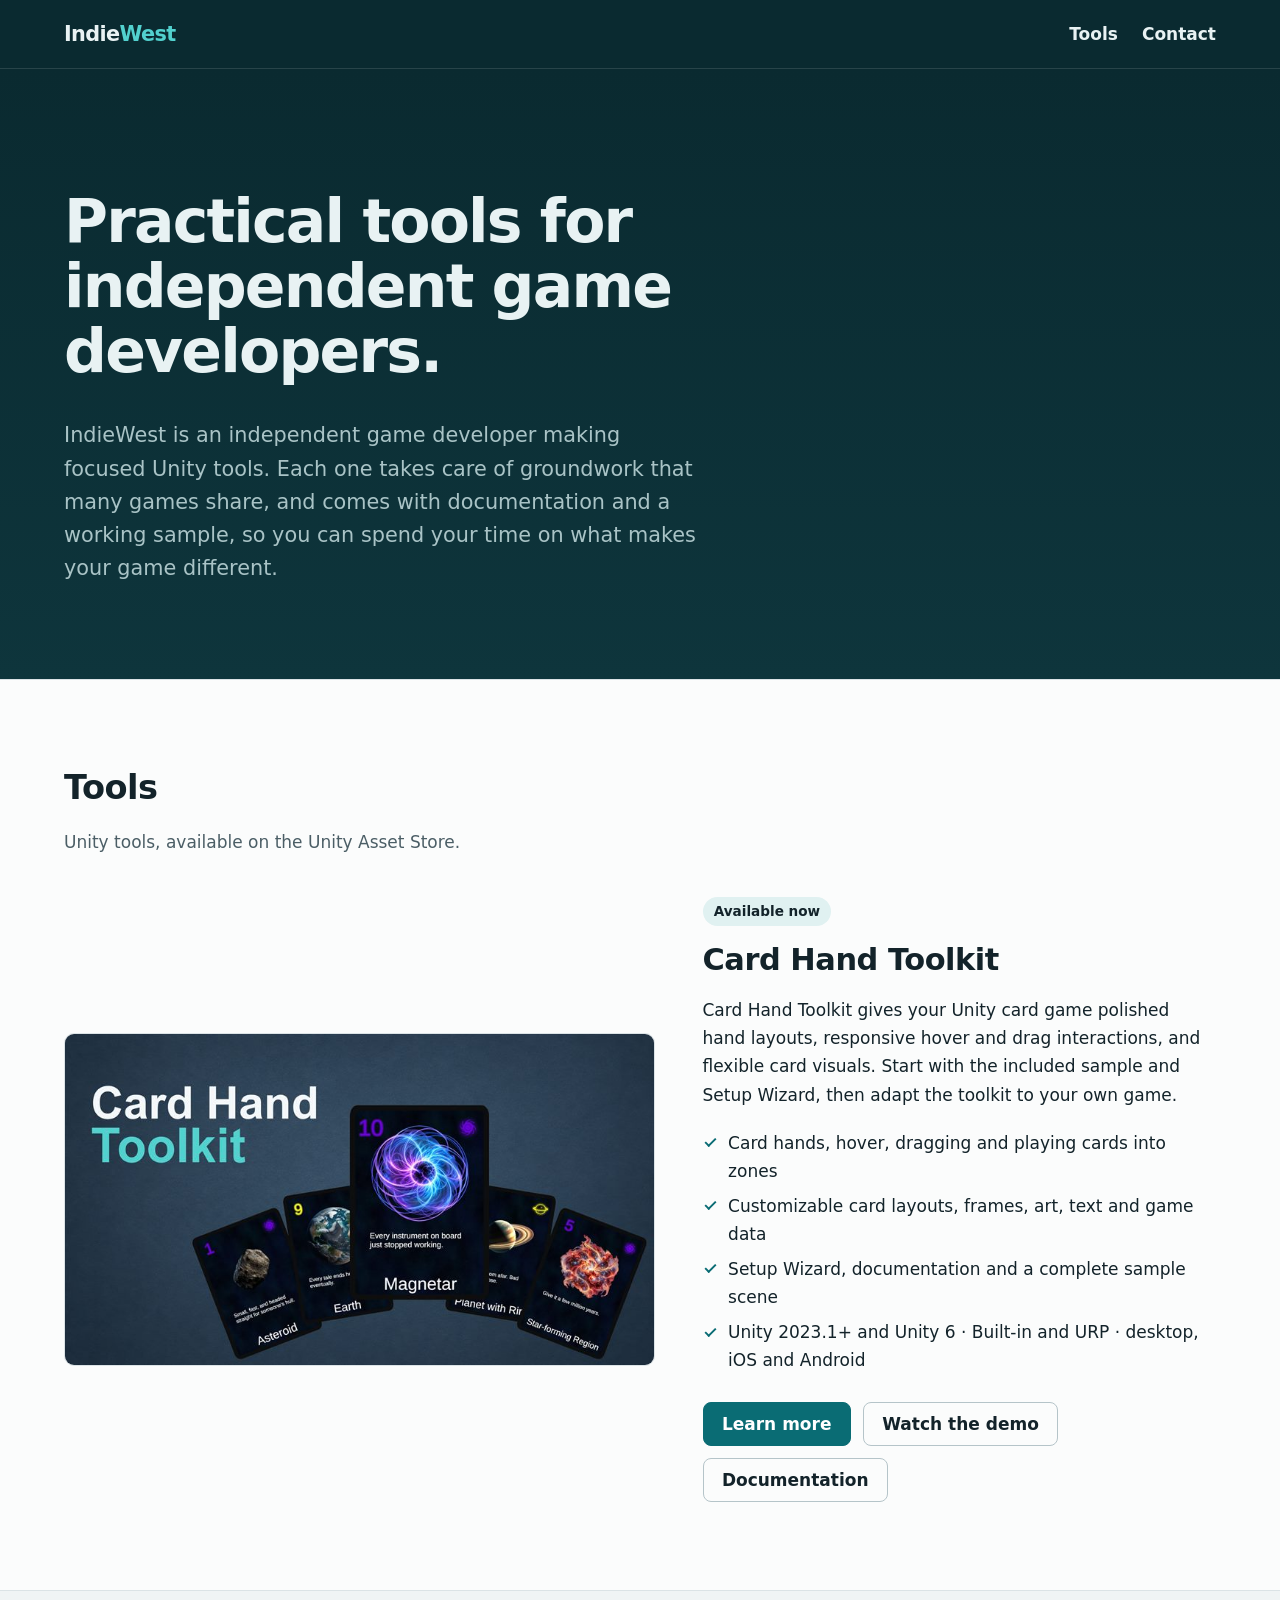
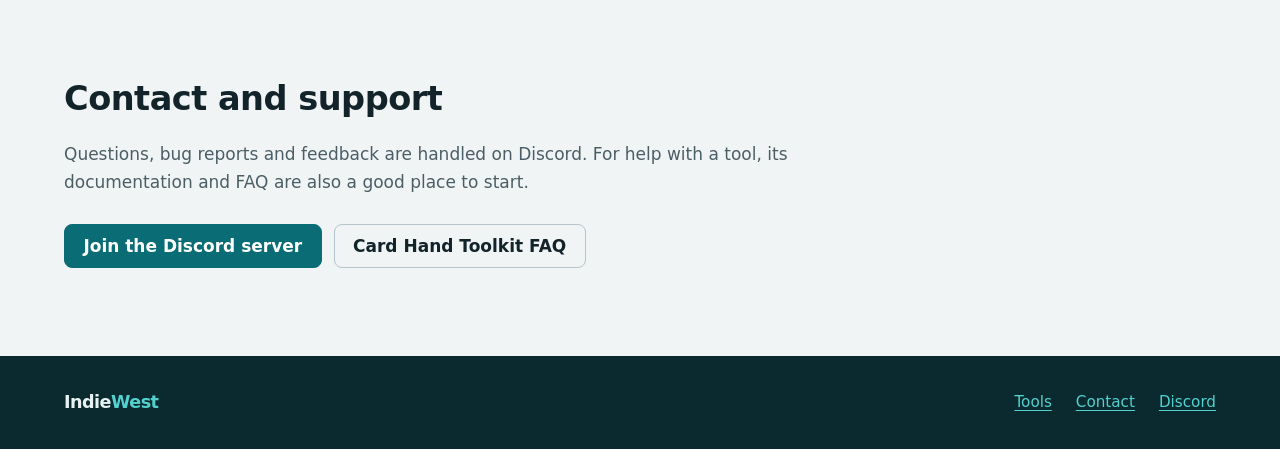
<file: index.html>
<!doctype html>
<html lang="en">
<head>
  <meta charset="utf-8">
  <meta name="viewport" content="width=device-width, initial-scale=1">
  <title>IndieWest · Practical tools for independent game developers</title>
  <meta name="description" content="IndieWest makes practical Unity tools for independent game developers, starting with Card Hand Toolkit for card games.">
  <meta name="color-scheme" content="light dark">
  <link rel="canonical" href="https://david3214.github.io/IndieWest/">
  <meta property="og:type" content="website">
  <meta property="og:site_name" content="IndieWest">
  <meta property="og:title" content="IndieWest · Practical tools for independent game developers">
  <meta property="og:description" content="Practical Unity tools for independent game developers, starting with Card Hand Toolkit.">
  <meta property="og:url" content="https://david3214.github.io/IndieWest/">
  <meta property="og:image" content="https://david3214.github.io/IndieWest/assets/img/card-hand-toolkit/cover-1600.jpg">
  <meta name="twitter:card" content="summary_large_image">
  <link rel="icon" href="assets/favicon-32.png" sizes="32x32">
  <link rel="icon" href="assets/favicon.svg" type="image/svg+xml">
  <link rel="apple-touch-icon" href="assets/apple-touch-icon.png">
  <link rel="stylesheet" href="assets/site.css">
  <script data-goatcounter="https://david3214.goatcounter.com/count" async src="//gc.zgo.at/count.js"></script>
</head>
<body>
  <a class="skip-link" href="#content">Skip to content</a>

  <header class="site-header">
    <div class="container header-inner">
      <a class="wordmark" href="index.html" aria-current="page">Indie<span>West</span></a>
      <nav class="site-nav" aria-label="Main">
        <ul>
          <li><a href="#tools">Tools</a></li>
          <!-- When the first game is listed, add: <li><a href="#games">Games</a></li> -->
          <li><a href="#contact">Contact</a></li>
        </ul>
      </nav>
    </div>
  </header>

  <main id="content" tabindex="-1">
    <section class="hero band" aria-labelledby="intro-title">
      <div class="container">
        <h1 id="intro-title">Practical tools for independent game developers.</h1>
        <p class="lead">IndieWest is an independent game developer making focused Unity tools. Each one takes care of groundwork that many games share, and comes with documentation and a working sample, so you can spend your time on what makes your game different.</p>
      </div>
    </section>

    <section id="tools" class="section" aria-labelledby="tools-title">
      <div class="container">
        <h2 id="tools-title" class="section-title">Tools</h2>
        <p class="section-intro">Unity tools, available on the Unity Asset Store.</p>

        <div class="catalog">
          <!-- One <article class="product-card"> per product. Copy this block to add another. -->
          <article class="product-card" aria-labelledby="cht-title">
            <a class="frame" href="tools/card-hand-toolkit/index.html" tabindex="-1" aria-hidden="true">
              <img src="assets/img/card-hand-toolkit/cover-1600.jpg"
                   srcset="assets/img/card-hand-toolkit/cover-800.jpg 800w, assets/img/card-hand-toolkit/cover-1600.jpg 1600w"
                   sizes="(min-width: 72rem) 38rem, (min-width: 56rem) 52vw, 100vw"
                   width="1600" height="900" alt="">
            </a>
            <div>
              <p class="badge">Available now</p>
              <h3 id="cht-title"><a href="tools/card-hand-toolkit/index.html">Card Hand Toolkit</a></h3>
              <p>Card Hand Toolkit gives your Unity card game polished hand layouts, responsive hover and drag interactions, and flexible card visuals. Start with the included sample and Setup Wizard, then adapt the toolkit to your own game.</p>
              <ul class="check-list">
                <li>Card hands, hover, dragging and playing cards into zones</li>
                <li>Customizable card layouts, frames, art, text and game data</li>
                <li>Setup Wizard, documentation and a complete sample scene</li>
                <li>Unity 2023.1+ and Unity 6 · Built-in and URP · desktop, iOS and Android</li>
              </ul>
              <ul class="button-row">
                <!-- Add once the listing is live: <li><a class="button button-primary" href="ASSET_STORE_URL">View on the Asset Store</a></li> -->
                <li><a class="button button-primary" href="tools/card-hand-toolkit/index.html">Learn more</a></li>
                <li><a class="button" href="https://youtu.be/r8N_8kI9sw8">Watch the demo</a></li>
                <li><a class="button" href="tools/card-hand-toolkit/docs/index.html">Documentation</a></li>
              </ul>
            </div>
          </article>
        </div>
      </div>
    </section>

    <!--
      Games section: when the first game is ready, add it here and a "Games" link in the header.
      <section id="games" class="section" aria-labelledby="games-title">
        <div class="container">
          <h2 id="games-title" class="section-title">Games</h2>
          <div class="catalog"> ...product-card blocks linking to games/<slug>/... </div>
        </div>
      </section>
    -->

    <section id="contact" class="section section-tint" aria-labelledby="contact-title">
      <div class="container">
        <h2 id="contact-title" class="section-title">Contact and support</h2>
        <p class="section-intro">Questions, bug reports and feedback are handled on Discord. For help with a tool, its documentation and FAQ are also a good place to start.</p>
        <ul class="button-row">
          <li><a class="button button-primary" href="https://discord.gg/rC7wVukEpu">Join the Discord server</a></li>
          <li><a class="button" href="tools/card-hand-toolkit/docs/faq.html">Card Hand Toolkit FAQ</a></li>
        </ul>
      </div>
    </section>
  </main>

  <footer class="site-footer">
    <div class="container footer-inner">
      <a class="wordmark wordmark-small" href="index.html">Indie<span>West</span></a>
      <ul class="footer-links">
        <li><a href="#tools">Tools</a></li>
        <li><a href="#contact">Contact</a></li>
        <li><a href="https://discord.gg/rC7wVukEpu">Discord</a></li>
      </ul>
    </div>
  </footer>
</body>
</html>
</file>
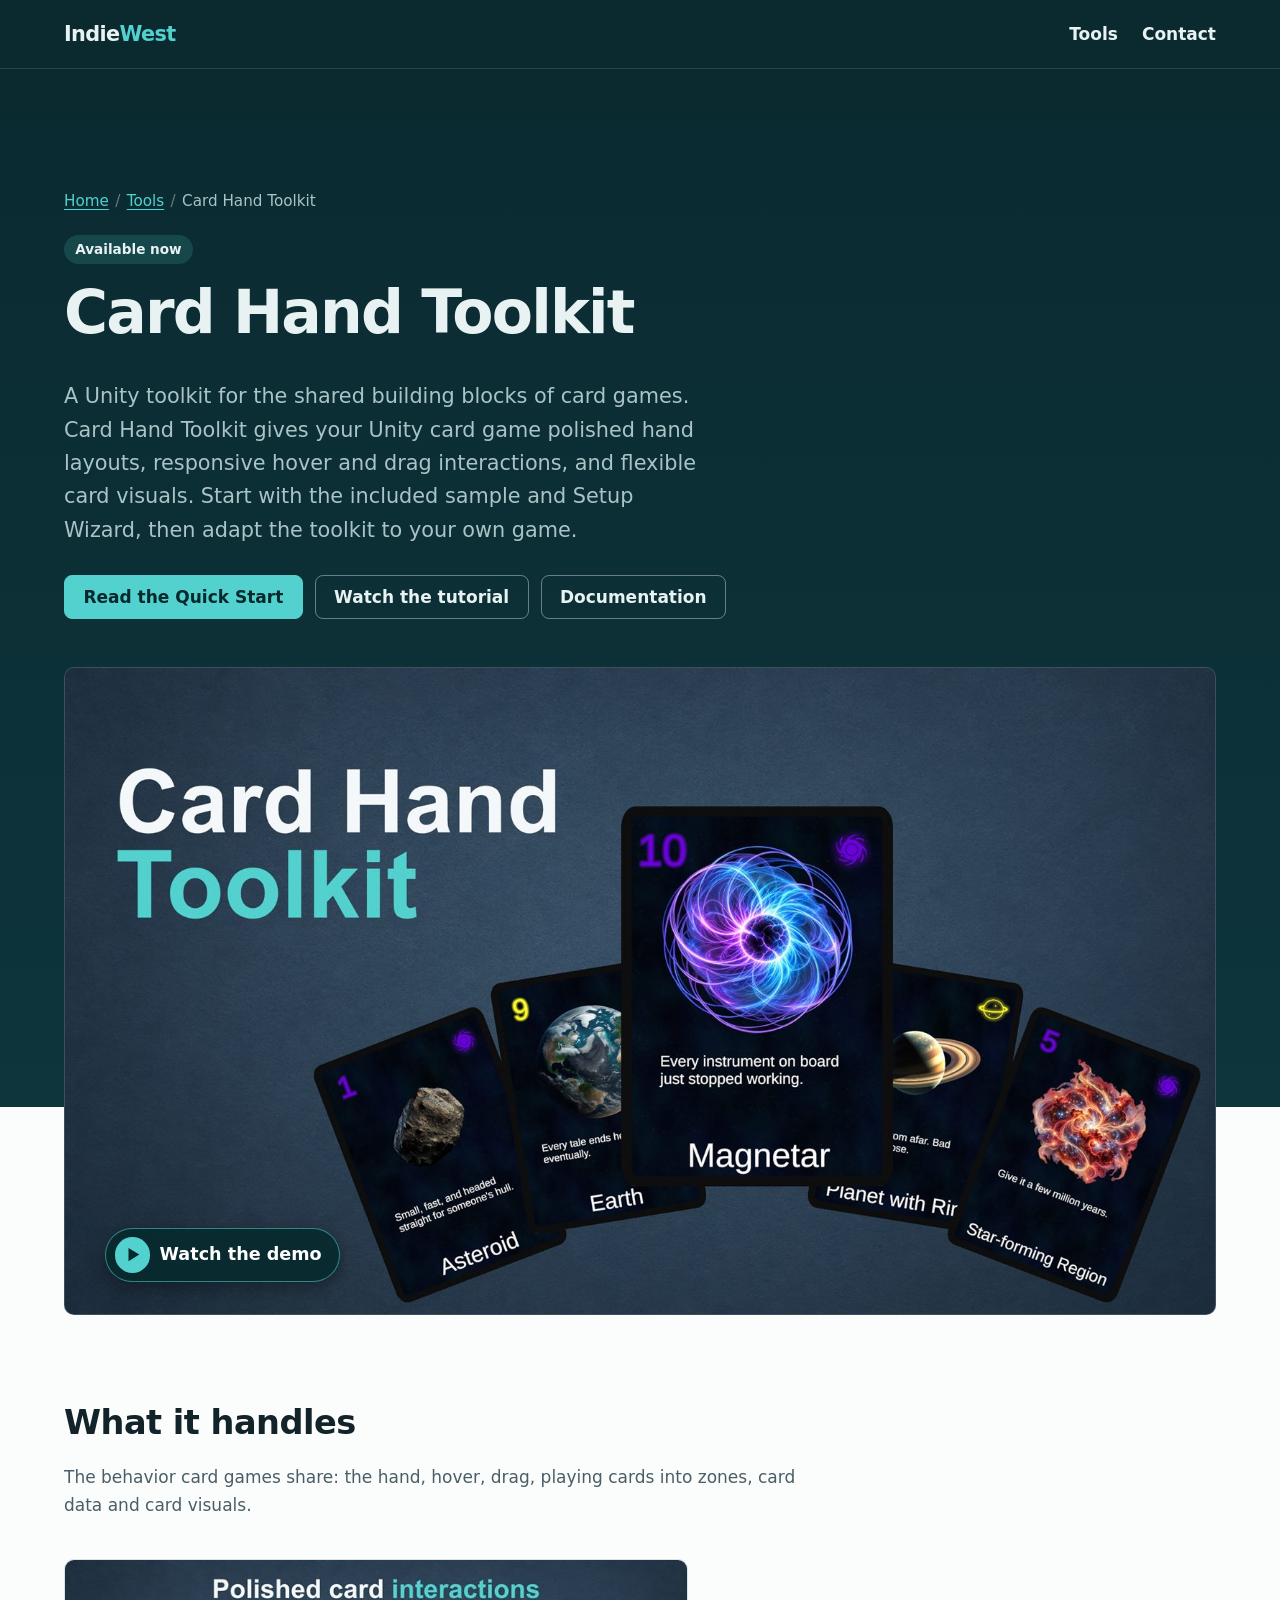
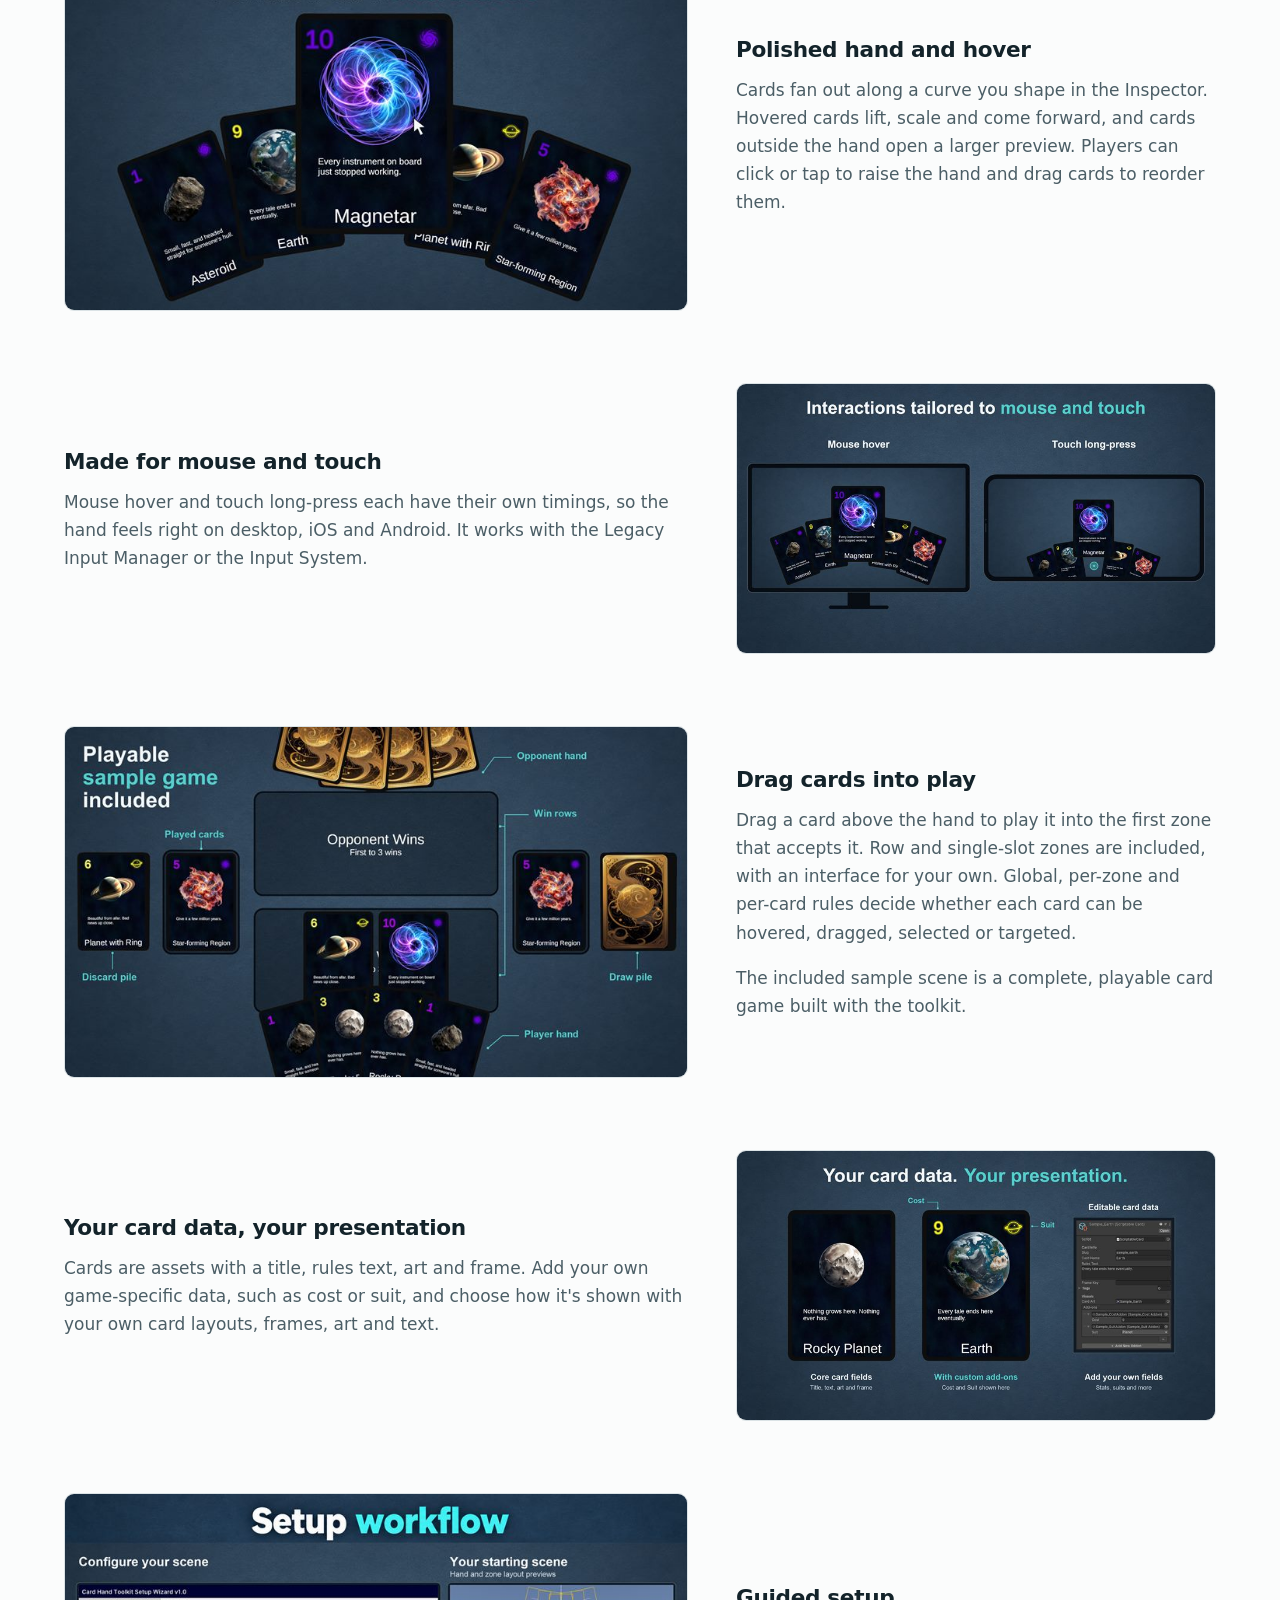
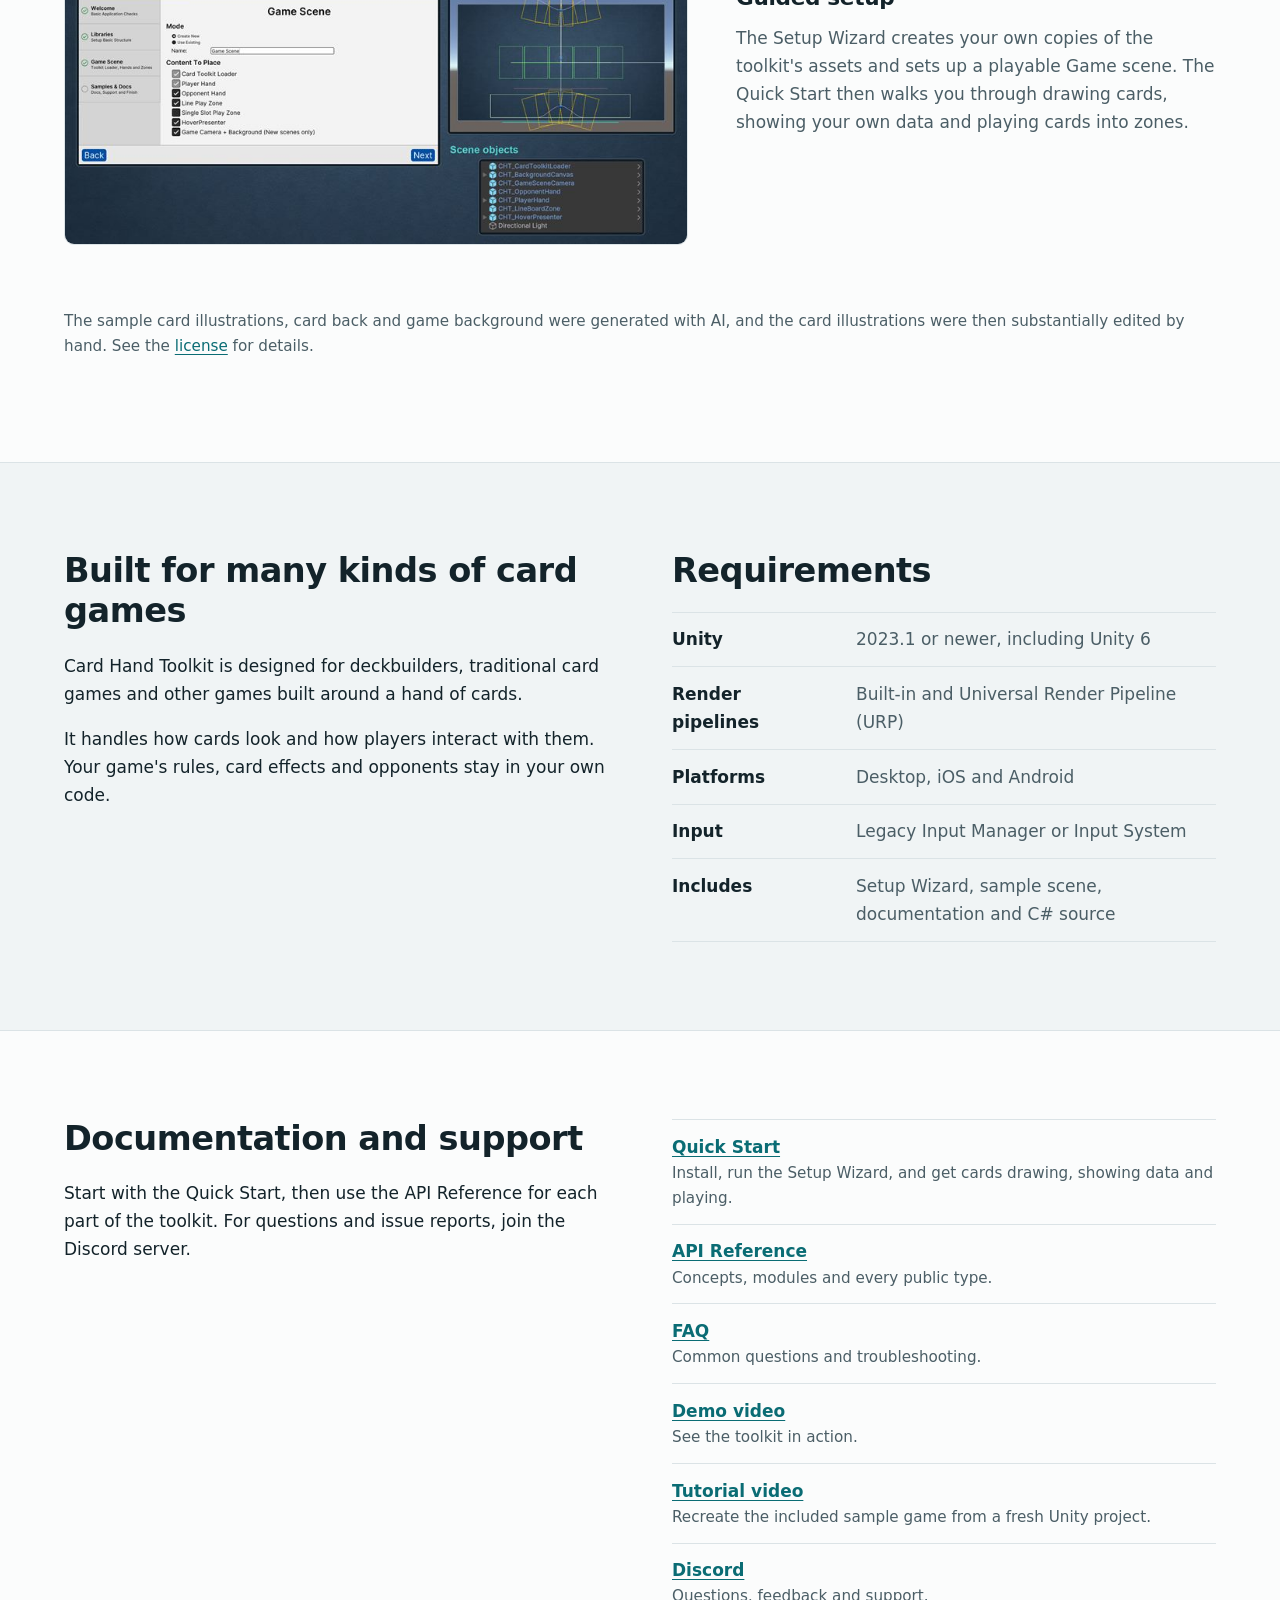
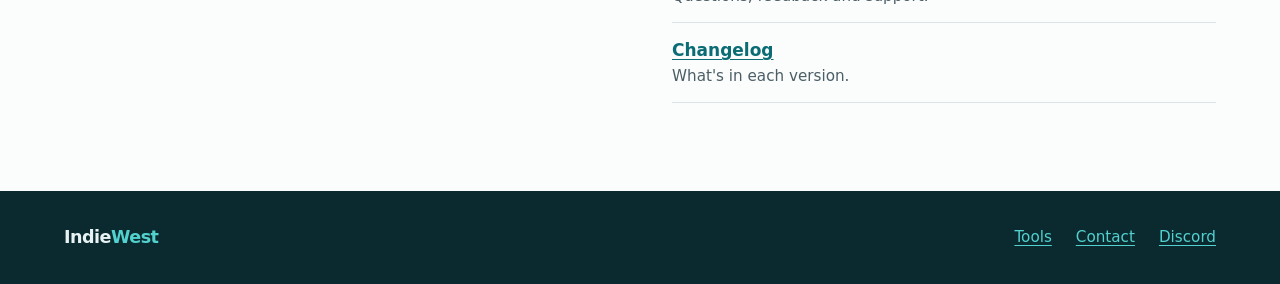
<file: tools/card-hand-toolkit/index.html>
<!doctype html>
<html lang="en">
<head>
  <meta charset="utf-8">
  <meta name="viewport" content="width=device-width, initial-scale=1">
  <title>Card Hand Toolkit for Unity · IndieWest</title>
  <meta name="description" content="Card Hand Toolkit gives your Unity card game polished hand layouts, responsive hover and drag interactions, and flexible card visuals.">
  <meta name="color-scheme" content="light dark">
  <link rel="canonical" href="https://david3214.github.io/IndieWest/tools/card-hand-toolkit/">
  <meta property="og:type" content="product">
  <meta property="og:site_name" content="IndieWest">
  <meta property="og:title" content="Card Hand Toolkit for Unity">
  <meta property="og:description" content="Polished hand layouts, responsive hover and drag interactions, and flexible card visuals for Unity card games.">
  <meta property="og:url" content="https://david3214.github.io/IndieWest/tools/card-hand-toolkit/">
  <meta property="og:image" content="https://david3214.github.io/IndieWest/assets/img/card-hand-toolkit/cover-1600.jpg">
  <meta name="twitter:card" content="summary_large_image">
  <link rel="icon" href="../../assets/favicon-32.png" sizes="32x32">
  <link rel="icon" href="../../assets/favicon.svg" type="image/svg+xml">
  <link rel="apple-touch-icon" href="../../assets/apple-touch-icon.png">
  <link rel="stylesheet" href="../../assets/site.css">
  <script src="../../assets/video.js" defer></script>
  <script data-goatcounter="https://david3214.goatcounter.com/count" async src="//gc.zgo.at/count.js"></script>
</head>
<body>
  <a class="skip-link" href="#content">Skip to content</a>

  <header class="site-header">
    <div class="container header-inner">
      <a class="wordmark" href="../../index.html">Indie<span>West</span></a>
      <nav class="site-nav" aria-label="Main">
        <ul>
          <li><a href="../../index.html#tools">Tools</a></li>
          <li><a href="../../index.html#contact">Contact</a></li>
        </ul>
      </nav>
    </div>
  </header>

  <main id="content" tabindex="-1">
    <section class="hero product-hero band" aria-labelledby="product-title">
      <div class="container">
        <nav class="breadcrumb" aria-label="Breadcrumb">
          <ol>
            <li><a href="../../index.html">Home</a></li>
            <li><a href="../../index.html#tools">Tools</a></li>
            <li aria-current="page">Card Hand Toolkit</li>
          </ol>
        </nav>
        <p class="badge">Available now</p>
        <h1 id="product-title">Card Hand Toolkit</h1>
        <p class="lead">A Unity toolkit for the shared building blocks of card games. Card Hand Toolkit gives your Unity card game polished hand layouts, responsive hover and drag interactions, and flexible card visuals. Start with the included sample and Setup Wizard, then adapt the toolkit to your own game.</p>
        <ul class="button-row">
          <!-- Add once the listing is live: <li><a class="button button-primary" href="ASSET_STORE_URL">View on the Asset Store</a></li> -->
          <li><a class="button button-primary" href="docs/quickstart.html">Read the Quick Start</a></li>
          <li><a class="button" href="https://youtu.be/L_v_jIwN_XA">Watch the tutorial</a></li>
          <li><a class="button" href="docs/index.html">Documentation</a></li>
        </ul>
        <!-- Demo video: a poster that links to YouTube. assets/video.js swaps in the player when it's clicked. -->
        <div id="demo" class="frame video">
          <a class="video-poster" href="https://youtu.be/r8N_8kI9sw8" data-youtube-id="r8N_8kI9sw8" data-title="Card Hand Toolkit demo video">
            <img src="../../assets/img/card-hand-toolkit/cover-1600.jpg"
                 srcset="../../assets/img/card-hand-toolkit/cover-800.jpg 800w, ../../assets/img/card-hand-toolkit/cover-1600.jpg 1600w"
                 sizes="(min-width: 72rem) 72rem, 100vw"
                 width="1600" height="900"
                 alt="">
            <span class="video-play">
              <svg viewBox="0 0 24 24" width="24" height="24" aria-hidden="true" focusable="false"><path d="M8 5.5v13l10.5-6.5z" fill="currentColor"/></svg>
              Watch the demo
            </span>
          </a>
        </div>
      </div>
    </section>

    <section class="section" aria-labelledby="features-title">
      <div class="container">
        <h2 id="features-title" class="section-title">What it handles</h2>
        <p class="section-intro">The behavior card games share: the hand, hover, drag, playing cards into zones, card data and card visuals.</p>

        <div class="feature-list">
          <article class="feature">
            <figure class="frame">
              <img src="../../assets/img/card-hand-toolkit/hand-hover-1600.jpg"
                   srcset="../../assets/img/card-hand-toolkit/hand-hover-800.jpg 800w, ../../assets/img/card-hand-toolkit/hand-hover-1600.jpg 1600w"
                   sizes="(min-width: 72rem) 40rem, (min-width: 56rem) 56vw, 100vw"
                   width="1600" height="900" loading="lazy" decoding="async"
                   alt="Captioned &quot;Polished card interactions&quot;: the mouse pointer hovers the centre card of a fanned hand, which lifts and grows above its neighbours.">
            </figure>
            <div>
              <h3>Polished hand and hover</h3>
              <p>Cards fan out along a curve you shape in the Inspector. Hovered cards lift, scale and come forward, and cards outside the hand open a larger preview. Players can click or tap to raise the hand and drag cards to reorder them.</p>
            </div>
          </article>

          <article class="feature">
            <figure class="frame">
              <img src="../../assets/img/card-hand-toolkit/mouse-touch-1600.jpg"
                   srcset="../../assets/img/card-hand-toolkit/mouse-touch-800.jpg 800w, ../../assets/img/card-hand-toolkit/mouse-touch-1600.jpg 1600w"
                   sizes="(min-width: 72rem) 40rem, (min-width: 56rem) 56vw, 100vw"
                   width="1600" height="900" loading="lazy" decoding="async"
                   alt="Captioned &quot;Interactions tailored to mouse and touch&quot;: the same hand on a desktop monitor with mouse hover, and on a phone with a touch long-press preview.">
            </figure>
            <div>
              <h3>Made for mouse and touch</h3>
              <p>Mouse hover and touch long-press each have their own timings, so the hand feels right on desktop, iOS and Android. It works with the Legacy Input Manager or the Input System.</p>
            </div>
          </article>

          <article class="feature">
            <figure class="frame">
              <img src="../../assets/img/card-hand-toolkit/sample-game-1600.jpg"
                   srcset="../../assets/img/card-hand-toolkit/sample-game-800.jpg 800w, ../../assets/img/card-hand-toolkit/sample-game-1600.jpg 1600w"
                   sizes="(min-width: 72rem) 40rem, (min-width: 56rem) 56vw, 100vw"
                   width="1600" height="900" loading="lazy" decoding="async"
                   alt="Captioned &quot;Playable sample game included&quot;: the sample scene, with labels for the opponent hand, played cards, win rows, player hand, discard pile and draw pile.">
            </figure>
            <div>
              <h3>Drag cards into play</h3>
              <p>Drag a card above the hand to play it into the first zone that accepts it. Row and single-slot zones are included, with an interface for your own. Global, per-zone and per-card rules decide whether each card can be hovered, dragged, selected or targeted.</p>
              <p>The included sample scene is a complete, playable card game built with the toolkit.</p>
            </div>
          </article>

          <article class="feature">
            <figure class="frame">
              <img src="../../assets/img/card-hand-toolkit/customization-1600.jpg"
                   srcset="../../assets/img/card-hand-toolkit/customization-800.jpg 800w, ../../assets/img/card-hand-toolkit/customization-1600.jpg 1600w"
                   sizes="(min-width: 72rem) 40rem, (min-width: 56rem) 56vw, 100vw"
                   width="1600" height="900" loading="lazy" decoding="async"
                   alt="Captioned &quot;Your card data. Your presentation.&quot;: a card with the core fields, the same layout showing custom Cost and Suit add-ons, and the Unity Inspector where that data is edited.">
            </figure>
            <div>
              <h3>Your card data, your presentation</h3>
              <p>Cards are assets with a title, rules text, art and frame. Add your own game-specific data, such as cost or suit, and choose how it's shown with your own card layouts, frames, art and text.</p>
            </div>
          </article>

          <article class="feature">
            <figure class="frame">
              <img src="../../assets/img/card-hand-toolkit/setup-workflow-1600.jpg"
                   srcset="../../assets/img/card-hand-toolkit/setup-workflow-800.jpg 800w, ../../assets/img/card-hand-toolkit/setup-workflow-1600.jpg 1600w"
                   sizes="(min-width: 72rem) 40rem, (min-width: 56rem) 56vw, 100vw"
                   width="1600" height="900" loading="lazy" decoding="async"
                   alt="Captioned &quot;Setup workflow&quot;: the Card Hand Toolkit Setup Wizard choosing what to place in a new Game scene, next to the resulting scene layout and its objects in the Hierarchy.">
            </figure>
            <div>
              <h3>Guided setup</h3>
              <p>The Setup Wizard creates your own copies of the toolkit's assets and sets up a playable Game scene. The Quick Start then walks you through drawing cards, showing your own data and playing cards into zones.</p>
            </div>
          </article>
        </div>

        <p class="note">The sample card illustrations, card back and game background were generated with AI, and the card illustrations were then substantially edited by hand. See the <a href="docs/license.html">license</a> for details.</p>
      </div>
    </section>

    <section class="section section-tint" aria-labelledby="fit-title">
      <div class="container split">
        <div>
          <h2 id="fit-title" class="section-title">Built for many kinds of card games</h2>
          <p>Card Hand Toolkit is designed for deckbuilders, traditional card games and other games built around a hand of cards.</p>
          <p>It handles how cards look and how players interact with them. Your game's rules, card effects and opponents stay in your own code.</p>
        </div>
        <div>
          <h2 class="section-title" id="requirements-title">Requirements</h2>
          <dl class="spec" aria-labelledby="requirements-title">
            <div><dt>Unity</dt><dd>2023.1 or newer, including Unity 6</dd></div>
            <div><dt>Render pipelines</dt><dd>Built-in and Universal Render Pipeline (URP)</dd></div>
            <div><dt>Platforms</dt><dd>Desktop, iOS and Android</dd></div>
            <div><dt>Input</dt><dd>Legacy Input Manager or Input System</dd></div>
            <div><dt>Includes</dt><dd>Setup Wizard, sample scene, documentation and C# source</dd></div>
          </dl>
        </div>
      </div>
    </section>

    <section class="section" aria-labelledby="docs-title">
      <div class="container split">
        <div>
          <h2 id="docs-title" class="section-title">Documentation and support</h2>
          <p>Start with the Quick Start, then use the API Reference for each part of the toolkit. For questions and issue reports, join the Discord server.</p>
        </div>
        <ul class="link-list">
          <li><a href="docs/quickstart.html">Quick Start</a><span>Install, run the Setup Wizard, and get cards drawing, showing data and playing.</span></li>
          <li><a href="docs/api.html">API Reference</a><span>Concepts, modules and every public type.</span></li>
          <li><a href="docs/faq.html">FAQ</a><span>Common questions and troubleshooting.</span></li>
          <li><a href="https://youtu.be/r8N_8kI9sw8">Demo video</a><span>See the toolkit in action.</span></li>
          <li><a href="https://youtu.be/L_v_jIwN_XA">Tutorial video</a><span>Recreate the included sample game from a fresh Unity project.</span></li>
          <li><a href="https://discord.gg/rC7wVukEpu">Discord</a><span>Questions, feedback and support.</span></li>
          <li><a href="docs/changelog.html">Changelog</a><span>What's in each version.</span></li>
        </ul>
      </div>
    </section>
  </main>

  <footer class="site-footer">
    <div class="container footer-inner">
      <a class="wordmark wordmark-small" href="../../index.html">Indie<span>West</span></a>
      <ul class="footer-links">
        <li><a href="../../index.html#tools">Tools</a></li>
        <li><a href="../../index.html#contact">Contact</a></li>
        <li><a href="https://discord.gg/rC7wVukEpu">Discord</a></li>
      </ul>
    </div>
  </footer>
</body>
</html>
</file>
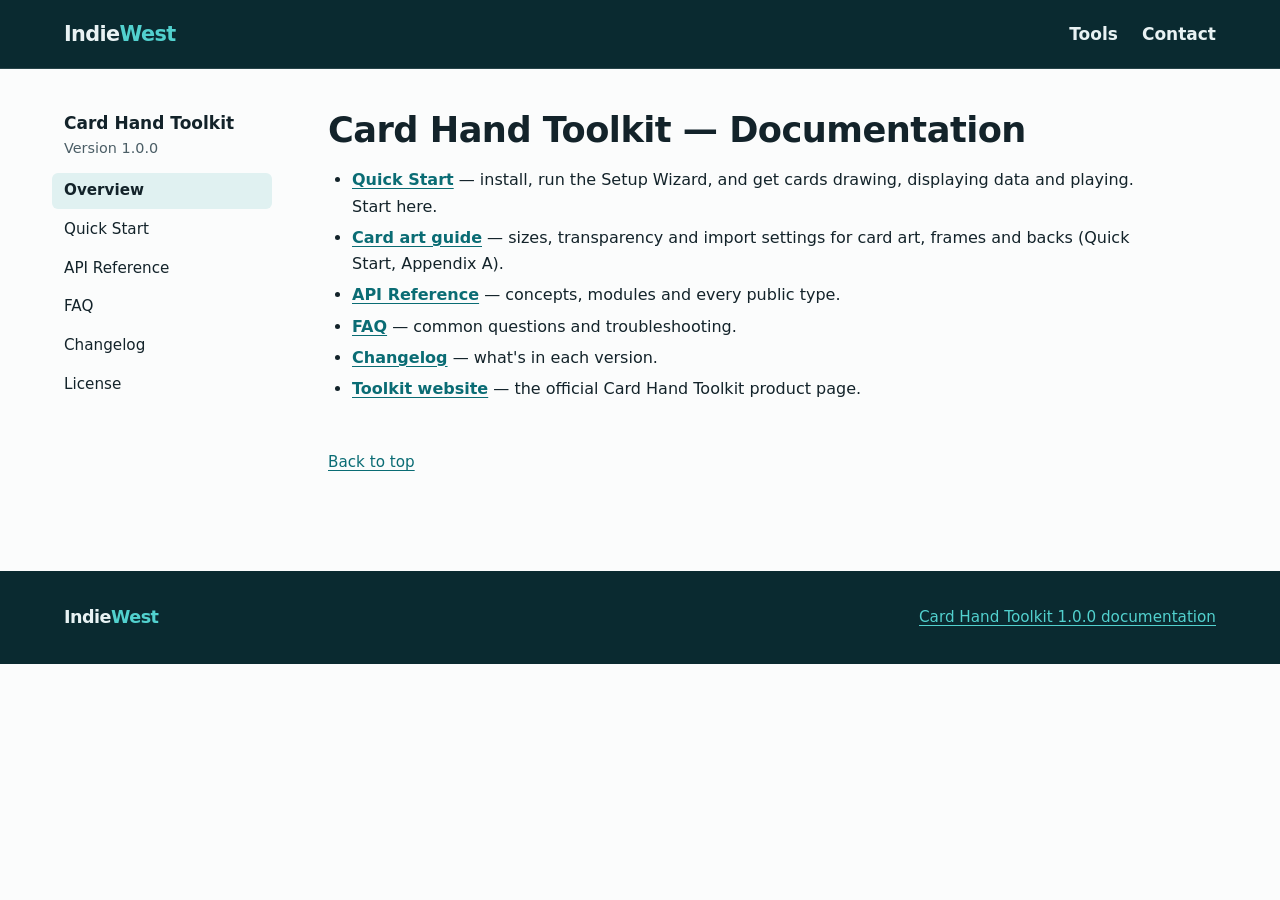
<file: tools/card-hand-toolkit/docs/index.html>
<!doctype html>
<html lang="en">
<head>
  <meta charset="utf-8">
  <meta name="viewport" content="width=device-width, initial-scale=1">
  <!-- Generated by scripts/docs.mjs from docs-src/card-hand-toolkit/README.md. Do not edit: change the Markdown in the Unity project, then import and build. -->
  <title>Overview · Card Hand Toolkit 1.0.0 documentation · IndieWest</title>
  <meta name="description" content="Overview for Card Hand Toolkit 1.0.0, a Unity toolkit by IndieWest.">
  <meta name="color-scheme" content="light dark">
  <link rel="icon" href="../../../assets/favicon-32.png" sizes="32x32">
  <link rel="icon" href="../../../assets/favicon.svg" type="image/svg+xml">
  <link rel="apple-touch-icon" href="../../../assets/apple-touch-icon.png">
  <link rel="stylesheet" href="../../../assets/site.css">
  <script data-goatcounter="https://david3214.goatcounter.com/count" async src="//gc.zgo.at/count.js"></script>
</head>
<body>
  <a class="skip-link" href="#content">Skip to content</a>

  <header class="site-header">
    <div class="container header-inner">
      <a class="wordmark" href="../../../index.html">Indie<span>West</span></a>
      <nav class="site-nav" aria-label="Main">
        <ul>
          <li><a href="../../../index.html#tools">Tools</a></li>
          <li><a href="../../../index.html#contact">Contact</a></li>
        </ul>
      </nav>
    </div>
  </header>

  <div class="container docs-layout">
    <aside class="docs-sidebar">
      <p class="docs-product"><a href="../index.html">Card Hand Toolkit</a> <span class="docs-version">Version 1.0.0</span></p>
      <nav class="docs-nav" aria-label="Documentation">
        <ul>
          <li><a href="index.html" aria-current="page">Overview</a></li>
          <li><a href="quickstart.html">Quick Start</a></li>
          <li><a href="api.html">API Reference</a></li>
          <li><a href="faq.html">FAQ</a></li>
          <li><a href="changelog.html">Changelog</a></li>
          <li><a href="license.html">License</a></li>
        </ul>
      </nav>
    </aside>

    <main id="content" class="prose" tabindex="-1">
<div class="heading"><h1 id="card-hand-toolkit--documentation">Card Hand Toolkit — Documentation</h1><a class="heading-anchor" href="#card-hand-toolkit--documentation" aria-label="Link to section: Card Hand Toolkit — Documentation">#</a></div>
<ul>
<li><strong><a href="quickstart.html">Quick Start</a></strong> — install, run the Setup Wizard, and get cards drawing, displaying data and playing. Start here.</li>
<li><strong><a href="quickstart.html#quick-start-art">Card art guide</a></strong> — sizes, transparency and import settings for card art, frames and backs (Quick Start, Appendix A).</li>
<li><strong><a href="api.html">API Reference</a></strong> — concepts, modules and every public type.</li>
<li><strong><a href="faq.html">FAQ</a></strong> — common questions and troubleshooting.</li>
<li><strong><a href="changelog.html">Changelog</a></strong> — what&#39;s in each version.</li>
<li><strong><a href="../index.html">Toolkit website</a></strong> — the official Card Hand Toolkit product page.</li>
</ul>
      <p class="back-to-top"><a href="#content">Back to top</a></p>
    </main>
  </div>

  <footer class="site-footer">
    <div class="container footer-inner">
      <a class="wordmark wordmark-small" href="../../../index.html">Indie<span>West</span></a>
      <p><a href="index.html">Card Hand Toolkit 1.0.0 documentation</a></p>
    </div>
  </footer>
</body>
</html>
</file>
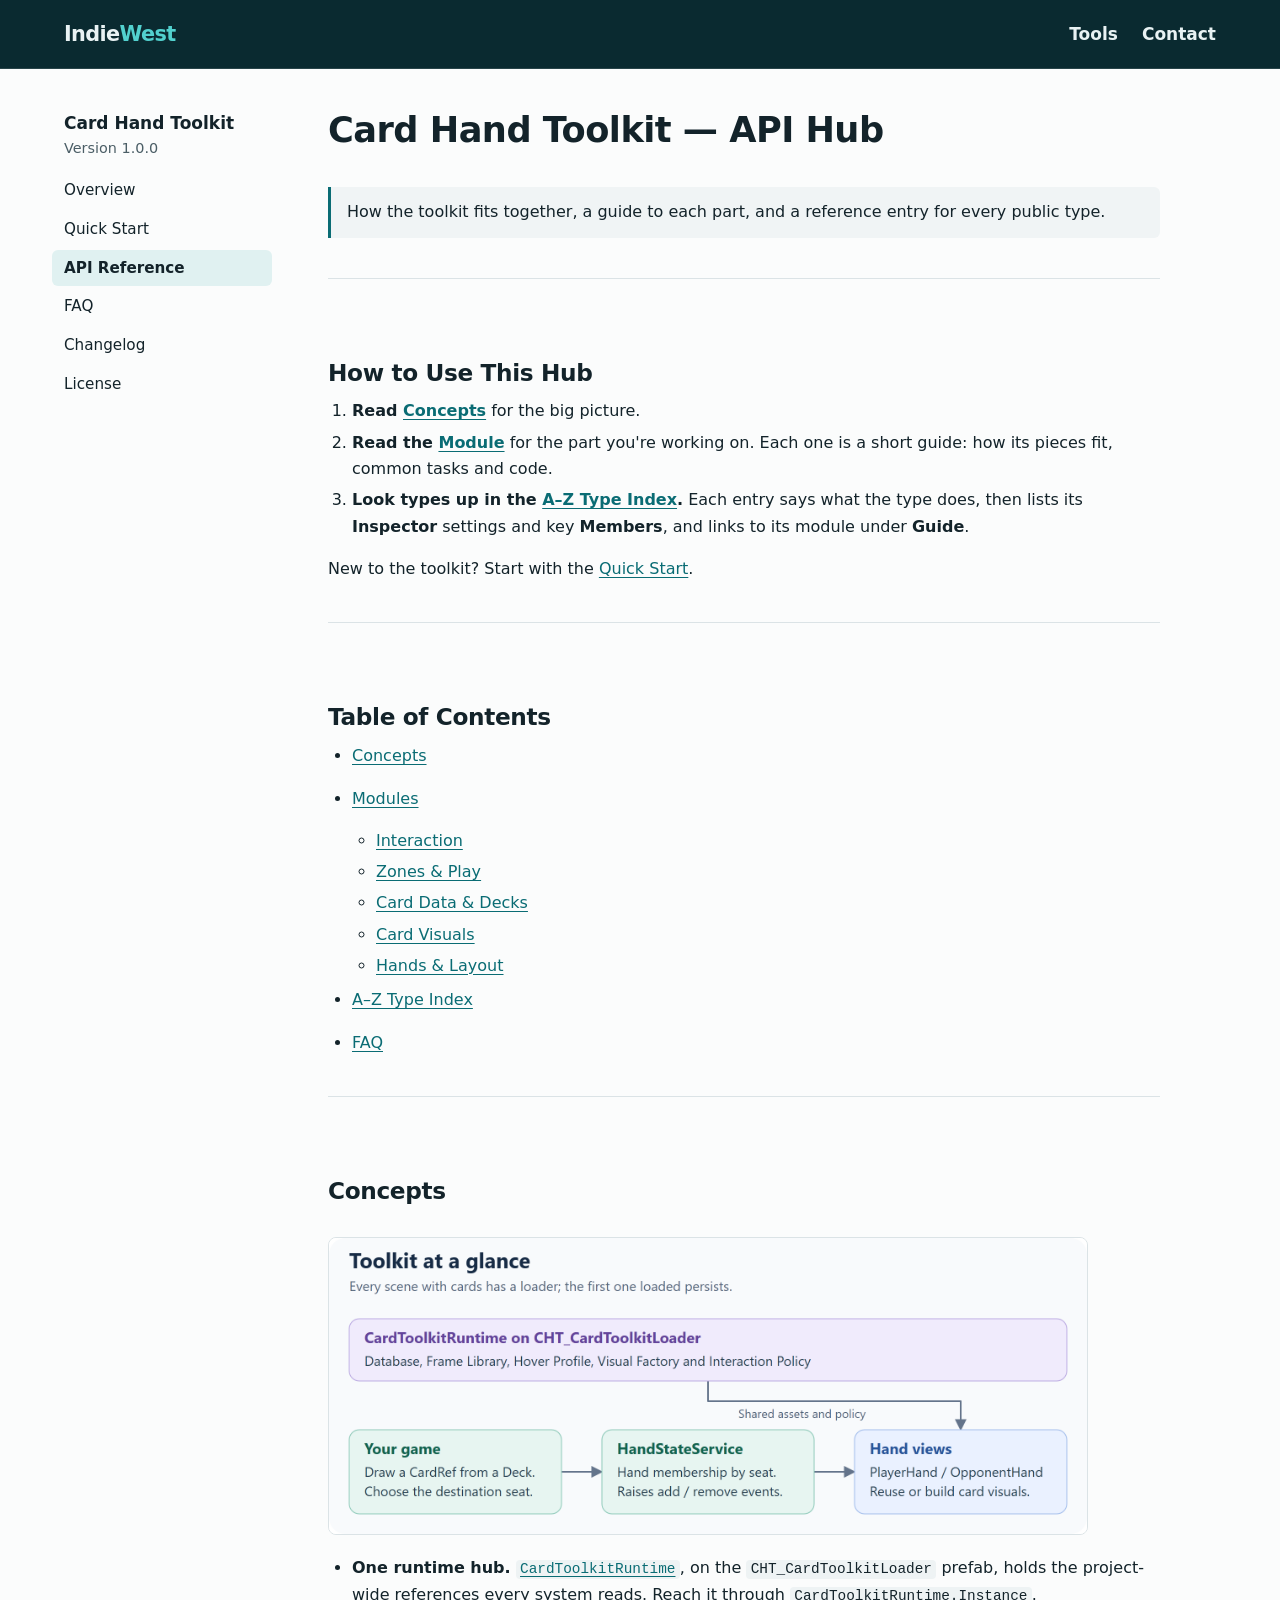
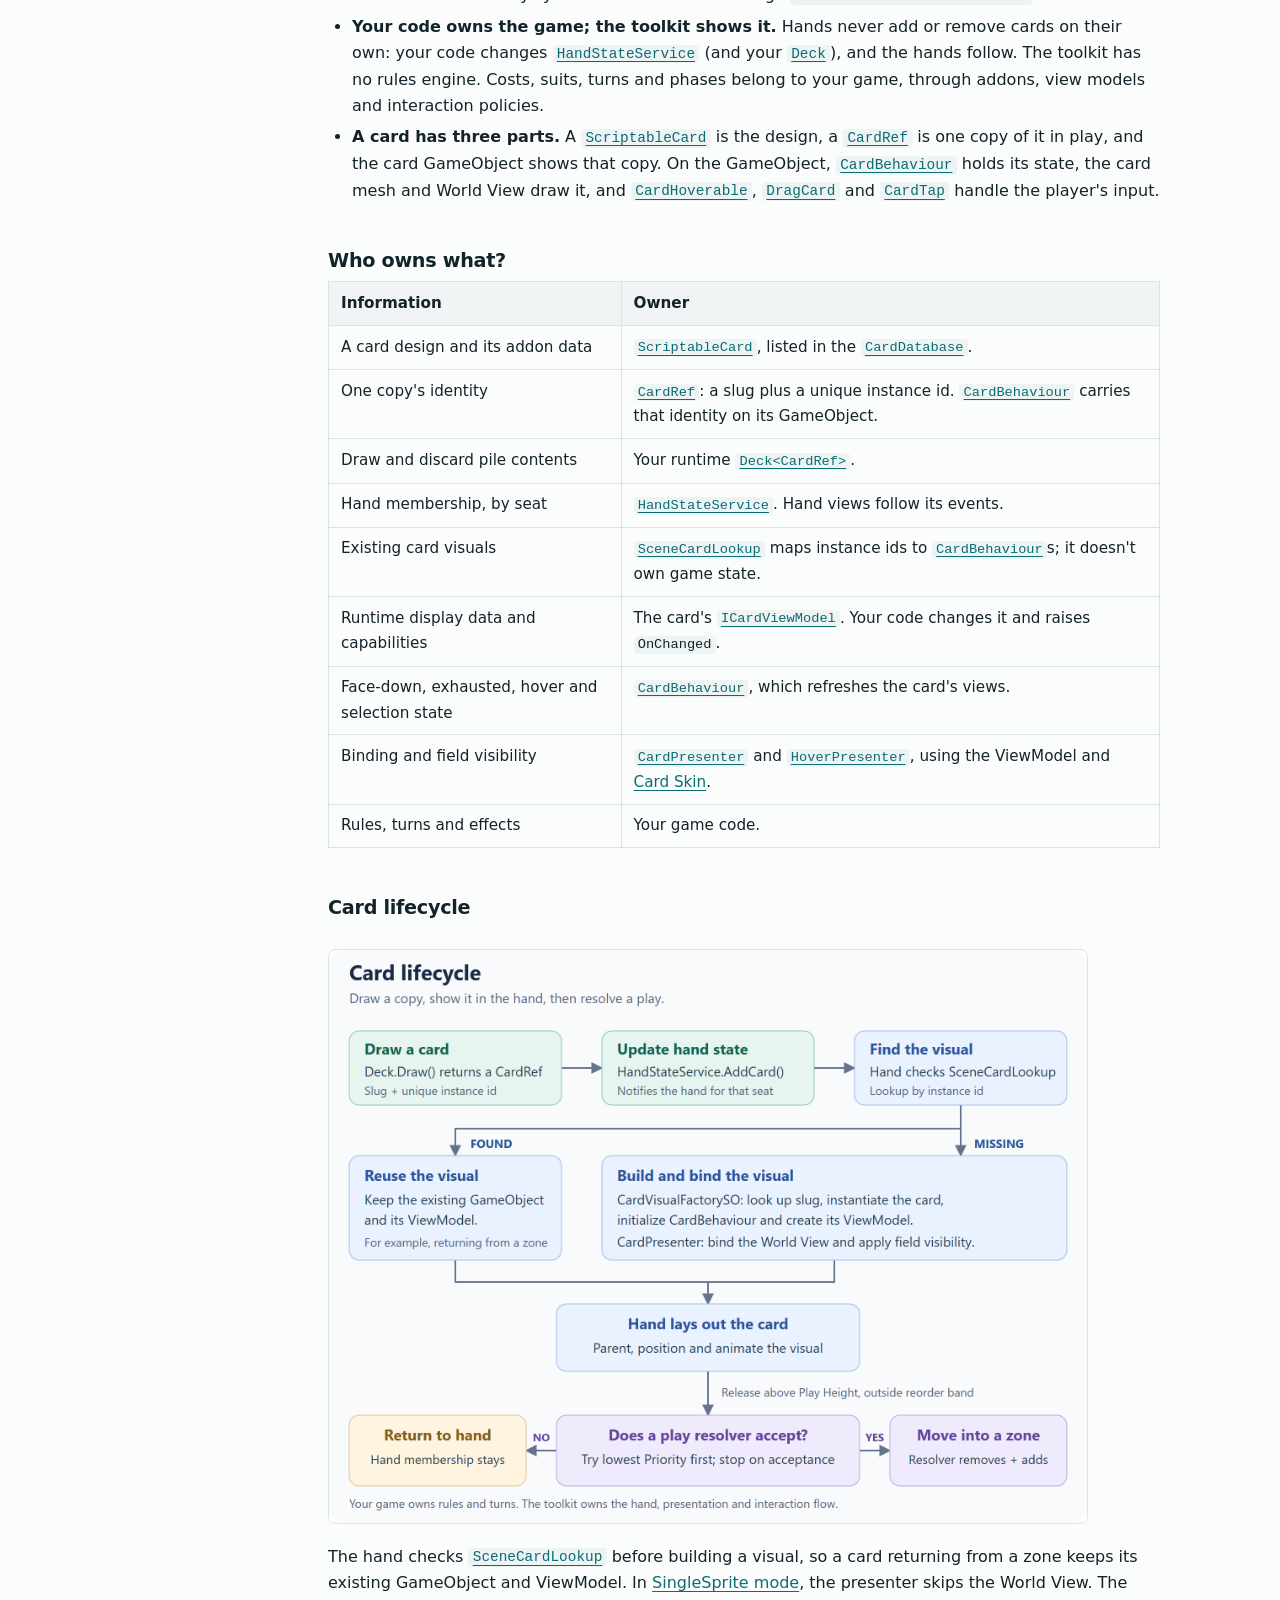
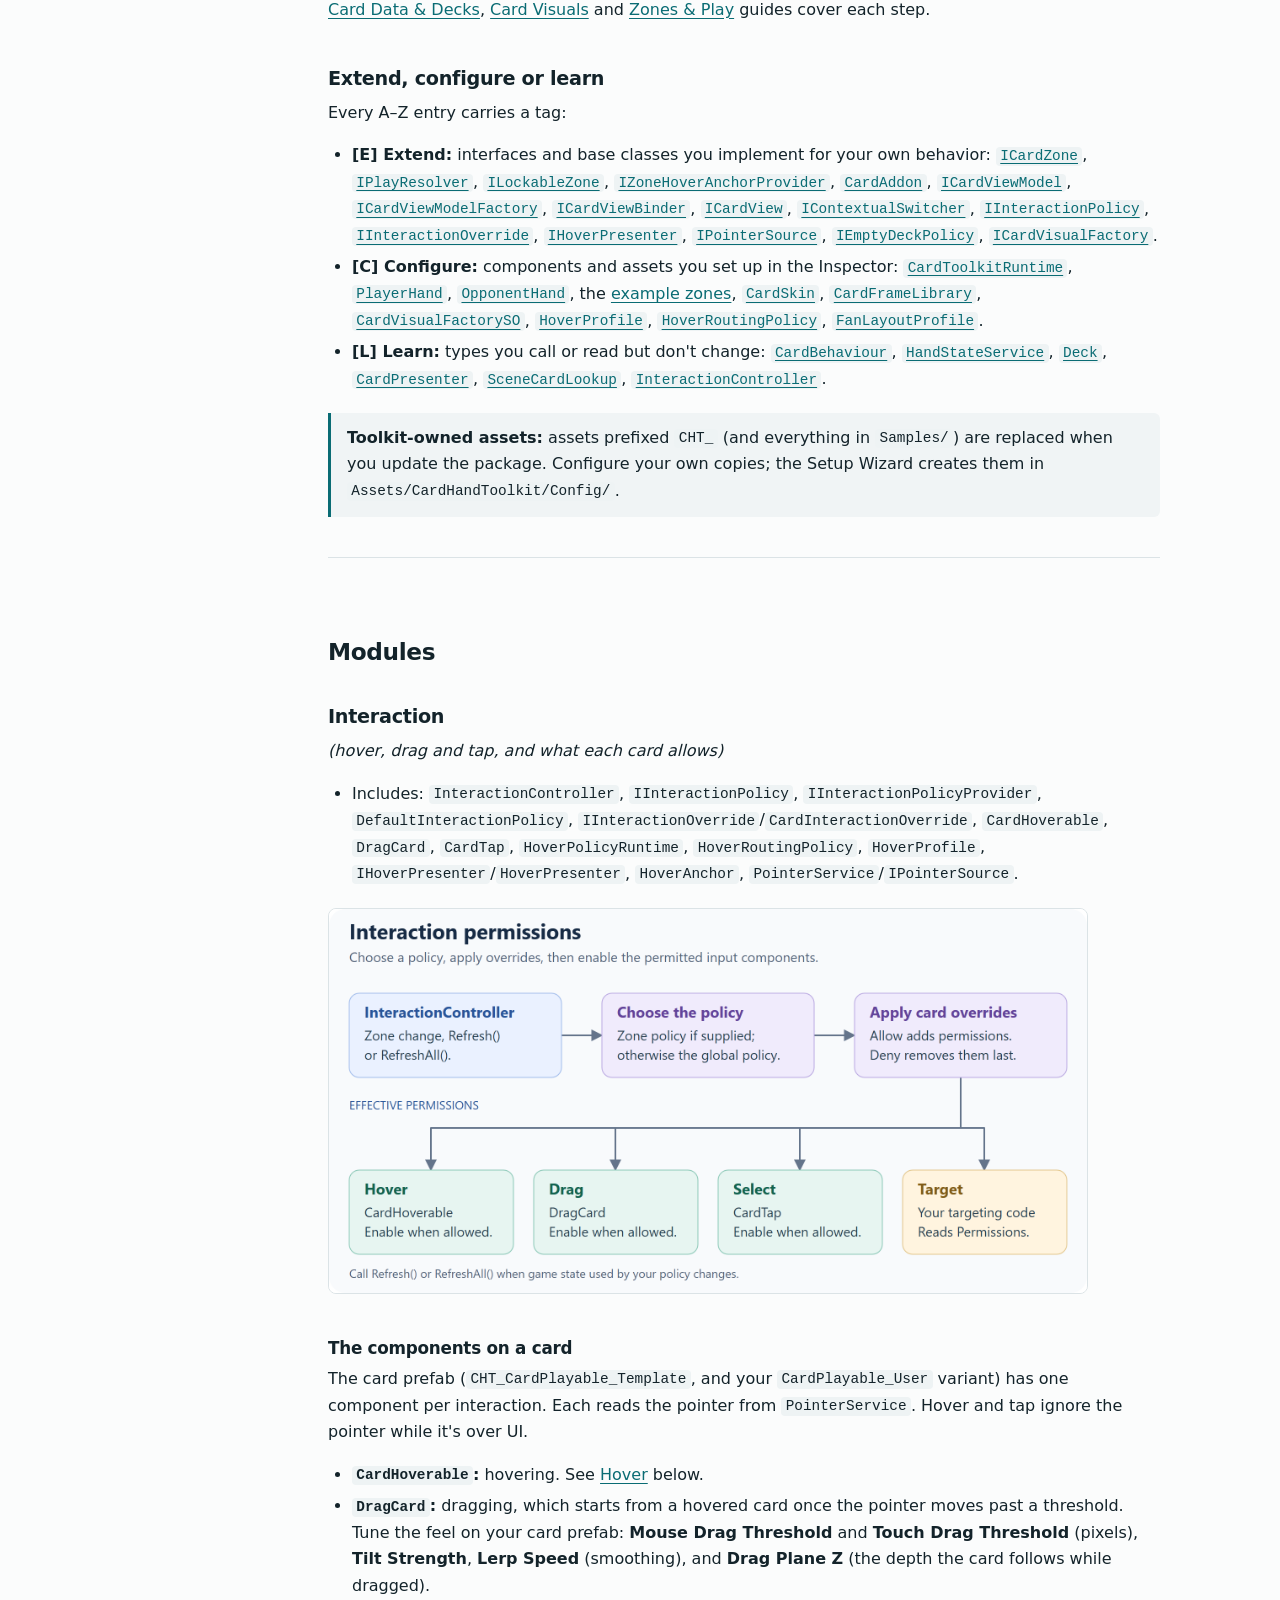
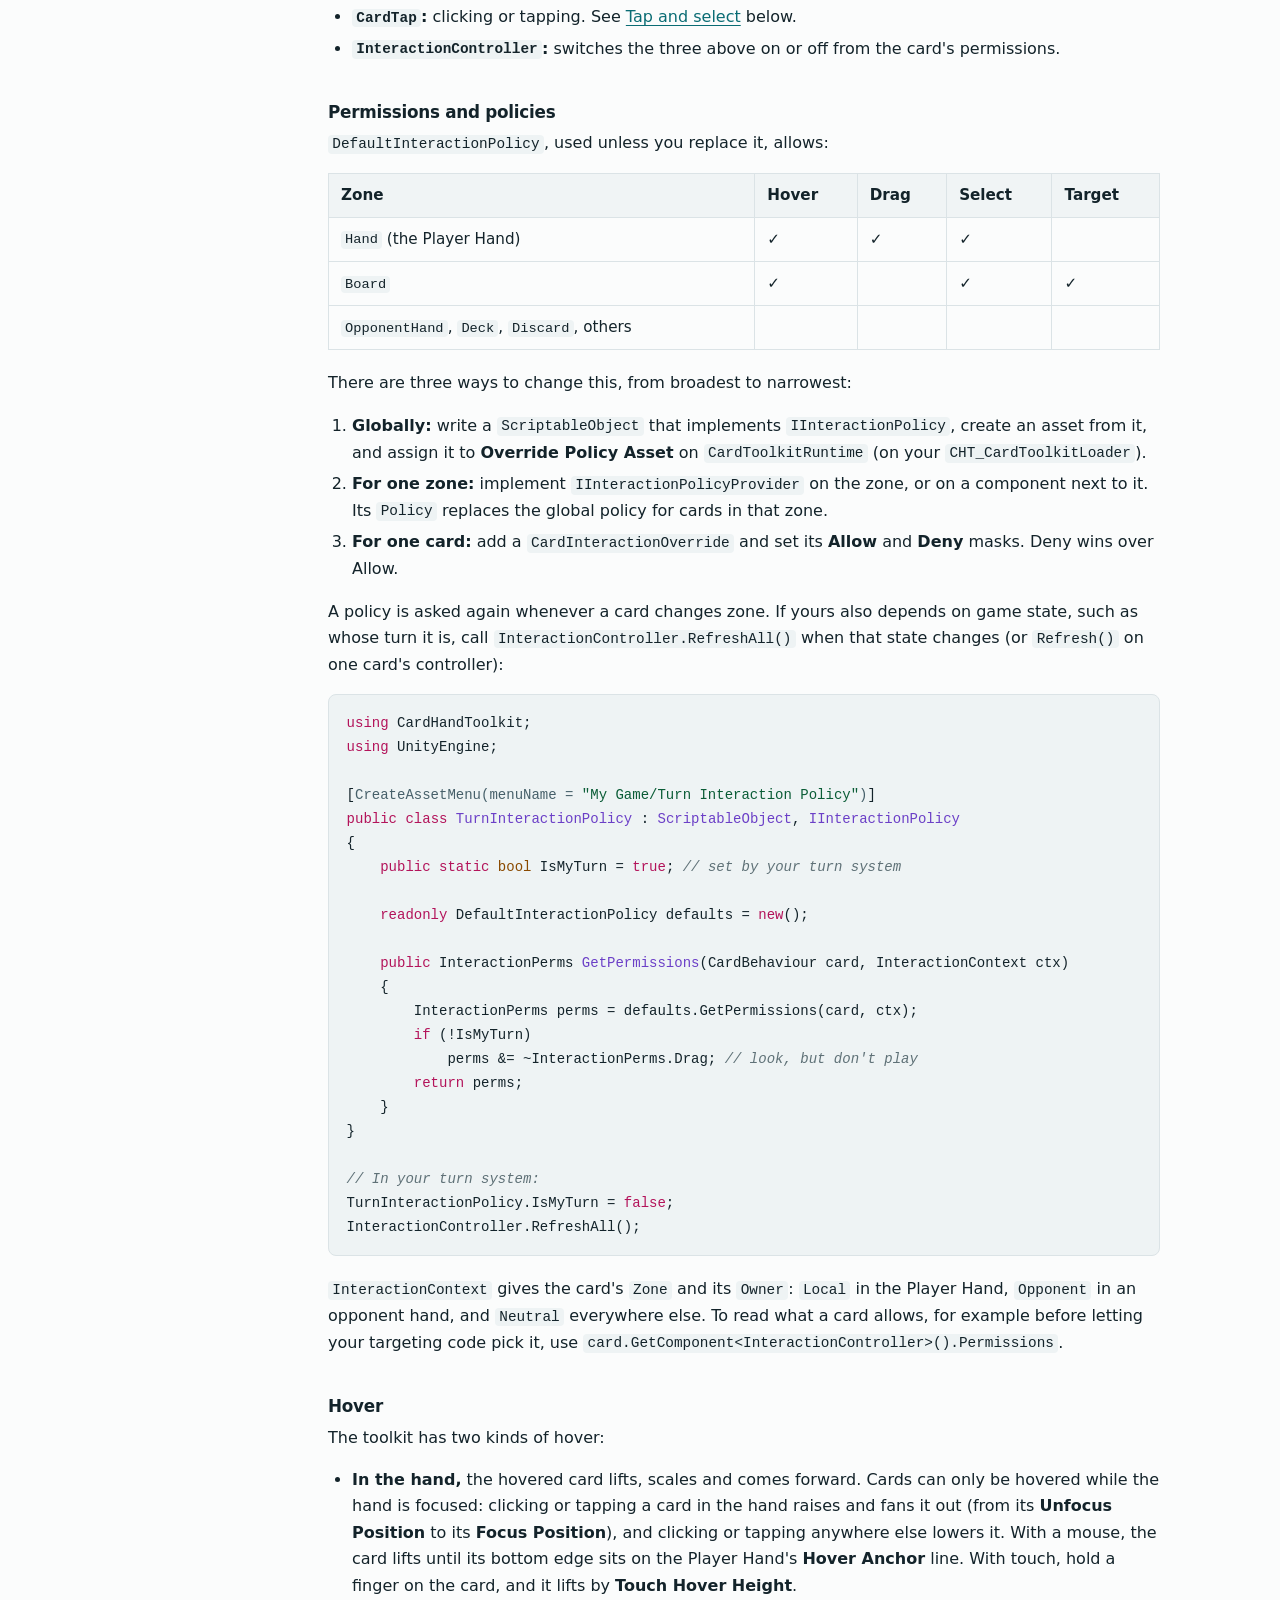
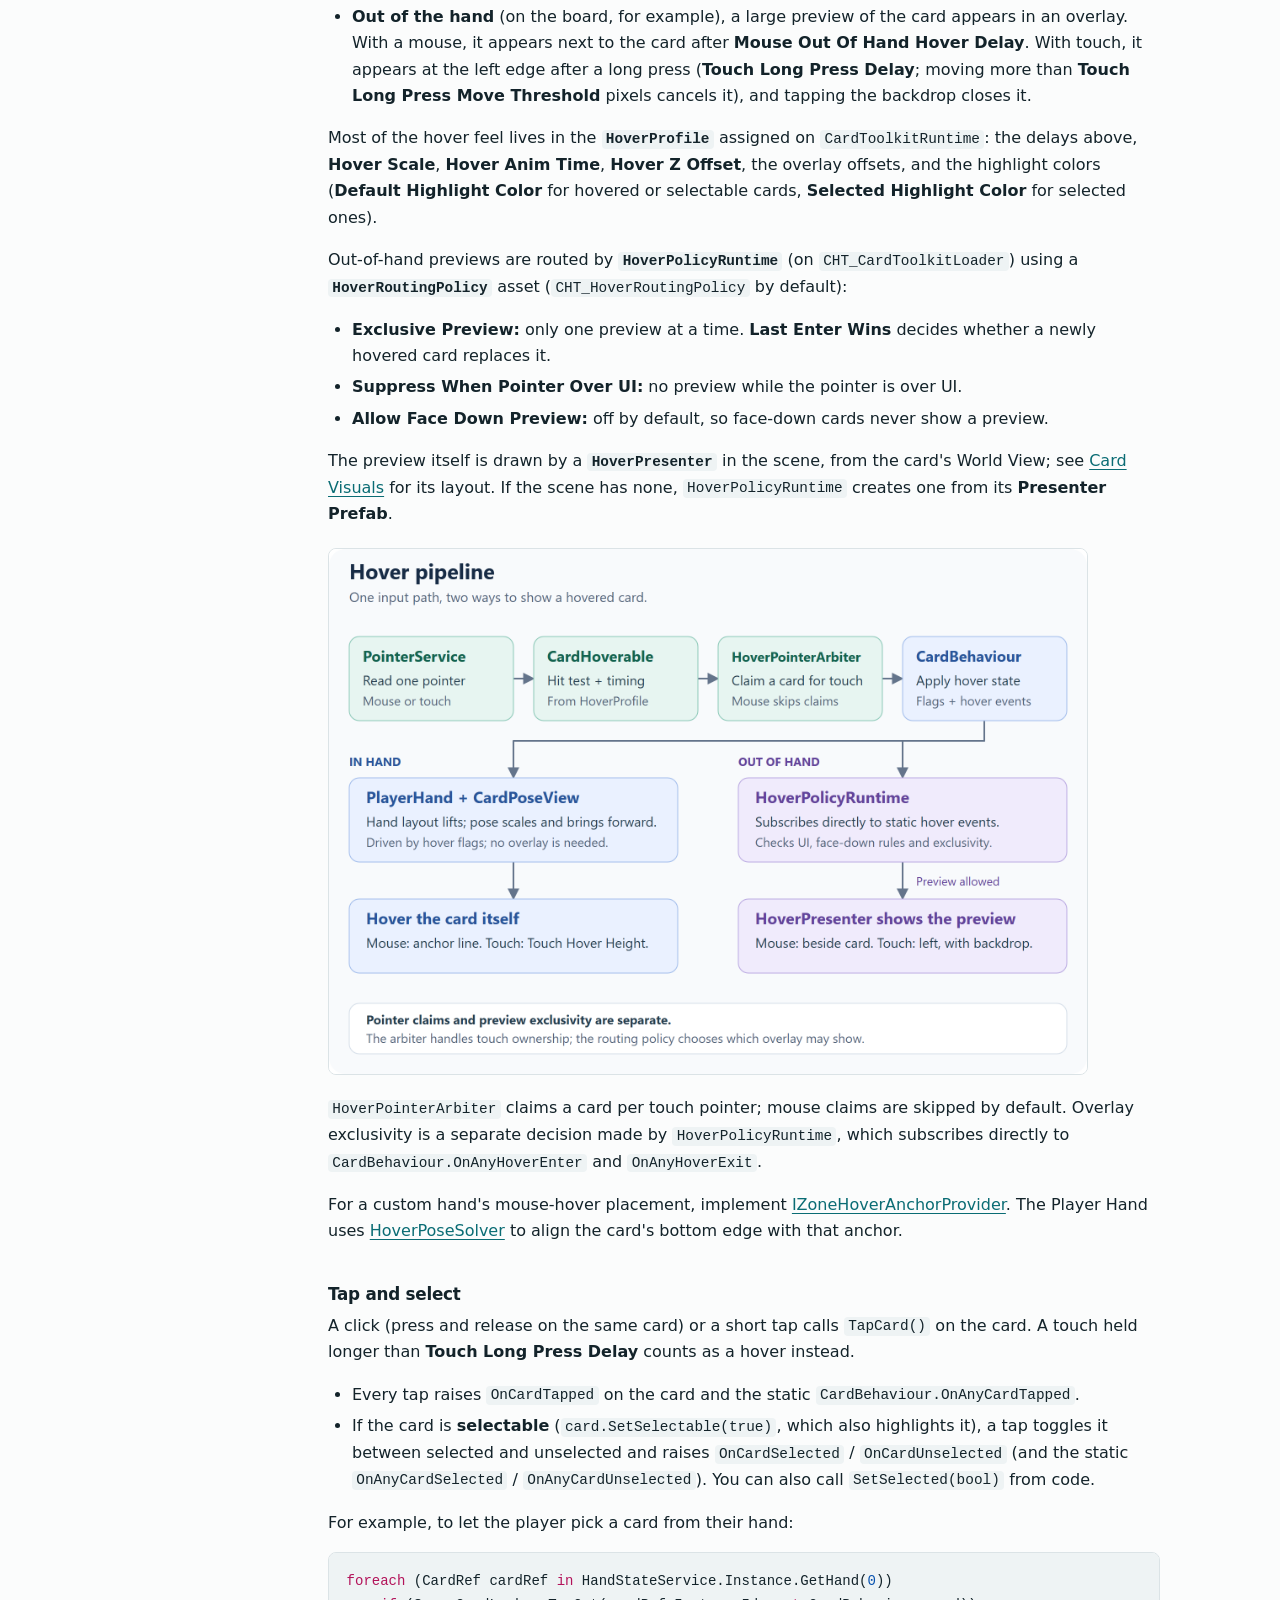
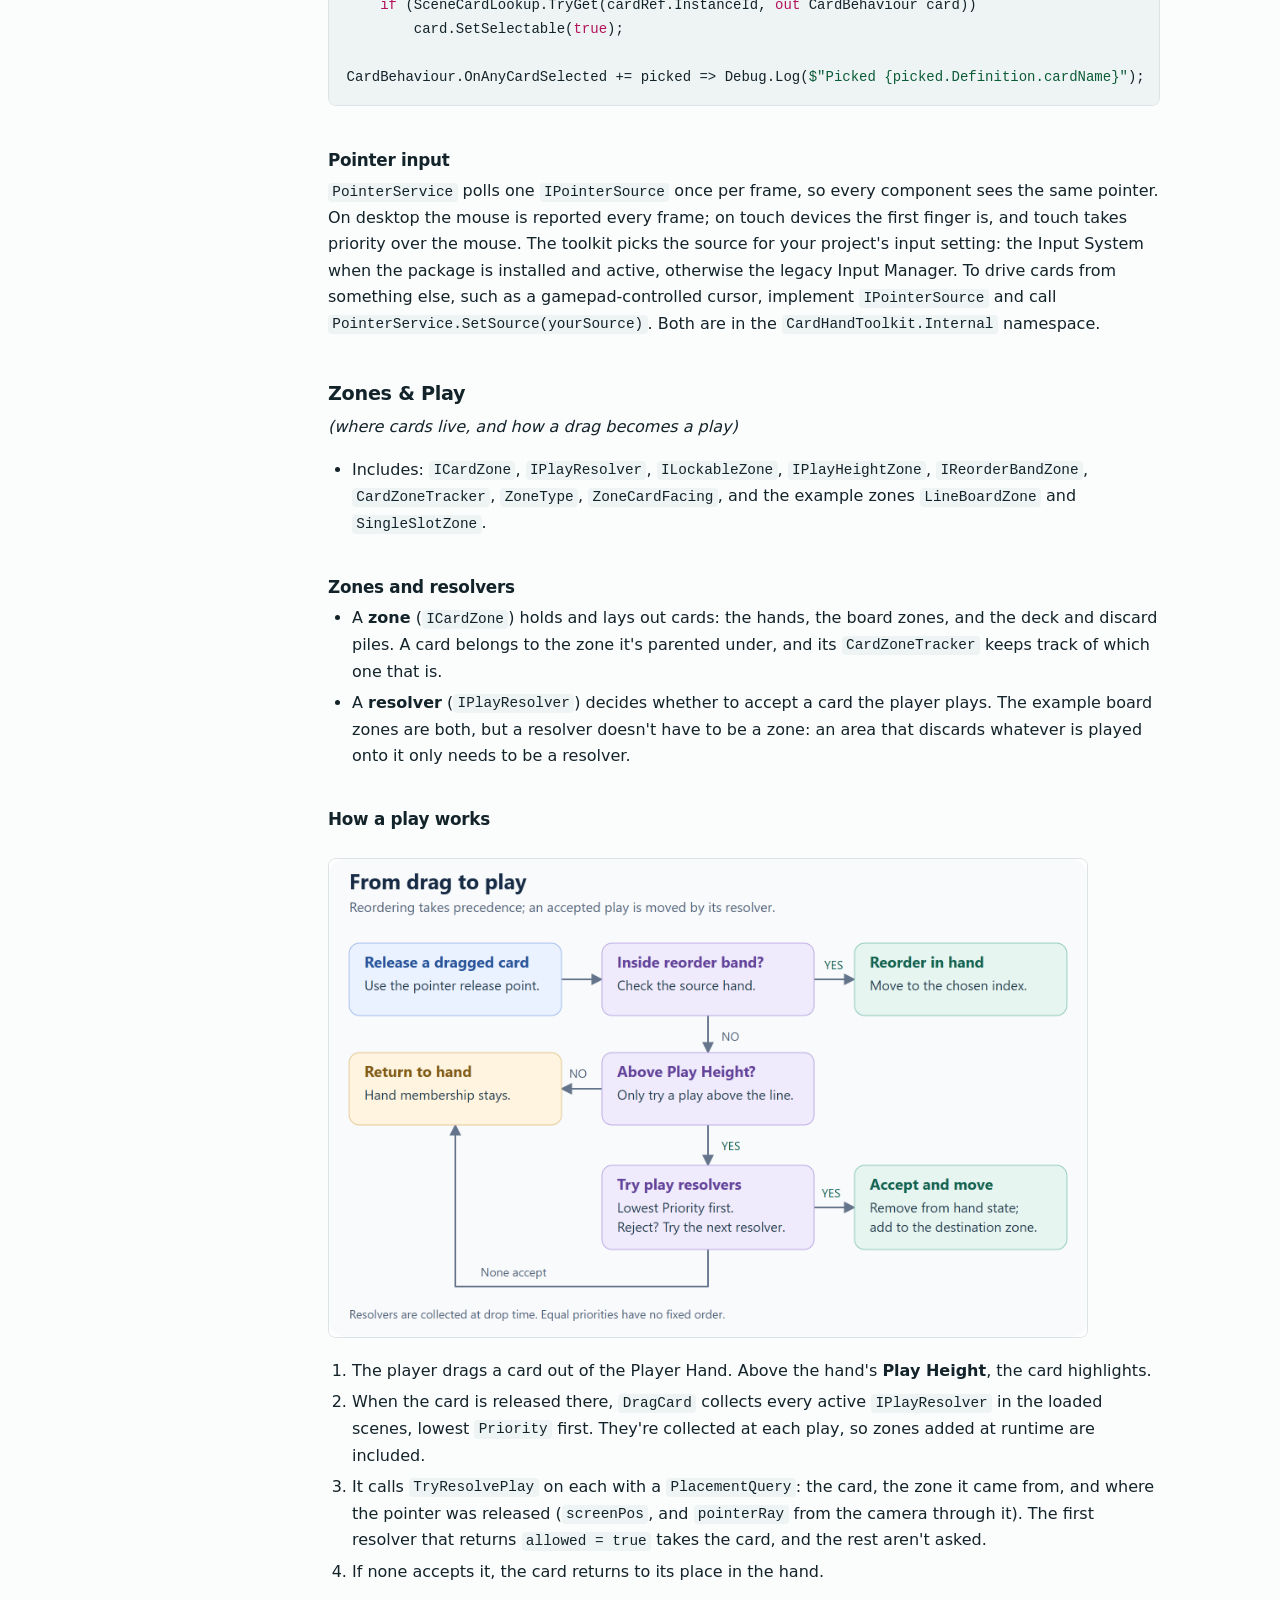
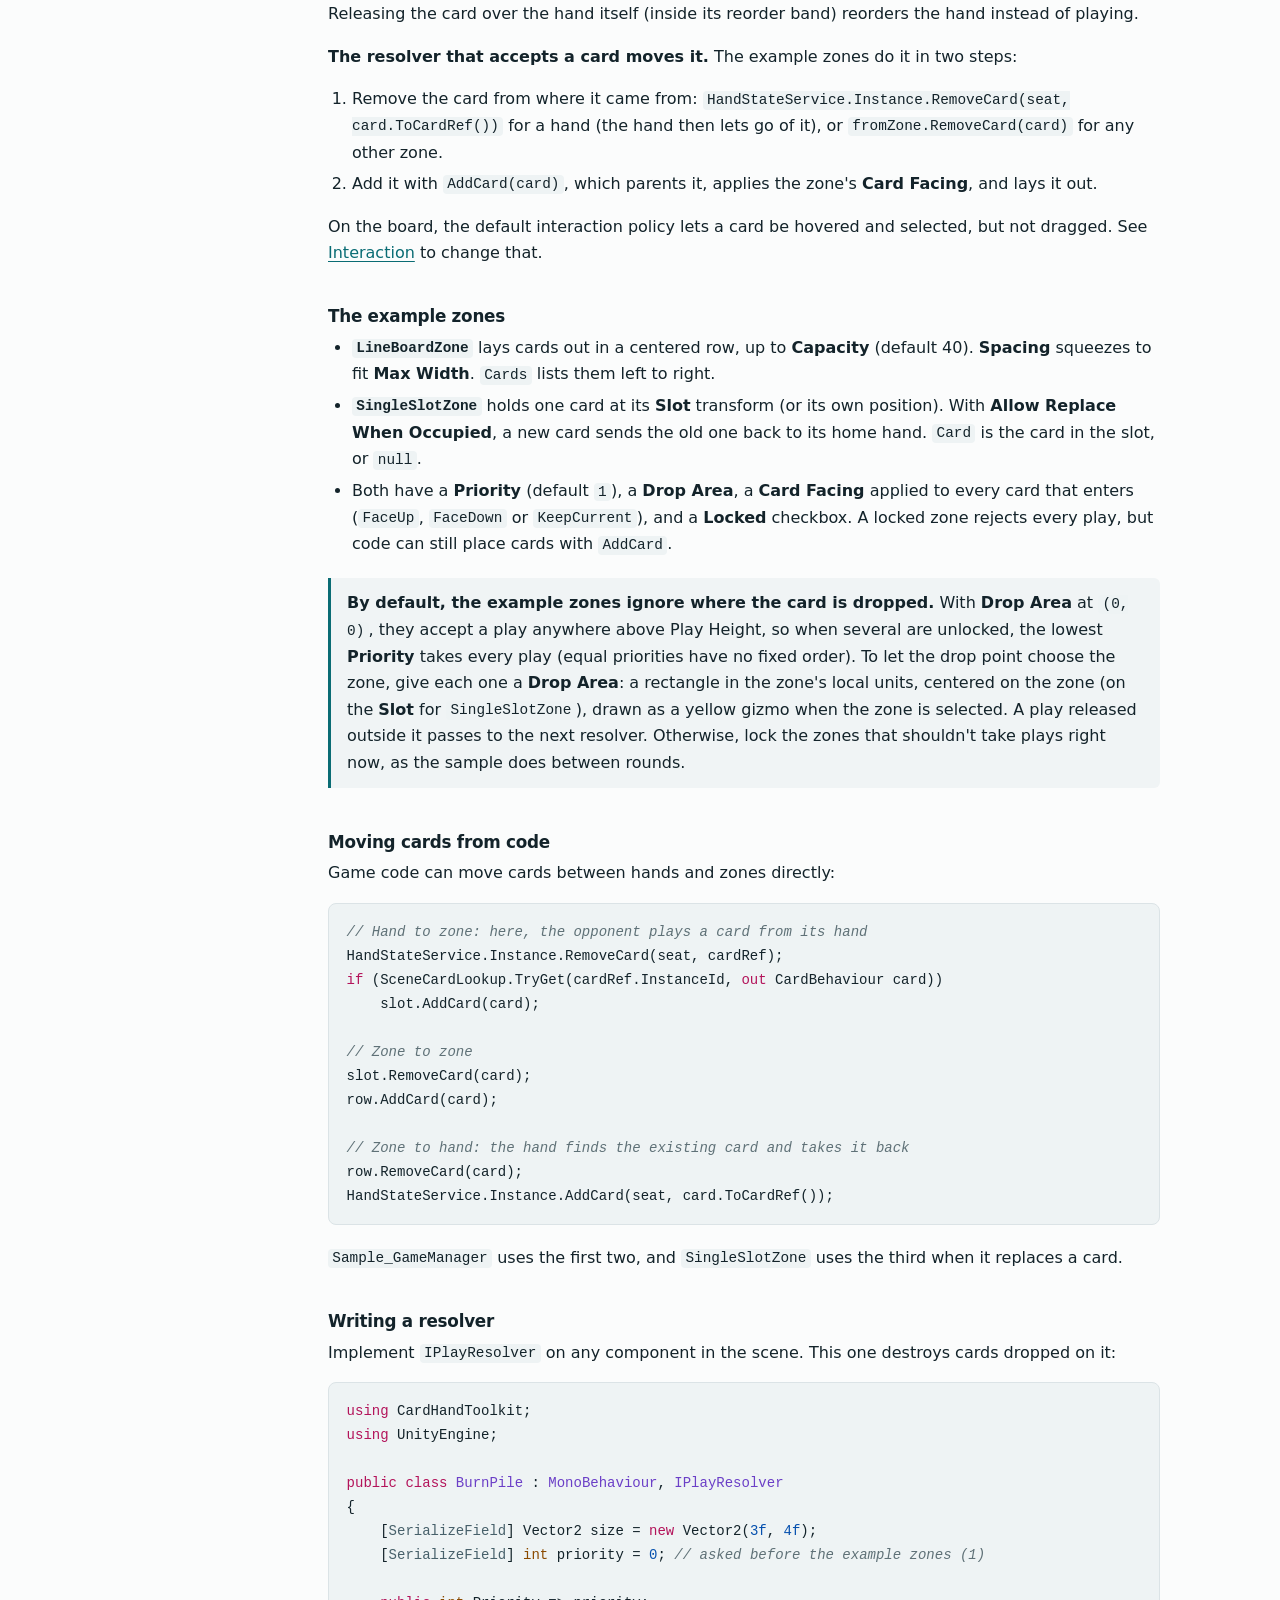
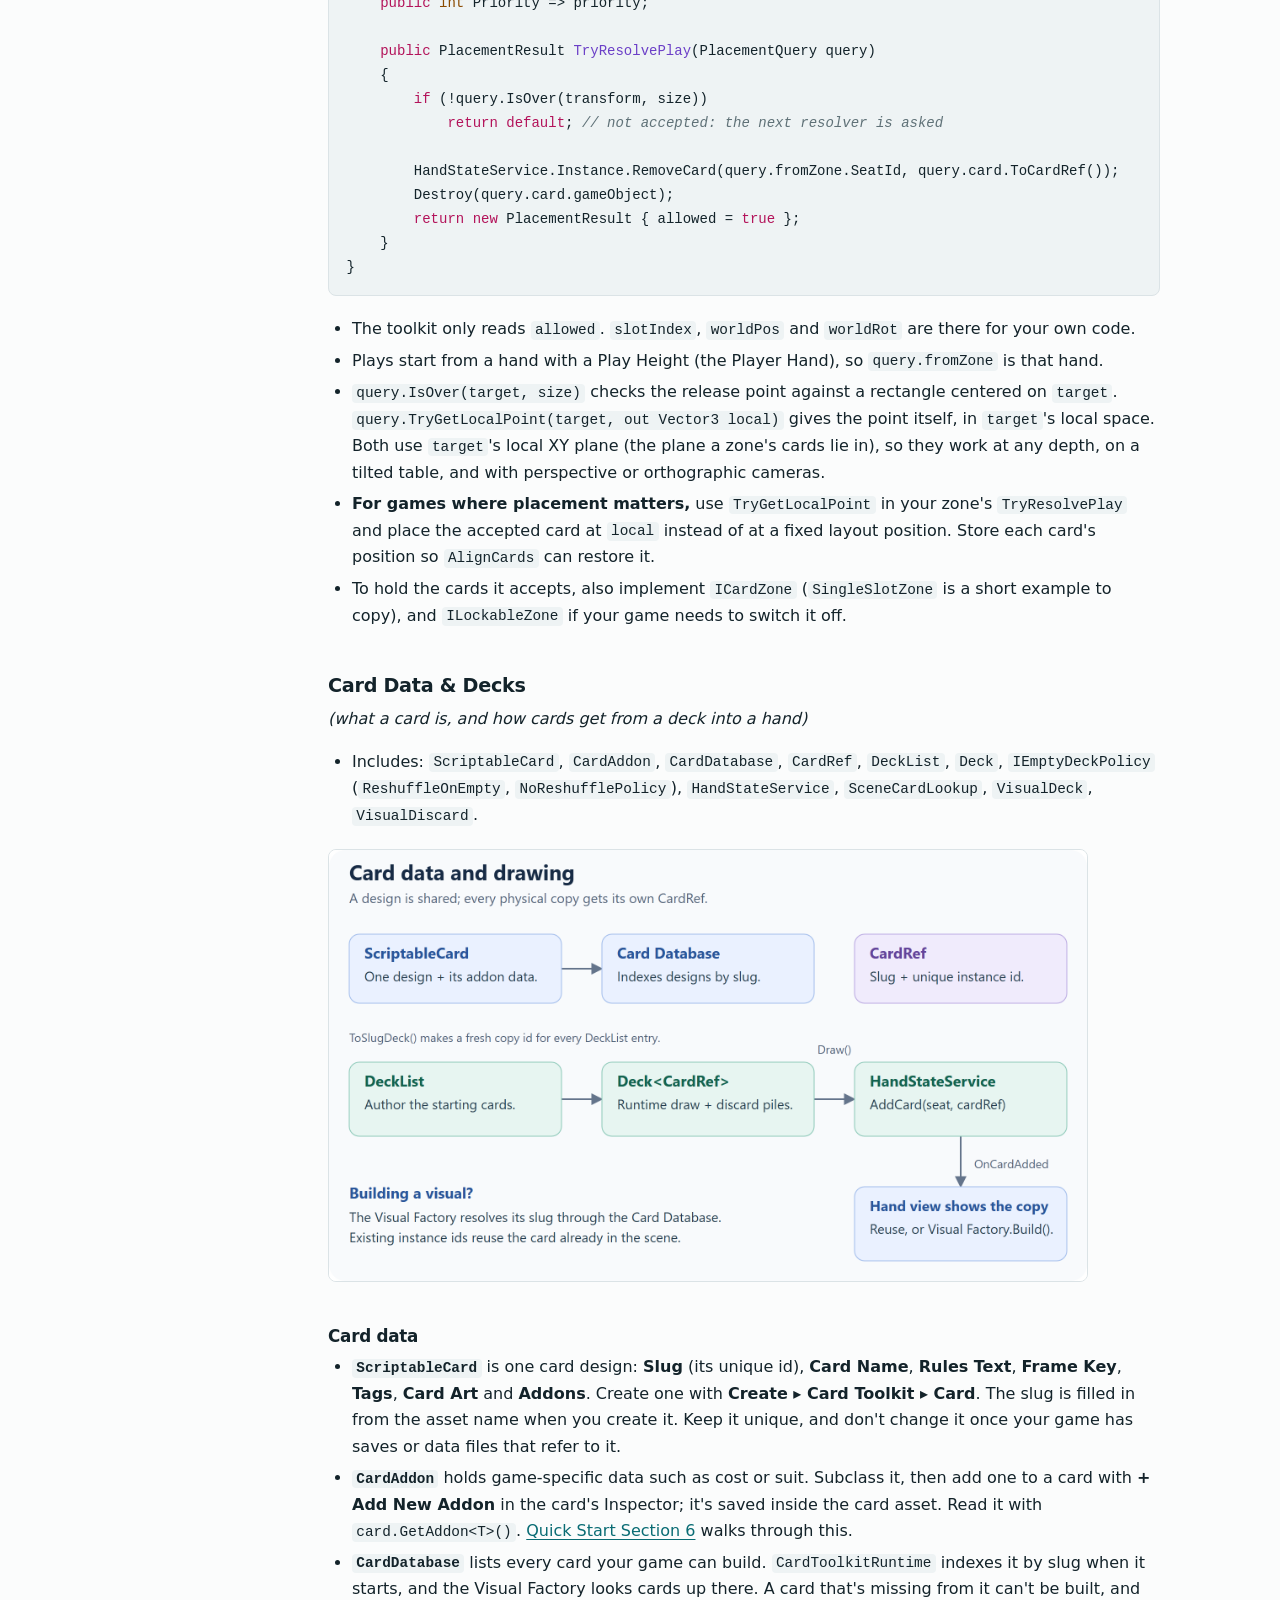
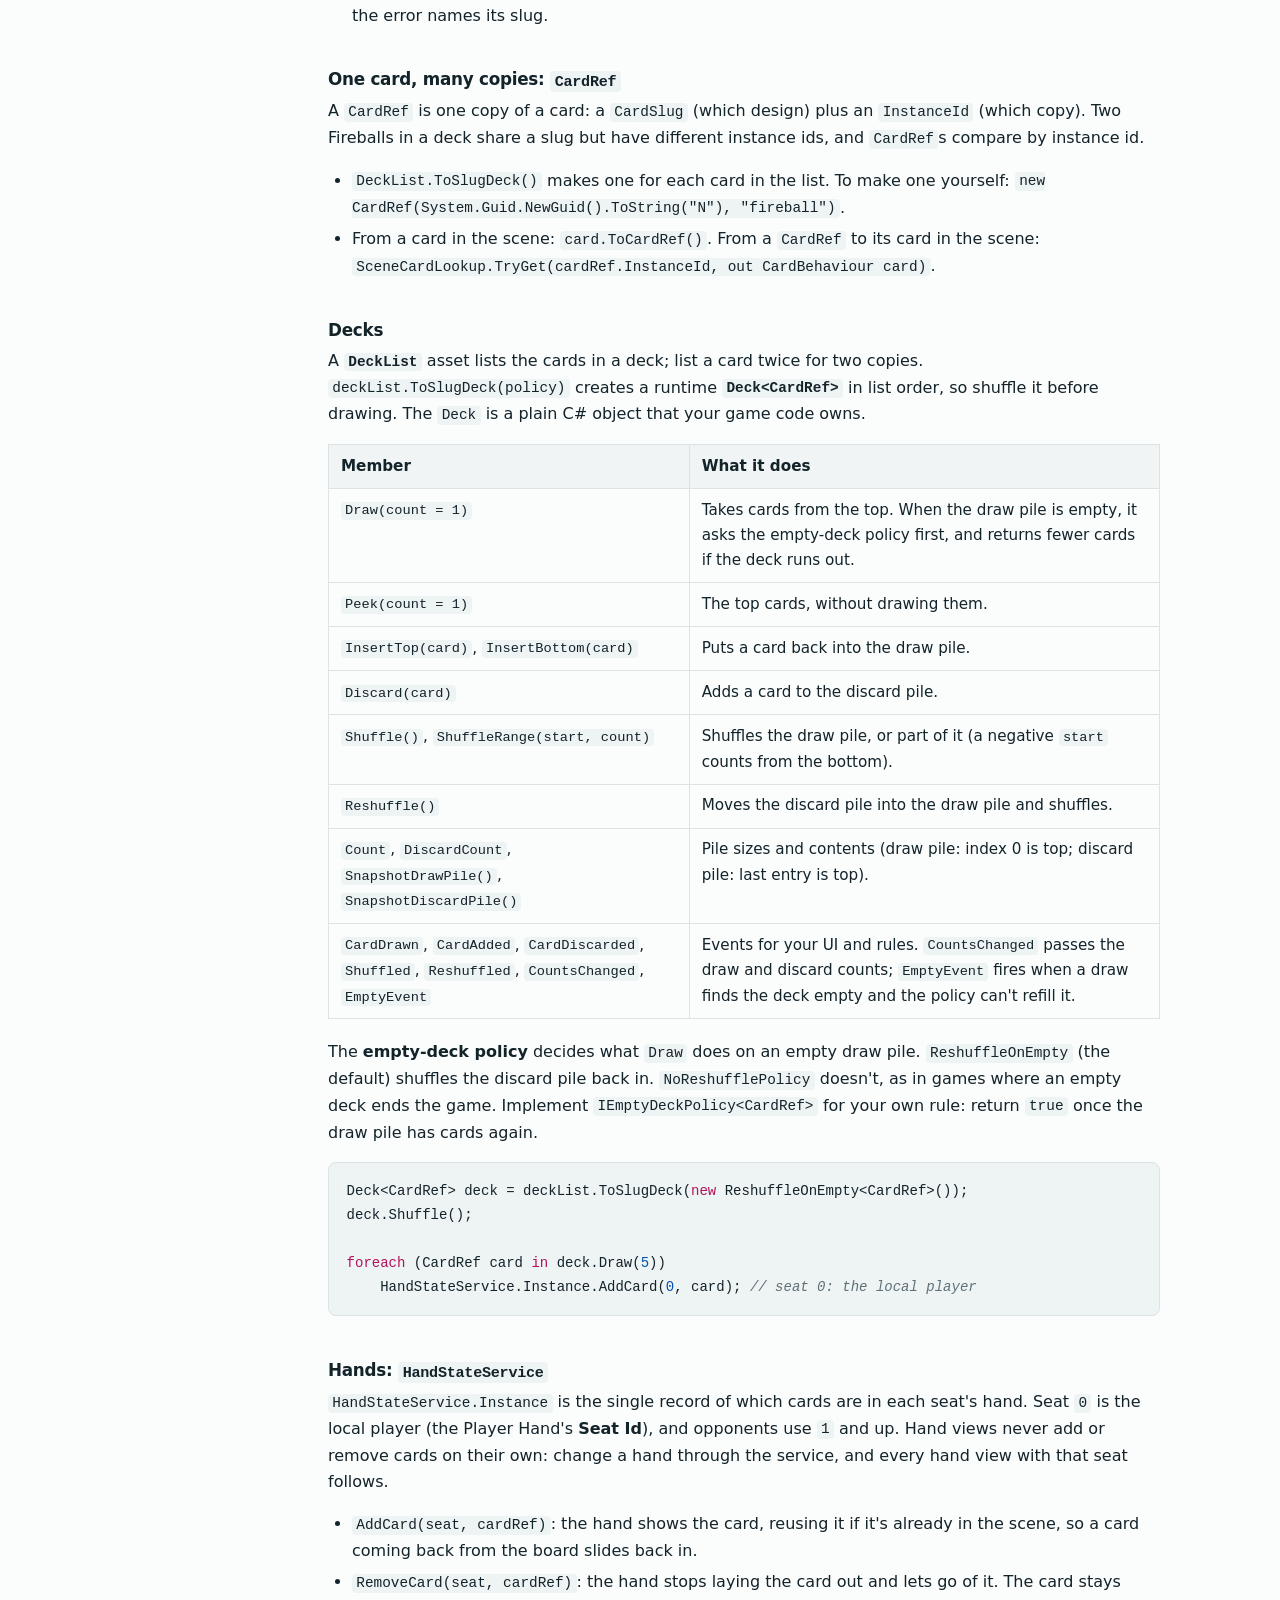
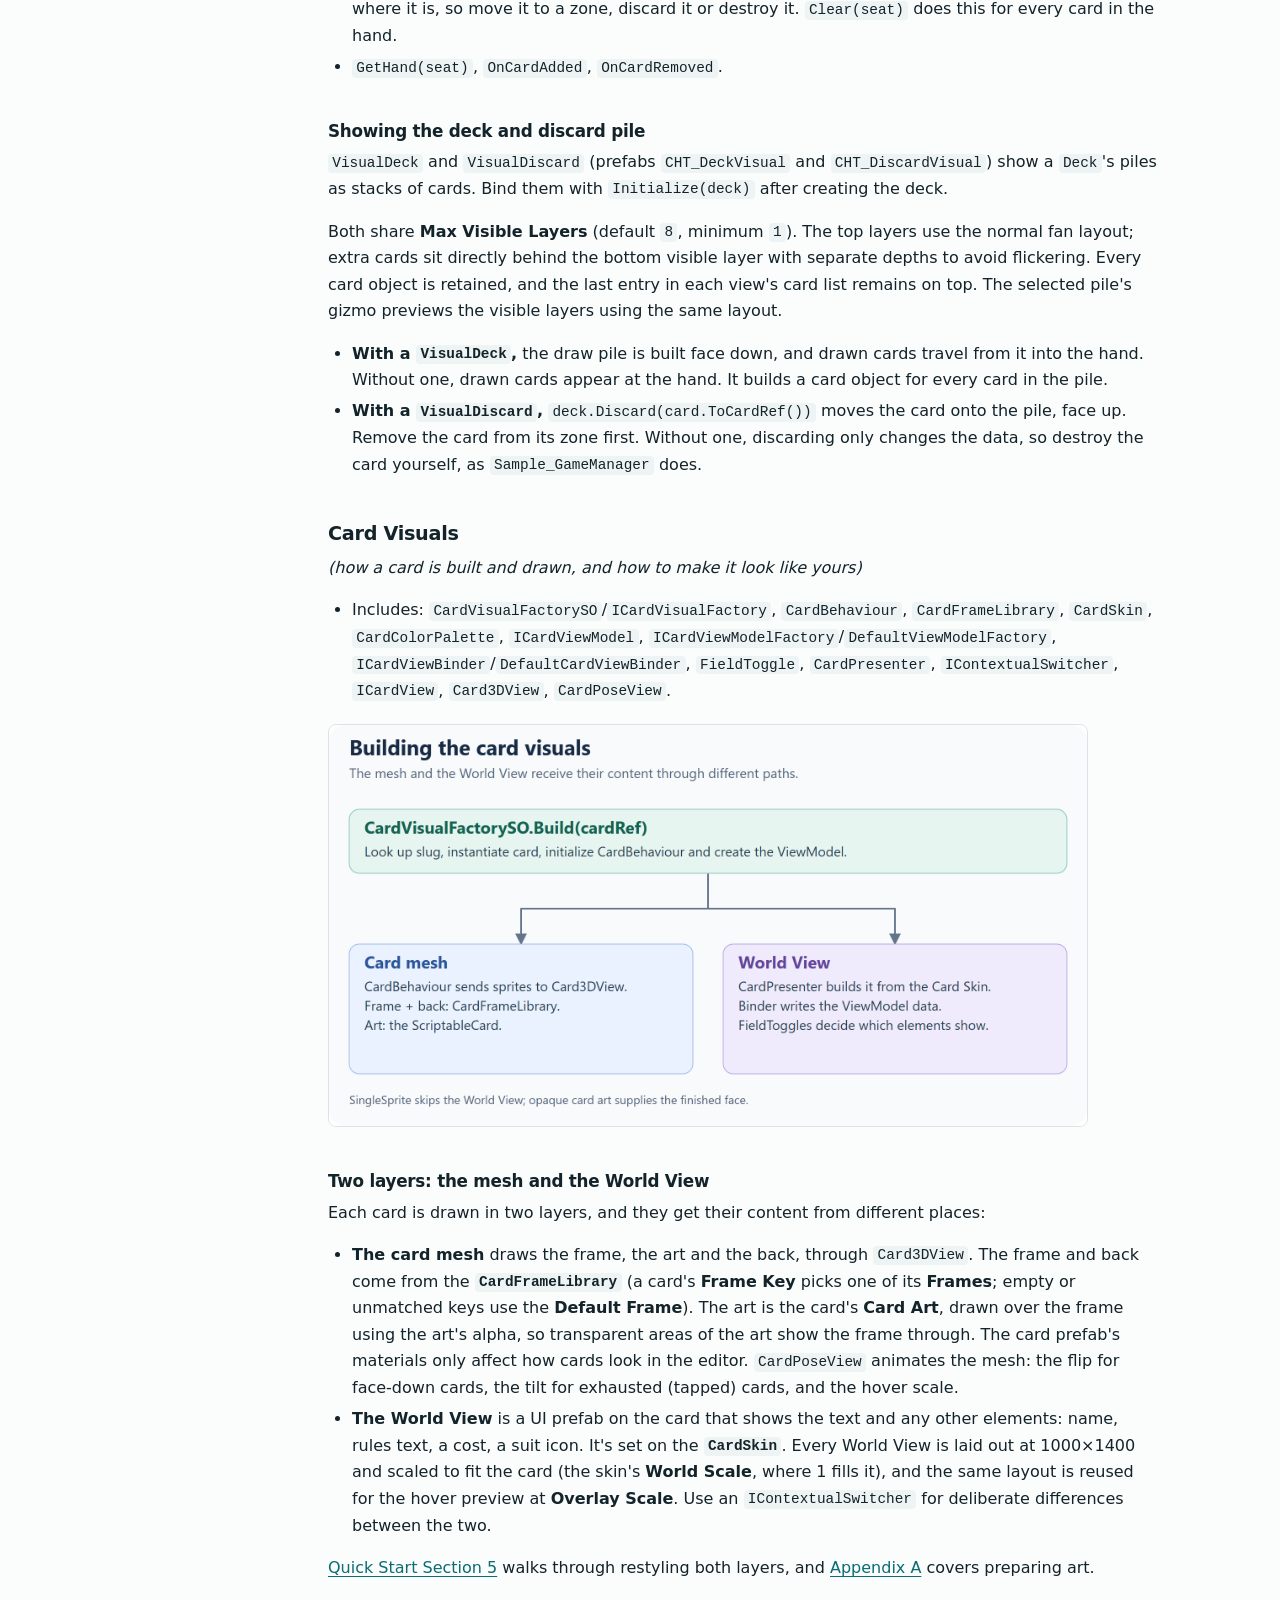
<file: tools/card-hand-toolkit/docs/api.html>
<!doctype html>
<html lang="en">
<head>
  <meta charset="utf-8">
  <meta name="viewport" content="width=device-width, initial-scale=1">
  <!-- Generated by scripts/docs.mjs from docs-src/card-hand-toolkit/API.md. Do not edit: change the Markdown in the Unity project, then import and build. -->
  <title>API Reference · Card Hand Toolkit 1.0.0 documentation · IndieWest</title>
  <meta name="description" content="API Reference for Card Hand Toolkit 1.0.0, a Unity toolkit by IndieWest.">
  <meta name="color-scheme" content="light dark">
  <link rel="icon" href="../../../assets/favicon-32.png" sizes="32x32">
  <link rel="icon" href="../../../assets/favicon.svg" type="image/svg+xml">
  <link rel="apple-touch-icon" href="../../../assets/apple-touch-icon.png">
  <link rel="stylesheet" href="../../../assets/site.css">
  <script data-goatcounter="https://david3214.goatcounter.com/count" async src="//gc.zgo.at/count.js"></script>
</head>
<body>
  <a class="skip-link" href="#content">Skip to content</a>

  <header class="site-header">
    <div class="container header-inner">
      <a class="wordmark" href="../../../index.html">Indie<span>West</span></a>
      <nav class="site-nav" aria-label="Main">
        <ul>
          <li><a href="../../../index.html#tools">Tools</a></li>
          <li><a href="../../../index.html#contact">Contact</a></li>
        </ul>
      </nav>
    </div>
  </header>

  <div class="container docs-layout">
    <aside class="docs-sidebar">
      <p class="docs-product"><a href="../index.html">Card Hand Toolkit</a> <span class="docs-version">Version 1.0.0</span></p>
      <nav class="docs-nav" aria-label="Documentation">
        <ul>
          <li><a href="index.html">Overview</a></li>
          <li><a href="quickstart.html">Quick Start</a></li>
          <li><a href="api.html" aria-current="page">API Reference</a></li>
          <li><a href="faq.html">FAQ</a></li>
          <li><a href="changelog.html">Changelog</a></li>
          <li><a href="license.html">License</a></li>
        </ul>
      </nav>
    </aside>

    <main id="content" class="prose" tabindex="-1">
<div class="heading"><h1 id="card-hand-toolkit--api-hub">Card Hand Toolkit — API Hub</h1><a class="heading-anchor" href="#card-hand-toolkit--api-hub" aria-label="Link to section: Card Hand Toolkit — API Hub">#</a></div>
<blockquote>
<p>How the toolkit fits together, a guide to each part, and a reference entry for every public type.</p>
</blockquote>
<hr>
<div class="heading"><h2 id="how-to-use-this-hub">How to Use This Hub</h2><a class="heading-anchor" href="#how-to-use-this-hub" aria-label="Link to section: How to Use This Hub">#</a></div>
<ol>
<li><strong>Read <a href="#concepts">Concepts</a></strong> for the big picture.</li>
<li><strong>Read the <a href="#modules">Module</a></strong> for the part you&#39;re working on. Each one is a short guide: how its pieces fit, common tasks and code.</li>
<li><strong>Look types up in the <a href="#az-type-index">A–Z Type Index</a>.</strong> Each entry says what the type does, then lists its <strong>Inspector</strong> settings and key <strong>Members</strong>, and links to its module under <strong>Guide</strong>.</li>
</ol>
<p>New to the toolkit? Start with the <a href="quickstart.html">Quick Start</a>.</p>
<hr>
<div class="heading"><h2 id="table-of-contents">Table of Contents</h2><a class="heading-anchor" href="#table-of-contents" aria-label="Link to section: Table of Contents">#</a></div>
<ul>
<li><p><a href="#concepts">Concepts</a></p>
</li>
<li><p><a href="#modules">Modules</a></p>
<ul>
<li><a href="#interaction">Interaction</a></li>
<li><a href="#zones--play">Zones &amp; Play</a></li>
<li><a href="#card-data--decks">Card Data &amp; Decks</a></li>
<li><a href="#card-visuals">Card Visuals</a></li>
<li><a href="#hands--layout">Hands &amp; Layout</a></li>
</ul>
</li>
<li><p><a href="#az-type-index">A–Z Type Index</a></p>
</li>
<li><p><a href="faq.html">FAQ</a></p>
</li>
</ul>
<hr>
<div class="heading"><h2 id="concepts">Concepts</h2><a class="heading-anchor" href="#concepts" aria-label="Link to section: Concepts">#</a></div>
<img src="Images/ToolkitOverview.png" alt="Runtime hub supplies shared assets while game code updates hand state and hand views show the cards." width="760" height="297" loading="lazy" decoding="async">

<ul>
<li><strong>One runtime hub.</strong> <a href="#cardtoolkitruntime-c"><code>CardToolkitRuntime</code></a>, on the <code>CHT_CardToolkitLoader</code> prefab, holds the project-wide references every system reads. Reach it through <code>CardToolkitRuntime.Instance</code>.</li>
<li><strong>Your code owns the game; the toolkit shows it.</strong> Hands never add or remove cards on their own: your code changes <a href="#handstateservice-l"><code>HandStateService</code></a> (and your <a href="#deck-l"><code>Deck</code></a>), and the hands follow. The toolkit has no rules engine. Costs, suits, turns and phases belong to your game, through addons, view models and interaction policies.</li>
<li><strong>A card has three parts.</strong> A <a href="#scriptablecard-c"><code>ScriptableCard</code></a> is the design, a <a href="#cardref-l"><code>CardRef</code></a> is one copy of it in play, and the card GameObject shows that copy. On the GameObject, <a href="#cardbehaviour-l"><code>CardBehaviour</code></a> holds its state, the card mesh and World View draw it, and <a href="#cardhoverable-c"><code>CardHoverable</code></a>, <a href="#dragcard-c"><code>DragCard</code></a> and <a href="#cardtap-c"><code>CardTap</code></a> handle the player&#39;s input.</li>
</ul>
<div class="heading"><h3 id="who-owns-what">Who owns what?</h3><a class="heading-anchor" href="#who-owns-what" aria-label="Link to section: Who owns what?">#</a></div>
<div class="table-wrap" tabindex="0" role="region" aria-label="Table">
<table>
<thead>
<tr>
<th>Information</th>
<th>Owner</th>
</tr>
</thead>
<tbody><tr>
<td>A card design and its addon data</td>
<td><a href="#scriptablecard-c"><code>ScriptableCard</code></a>, listed in the <a href="#carddatabase-c"><code>CardDatabase</code></a>.</td>
</tr>
<tr>
<td>One copy&#39;s identity</td>
<td><a href="#cardref-l"><code>CardRef</code></a>: a slug plus a unique instance id. <a href="#cardbehaviour-l"><code>CardBehaviour</code></a> carries that identity on its GameObject.</td>
</tr>
<tr>
<td>Draw and discard pile contents</td>
<td>Your runtime <a href="#deck-l"><code>Deck&lt;CardRef&gt;</code></a>.</td>
</tr>
<tr>
<td>Hand membership, by seat</td>
<td><a href="#handstateservice-l"><code>HandStateService</code></a>. Hand views follow its events.</td>
</tr>
<tr>
<td>Existing card visuals</td>
<td><a href="#scenecardlookup-l"><code>SceneCardLookup</code></a> maps instance ids to <a href="#cardbehaviour-l"><code>CardBehaviour</code></a>s; it doesn&#39;t own game state.</td>
</tr>
<tr>
<td>Runtime display data and capabilities</td>
<td>The card&#39;s <a href="#icardviewmodel-e"><code>ICardViewModel</code></a>. Your code changes it and raises <code>OnChanged</code>.</td>
</tr>
<tr>
<td>Face-down, exhausted, hover and selection state</td>
<td><a href="#cardbehaviour-l"><code>CardBehaviour</code></a>, which refreshes the card&#39;s views.</td>
</tr>
<tr>
<td>Binding and field visibility</td>
<td><a href="#cardpresenter-sealed-l"><code>CardPresenter</code></a> and <a href="#hoverpresenter--ihoverpresenter-ce"><code>HoverPresenter</code></a>, using the ViewModel and <a href="#cardskin-c">Card Skin</a>.</td>
</tr>
<tr>
<td>Rules, turns and effects</td>
<td>Your game code.</td>
</tr>
</tbody></table>
</div>
<div class="heading"><h3 id="card-lifecycle">Card lifecycle</h3><a class="heading-anchor" href="#card-lifecycle" aria-label="Link to section: Card lifecycle">#</a></div>
<img src="Images/CardLifecycle.png" alt="A drawn CardRef enters hand state, reuses or builds its visual, then stays in hand or moves to an accepting play zone." width="760" height="574" loading="lazy" decoding="async">

<p>The hand checks <a href="#scenecardlookup-l"><code>SceneCardLookup</code></a> before building a visual, so a card returning from a zone keeps its existing GameObject and ViewModel. In <a href="#finished-card-images-singlesprite-mode">SingleSprite mode</a>, the presenter skips the World View. The <a href="#card-data--decks">Card Data &amp; Decks</a>, <a href="#card-visuals">Card Visuals</a> and <a href="#zones--play">Zones &amp; Play</a> guides cover each step.</p>
<div class="heading"><h3 id="extend-configure-or-learn">Extend, configure or learn</h3><a class="heading-anchor" href="#extend-configure-or-learn" aria-label="Link to section: Extend, configure or learn">#</a></div>
<p>Every A–Z entry carries a tag:</p>
<ul>
<li><strong>[E] Extend:</strong> interfaces and base classes you implement for your own behavior: <a href="#icardzone-e"><code>ICardZone</code></a>, <a href="#iplayresolver-e"><code>IPlayResolver</code></a>, <a href="#iplayheightzone--ireorderbandzone--ilockablezone-e"><code>ILockableZone</code></a>, <a href="#izonehoveranchorprovider-e"><code>IZoneHoverAnchorProvider</code></a>, <a href="#cardaddon-e"><code>CardAddon</code></a>, <a href="#icardviewmodel-e"><code>ICardViewModel</code></a>, <a href="#icardviewmodelfactory-e"><code>ICardViewModelFactory</code></a>, <a href="#icardviewbinder-e"><code>ICardViewBinder</code></a>, <a href="#icardview-e"><code>ICardView</code></a>, <a href="#icontextualswitcher-e"><code>IContextualSwitcher</code></a>, <a href="#iinteractionpolicy-e"><code>IInteractionPolicy</code></a>, <a href="#iinteractionoverride--cardinteractionoverride-ce"><code>IInteractionOverride</code></a>, <a href="#hoverpresenter--ihoverpresenter-ce"><code>IHoverPresenter</code></a>, <a href="#pointerservice--ipointersource-le"><code>IPointerSource</code></a>, <a href="#iemptydeckpolicy--reshuffleonempty--noreshufflepolicy-ec"><code>IEmptyDeckPolicy</code></a>, <a href="#icardvisualfactory-e"><code>ICardVisualFactory</code></a>.</li>
<li><strong>[C] Configure:</strong> components and assets you set up in the Inspector: <a href="#cardtoolkitruntime-c"><code>CardToolkitRuntime</code></a>, <a href="#playerhand-c"><code>PlayerHand</code></a>, <a href="#opponenthand-c"><code>OpponentHand</code></a>, the <a href="#the-example-zones">example zones</a>, <a href="#cardskin-c"><code>CardSkin</code></a>, <a href="#cardframelibrary-c"><code>CardFrameLibrary</code></a>, <a href="#cardvisualfactoryso-c"><code>CardVisualFactorySO</code></a>, <a href="#hoverprofile-c"><code>HoverProfile</code></a>, <a href="#hoverroutingpolicy-c"><code>HoverRoutingPolicy</code></a>, <a href="#fanlayoutprofile-c"><code>FanLayoutProfile</code></a>.</li>
<li><strong>[L] Learn:</strong> types you call or read but don&#39;t change: <a href="#cardbehaviour-l"><code>CardBehaviour</code></a>, <a href="#handstateservice-l"><code>HandStateService</code></a>, <a href="#deck-l"><code>Deck</code></a>, <a href="#cardpresenter-sealed-l"><code>CardPresenter</code></a>, <a href="#scenecardlookup-l"><code>SceneCardLookup</code></a>, <a href="#interactioncontroller-l"><code>InteractionController</code></a>.</li>
</ul>
<blockquote>
<p><strong>Toolkit-owned assets:</strong> assets prefixed <code>CHT_</code> (and everything in <code>Samples/</code>) are replaced when you update the package. Configure your own copies; the Setup Wizard creates them in <code>Assets/CardHandToolkit/Config/</code>.</p>
</blockquote>
<hr>
<div class="heading"><h2 id="modules">Modules</h2><a class="heading-anchor" href="#modules" aria-label="Link to section: Modules">#</a></div>
<div class="heading"><h3 id="interaction">Interaction</h3><a class="heading-anchor" href="#interaction" aria-label="Link to section: Interaction">#</a></div>
<p><em>(hover, drag and tap, and what each card allows)</em></p>
<ul>
<li>Includes: <code>InteractionController</code>, <code>IInteractionPolicy</code>, <code>IInteractionPolicyProvider</code>, <code>DefaultInteractionPolicy</code>, <code>IInteractionOverride</code>/<code>CardInteractionOverride</code>, <code>CardHoverable</code>, <code>DragCard</code>, <code>CardTap</code>, <code>HoverPolicyRuntime</code>, <code>HoverRoutingPolicy</code>, <code>HoverProfile</code>, <code>IHoverPresenter</code>/<code>HoverPresenter</code>, <code>HoverAnchor</code>, <code>PointerService</code>/<code>IPointerSource</code>.</li>
</ul>
<img src="Images/InteractionPermissions.png" alt="InteractionController chooses a zone or global policy, applies per-card overrides, and enables permitted interactions." width="760" height="385" loading="lazy" decoding="async">

<div class="heading"><h4 id="the-components-on-a-card">The components on a card</h4><a class="heading-anchor" href="#the-components-on-a-card" aria-label="Link to section: The components on a card">#</a></div>
<p>The card prefab (<code>CHT_CardPlayable_Template</code>, and your <code>CardPlayable_User</code> variant) has one component per interaction. Each reads the pointer from <code>PointerService</code>. Hover and tap ignore the pointer while it&#39;s over UI.</p>
<ul>
<li><strong><code>CardHoverable</code>:</strong> hovering. See <a href="#hover">Hover</a> below.</li>
<li><strong><code>DragCard</code>:</strong> dragging, which starts from a hovered card once the pointer moves past a threshold. Tune the feel on your card prefab: <strong>Mouse Drag Threshold</strong> and <strong>Touch Drag Threshold</strong> (pixels), <strong>Tilt Strength</strong>, <strong>Lerp Speed</strong> (smoothing), and <strong>Drag Plane Z</strong> (the depth the card follows while dragged).</li>
<li><strong><code>CardTap</code>:</strong> clicking or tapping. See <a href="#tap-and-select">Tap and select</a> below.</li>
<li><strong><code>InteractionController</code>:</strong> switches the three above on or off from the card&#39;s permissions.</li>
</ul>
<div class="heading"><h4 id="permissions-and-policies">Permissions and policies</h4><a class="heading-anchor" href="#permissions-and-policies" aria-label="Link to section: Permissions and policies">#</a></div>
<p><code>DefaultInteractionPolicy</code>, used unless you replace it, allows:</p>
<div class="table-wrap" tabindex="0" role="region" aria-label="Table">
<table>
<thead>
<tr>
<th>Zone</th>
<th align="center">Hover</th>
<th align="center">Drag</th>
<th align="center">Select</th>
<th align="center">Target</th>
</tr>
</thead>
<tbody><tr>
<td><code>Hand</code> (the Player Hand)</td>
<td align="center">✓</td>
<td align="center">✓</td>
<td align="center">✓</td>
<td align="center"></td>
</tr>
<tr>
<td><code>Board</code></td>
<td align="center">✓</td>
<td align="center"></td>
<td align="center">✓</td>
<td align="center">✓</td>
</tr>
<tr>
<td><code>OpponentHand</code>, <code>Deck</code>, <code>Discard</code>, others</td>
<td align="center"></td>
<td align="center"></td>
<td align="center"></td>
<td align="center"></td>
</tr>
</tbody></table>
</div>
<p>There are three ways to change this, from broadest to narrowest:</p>
<ol>
<li><strong>Globally:</strong> write a <code>ScriptableObject</code> that implements <code>IInteractionPolicy</code>, create an asset from it, and assign it to <strong>Override Policy Asset</strong> on <code>CardToolkitRuntime</code> (on your <code>CHT_CardToolkitLoader</code>).</li>
<li><strong>For one zone:</strong> implement <code>IInteractionPolicyProvider</code> on the zone, or on a component next to it. Its <code>Policy</code> replaces the global policy for cards in that zone.</li>
<li><strong>For one card:</strong> add a <code>CardInteractionOverride</code> and set its <strong>Allow</strong> and <strong>Deny</strong> masks. Deny wins over Allow.</li>
</ol>
<p>A policy is asked again whenever a card changes zone. If yours also depends on game state, such as whose turn it is, call <code>InteractionController.RefreshAll()</code> when that state changes (or <code>Refresh()</code> on one card&#39;s controller):</p>
<pre tabindex="0"><code class="language-csharp"><span class="hljs-keyword">using</span> CardHandToolkit;
<span class="hljs-keyword">using</span> UnityEngine;

[<span class="hljs-meta">CreateAssetMenu(menuName = <span class="hljs-string">&quot;My Game/Turn Interaction Policy&quot;</span>)</span>]
<span class="hljs-keyword">public</span> <span class="hljs-keyword">class</span> <span class="hljs-title">TurnInteractionPolicy</span> : <span class="hljs-title">ScriptableObject</span>, <span class="hljs-title">IInteractionPolicy</span>
{
    <span class="hljs-keyword">public</span> <span class="hljs-keyword">static</span> <span class="hljs-built_in">bool</span> IsMyTurn = <span class="hljs-literal">true</span>; <span class="hljs-comment">// set by your turn system</span>

    <span class="hljs-keyword">readonly</span> DefaultInteractionPolicy defaults = <span class="hljs-keyword">new</span>();

    <span class="hljs-function"><span class="hljs-keyword">public</span> InteractionPerms <span class="hljs-title">GetPermissions</span>(<span class="hljs-params">CardBehaviour card, InteractionContext ctx</span>)</span>
    {
        InteractionPerms perms = defaults.GetPermissions(card, ctx);
        <span class="hljs-keyword">if</span> (!IsMyTurn)
            perms &amp;= ~InteractionPerms.Drag; <span class="hljs-comment">// look, but don&#x27;t play</span>
        <span class="hljs-keyword">return</span> perms;
    }
}

<span class="hljs-comment">// In your turn system:</span>
TurnInteractionPolicy.IsMyTurn = <span class="hljs-literal">false</span>;
InteractionController.RefreshAll();
</code></pre>
<p><code>InteractionContext</code> gives the card&#39;s <code>Zone</code> and its <code>Owner</code>: <code>Local</code> in the Player Hand, <code>Opponent</code> in an opponent hand, and <code>Neutral</code> everywhere else. To read what a card allows, for example before letting your targeting code pick it, use <code>card.GetComponent&lt;InteractionController&gt;().Permissions</code>.</p>
<div class="heading"><h4 id="hover">Hover</h4><a class="heading-anchor" href="#hover" aria-label="Link to section: Hover">#</a></div>
<p>The toolkit has two kinds of hover:</p>
<ul>
<li><strong>In the hand,</strong> the hovered card lifts, scales and comes forward. Cards can only be hovered while the hand is focused: clicking or tapping a card in the hand raises and fans it out (from its <strong>Unfocus Position</strong> to its <strong>Focus Position</strong>), and clicking or tapping anywhere else lowers it. With a mouse, the card lifts until its bottom edge sits on the Player Hand&#39;s <strong>Hover Anchor</strong> line. With touch, hold a finger on the card, and it lifts by <strong>Touch Hover Height</strong>.</li>
<li><strong>Out of the hand</strong> (on the board, for example), a large preview of the card appears in an overlay. With a mouse, it appears next to the card after <strong>Mouse Out Of Hand Hover Delay</strong>. With touch, it appears at the left edge after a long press (<strong>Touch Long Press Delay</strong>; moving more than <strong>Touch Long Press Move Threshold</strong> pixels cancels it), and tapping the backdrop closes it.</li>
</ul>
<p>Most of the hover feel lives in the <strong><code>HoverProfile</code></strong> assigned on <code>CardToolkitRuntime</code>: the delays above, <strong>Hover Scale</strong>, <strong>Hover Anim Time</strong>, <strong>Hover Z Offset</strong>, the overlay offsets, and the highlight colors (<strong>Default Highlight Color</strong> for hovered or selectable cards, <strong>Selected Highlight Color</strong> for selected ones).</p>
<p>Out-of-hand previews are routed by <strong><code>HoverPolicyRuntime</code></strong> (on <code>CHT_CardToolkitLoader</code>) using a <strong><code>HoverRoutingPolicy</code></strong> asset (<code>CHT_HoverRoutingPolicy</code> by default):</p>
<ul>
<li><strong>Exclusive Preview:</strong> only one preview at a time. <strong>Last Enter Wins</strong> decides whether a newly hovered card replaces it.</li>
<li><strong>Suppress When Pointer Over UI:</strong> no preview while the pointer is over UI.</li>
<li><strong>Allow Face Down Preview:</strong> off by default, so face-down cards never show a preview.</li>
</ul>
<p>The preview itself is drawn by a <strong><code>HoverPresenter</code></strong> in the scene, from the card&#39;s World View; see <a href="#card-visuals">Card Visuals</a> for its layout. If the scene has none, <code>HoverPolicyRuntime</code> creates one from its <strong>Presenter Prefab</strong>.</p>
<img src="Images/HoverPipeline.png" alt="Pointer detection and touch arbitration update card hover state. In-hand hover changes the card pose; out-of-hand events pass through the routing policy to the overlay presenter." width="760" height="527" loading="lazy" decoding="async">

<p><code>HoverPointerArbiter</code> claims a card per touch pointer; mouse claims are skipped by default. Overlay exclusivity is a separate decision made by <code>HoverPolicyRuntime</code>, which subscribes directly to <code>CardBehaviour.OnAnyHoverEnter</code> and <code>OnAnyHoverExit</code>.</p>
<p>For a custom hand&#39;s mouse-hover placement, implement <a href="#izonehoveranchorprovider-e">IZoneHoverAnchorProvider</a>. The Player Hand uses <a href="#hoverposesolver-l">HoverPoseSolver</a> to align the card&#39;s bottom edge with that anchor.</p>
<div class="heading"><h4 id="tap-and-select">Tap and select</h4><a class="heading-anchor" href="#tap-and-select" aria-label="Link to section: Tap and select">#</a></div>
<p>A click (press and release on the same card) or a short tap calls <code>TapCard()</code> on the card. A touch held longer than <strong>Touch Long Press Delay</strong> counts as a hover instead.</p>
<ul>
<li>Every tap raises <code>OnCardTapped</code> on the card and the static <code>CardBehaviour.OnAnyCardTapped</code>.</li>
<li>If the card is <strong>selectable</strong> (<code>card.SetSelectable(true)</code>, which also highlights it), a tap toggles it between selected and unselected and raises <code>OnCardSelected</code> / <code>OnCardUnselected</code> (and the static <code>OnAnyCardSelected</code> / <code>OnAnyCardUnselected</code>). You can also call <code>SetSelected(bool)</code> from code.</li>
</ul>
<p>For example, to let the player pick a card from their hand:</p>
<pre tabindex="0"><code class="language-csharp"><span class="hljs-keyword">foreach</span> (CardRef cardRef <span class="hljs-keyword">in</span> HandStateService.Instance.GetHand(<span class="hljs-number">0</span>))
    <span class="hljs-keyword">if</span> (SceneCardLookup.TryGet(cardRef.InstanceId, <span class="hljs-keyword">out</span> CardBehaviour card))
        card.SetSelectable(<span class="hljs-literal">true</span>);

CardBehaviour.OnAnyCardSelected += picked =&gt; Debug.Log(<span class="hljs-string">$&quot;Picked <span class="hljs-subst">{picked.Definition.cardName}</span>&quot;</span>);
</code></pre>
<div class="heading"><h4 id="pointer-input">Pointer input</h4><a class="heading-anchor" href="#pointer-input" aria-label="Link to section: Pointer input">#</a></div>
<p><code>PointerService</code> polls one <code>IPointerSource</code> once per frame, so every component sees the same pointer. On desktop the mouse is reported every frame; on touch devices the first finger is, and touch takes priority over the mouse. The toolkit picks the source for your project&#39;s input setting: the Input System when the package is installed and active, otherwise the legacy Input Manager. To drive cards from something else, such as a gamepad-controlled cursor, implement <code>IPointerSource</code> and call <code>PointerService.SetSource(yourSource)</code>. Both are in the <code>CardHandToolkit.Internal</code> namespace.</p>
<div class="heading"><h3 id="zones--play">Zones &amp; Play</h3><a class="heading-anchor" href="#zones--play" aria-label="Link to section: Zones &amp; Play">#</a></div>
<p><em>(where cards live, and how a drag becomes a play)</em></p>
<ul>
<li>Includes: <code>ICardZone</code>, <code>IPlayResolver</code>, <code>ILockableZone</code>, <code>IPlayHeightZone</code>, <code>IReorderBandZone</code>, <code>CardZoneTracker</code>, <code>ZoneType</code>, <code>ZoneCardFacing</code>, and the example zones <code>LineBoardZone</code> and <code>SingleSlotZone</code>.</li>
</ul>
<div class="heading"><h4 id="zones-and-resolvers">Zones and resolvers</h4><a class="heading-anchor" href="#zones-and-resolvers" aria-label="Link to section: Zones and resolvers">#</a></div>
<ul>
<li>A <strong>zone</strong> (<code>ICardZone</code>) holds and lays out cards: the hands, the board zones, and the deck and discard piles. A card belongs to the zone it&#39;s parented under, and its <code>CardZoneTracker</code> keeps track of which one that is.</li>
<li>A <strong>resolver</strong> (<code>IPlayResolver</code>) decides whether to accept a card the player plays. The example board zones are both, but a resolver doesn&#39;t have to be a zone: an area that discards whatever is played onto it only needs to be a resolver.</li>
</ul>
<div class="heading"><h4 id="how-a-play-works">How a play works</h4><a class="heading-anchor" href="#how-a-play-works" aria-label="Link to section: How a play works">#</a></div>
<img src="Images/PlayResolution.png" alt="A released card reorders, returns to hand, or enters the first accepting play resolver." width="760" height="480" loading="lazy" decoding="async">

<ol>
<li>The player drags a card out of the Player Hand. Above the hand&#39;s <strong>Play Height</strong>, the card highlights.</li>
<li>When the card is released there, <code>DragCard</code> collects every active <code>IPlayResolver</code> in the loaded scenes, lowest <code>Priority</code> first. They&#39;re collected at each play, so zones added at runtime are included.</li>
<li>It calls <code>TryResolvePlay</code> on each with a <code>PlacementQuery</code>: the card, the zone it came from, and where the pointer was released (<code>screenPos</code>, and <code>pointerRay</code> from the camera through it). The first resolver that returns <code>allowed = true</code> takes the card, and the rest aren&#39;t asked.</li>
<li>If none accepts it, the card returns to its place in the hand.</li>
</ol>
<p>Releasing the card over the hand itself (inside its reorder band) reorders the hand instead of playing.</p>
<p><strong>The resolver that accepts a card moves it.</strong> The example zones do it in two steps:</p>
<ol>
<li>Remove the card from where it came from: <code>HandStateService.Instance.RemoveCard(seat, card.ToCardRef())</code> for a hand (the hand then lets go of it), or <code>fromZone.RemoveCard(card)</code> for any other zone.</li>
<li>Add it with <code>AddCard(card)</code>, which parents it, applies the zone&#39;s <strong>Card Facing</strong>, and lays it out.</li>
</ol>
<p>On the board, the default interaction policy lets a card be hovered and selected, but not dragged. See <a href="#interaction">Interaction</a> to change that.</p>
<div class="heading"><h4 id="the-example-zones">The example zones</h4><a class="heading-anchor" href="#the-example-zones" aria-label="Link to section: The example zones">#</a></div>
<ul>
<li><strong><code>LineBoardZone</code></strong> lays cards out in a centered row, up to <strong>Capacity</strong> (default 40). <strong>Spacing</strong> squeezes to fit <strong>Max Width</strong>. <code>Cards</code> lists them left to right.</li>
<li><strong><code>SingleSlotZone</code></strong> holds one card at its <strong>Slot</strong> transform (or its own position). With <strong>Allow Replace When Occupied</strong>, a new card sends the old one back to its home hand. <code>Card</code> is the card in the slot, or <code>null</code>.</li>
<li>Both have a <strong>Priority</strong> (default <code>1</code>), a <strong>Drop Area</strong>, a <strong>Card Facing</strong> applied to every card that enters (<code>FaceUp</code>, <code>FaceDown</code> or <code>KeepCurrent</code>), and a <strong>Locked</strong> checkbox. A locked zone rejects every play, but code can still place cards with <code>AddCard</code>.</li>
</ul>
<blockquote>
<p><strong>By default, the example zones ignore where the card is dropped.</strong> With <strong>Drop Area</strong> at <code>(0, 0)</code>, they accept a play anywhere above Play Height, so when several are unlocked, the lowest <strong>Priority</strong> takes every play (equal priorities have no fixed order). To let the drop point choose the zone, give each one a <strong>Drop Area</strong>: a rectangle in the zone&#39;s local units, centered on the zone (on the <strong>Slot</strong> for <code>SingleSlotZone</code>), drawn as a yellow gizmo when the zone is selected. A play released outside it passes to the next resolver. Otherwise, lock the zones that shouldn&#39;t take plays right now, as the sample does between rounds.</p>
</blockquote>
<div class="heading"><h4 id="moving-cards-from-code">Moving cards from code</h4><a class="heading-anchor" href="#moving-cards-from-code" aria-label="Link to section: Moving cards from code">#</a></div>
<p>Game code can move cards between hands and zones directly:</p>
<pre tabindex="0"><code class="language-csharp"><span class="hljs-comment">// Hand to zone: here, the opponent plays a card from its hand</span>
HandStateService.Instance.RemoveCard(seat, cardRef);
<span class="hljs-keyword">if</span> (SceneCardLookup.TryGet(cardRef.InstanceId, <span class="hljs-keyword">out</span> CardBehaviour card))
    slot.AddCard(card);

<span class="hljs-comment">// Zone to zone</span>
slot.RemoveCard(card);
row.AddCard(card);

<span class="hljs-comment">// Zone to hand: the hand finds the existing card and takes it back</span>
row.RemoveCard(card);
HandStateService.Instance.AddCard(seat, card.ToCardRef());
</code></pre>
<p><code>Sample_GameManager</code> uses the first two, and <code>SingleSlotZone</code> uses the third when it replaces a card.</p>
<div class="heading"><h4 id="writing-a-resolver">Writing a resolver</h4><a class="heading-anchor" href="#writing-a-resolver" aria-label="Link to section: Writing a resolver">#</a></div>
<p>Implement <code>IPlayResolver</code> on any component in the scene. This one destroys cards dropped on it:</p>
<pre tabindex="0"><code class="language-csharp"><span class="hljs-keyword">using</span> CardHandToolkit;
<span class="hljs-keyword">using</span> UnityEngine;

<span class="hljs-keyword">public</span> <span class="hljs-keyword">class</span> <span class="hljs-title">BurnPile</span> : <span class="hljs-title">MonoBehaviour</span>, <span class="hljs-title">IPlayResolver</span>
{
    [<span class="hljs-meta">SerializeField</span>] Vector2 size = <span class="hljs-keyword">new</span> Vector2(<span class="hljs-number">3f</span>, <span class="hljs-number">4f</span>);
    [<span class="hljs-meta">SerializeField</span>] <span class="hljs-built_in">int</span> priority = <span class="hljs-number">0</span>; <span class="hljs-comment">// asked before the example zones (1)</span>

    <span class="hljs-keyword">public</span> <span class="hljs-built_in">int</span> Priority =&gt; priority;

    <span class="hljs-function"><span class="hljs-keyword">public</span> PlacementResult <span class="hljs-title">TryResolvePlay</span>(<span class="hljs-params">PlacementQuery query</span>)</span>
    {
        <span class="hljs-keyword">if</span> (!query.IsOver(transform, size))
            <span class="hljs-keyword">return</span> <span class="hljs-literal">default</span>; <span class="hljs-comment">// not accepted: the next resolver is asked</span>

        HandStateService.Instance.RemoveCard(query.fromZone.SeatId, query.card.ToCardRef());
        Destroy(query.card.gameObject);
        <span class="hljs-keyword">return</span> <span class="hljs-keyword">new</span> PlacementResult { allowed = <span class="hljs-literal">true</span> };
    }
}
</code></pre>
<ul>
<li>The toolkit only reads <code>allowed</code>. <code>slotIndex</code>, <code>worldPos</code> and <code>worldRot</code> are there for your own code.</li>
<li>Plays start from a hand with a Play Height (the Player Hand), so <code>query.fromZone</code> is that hand.</li>
<li><code>query.IsOver(target, size)</code> checks the release point against a rectangle centered on <code>target</code>. <code>query.TryGetLocalPoint(target, out Vector3 local)</code> gives the point itself, in <code>target</code>&#39;s local space. Both use <code>target</code>&#39;s local XY plane (the plane a zone&#39;s cards lie in), so they work at any depth, on a tilted table, and with perspective or orthographic cameras.</li>
<li><strong>For games where placement matters,</strong> use <code>TryGetLocalPoint</code> in your zone&#39;s <code>TryResolvePlay</code> and place the accepted card at <code>local</code> instead of at a fixed layout position. Store each card&#39;s position so <code>AlignCards</code> can restore it.</li>
<li>To hold the cards it accepts, also implement <code>ICardZone</code> (<code>SingleSlotZone</code> is a short example to copy), and <code>ILockableZone</code> if your game needs to switch it off.</li>
</ul>
<div class="heading"><h3 id="card-data--decks">Card Data &amp; Decks</h3><a class="heading-anchor" href="#card-data--decks" aria-label="Link to section: Card Data &amp; Decks">#</a></div>
<p><em>(what a card is, and how cards get from a deck into a hand)</em></p>
<ul>
<li>Includes: <code>ScriptableCard</code>, <code>CardAddon</code>, <code>CardDatabase</code>, <code>CardRef</code>, <code>DeckList</code>, <code>Deck</code>, <code>IEmptyDeckPolicy</code> (<code>ReshuffleOnEmpty</code>, <code>NoReshufflePolicy</code>), <code>HandStateService</code>, <code>SceneCardLookup</code>, <code>VisualDeck</code>, <code>VisualDiscard</code>.</li>
</ul>
<img src="Images/CardDataFlow.png" alt="Card definitions and unique CardRefs flow from a DeckList through a runtime deck and hand state to hand visuals." width="760" height="432" loading="lazy" decoding="async">

<div class="heading"><h4 id="card-data">Card data</h4><a class="heading-anchor" href="#card-data" aria-label="Link to section: Card data">#</a></div>
<ul>
<li><strong><code>ScriptableCard</code></strong> is one card design: <strong>Slug</strong> (its unique id), <strong>Card Name</strong>, <strong>Rules Text</strong>, <strong>Frame Key</strong>, <strong>Tags</strong>, <strong>Card Art</strong> and <strong>Addons</strong>. Create one with <strong>Create ▸ Card Toolkit ▸ Card</strong>. The slug is filled in from the asset name when you create it. Keep it unique, and don&#39;t change it once your game has saves or data files that refer to it.</li>
<li><strong><code>CardAddon</code></strong> holds game-specific data such as cost or suit. Subclass it, then add one to a card with <strong>+ Add New Addon</strong> in the card&#39;s Inspector; it&#39;s saved inside the card asset. Read it with <code>card.GetAddon&lt;T&gt;()</code>. <a href="quickstart.html#quick-start-custom-data">Quick Start Section 6</a> walks through this.</li>
<li><strong><code>CardDatabase</code></strong> lists every card your game can build. <code>CardToolkitRuntime</code> indexes it by slug when it starts, and the Visual Factory looks cards up there. A card that&#39;s missing from it can&#39;t be built, and the error names its slug.</li>
</ul>
<div class="heading"><h4 id="one-card-many-copies-cardref">One card, many copies: <code>CardRef</code></h4><a class="heading-anchor" href="#one-card-many-copies-cardref" aria-label="Link to section: One card, many copies: CardRef">#</a></div>
<p>A <code>CardRef</code> is one copy of a card: a <code>CardSlug</code> (which design) plus an <code>InstanceId</code> (which copy). Two Fireballs in a deck share a slug but have different instance ids, and <code>CardRef</code>s compare by instance id.</p>
<ul>
<li><code>DeckList.ToSlugDeck()</code> makes one for each card in the list. To make one yourself: <code>new CardRef(System.Guid.NewGuid().ToString(&quot;N&quot;), &quot;fireball&quot;)</code>.</li>
<li>From a card in the scene: <code>card.ToCardRef()</code>. From a <code>CardRef</code> to its card in the scene: <code>SceneCardLookup.TryGet(cardRef.InstanceId, out CardBehaviour card)</code>.</li>
</ul>
<div class="heading"><h4 id="decks">Decks</h4><a class="heading-anchor" href="#decks" aria-label="Link to section: Decks">#</a></div>
<p>A <strong><code>DeckList</code></strong> asset lists the cards in a deck; list a card twice for two copies. <code>deckList.ToSlugDeck(policy)</code> creates a runtime <strong><code>Deck&lt;CardRef&gt;</code></strong> in list order, so shuffle it before drawing. The <code>Deck</code> is a plain C# object that your game code owns.</p>
<div class="table-wrap" tabindex="0" role="region" aria-label="Table">
<table>
<thead>
<tr>
<th>Member</th>
<th>What it does</th>
</tr>
</thead>
<tbody><tr>
<td><code>Draw(count = 1)</code></td>
<td>Takes cards from the top. When the draw pile is empty, it asks the empty-deck policy first, and returns fewer cards if the deck runs out.</td>
</tr>
<tr>
<td><code>Peek(count = 1)</code></td>
<td>The top cards, without drawing them.</td>
</tr>
<tr>
<td><code>InsertTop(card)</code>, <code>InsertBottom(card)</code></td>
<td>Puts a card back into the draw pile.</td>
</tr>
<tr>
<td><code>Discard(card)</code></td>
<td>Adds a card to the discard pile.</td>
</tr>
<tr>
<td><code>Shuffle()</code>, <code>ShuffleRange(start, count)</code></td>
<td>Shuffles the draw pile, or part of it (a negative <code>start</code> counts from the bottom).</td>
</tr>
<tr>
<td><code>Reshuffle()</code></td>
<td>Moves the discard pile into the draw pile and shuffles.</td>
</tr>
<tr>
<td><code>Count</code>, <code>DiscardCount</code>, <code>SnapshotDrawPile()</code>, <code>SnapshotDiscardPile()</code></td>
<td>Pile sizes and contents (draw pile: index 0 is top; discard pile: last entry is top).</td>
</tr>
<tr>
<td><code>CardDrawn</code>, <code>CardAdded</code>, <code>CardDiscarded</code>, <code>Shuffled</code>, <code>Reshuffled</code>, <code>CountsChanged</code>, <code>EmptyEvent</code></td>
<td>Events for your UI and rules. <code>CountsChanged</code> passes the draw and discard counts; <code>EmptyEvent</code> fires when a draw finds the deck empty and the policy can&#39;t refill it.</td>
</tr>
</tbody></table>
</div>
<p>The <strong>empty-deck policy</strong> decides what <code>Draw</code> does on an empty draw pile. <code>ReshuffleOnEmpty</code> (the default) shuffles the discard pile back in. <code>NoReshufflePolicy</code> doesn&#39;t, as in games where an empty deck ends the game. Implement <code>IEmptyDeckPolicy&lt;CardRef&gt;</code> for your own rule: return <code>true</code> once the draw pile has cards again.</p>
<pre tabindex="0"><code class="language-csharp">Deck&lt;CardRef&gt; deck = deckList.ToSlugDeck(<span class="hljs-keyword">new</span> ReshuffleOnEmpty&lt;CardRef&gt;());
deck.Shuffle();

<span class="hljs-keyword">foreach</span> (CardRef card <span class="hljs-keyword">in</span> deck.Draw(<span class="hljs-number">5</span>))
    HandStateService.Instance.AddCard(<span class="hljs-number">0</span>, card); <span class="hljs-comment">// seat 0: the local player</span>
</code></pre>
<div class="heading"><h4 id="hands-handstateservice">Hands: <code>HandStateService</code></h4><a class="heading-anchor" href="#hands-handstateservice" aria-label="Link to section: Hands: HandStateService">#</a></div>
<p><code>HandStateService.Instance</code> is the single record of which cards are in each seat&#39;s hand. Seat <code>0</code> is the local player (the Player Hand&#39;s <strong>Seat Id</strong>), and opponents use <code>1</code> and up. Hand views never add or remove cards on their own: change a hand through the service, and every hand view with that seat follows.</p>
<ul>
<li><code>AddCard(seat, cardRef)</code>: the hand shows the card, reusing it if it&#39;s already in the scene, so a card coming back from the board slides back in.</li>
<li><code>RemoveCard(seat, cardRef)</code>: the hand stops laying the card out and lets go of it. The card stays where it is, so move it to a zone, discard it or destroy it. <code>Clear(seat)</code> does this for every card in the hand.</li>
<li><code>GetHand(seat)</code>, <code>OnCardAdded</code>, <code>OnCardRemoved</code>.</li>
</ul>
<div class="heading"><h4 id="showing-the-deck-and-discard-pile">Showing the deck and discard pile</h4><a class="heading-anchor" href="#showing-the-deck-and-discard-pile" aria-label="Link to section: Showing the deck and discard pile">#</a></div>
<p><code>VisualDeck</code> and <code>VisualDiscard</code> (prefabs <code>CHT_DeckVisual</code> and <code>CHT_DiscardVisual</code>) show a <code>Deck</code>&#39;s piles as stacks of cards. Bind them with <code>Initialize(deck)</code> after creating the deck.</p>
<p>Both share <strong>Max Visible Layers</strong> (default <code>8</code>, minimum <code>1</code>). The top layers use the normal fan layout; extra cards sit directly behind the bottom visible layer with separate depths to avoid flickering. Every card object is retained, and the last entry in each view&#39;s card list remains on top. The selected pile&#39;s gizmo previews the visible layers using the same layout.</p>
<ul>
<li><strong>With a <code>VisualDeck</code>,</strong> the draw pile is built face down, and drawn cards travel from it into the hand. Without one, drawn cards appear at the hand. It builds a card object for every card in the pile.</li>
<li><strong>With a <code>VisualDiscard</code>,</strong> <code>deck.Discard(card.ToCardRef())</code> moves the card onto the pile, face up. Remove the card from its zone first. Without one, discarding only changes the data, so destroy the card yourself, as <code>Sample_GameManager</code> does.</li>
</ul>
<div class="heading"><h3 id="card-visuals">Card Visuals</h3><a class="heading-anchor" href="#card-visuals" aria-label="Link to section: Card Visuals">#</a></div>
<p><em>(how a card is built and drawn, and how to make it look like yours)</em></p>
<ul>
<li>Includes: <code>CardVisualFactorySO</code>/<code>ICardVisualFactory</code>, <code>CardBehaviour</code>, <code>CardFrameLibrary</code>, <code>CardSkin</code>, <code>CardColorPalette</code>, <code>ICardViewModel</code>, <code>ICardViewModelFactory</code>/<code>DefaultViewModelFactory</code>, <code>ICardViewBinder</code>/<code>DefaultCardViewBinder</code>, <code>FieldToggle</code>, <code>CardPresenter</code>, <code>IContextualSwitcher</code>, <code>ICardView</code>, <code>Card3DView</code>, <code>CardPoseView</code>.</li>
</ul>
<img src="Images/CardVisualPipeline.png" alt="The Visual Factory initializes the mesh sprites and the World View data and visibility." width="760" height="402" loading="lazy" decoding="async">

<div class="heading"><h4 id="two-layers-the-mesh-and-the-world-view">Two layers: the mesh and the World View</h4><a class="heading-anchor" href="#two-layers-the-mesh-and-the-world-view" aria-label="Link to section: Two layers: the mesh and the World View">#</a></div>
<p>Each card is drawn in two layers, and they get their content from different places:</p>
<ul>
<li><strong>The card mesh</strong> draws the frame, the art and the back, through <code>Card3DView</code>. The frame and back come from the <strong><code>CardFrameLibrary</code></strong> (a card&#39;s <strong>Frame Key</strong> picks one of its <strong>Frames</strong>; empty or unmatched keys use the <strong>Default Frame</strong>). The art is the card&#39;s <strong>Card Art</strong>, drawn over the frame using the art&#39;s alpha, so transparent areas of the art show the frame through. The card prefab&#39;s materials only affect how cards look in the editor. <code>CardPoseView</code> animates the mesh: the flip for face-down cards, the tilt for exhausted (tapped) cards, and the hover scale.</li>
<li><strong>The World View</strong> is a UI prefab on the card that shows the text and any other elements: name, rules text, a cost, a suit icon. It&#39;s set on the <strong><code>CardSkin</code></strong>. Every World View is laid out at 1000×1400 and scaled to fit the card (the skin&#39;s <strong>World Scale</strong>, where 1 fills it), and the same layout is reused for the hover preview at <strong>Overlay Scale</strong>. Use an <code>IContextualSwitcher</code> for deliberate differences between the two.</li>
</ul>
<p><a href="quickstart.html#quick-start-visual-customization">Quick Start Section 5</a> walks through restyling both layers, and <a href="quickstart.html#quick-start-art">Appendix A</a> covers preparing art.</p>
<div class="heading"><h4 id="from-card-data-to-the-screen">From card data to the screen</h4><a class="heading-anchor" href="#from-card-data-to-the-screen" aria-label="Link to section: From card data to the screen">#</a></div>
<p>Three pieces sit between a <code>ScriptableCard</code> and the World View, so each can be replaced on its own:</p>
<ul>
<li><strong>View model</strong> (<code>ICardViewModel</code>): the data a card displays: <code>Title</code>, <code>RulesText</code>, <code>ArtSprite</code>, <code>CardFrameSprite</code>, and <code>Capabilities</code>, the custom fields this card has, such as <code>&quot;Cost&quot;</code>. One is created <strong>per card</strong> by the <strong>View Model Factory</strong> on the Visual Factory. The default (<code>CHT_ViewModelFactory</code>) creates a <code>DefaultCardVM</code>, which fills the built-in fields. When a value changes, the view model raises <code>OnChanged</code>, and everything that shows the card updates, including an open hover preview.</li>
<li><strong>Binder</strong> (<code>ICardViewBinder</code>, on the World View): writes the view model&#39;s data into the UI. It only sets data. The built-in <code>DefaultCardViewBinder</code> fills the name, rules text, art and frame; subclass it and override <code>Refresh</code> (calling <code>base.Refresh()</code> first) to fill your own elements. It also offers <code>Palette</code> (the skin&#39;s <code>CardColorPalette</code>) and <code>SetTextColor</code>/<code>ResetTextColor</code>, which tint a TextMeshPro text and its glow together.</li>
<li><strong>Field toggles</strong> (<code>FieldToggle</code>, on World View elements): decide what&#39;s visible. A built-in field shows when the skin&#39;s <strong>Enabled Fields</strong> includes it and the view model has data for it. A custom field shows when its key is in the skin&#39;s <strong>Enabled Custom Fields</strong> and the view model has that capability. <a href="quickstart.html#quick-start-field-visibility">Appendix B</a> has the full rules.</li>
</ul>
<p>To show your own data, such as a cost:</p>
<ol>
<li>Store it on the card with a <code>CardAddon</code>.</li>
<li>Read it in your own view model, and call <code>SetCapability(&quot;Cost&quot;, true)</code> on cards that have it.</li>
<li>Return that view model from your own <code>ICardViewModelFactory</code>, and assign it on the Visual Factory.</li>
<li>Write the value into the World View in a binder that extends <code>DefaultCardViewBinder</code>.</li>
<li>Add a <code>FieldToggle</code> with the custom key <code>Cost</code> to the element, and add <code>Cost</code> to the skin&#39;s <strong>Enabled Custom Fields</strong>.</li>
</ol>
<p><a href="quickstart.html#quick-start-custom-data">Quick Start Section 6</a> builds this step by step, with Cost and Suit examples.</p>
<div class="heading"><h4 id="changing-cards-at-runtime">Changing cards at runtime</h4><a class="heading-anchor" href="#changing-cards-at-runtime" aria-label="Link to section: Changing cards at runtime">#</a></div>
<ul>
<li><strong>Data:</strong> change it in your view model and raise <code>OnChanged</code>. <code>Sample_CardVM.SetCost</code> does this. Reach a card&#39;s view model through <code>card.GetComponent&lt;CardPresenter&gt;().ViewModel</code>.</li>
<li><strong>State:</strong> <code>CardBehaviour</code> has <code>SetFaceDown</code>, <code>SetExhausted</code> (tapped), <code>SetHighlighted</code> (optionally with a color), <code>SetSelectable</code>, <code>SetSelected</code> and <code>SetDisabled</code>. Every component under the card that implements <code>ICardView</code> gets <code>Refresh(state)</code> when these change. That&#39;s how you add your own reaction, such as dimming disabled cards, which the toolkit doesn&#39;t draw by default.</li>
<li><strong>Card backs:</strong> the Frame Library&#39;s <strong>Default Card Back</strong> is used everywhere. To switch every card to another back from its <strong>Card Backs</strong> list, call <code>CardToolkitRuntime.Instance.SetGlobalBackOverride(&quot;key&quot;)</code>.</li>
</ul>
<div class="heading"><h4 id="finished-card-images-singlesprite-mode">Finished card images: SingleSprite mode</h4><a class="heading-anchor" href="#finished-card-images-singlesprite-mode" aria-label="Link to section: Finished card images: SingleSprite mode">#</a></div>
<p>If every card is one finished image, with no separate text or fields, set the Card Skin&#39;s <strong>Display Mode</strong> to <strong>SingleSprite</strong>, and put each card&#39;s finished image (5:7, opaque) in its <strong>Card Art</strong>. Cards then skip the World View; the opaque art covers the frame on the mesh; and the hover preview shows the art on its own.</p>
<div class="heading"><h3 id="hands--layout">Hands &amp; Layout</h3><a class="heading-anchor" href="#hands--layout" aria-label="Link to section: Hands &amp; Layout">#</a></div>
<p><em>(the player&#39;s and opponents&#39; hands, and how cards fan out)</em></p>
<ul>
<li>Includes: <code>PlayerHand</code>, <code>OpponentHand</code>, <code>HandViewBase</code>, <code>FanLayoutProfile</code>, <code>FanSeatModifiers</code>, <code>FanLayout</code>/<code>FanPose</code>, <code>HoverAnchor</code>.</li>
</ul>
<img src="Images/HandLayout.png" alt="Hand gizmos mark Play Height, fan slots, the reorder band and Hover Anchor; focus raises and fans out the hand." width="760" height="365" loading="lazy" decoding="async">

<div class="heading"><h4 id="the-player-hand">The Player Hand</h4><a class="heading-anchor" href="#the-player-hand" aria-label="Link to section: The Player Hand">#</a></div>
<p><code>PlayerHand</code> shows the cards <code>HandStateService</code> holds for its <strong>Seat Id</strong> (<code>0</code>, the local player) and handles everything the player does with them: focusing, hovering, reordering and playing.</p>
<ul>
<li><strong>Focus:</strong> the hand starts lowered at its <strong>Unfocus Position</strong>, with its cards bunched together. Clicking or tapping one of its cards moves it to its <strong>Focus Position</strong> (at <strong>Hand Transition Speed</strong>) and fans the cards out. Cards in the hand can only be hovered while it&#39;s focused.</li>
<li><strong>Playing and reordering:</strong> a card dragged above <strong>Play Height</strong> is played (see <a href="#zones--play">Zones &amp; Play</a>). Released inside the reorder band, a trigger collider on the hand sized from the fan layout (<strong>Band Height</strong>, <strong>Band Depth</strong>, <strong>Min Band Width</strong>), it moves to that spot in the hand instead.</li>
<li><strong>Hover Anchor:</strong> a child object marking where a mouse-hovered card&#39;s bottom edge lifts to. Keep it at or below the bottom edge of the screen.</li>
<li>Cards placed under the hand in the editor are adopted when the scene starts, for quick tests. They aren&#39;t in <code>HandStateService</code>, so prefer drawing cards in.</li>
</ul>
<div class="heading"><h4 id="opponent-hands">Opponent hands</h4><a class="heading-anchor" href="#opponent-hands" aria-label="Link to section: Opponent hands">#</a></div>
<p>Add one <code>OpponentHand</code> per opponent (prefab <code>CHT_OpponentHand</code>), with <strong>Seat Id</strong> <code>1</code>, <code>2</code> and so on, and position and rotate it where that opponent sits. Its cards are face down, and the default interaction policy doesn&#39;t let the player hover or drag them. Change an opponent&#39;s hand through <code>HandStateService</code> with its seat id, and reveal a card with <code>card.SetFaceDown(false)</code>. <strong>Seat Modifier</strong> tightens or loosens its fan (<code>0.85</code> by default).</p>
<div class="heading"><h4 id="fan-layout-profile">Fan Layout Profile</h4><a class="heading-anchor" href="#fan-layout-profile" aria-label="Link to section: Fan Layout Profile">#</a></div>
<p>A <strong><code>FanLayoutProfile</code></strong> asset shapes the fan. The Player Hand, the opponent hands and the deck and discard piles each reference one; they use the shipped <code>CHT_FanLayoutProfile</code> until you assign your own (<strong>Create ▸ Card Toolkit ▸ Config ▸ Fan Layout Profile</strong>). Each curve is read from <code>0</code> (the leftmost card) to <code>1</code> (the rightmost):</p>
<div class="table-wrap" tabindex="0" role="region" aria-label="Table">
<table>
<thead>
<tr>
<th>Setting</th>
<th>What it controls</th>
</tr>
</thead>
<tbody><tr>
<td><strong>X Curve</strong></td>
<td>Horizontal position across the hand.</td>
</tr>
<tr>
<td><strong>Y Curve</strong> × <strong>Height Scale</strong></td>
<td>How high each card sits: the arc of the fan.</td>
</tr>
<tr>
<td><strong>Z Curve</strong> × <strong>Z Amplitude</strong>, + <strong>Base Z</strong></td>
<td>Depth: which cards are drawn in front.</td>
</tr>
<tr>
<td><strong>Rot Curve</strong> × <strong>Rot Degrees Scale</strong></td>
<td>How much each card tilts.</td>
</tr>
<tr>
<td><strong>Max Hand Spread</strong></td>
<td>The hand stops widening past this many cards; more cards squeeze closer together.</td>
</tr>
</tbody></table>
</div>
<p>Each hand or pile also has a <code>FanSeatModifiers</code> (<strong>Seat Modifier</strong> on hands, <strong>Spread Modifier</strong> on piles), whose <strong>Spread Mul</strong> scales the spread, arc and tilt: below <code>1</code> is tighter, and the piles use a small negative value to stack cards almost on top of each other. Select a hand or pile, or one of its parent objects, to preview its fan as a gizmo. Selecting a Fan Layout Profile asset also shows the previews for all player hands, opponent hands, deck piles and discard piles using it in the scene, with each hand or pile&#39;s own modifier and each pile&#39;s <strong>Max Visible Layers</strong> setting. Enable <strong>Gizmos</strong> in the Scene view; the previews update as you edit the profile, including Undo/Redo.</p>
<p>Piles calculate their spread from at most <strong>Max Visible Layers</strong> cards, so large decks keep distinct offsets between the visible layers. This limit applies only to <code>VisualDeck</code> and <code>VisualDiscard</code>; hand layouts still use every card.</p>
<hr>
<div class="heading"><h2 id="az-type-index">A–Z Type Index</h2><a class="heading-anchor" href="#az-type-index" aria-label="Link to section: A–Z Type Index">#</a></div>
<blockquote>
<p>Legend: <strong>[E]</strong> Extend/Implement • <strong>[C]</strong> Configure (Inspector) • <strong>[L]</strong> Learn-only</p>
</blockquote>
<div class="heading"><h3 id="card3dview-c">Card3DView <strong>[C]</strong></h3><a class="heading-anchor" href="#card3dview-c" aria-label="Link to section: Card3DView [C]">#</a></div>
<p>On the card mesh. Draws the frame, art and back through material property blocks, and the highlight glow (selected, highlighted or selectable cards). Set up in the card prefab; you rarely touch it.</p>
<ul>
<li><strong>Inspector:</strong> <strong>Card Mesh Renderer</strong>, <strong>Glow Mesh Renderer</strong>, <strong>Back Material Index</strong>, <strong>Front Material Index</strong>.</li>
<li><strong>Members:</strong> <code>ICardView</code>&#39;s, which <code>CardBehaviour</code> calls.</li>
<li><strong>Guide:</strong> <a href="#card-visuals">Card Visuals</a></li>
</ul>
<div class="heading"><h3 id="cardaddon-e">CardAddon <strong>[E]</strong></h3><a class="heading-anchor" href="#cardaddon-e" aria-label="Link to section: CardAddon [E]">#</a></div>
<p>Base class for game-specific card data (cost, suit, attack…). Subclass it and add your own fields, then add one to a card with <strong>+ Add New Addon</strong> in the <code>ScriptableCard</code> Inspector. It&#39;s saved inside the card asset.</p>
<ul>
<li><strong>Members:</strong> none of its own; read yours with <code>scriptableCard.GetAddon&lt;T&gt;()</code>.</li>
<li><strong>Guide:</strong> <a href="#card-data--decks">Card Data &amp; Decks</a>; <a href="quickstart.html#quick-start-custom-data">Quick Start Section 6</a> builds Cost and Suit addons.</li>
</ul>
<div class="heading"><h3 id="cardbehaviour-l">CardBehaviour <strong>[L]</strong></h3><a class="heading-anchor" href="#cardbehaviour-l" aria-label="Link to section: CardBehaviour [L]">#</a></div>
<p>The root component of every card: its data, its instance id and its state flags (<code>CardStateFlags</code>). Game code talks to cards through it, and it passes state changes on to every <code>ICardView</code> under the card.</p>
<ul>
<li><strong>Members:</strong><ul>
<li>Identity: <code>Definition</code> (the <code>ScriptableCard</code>), <code>InstanceId</code>, <code>ToCardRef()</code>.</li>
<li>State: <code>VisualState</code>, <code>SetFaceDown</code>, <code>SetExhausted</code>, <code>SetHighlighted(bool[, Color])</code>, <code>SetSelectable</code>, <code>SetSelected</code>, <code>SetDisabled</code>, <code>TapCard()</code>, <code>SnapView()</code>, <code>ForceRefresh()</code>.</li>
<li>Events: <code>OnCardTapped</code>, <code>OnCardSelected</code>, <code>OnCardUnselected</code>, <code>OnVisualStateChanged</code>, and the static <code>OnAnyCardTapped</code>, <code>OnAnyCardSelected</code>, <code>OnAnyCardUnselected</code>, <code>OnAnyHoverEnter</code>, <code>OnAnyHoverExit</code>, <code>OnAnyDragStart</code>, <code>OnAnyDragEnd</code>.</li>
</ul>
</li>
<li><strong>Guide:</strong> <a href="#card-visuals">Card Visuals</a>; <a href="#interaction">Interaction</a> for taps and selection.</li>
</ul>
<div class="heading"><h3 id="cardcolorpalette-c">CardColorPalette <strong>[C]</strong></h3><a class="heading-anchor" href="#cardcolorpalette-c" aria-label="Link to section: CardColorPalette [C]">#</a></div>
<p>A list of named colors (suits, rarities, factions…) for your binders to read by key. Assign one to a <code>CardSkin</code>&#39;s <strong>Color Palette</strong>; binders built on <code>DefaultCardViewBinder</code> read it through <code>Palette</code>. Create one with <strong>Create ▸ Card Toolkit ▸ Config ▸ Card Color Palette</strong>.</p>
<ul>
<li><strong>Inspector:</strong> <strong>Colors</strong> (each entry is a <strong>Key</strong> and a <strong>Color</strong>).</li>
<li><strong>Members:</strong> <code>TryGet(string key, out Color color)</code> (keys are case-sensitive).</li>
<li><strong>Guide:</strong> <a href="#card-visuals">Card Visuals</a>; <a href="quickstart.html#quick-start-custom-data">Quick Start Section 6, step 8</a> uses it for suit colors.</li>
</ul>
<div class="heading"><h3 id="carddatabase-c">CardDatabase <strong>[C]</strong></h3><a class="heading-anchor" href="#carddatabase-c" aria-label="Link to section: CardDatabase [C]">#</a></div>
<p>Every <code>ScriptableCard</code> your game can build. Assign it on <code>CardToolkitRuntime</code>, which indexes it by slug at startup. A card missing from it can&#39;t be built, and duplicate or empty slugs log a warning.</p>
<ul>
<li><strong>Inspector:</strong> <strong>Cards</strong>. To add many at once, lock the Inspector and drag cards onto the <strong>Cards</strong> label.</li>
<li><strong>Members:</strong> <code>cards</code>; at runtime, look cards up with <code>CardToolkitRuntime.CardBySlug</code>.</li>
<li><strong>Guide:</strong> <a href="#card-data--decks">Card Data &amp; Decks</a></li>
</ul>
<div class="heading"><h3 id="cardframelibrary-c">CardFrameLibrary <strong>[C]</strong></h3><a class="heading-anchor" href="#cardframelibrary-c" aria-label="Link to section: CardFrameLibrary [C]">#</a></div>
<p>The frames and card backs cards are drawn with, assigned on <code>CardToolkitRuntime</code>. A card&#39;s <strong>Frame Key</strong> picks a frame; an empty key uses the <strong>Default Frame</strong>, and a key with no match warns once and uses it too.</p>
<ul>
<li><strong>Inspector:</strong> <strong>Default Card Back</strong>, <strong>Card Backs</strong> (key + sprite, for <code>SetGlobalBackOverride</code>), <strong>Default Frame</strong>, <strong>Frames</strong> (key + sprite).</li>
<li><strong>Members:</strong> <code>GetCardFrame(key)</code>, <code>GetCardBack(key)</code>, <code>DefaultFrame</code>, <code>DefaultCardBack</code>.</li>
<li><strong>Guide:</strong> <a href="#card-visuals">Card Visuals</a>; <a href="quickstart.html#quick-start-visual-customization">Quick Start Section 5</a> sets your own frame and back.</li>
</ul>
<div class="heading"><h3 id="cardhoverable-c">CardHoverable <strong>[C]</strong></h3><a class="heading-anchor" href="#cardhoverable-c" aria-label="Link to section: CardHoverable [C]">#</a></div>
<p>On every card. Detects hover: pointer-over in the hand, and a short delay (mouse) or long press (touch) elsewhere. Its timings come from the <code>HoverProfile</code>. It&#39;s switched off when the card&#39;s permissions don&#39;t include <code>Hover</code>.</p>
<ul>
<li><strong>Members:</strong> <code>Hovered</code>.</li>
<li><strong>Guide:</strong> <a href="#interaction">Interaction</a></li>
</ul>
<div class="heading"><h3 id="cardposeview-l">CardPoseView <strong>[L]</strong></h3><a class="heading-anchor" href="#cardposeview-l" aria-label="Link to section: CardPoseView [L]">#</a></div>
<p>On the card&#39;s view root. Animates the card mesh from its state: flips face-down cards, tilts exhausted (tapped) ones, and scales and brings forward cards hovered in the hand, using the Hover Profile&#39;s <strong>Hover Scale</strong>, <strong>Hover Anim Time</strong> and <strong>Hover Z Offset</strong>.</p>
<ul>
<li><strong>Guide:</strong> <a href="#card-visuals">Card Visuals</a></li>
</ul>
<div class="heading"><h3 id="cardpresenter-sealed-l">CardPresenter (sealed) <strong>[L]</strong></h3><a class="heading-anchor" href="#cardpresenter-sealed-l" aria-label="Link to section: CardPresenter (sealed) [L]">#</a></div>
<p>On each card: instantiates the Card Skin&#39;s World View Prefab, binds the card&#39;s view model to it, and shows or hides fields. Every World View is laid out at <code>ViewDesignSize</code> (1000×1400) and scaled to fit the card, so a layout looks the same on cards, in the hover overlay and in Prefab Mode. In SingleSprite mode it builds no World View.</p>
<ul>
<li><strong>Inspector:</strong> <strong>View Anchor</strong> (where the World View goes on the card).</li>
<li><strong>Members:</strong> <code>ViewModel</code> (the card&#39;s view model, for runtime changes), <code>Skin</code>, <code>ViewAnchor</code>, <code>ViewDesignSize</code>, <code>ApplyDesignSize(RectTransform)</code>.</li>
<li><strong>Guide:</strong> <a href="#card-visuals">Card Visuals</a></li>
</ul>
<div class="heading"><h3 id="cardref-l">CardRef <strong>[L]</strong></h3><a class="heading-anchor" href="#cardref-l" aria-label="Link to section: CardRef [L]">#</a></div>
<p>One copy of a card: a <code>CardSlug</code> (which <code>ScriptableCard</code> it is) plus a unique <code>InstanceId</code> (which copy). Two <code>CardRef</code>s are equal when their instance ids match. <code>DeckList.ToSlugDeck()</code> creates them for you.</p>
<ul>
<li><strong>Members:</strong> <code>CardRef(string instanceId, string cardSlug)</code>, <code>InstanceId</code>, <code>CardSlug</code>. Get one from a card with <code>card.ToCardRef()</code>, and the card back with <code>SceneCardLookup.TryGet(instanceId, out card)</code>.</li>
<li><strong>Guide:</strong> <a href="#card-data--decks">Card Data &amp; Decks</a></li>
</ul>
<div class="heading"><h3 id="cardskin-c">CardSkin <strong>[C]</strong></h3><a class="heading-anchor" href="#cardskin-c" aria-label="Link to section: CardSkin [C]">#</a></div>
<p>Global look settings for every card, assigned on the Visual Factory: which World View cards use, how big it appears on cards and in the hover overlay, which fields show, and colors.</p>
<ul>
<li><strong>Inspector:</strong> <strong>World View Prefab</strong>; <strong>Overlay View Prefab Optional</strong> (empty = the overlay reuses the World View); <strong>World Scale</strong> (1 = the view fills the card); <strong>Overlay Scale</strong> (on-screen size of the preview; 0.5 shows the 1000×1400 view at 500×700); <strong>Display Mode</strong> (<code>Modular</code>, or <code>SingleSprite</code> for finished card images); <strong>Enabled Fields</strong>; <strong>Enabled Custom Fields</strong>; <strong>Color Palette</strong>.</li>
<li><strong>Members:</strong> the fields above, <code>GetWorldViewPrefab()</code>, <code>GetOverlayViewPrefab()</code>.</li>
<li><strong>Guide:</strong> <a href="#card-visuals">Card Visuals</a></li>
</ul>
<div class="heading"><h3 id="cardtap-c">CardTap <strong>[C]</strong></h3><a class="heading-anchor" href="#cardtap-c" aria-label="Link to section: CardTap [C]">#</a></div>
<p>On every card. Turns a click, or a tap shorter than the Hover Profile&#39;s <strong>Touch Long Press Delay</strong>, into <code>CardBehaviour.TapCard()</code>, which raises the tap events and toggles selection on selectable cards. It&#39;s switched off when the card&#39;s permissions don&#39;t include <code>Select</code>.</p>
<ul>
<li><strong>Guide:</strong> <a href="#interaction">Interaction</a></li>
</ul>
<div class="heading"><h3 id="cardtoolkitruntime-c">CardToolkitRuntime <strong>[C]</strong></h3><a class="heading-anchor" href="#cardtoolkitruntime-c" aria-label="Link to section: CardToolkitRuntime [C]">#</a></div>
<p>The toolkit&#39;s runtime hub, on the <code>CHT_CardToolkitLoader</code> prefab, which every scene with cards needs (the Setup Wizard adds and wires it). It holds the project-wide references every system reads and persists across scenes; when scenes change, the first instance stays and later ones remove themselves. It logs an error on Play if no instance exists, and adds an EventSystem with the right input module to any scene without one. Cards need no dedicated layer: hover, drag and tap raycast against <strong>Card Raycast Mask</strong> and ignore trigger colliders.</p>
<ul>
<li><strong>Inspector:</strong> <strong>Frame Library</strong>, <strong>Database</strong>, <strong>Hover Profile</strong>, <strong>Visual Factory</strong>, <strong>Override Policy Asset</strong> (optional; see <a href="#interaction">Interaction</a>), <strong>Card Raycast Mask</strong> (narrow it if other colliders block cards).</li>
<li><strong>Members:</strong> <code>Instance</code>, <code>IsReady</code>, <code>CardBySlug</code>, <code>FrameLibrary</code>, <code>Database</code>, <code>HoverProfile</code>, <code>VisualFactory</code>, <code>InteractionPolicy</code>, <code>CardRaycastMask</code>, <code>RaycastCards(Ray, out RaycastHit)</code>, <code>GetCardBack()</code>, <code>SetGlobalBackOverride(key)</code>.</li>
<li><strong>Guide:</strong> <a href="#concepts">Concepts</a>; <a href="#card-visuals">Card Visuals</a></li>
</ul>
<div class="heading"><h3 id="cardvisualfactoryso-c">CardVisualFactorySO <strong>[C]</strong></h3><a class="heading-anchor" href="#cardvisualfactoryso-c" aria-label="Link to section: CardVisualFactorySO [C]">#</a></div>
<p>The built-in <code>ICardVisualFactory</code> (the Setup Wizard creates <code>CardVisualFactory_User</code>). Builds a card: looks up its data by slug, instantiates your card prefab, initializes its <code>CardBehaviour</code>, creates its view model and initializes its <code>CardPresenter</code>.</p>
<ul>
<li><strong>Inspector:</strong> <strong>Card Prefab</strong>, <strong>Global Card Skin</strong>, <strong>View Model Factory SO</strong> (an <code>ICardViewModelFactory</code>; <code>CHT_ViewModelFactory</code> by default).</li>
<li><strong>Members:</strong> <code>Build(CardRef, Transform spawnAt, bool knownToLocal = true)</code> (<code>knownToLocal: false</code> builds it face down), <code>VMFactory</code>.</li>
<li><strong>Guide:</strong> <a href="#card-visuals">Card Visuals</a></li>
</ul>
<div class="heading"><h3 id="cardzonetracker-c">CardZoneTracker <strong>[C]</strong></h3><a class="heading-anchor" href="#cardzonetracker-c" aria-label="Link to section: CardZoneTracker [C]">#</a></div>
<p>On every card. Tracks the <code>ICardZone</code> the card is in (the nearest one among its parents) and its <strong>home zone</strong>, the hand it belongs to. <code>SingleSlotZone</code> sends a replaced card back to its home zone&#39;s seat.</p>
<ul>
<li><strong>Inspector:</strong> <strong>Home Mode</strong>: <code>FirstHandEncounter</code> (default: the first hand the card enters), <code>FirstZoneEncounter</code>, or <code>ExplicitOnly</code> (set only by <code>SetHomeZone</code>).</li>
<li><strong>Members:</strong> <code>CurrentZone</code>, <code>HomeZone</code>, <code>SetHomeZone(ICardZone)</code>, <code>OnZoneChanged</code> (previous zone, new zone).</li>
<li><strong>Guide:</strong> <a href="#zones--play">Zones &amp; Play</a></li>
</ul>
<div class="heading"><h3 id="deck-l">Deck <strong>[L]</strong></h3><a class="heading-anchor" href="#deck-l" aria-label="Link to section: Deck [L]">#</a></div>
<p><code>Deck&lt;TId&gt;</code> is a runtime draw pile plus discard pile, a plain C# object your game code owns. The toolkit uses <code>Deck&lt;CardRef&gt;</code>, created from a <code>DeckList</code>. Index 0 is the top of the draw pile; the last entry is the top of the discard pile.</p>
<ul>
<li><strong>Members:</strong> <code>Draw(count)</code>, <code>Peek(count)</code>, <code>InsertTop</code>, <code>InsertBottom</code>, <code>Discard</code>, <code>Shuffle()</code>, <code>ShuffleRange(start, count)</code>, <code>Reshuffle()</code>, <code>Count</code>, <code>DiscardCount</code>, <code>SnapshotDrawPile()</code>, <code>SnapshotDiscardPile()</code>; events <code>CardDrawn</code>, <code>CardAdded</code>, <code>CardDiscarded</code>, <code>Shuffled</code>, <code>Reshuffled</code>, <code>CountsChanged</code>, <code>EmptyEvent</code>.</li>
<li><strong>Guide:</strong> <a href="#card-data--decks">Card Data &amp; Decks</a>, with a table of what each member does.</li>
</ul>
<div class="heading"><h3 id="decklist-c">DeckList <strong>[C]</strong></h3><a class="heading-anchor" href="#decklist-c" aria-label="Link to section: DeckList [C]">#</a></div>
<p>The cards in a deck, as an asset (<strong>Create ▸ Card Toolkit ▸ Deck List</strong>). List a card twice for two copies.</p>
<ul>
<li><strong>Inspector:</strong> <strong>Cards</strong>.</li>
<li><strong>Members:</strong> <code>ToSlugDeck(IEmptyDeckPolicy&lt;CardRef&gt; policy = null)</code> creates a new <code>Deck&lt;CardRef&gt;</code> in list order, with a fresh <code>CardRef</code> for every entry. Shuffle it before drawing.</li>
<li><strong>Guide:</strong> <a href="#card-data--decks">Card Data &amp; Decks</a></li>
</ul>
<div class="heading"><h3 id="defaultinteractionpolicy-l">DefaultInteractionPolicy <strong>[L]</strong></h3><a class="heading-anchor" href="#defaultinteractionpolicy-l" aria-label="Link to section: DefaultInteractionPolicy [L]">#</a></div>
<p>The interaction policy used when no <strong>Override Policy Asset</strong> is assigned on <code>CardToolkitRuntime</code>. In the hand: hover, drag and select. On the board: hover, select and target. Everywhere else: nothing. Your own policy can call it for its defaults and change only what it needs.</p>
<ul>
<li><strong>Members:</strong> <code>GetPermissions(card, ctx)</code>.</li>
<li><strong>Guide:</strong> <a href="#interaction">Interaction</a>, with the full table and an example that builds on it.</li>
</ul>
<div class="heading"><h3 id="defaultcardviewbinder-e">DefaultCardViewBinder <strong>[E]</strong></h3><a class="heading-anchor" href="#defaultcardviewbinder-e" aria-label="Link to section: DefaultCardViewBinder [E]">#</a></div>
<p>The built-in <code>ICardViewBinder</code>, on the World View. Fills the name, rules text, art and frame from any view model (art and frame are used by the hover preview; cards in the scene draw those on the mesh). Every slot is optional. Subclass it to fill your own elements.</p>
<ul>
<li><strong>Inspector:</strong> <strong>Title</strong>, <strong>Rules Text</strong> (TextMeshPro texts), <strong>Art</strong>, <strong>Frame</strong> (Images).</li>
<li><strong>Members (for subclasses):</strong> <code>ViewModel</code>, <code>Skin</code>, <code>Palette</code>, <code>virtual Refresh()</code> (call <code>base.Refresh()</code> first), <code>SetTextColor(TMP_Text, Color)</code> (tints the text and its underlay/glow; texts with the same tint share one material copy), <code>ResetTextColor(TMP_Text)</code>.</li>
<li><strong>Guide:</strong> <a href="#card-visuals">Card Visuals</a>; <a href="quickstart.html#quick-start-custom-data">Quick Start Section 6</a> subclasses it.</li>
</ul>
<div class="heading"><h3 id="defaultviewmodelfactory--defaultcardvm-l">DefaultViewModelFactory / DefaultCardVM <strong>[L]</strong></h3><a class="heading-anchor" href="#defaultviewmodelfactory--defaultcardvm-l" aria-label="Link to section: DefaultViewModelFactory / DefaultCardVM [L]">#</a></div>
<p>The built-in view model factory (asset <code>CHT_ViewModelFactory</code>) and the view model it creates. <code>DefaultCardVM</code> fills the built-in fields from the <code>ScriptableCard</code> and has no custom fields. Replace both when your cards show custom data.</p>
<ul>
<li><strong>Members:</strong> <code>Create(ScriptableCard)</code>; <code>DefaultCardVM.RecomputeAll()</code>, <code>SetCapability(key, show)</code>.</li>
<li><strong>Guide:</strong> <a href="#card-visuals">Card Visuals</a></li>
</ul>
<div class="heading"><h3 id="dragcard-c">DragCard <strong>[C]</strong></h3><a class="heading-anchor" href="#dragcard-c" aria-label="Link to section: DragCard [C]">#</a></div>
<p>On every card. Drags a hovered card once the pointer moves past a threshold, and on release either reorders the hand, plays the card (above Play Height), or lets it return. It&#39;s switched off when the card&#39;s permissions don&#39;t include <code>Drag</code>.</p>
<ul>
<li><strong>Inspector:</strong> <strong>View Root</strong>, <strong>Cam</strong> (defaults to the main camera), <strong>Touch Drag Threshold</strong> and <strong>Mouse Drag Threshold</strong> (pixels), <strong>Tilt Strength</strong>, <strong>Lerp Speed</strong>, <strong>Drag Plane Z</strong>.</li>
<li><strong>Members:</strong> <code>IsDragging</code>; static <code>AnyDragging</code> and <code>ActiveDragCount</code> (the number of cards currently being dragged).</li>
<li><strong>Guide:</strong> <a href="#interaction">Interaction</a>; <a href="#zones--play">Zones &amp; Play</a> for what happens on release.</li>
</ul>
<div class="heading"><h3 id="fanlayout--fanpose-l">FanLayout / FanPose <strong>[L]</strong></h3><a class="heading-anchor" href="#fanlayout--fanpose-l" aria-label="Link to section: FanLayout / FanPose [L]">#</a></div>
<p>The math behind the fan: <code>FanLayout.ComputeFromProfile</code> turns a card count, a hand width, a <code>FanLayoutProfile</code> and <code>FanSeatModifiers</code> into one <code>FanPose</code> (local position and rotation) per card. Hands and piles call it; use it yourself for a custom hand view. In <code>CardHandToolkit.Internal</code>.</p>
<ul>
<li><strong>Members:</strong> <code>ComputeFromProfile(count, handSize, profile, mods)</code>, <code>FindCurvePositionForX(x, handSize, profile)</code>; <code>FanPose.Index</code>, <code>LocalPosition</code>, <code>LocalRotation</code>.</li>
<li><strong>Guide:</strong> <a href="#hands--layout">Hands &amp; Layout</a></li>
</ul>
<div class="heading"><h3 id="fanlayoutprofile-c">FanLayoutProfile <strong>[C]</strong></h3><a class="heading-anchor" href="#fanlayoutprofile-c" aria-label="Link to section: FanLayoutProfile [C]">#</a></div>
<p>The shape of a fan of cards, shared by hands and piles (<code>CHT_FanLayoutProfile</code> by default; <strong>Create ▸ Card Toolkit ▸ Config ▸ Fan Layout Profile</strong> for your own).</p>
<ul>
<li><strong>Inspector:</strong> <strong>X Curve</strong>, <strong>Y Curve</strong>, <strong>Z Curve</strong>, <strong>Rot Curve</strong> (each read from 0, the leftmost card, to 1, the rightmost), <strong>Max Hand Spread</strong>, <strong>Height Scale</strong>, <strong>Z Amplitude</strong>, <strong>Base Z</strong>, <strong>Rot Degrees Scale</strong>.</li>
<li><strong>Related:</strong> <code>FanSeatModifiers</code> (<strong>Spread Mul</strong>), set per hand or pile.</li>
<li><strong>Guide:</strong> <a href="#hands--layout">Hands &amp; Layout</a>, with what each setting controls.</li>
</ul>
<div class="heading"><h3 id="fieldtoggle-c">FieldToggle <strong>[C]</strong></h3><a class="heading-anchor" href="#fieldtoggle-c" aria-label="Link to section: FieldToggle [C]">#</a></div>
<p>On a World View element. Shows or hides it from the Card Skin&#39;s enabled fields and the view model&#39;s data and capabilities. <code>CardPresenter</code> and <code>HoverPresenter</code> apply every toggle in the view.</p>
<ul>
<li><strong>Inspector:</strong> <strong>Builtin</strong> (a <code>CardField</code>: Title, Art, Card Frame, Rules Text), <strong>Custom Key</strong>, <strong>Invert</strong> (hide when it would show), <strong>Targets</strong> (objects to toggle; empty toggles its own GameObject).</li>
<li><strong>Members:</strong> <code>Apply(bool shouldShow)</code>.</li>
<li><strong>Guide:</strong> <a href="#card-visuals">Card Visuals</a>; <a href="quickstart.html#quick-start-field-visibility">Quick Start Appendix B</a> has the full rules.</li>
</ul>
<div class="heading"><h3 id="handstateservice-l">HandStateService <strong>[L]</strong></h3><a class="heading-anchor" href="#handstateservice-l" aria-label="Link to section: HandStateService [L]">#</a></div>
<p>The single record of which cards are in each seat&#39;s hand (seat <code>0</code> is the local player). Hand views follow it and never change hands on their own.</p>
<ul>
<li><strong>Members:</strong> <code>Instance</code>, <code>AddCard(seat, cardRef)</code>, <code>RemoveCard(seat, cardRef)</code>, <code>Clear(seat)</code>, <code>GetHand(seat)</code>, <code>OnCardAdded</code>, <code>OnCardRemoved</code>. Removing a card doesn&#39;t destroy it: the hand lets go of it, and your code moves, discards or destroys it.</li>
<li><strong>Guide:</strong> <a href="#card-data--decks">Card Data &amp; Decks</a></li>
</ul>
<div class="heading"><h3 id="handviewbase-l">HandViewBase <strong>[L]</strong></h3><a class="heading-anchor" href="#handviewbase-l" aria-label="Link to section: HandViewBase [L]">#</a></div>
<p>Base class of <code>PlayerHand</code> and <code>OpponentHand</code>: a seat id, and the two handlers a hand view implements to follow <code>HandStateService</code>. Extend it (and implement <code>ICardZone</code>) for a hand view of your own.</p>
<ul>
<li><strong>Inspector:</strong> <strong>Seat Id</strong> (<code>0</code> is the local player).</li>
<li><strong>Members:</strong> <code>SeatId</code>, <code>IsLocalPlayer</code>; abstract <code>OnCardAdded(seat, cardRef)</code> and <code>OnCardRemoved(seat, cardRef)</code>, which must ignore other seats.</li>
<li><strong>Guide:</strong> <a href="#hands--layout">Hands &amp; Layout</a></li>
</ul>
<div class="heading"><h3 id="hoveranchor-c">HoverAnchor <strong>[C]</strong></h3><a class="heading-anchor" href="#hoveranchor-c" aria-label="Link to section: HoverAnchor [C]">#</a></div>
<p>A child of the Player Hand whose gizmo (a cyan line) marks where the bottom of a mouse-hovered card lifts to. Keep it at or below the bottom edge of the screen. Its position is set from a reference card&#39;s size.</p>
<ul>
<li><strong>Inspector:</strong> <strong>Reference Card</strong> (a card prefab, used to measure the card&#39;s height).</li>
<li><strong>Members:</strong> <code>GetCardYOffset()</code> returns half the reference card&#39;s view collider height, adjusted for its scale. Used to position the anchor relative to its parent.</li>
<li><strong>Guide:</strong> <a href="#interaction">Interaction</a></li>
</ul>
<div class="heading"><h3 id="hoveranchorinfo--anchorspace-l">HoverAnchorInfo / AnchorSpace <strong>[L]</strong></h3><a class="heading-anchor" href="#hoveranchorinfo--anchorspace-l" aria-label="Link to section: HoverAnchorInfo / AnchorSpace [L]">#</a></div>
<p>Anchor data returned by <code>IZoneHoverAnchorProvider</code> for mouse-hover placement. Both types are in <code>CardHandToolkit</code>.</p>
<ul>
<li><strong>Members:</strong> <code>HoverAnchorInfo.Anchor</code> (the line&#39;s Transform), <code>Space</code> (<code>AnchorSpace.World</code> or <code>ZoneLocal</code>) and <code>MarginY</code> (extra clearance in world units). In <code>ZoneLocal</code> mode, the solver interprets the anchor&#39;s local position relative to the provider&#39;s <code>ZoneRoot</code>.</li>
<li><strong>Guide:</strong> <a href="#izonehoveranchorprovider-e">IZoneHoverAnchorProvider</a>; <a href="#hover">Interaction</a>.</li>
</ul>
<div class="heading"><h3 id="hoverpolicyruntime-c">HoverPolicyRuntime <strong>[C]</strong></h3><a class="heading-anchor" href="#hoverpolicyruntime-c" aria-label="Link to section: HoverPolicyRuntime [C]">#</a></div>
<p>On <code>CHT_CardToolkitLoader</code>. Routes out-of-hand hovers to the <code>HoverPresenter</code> as previews, following its <code>HoverRoutingPolicy</code>, and hides previews when a drag ends or the scene changes.</p>
<ul>
<li><strong>Inspector:</strong> <strong>Policy</strong> (a <code>HoverRoutingPolicy</code>), <strong>Presenter Prefab</strong> (used when the scene has no <code>HoverPresenter</code>).</li>
<li><strong>Members:</strong> <code>Instance</code>, <code>ForceHideAll()</code>, static <code>IsPointerOverUI(pointerId)</code>.</li>
<li><strong>Guide:</strong> <a href="#interaction">Interaction</a></li>
</ul>
<div class="heading"><h3 id="hoverposesolver-l">HoverPoseSolver <strong>[L]</strong></h3><a class="heading-anchor" href="#hoverposesolver-l" aria-label="Link to section: HoverPoseSolver [L]">#</a></div>
<p>Internal mouse-hover placement helper in <code>CardHandToolkit.Internal</code>. The Player Hand uses the zone&#39;s anchor and the card&#39;s footprint to find a local Y where the card&#39;s bottom rests on the anchor line.</p>
<ul>
<li><strong>Members:</strong> <code>TryBottomToAnchorY(CardBehaviour card, IZoneHoverAnchorProvider zoneAnchor, ICardFootprint footprint, out float targetLocalY)</code> returns <code>false</code> when required data is missing; the caller chooses a fallback. <code>ICardFootprint</code>, also internal, supplies <code>TryGetBottomOffsetWorld(out float)</code>.</li>
<li><strong>Guide:</strong> <a href="#hover">Interaction</a>; <a href="#izonehoveranchorprovider-e">IZoneHoverAnchorProvider</a>.</li>
</ul>
<div class="heading"><h3 id="hoverpresenter--ihoverpresenter-ce">HoverPresenter / IHoverPresenter <strong>[C]/[E]</strong></h3><a class="heading-anchor" href="#hoverpresenter--ihoverpresenter-ce" aria-label="Link to section: HoverPresenter / IHoverPresenter [C]/[E]">#</a></div>
<p><code>HoverPresenter</code> is the overlay (prefab <code>CHT_HoverPresenter</code>, with its own Canvas) that shows the large preview of an out-of-hand hovered card. With a mouse it appears next to the card; with touch it appears at the left edge over a backdrop that closes it when tapped. Implement <code>IHoverPresenter</code> to show previews your own way.</p>
<ul>
<li><strong>Inspector:</strong> <strong>Card Panel Root</strong> (where the card&#39;s World View is placed), <strong>Backdrop</strong>. The preview&#39;s size comes from the Card Skin&#39;s <strong>Overlay Scale</strong>.</li>
<li><strong>Members:</strong> <code>ShowPreview(card, isMouse)</code>, <code>HidePreview(card)</code>. <code>IHoverPresenter</code> also has static helpers for deciding which fields to show: <code>BuildVisibleCustomKeys</code> and <code>ToggleAllFieldsBasedOnData</code>.</li>
<li><strong>Guide:</strong> <a href="#interaction">Interaction</a>; <a href="#card-visuals">Card Visuals</a> for the preview&#39;s layout.</li>
</ul>
<div class="heading"><h3 id="hoverprofile-c">HoverProfile <strong>[C]</strong></h3><a class="heading-anchor" href="#hoverprofile-c" aria-label="Link to section: HoverProfile [C]">#</a></div>
<p>Hover timings and feel, assigned on <code>CardToolkitRuntime</code> (the Setup Wizard creates one).</p>
<ul>
<li><strong>Inspector:</strong> Mouse: <strong>Mouse Hover Timeout</strong>, <strong>Mouse Out Of Hand Hover Delay</strong>, <strong>Anchor Margin Y</strong>, <strong>Overlay Mouse Offset</strong>. Touch: <strong>Touch Long Press Delay</strong>, <strong>Touch Long Press Move Threshold</strong>, <strong>Touch Hover Height</strong>, <strong>Overlay Touch Edge Margin</strong>. Animation: <strong>Hover Scale</strong>, <strong>Hover Anim Time</strong>, <strong>Hover Z Offset</strong>. Colors: <strong>Default Highlight Color</strong>, <strong>Selected Highlight Color</strong>.</li>
<li><strong>Guide:</strong> <a href="#interaction">Interaction</a></li>
</ul>
<div class="heading"><h3 id="hoverroutingpolicy-c">HoverRoutingPolicy <strong>[C]</strong></h3><a class="heading-anchor" href="#hoverroutingpolicy-c" aria-label="Link to section: HoverRoutingPolicy [C]">#</a></div>
<p>Rules for out-of-hand previews, assigned on <code>HoverPolicyRuntime</code> (<code>CHT_HoverRoutingPolicy</code> by default; <strong>Create ▸ Card Toolkit ▸ Config ▸ Hover Routing Policy</strong> for your own).</p>
<ul>
<li><strong>Inspector:</strong> <strong>Exclusive Preview</strong>, <strong>Suppress When Pointer Over UI</strong>, <strong>Allow Face Down Preview</strong>, <strong>Suppress Out Of Hand When In Hand</strong>, <strong>Last Enter Wins</strong>.</li>
<li><strong>Guide:</strong> <a href="#interaction">Interaction</a></li>
</ul>
<div class="heading"><h3 id="icardview-e">ICardView <strong>[E]</strong></h3><a class="heading-anchor" href="#icardview-e" aria-label="Link to section: ICardView [E]">#</a></div>
<p>Anything under a card that reacts to its sprites and state. <code>CardBehaviour</code> finds every <code>ICardView</code> under the card when it&#39;s created, sends them the frame, art and back, and calls <code>Refresh(state)</code> whenever a state flag changes. <code>Card3DView</code> and <code>CardPoseView</code> implement it; implement it yourself to react to state, for example to dim disabled cards.</p>
<ul>
<li><strong>Members:</strong> <code>SetCardBackSprite(Sprite)</code>, <code>SetFrameSprite(Sprite)</code>, <code>SetFrameSpriteByFrameKey(string)</code>, <code>SetArtSprite(Sprite)</code>, <code>Refresh(CardStateFlags state)</code>. Leave the sprite methods empty if you don&#39;t need them.</li>
<li><strong>Guide:</strong> <a href="#card-visuals">Card Visuals</a></li>
</ul>
<div class="heading"><h3 id="icardviewbinder-e">ICardViewBinder <strong>[E]</strong></h3><a class="heading-anchor" href="#icardviewbinder-e" aria-label="Link to section: ICardViewBinder [E]">#</a></div>
<p>Writes a view model&#39;s data into a World View&#39;s UI. It only sets data; field toggles decide what shows. Start from <code>DefaultCardViewBinder</code> rather than implementing this directly.</p>
<ul>
<li><strong>Members:</strong> <code>Bind(ICardViewModel, CardSkin)</code>, called by <code>CardPresenter</code> and <code>HoverPresenter</code> with the skin the view was built from. Subscribe to the view model&#39;s <code>OnChanged</code> there.</li>
<li><strong>Guide:</strong> <a href="#card-visuals">Card Visuals</a>; <a href="quickstart.html#quick-start-custom-data">Quick Start Section 6</a>.</li>
</ul>
<div class="heading"><h3 id="icardviewmodel-e">ICardViewModel <strong>[E]</strong></h3><a class="heading-anchor" href="#icardviewmodel-e" aria-label="Link to section: ICardViewModel [E]">#</a></div>
<p>The data a card displays, created per card by the view model factory. Implement it for custom data or runtime state (a cost that changes, counters, buffs).</p>
<ul>
<li><strong>Members:</strong> <code>Title</code>, <code>RulesText</code>, <code>ArtSprite</code>, <code>CardFrameSprite</code>, <code>Capabilities</code> (custom field keys this card has), <code>OnChanged</code>, <code>Initialize(ScriptableCard)</code>, <code>SetCapability(key, show)</code>.</li>
<li><strong>Guide:</strong> <a href="#card-visuals">Card Visuals</a>; <a href="quickstart.html#quick-start-custom-data">Quick Start Section 6</a> builds <code>Sample_CardVM</code>.</li>
</ul>
<div class="heading"><h3 id="icardviewmodelfactory-e">ICardViewModelFactory <strong>[E]</strong></h3><a class="heading-anchor" href="#icardviewmodelfactory-e" aria-label="Link to section: ICardViewModelFactory [E]">#</a></div>
<p>Creates the <code>ICardViewModel</code> for each card. Implement it on a <code>ScriptableObject</code>, create an asset, and assign it to your Visual Factory&#39;s <strong>View Model Factory SO</strong>.</p>
<ul>
<li><strong>Members:</strong> <code>ICardViewModel Create(ScriptableCard def)</code>.</li>
<li><strong>Guide:</strong> <a href="#card-visuals">Card Visuals</a>; <a href="quickstart.html#quick-start-custom-data">Quick Start Section 6</a>.</li>
</ul>
<div class="heading"><h3 id="icardvisualfactory-e">ICardVisualFactory <strong>[E]</strong></h3><a class="heading-anchor" href="#icardvisualfactory-e" aria-label="Link to section: ICardVisualFactory [E]">#</a></div>
<p>Builds a card from a <code>CardRef</code>. <code>CardVisualFactorySO</code> is the built-in one; to replace it, implement this on a <code>ScriptableObject</code> and assign it to <strong>Visual Factory</strong> on <code>CardToolkitRuntime</code>. Hands and piles call it for cards that aren&#39;t in the scene yet.</p>
<ul>
<li><strong>Members:</strong> <code>CardBehaviour Build(CardRef cr, Transform spawnAt, bool knownToLocal = true)</code>.</li>
<li><strong>Guide:</strong> <a href="#card-visuals">Card Visuals</a></li>
</ul>
<div class="heading"><h3 id="icardzone-e">ICardZone <strong>[E]</strong></h3><a class="heading-anchor" href="#icardzone-e" aria-label="Link to section: ICardZone [E]">#</a></div>
<p>Anything that holds and lays out cards: hands, board zones, and deck and discard piles. A card is in a zone when the zone&#39;s GameObject is one of its parents.</p>
<ul>
<li><strong>Members:</strong> <code>ZoneRoot</code> (the parent for the zone&#39;s cards), <code>Type</code>, <code>SeatId</code> (<code>-1</code> for shared zones), <code>IsFocused</code> and <code>IsTransitioning</code> (cards can only be hovered or tapped while their zone is focused and not moving; only the Player Hand changes these), <code>AddCard(card, insertAt = -1)</code>, <code>RemoveCard(card)</code>, <code>AlignCards()</code>.</li>
<li><strong>Related:</strong> <code>ZoneType</code> (<code>Hand</code>, <code>Board</code>, <code>Deck</code>, <code>Discard</code>, <code>OpponentHand</code>, <code>SpecialArea1</code> and <code>SpecialArea2</code> for your own zones, <code>Unknown</code>) and <code>ZoneCardFacing</code> (<code>FaceUp</code>, <code>FaceDown</code>, <code>KeepCurrent</code>). Extension methods <code>ScreenPointToLocal</code> and <code>TryProjectScreenPoint</code> map a screen point onto the zone.</li>
<li><strong>Guide:</strong> <a href="#zones--play">Zones &amp; Play</a></li>
</ul>
<div class="heading"><h3 id="icontextualswitcher-e">IContextualSwitcher <strong>[E]</strong></h3><a class="heading-anchor" href="#icontextualswitcher-e" aria-label="Link to section: IContextualSwitcher [E]">#</a></div>
<p>Lets a component in the World View look different on cards in the scene and in the hover overlay, which reuse the same prefab. Both use the same 1000×1400 layout, so you only need this for deliberate differences (font sizes, spacing, visibility).</p>
<ul>
<li><strong>Members:</strong> <code>ApplyWorld()</code>, called by <code>CardPresenter</code> when it builds a card&#39;s view, and <code>ApplyOverlay()</code>, called by <code>HoverPresenter</code> when it shows the preview. Both are called on every implementer in the view, including inactive objects.</li>
<li><strong>Guide:</strong> <a href="#card-visuals">Card Visuals</a></li>
</ul>
<p>An icon that only appears in the overlay:</p>
<pre tabindex="0"><code class="language-csharp"><span class="hljs-keyword">public</span> <span class="hljs-keyword">sealed</span> <span class="hljs-keyword">class</span> <span class="hljs-title">OverlayOnlyIcon</span> : <span class="hljs-title">MonoBehaviour</span>, <span class="hljs-title">IContextualSwitcher</span>
{
    <span class="hljs-function"><span class="hljs-keyword">public</span> <span class="hljs-keyword">void</span> <span class="hljs-title">ApplyWorld</span>()</span> =&gt; gameObject.SetActive(<span class="hljs-literal">false</span>);
    <span class="hljs-function"><span class="hljs-keyword">public</span> <span class="hljs-keyword">void</span> <span class="hljs-title">ApplyOverlay</span>()</span> =&gt; gameObject.SetActive(<span class="hljs-literal">true</span>);
}
</code></pre>
<div class="heading"><h3 id="iemptydeckpolicy--reshuffleonempty--noreshufflepolicy-ec">IEmptyDeckPolicy / ReshuffleOnEmpty / NoReshufflePolicy <strong>[E]/[C]</strong></h3><a class="heading-anchor" href="#iemptydeckpolicy--reshuffleonempty--noreshufflepolicy-ec" aria-label="Link to section: IEmptyDeckPolicy / ReshuffleOnEmpty / NoReshufflePolicy [E]/[C]">#</a></div>
<p>Decides what a <code>Deck</code> does when you draw from an empty draw pile. <code>ReshuffleOnEmpty</code> (the default) shuffles the discard pile back in; <code>NoReshufflePolicy</code> doesn&#39;t. Implement <code>IEmptyDeckPolicy</code> for your own rule.</p>
<ul>
<li><strong>Members:</strong> <code>bool TryResolveEmpty(Deck&lt;TId&gt; deck)</code>: return <code>true</code> once the draw pile has cards again.</li>
<li><strong>Guide:</strong> <a href="#card-data--decks">Card Data &amp; Decks</a></li>
</ul>
<div class="heading"><h3 id="iinteractionoverride--cardinteractionoverride-ce">IInteractionOverride / CardInteractionOverride <strong>[C]/[E]</strong></h3><a class="heading-anchor" href="#iinteractionoverride--cardinteractionoverride-ce" aria-label="Link to section: IInteractionOverride / CardInteractionOverride [C]/[E]">#</a></div>
<p>Changes one card&#39;s permissions after the policy has decided. Add a <code>CardInteractionOverride</code> and set its masks, or implement <code>IInteractionOverride</code> on your own component. Deny wins over Allow. Call <code>Refresh()</code> on the card&#39;s <code>InteractionController</code> after changing the masks.</p>
<ul>
<li><strong>Inspector:</strong> <strong>Allow</strong>, <strong>Deny</strong> (each an <code>InteractionPerms</code> mask).</li>
<li><strong>Members:</strong> <code>AllowMask</code>, <code>DenyMask</code>.</li>
<li><strong>Guide:</strong> <a href="#interaction">Interaction</a></li>
</ul>
<div class="heading"><h3 id="iinteractionpolicy-e">IInteractionPolicy <strong>[E]</strong></h3><a class="heading-anchor" href="#iinteractionpolicy-e" aria-label="Link to section: IInteractionPolicy [E]">#</a></div>
<p>Decides what the player may do with a card (<code>InteractionPerms</code>: <code>Hover</code>, <code>Drag</code>, <code>Select</code>, <code>Target</code>) given its <code>InteractionContext</code> (<code>Zone</code> and <code>Owner</code>). Replace the global policy with a <code>ScriptableObject</code> that implements it, assigned to <strong>Override Policy Asset</strong> on <code>CardToolkitRuntime</code>. A zone can supply its own by implementing <code>IInteractionPolicyProvider</code> (<code>Policy</code>) on the zone or a component next to it.</p>
<ul>
<li><strong>Members:</strong> <code>InteractionPerms GetPermissions(CardBehaviour card, InteractionContext ctx)</code>.</li>
<li><strong>Guide:</strong> <a href="#interaction">Interaction</a>, including a turn-based example.</li>
</ul>
<div class="heading"><h3 id="interactioncontroller-l">InteractionController <strong>[L]</strong></h3><a class="heading-anchor" href="#interactioncontroller-l" aria-label="Link to section: InteractionController [L]">#</a></div>
<p>On every card. Asks the zone&#39;s policy (or the global one) what the card allows, applies any <code>IInteractionOverride</code>, then switches <code>CardHoverable</code>, <code>DragCard</code> and <code>CardTap</code> on or off. It asks again whenever the card changes zone.</p>
<ul>
<li><strong>Members:</strong> <code>Permissions</code>, <code>Refresh()</code>; static <code>RefreshAll()</code>, to call when game state your policy reads (a turn, a phase) changes.</li>
<li><strong>Guide:</strong> <a href="#interaction">Interaction</a></li>
</ul>
<div class="heading"><h3 id="iplayheightzone--ireorderbandzone--ilockablezone-e">IPlayHeightZone / IReorderBandZone / ILockableZone <strong>[E]</strong></h3><a class="heading-anchor" href="#iplayheightzone--ireorderbandzone--ilockablezone-e" aria-label="Link to section: IPlayHeightZone / IReorderBandZone / ILockableZone [E]">#</a></div>
<p>Optional zone capabilities, used by <code>DragCard</code> on the zone a card is dragged from.</p>
<ul>
<li><strong><code>IPlayHeightZone</code>:</strong> <code>IsAbovePlayHeight(localPos)</code> says whether a dragged card is high enough to play. <code>PlayerHand</code> uses its <strong>Play Height</strong> (default <code>1.5</code>).</li>
<li><strong><code>IReorderBandZone</code>:</strong> lets cards be reordered by dragging them along a band over the zone: <code>IsLocalPointInReorderBand</code>, <code>CalcInsertIndexFromLocal</code>, <code>MoveCardInHand</code>. <code>PlayerHand</code> implements it.</li>
<li><strong><code>ILockableZone</code>:</strong> <code>Lock()</code>, <code>Unlock()</code>, <code>IsLocked</code>, <code>OnLockChanged</code>. A locked zone rejects plays; the example zones show it as a <strong>Locked</strong> checkbox.</li>
<li><strong>Guide:</strong> <a href="#zones--play">Zones &amp; Play</a></li>
</ul>
<div class="heading"><h3 id="iplayresolver-e">IPlayResolver <strong>[E]</strong></h3><a class="heading-anchor" href="#iplayresolver-e" aria-label="Link to section: IPlayResolver [E]">#</a></div>
<p>Decides whether to accept a card the player plays. Every active resolver is asked in <code>Priority</code> order (lowest first) until one accepts. The one that accepts moves the card.</p>
<ul>
<li><strong>Members:</strong> <code>Priority</code>, <code>PlacementResult TryResolvePlay(PlacementQuery query)</code>. The query holds <code>card</code>, <code>fromZone</code>, <code>screenPos</code> and <code>pointerRay</code>, with helpers <code>TryGetLocalPoint(target, out local)</code> and <code>IsOver(target, size)</code>; the toolkit only reads the result&#39;s <code>allowed</code>.</li>
<li><strong>Guide:</strong> <a href="#zones--play">Zones &amp; Play</a>, including a short example resolver.</li>
</ul>
<div class="heading"><h3 id="izonehoveranchorprovider-e">IZoneHoverAnchorProvider <strong>[E]</strong></h3><a class="heading-anchor" href="#izonehoveranchorprovider-e" aria-label="Link to section: IZoneHoverAnchorProvider [E]">#</a></div>
<p>Supplies the line a mouse-hovered card&#39;s bottom edge rests on. Implement it alongside a custom hand or zone that uses anchored hover placement; <code>PlayerHand</code> already does. Providing the anchor alone doesn&#39;t animate cards: your layout code calls the solver and applies the result.</p>
<ul>
<li><strong>Members:</strong> <code>Transform ZoneRoot</code>, <code>bool TryGetHoverAnchor(out HoverAnchorInfo info)</code>. Return <code>false</code> when no anchor is available. <code>PlayerHand</code> uses a world-space anchor and the Hover Profile&#39;s <strong>Anchor Margin Y</strong>.</li>
<li><strong>Guide:</strong> <a href="#hover">Interaction</a>; <a href="#hoverposesolver-l">HoverPoseSolver</a> for the placement helper.</li>
</ul>
<div class="heading"><h3 id="lineboardzone-example-c">LineBoardZone <em>(example)</em> <strong>[C]</strong></h3><a class="heading-anchor" href="#lineboardzone-example-c" aria-label="Link to section: LineBoardZone (example) [C]">#</a></div>
<p>A board zone that lays cards out in a centered row. Use it as is or as a starting point for your own.</p>
<ul>
<li><strong>Inspector:</strong> <strong>Capacity</strong> (default 40), <strong>Priority</strong> (default 1), <strong>Drop Area</strong> (<code>(0, 0)</code> accepts plays anywhere), <strong>Spacing</strong>, <strong>Max Width</strong> (spacing squeezes to fit; <code>0</code> turns this off), <strong>Z Lift Per Index</strong>, <strong>Card Facing</strong>, <strong>Locked</strong>.</li>
<li><strong>Members:</strong> <code>Cards</code> (left to right), <code>Count</code>, <code>Capacity</code>, <code>SeatId</code> (settable), plus <code>ICardZone</code>, <code>IPlayResolver</code> and <code>ILockableZone</code> (<code>SetLocked(bool)</code> too).</li>
<li><strong>Guide:</strong> <a href="#zones--play">Zones &amp; Play</a></li>
</ul>
<div class="heading"><h3 id="opponenthand-c">OpponentHand <strong>[C]</strong></h3><a class="heading-anchor" href="#opponenthand-c" aria-label="Link to section: OpponentHand [C]">#</a></div>
<p>An opponent&#39;s hand (prefab <code>CHT_OpponentHand</code>): shows the cards <code>HandStateService</code> holds for its seat, face down, in a fan. Add one per opponent.</p>
<ul>
<li><strong>Inspector:</strong> <strong>Seat Id</strong> (<code>1</code> and up), <strong>Fan Layout</strong>, <strong>Seat Modifier</strong> (spread, <code>0.85</code> by default), <strong>Pos Lerp Speed</strong>, <strong>Rot Lerp Speed</strong>, and the stop thresholds for the animation.</li>
<li><strong>Members:</strong> <code>AddCard</code>, <code>RemoveCard</code>, <code>AlignCards</code> (from <code>ICardZone</code>).</li>
<li><strong>Guide:</strong> <a href="#hands--layout">Hands &amp; Layout</a></li>
</ul>
<div class="heading"><h3 id="playerhand-c">PlayerHand <strong>[C]</strong></h3><a class="heading-anchor" href="#playerhand-c" aria-label="Link to section: PlayerHand [C]">#</a></div>
<p>The local player&#39;s hand (prefab <code>CHT_PlayerHand</code>; the Setup Wizard always adds one). Shows the cards <code>HandStateService</code> holds for its seat as a fan, and handles focusing, hovering, reordering and playing.</p>
<ul>
<li><strong>Inspector:</strong> <strong>Seat Id</strong> (<code>0</code>), <strong>Fan Layout</strong>, <strong>Seat Modifier</strong>, <strong>Focus Position</strong> and <strong>Unfocus Position</strong> (transforms), <strong>Hover Anchor</strong>, <strong>Hand Transition Speed</strong>, <strong>Cam</strong>, <strong>Play Height</strong> (default <code>1.5</code>), <strong>Band Height</strong>, <strong>Band Depth</strong>, <strong>Min Band Width</strong> (the reorder band).</li>
<li><strong>Members:</strong> <code>Count</code>, <code>IsFocused</code>, <code>FocusHand()</code>, <code>UnfocusHand()</code>, <code>MoveCardInHand(card, index)</code>, <code>FindCardBySlug(slug)</code>, plus <code>ICardZone</code>, <code>IPlayHeightZone</code> and <code>IReorderBandZone</code>.</li>
<li><strong>Guide:</strong> <a href="#hands--layout">Hands &amp; Layout</a>; <a href="#interaction">Interaction</a> for hover.</li>
</ul>
<div class="heading"><h3 id="pointerservice--ipointersource-le">PointerService / IPointerSource <strong>[L]/[E]</strong></h3><a class="heading-anchor" href="#pointerservice--ipointersource-le" aria-label="Link to section: PointerService / IPointerSource [L]/[E]">#</a></div>
<p>The single pointer every card component reads. <code>PointerService</code> polls one <code>IPointerSource</code> per frame: the Input System source when that package is installed and active, otherwise the legacy Input Manager source. Touch takes priority over the mouse. Both types are in <code>CardHandToolkit.Internal</code>.</p>
<ul>
<li><strong>Members:</strong> <code>PointerService.TryGet(out Pointer p)</code>, <code>SetSource(IPointerSource)</code>, <code>LastPointerWasMouse</code>. <code>IPointerSource.TryGetPointer(out Pointer p)</code> returns at most one pointer (<code>id</code> is <code>-1</code> for the mouse, <code>screenPos</code>, <code>phase</code>: <code>Down</code>, <code>Hold</code>, <code>Up</code>).</li>
<li><strong>Guide:</strong> <a href="#interaction">Interaction</a></li>
</ul>
<div class="heading"><h3 id="scenecardlookup-l">SceneCardLookup <strong>[L]</strong></h3><a class="heading-anchor" href="#scenecardlookup-l" aria-label="Link to section: SceneCardLookup [L]">#</a></div>
<p>Finds the card in the scene for a <code>CardRef</code>. Every card registers itself when it&#39;s built and unregisters when destroyed, so hands and piles reuse existing cards instead of building duplicates.</p>
<ul>
<li><strong>Members:</strong> <code>TryGet(instanceId, out CardBehaviour card)</code>, <code>GetAllCards()</code>.</li>
<li><strong>Guide:</strong> <a href="#card-data--decks">Card Data &amp; Decks</a></li>
</ul>
<div class="heading"><h3 id="scriptablecard-c">ScriptableCard <strong>[C]</strong></h3><a class="heading-anchor" href="#scriptablecard-c" aria-label="Link to section: ScriptableCard [C]">#</a></div>
<p>One card design (<strong>Create ▸ Card Toolkit ▸ Card</strong>). Copies in play are <code>CardRef</code>s that point to it by slug.</p>
<ul>
<li><strong>Inspector:</strong> <strong>Slug</strong> (unique id, filled in from the asset name on creation; keep it stable once released), <strong>Card Name</strong>, <strong>Rules Text</strong>, <strong>Frame Key</strong> (empty uses the Default Frame), <strong>Tags</strong>, <strong>Card Art</strong>, <strong>Addons</strong> (<strong>+ Add New Addon</strong>).</li>
<li><strong>Members:</strong> the fields above, <code>Guid</code> (generated automatically), <code>GetAddon&lt;T&gt;()</code>.</li>
<li><strong>Guide:</strong> <a href="#card-data--decks">Card Data &amp; Decks</a></li>
</ul>
<div class="heading"><h3 id="singleslotzone-example-c">SingleSlotZone <em>(example)</em> <strong>[C]</strong></h3><a class="heading-anchor" href="#singleslotzone-example-c" aria-label="Link to section: SingleSlotZone (example) [C]">#</a></div>
<p>A board zone that holds one card. Use it as is or as a starting point for your own.</p>
<ul>
<li><strong>Inspector:</strong> <strong>Slot</strong> (optional; defaults to the zone&#39;s own transform), <strong>Allow Replace When Occupied</strong> (the old card returns to its home hand), <strong>Priority</strong> (default 1), <strong>Drop Area</strong> (centered on the Slot; <code>(0, 0)</code> accepts plays anywhere), <strong>Card Facing</strong>, <strong>Locked</strong>.</li>
<li><strong>Members:</strong> <code>Card</code> (the card in the slot, or <code>null</code>), <code>Count</code>, <code>SeatId</code> (settable), plus <code>ICardZone</code>, <code>IPlayResolver</code> and <code>ILockableZone</code> (<code>SetLocked(bool)</code> too).</li>
<li><strong>Guide:</strong> <a href="#zones--play">Zones &amp; Play</a></li>
</ul>
<div class="heading"><h3 id="visualdeck--visualdiscard-c">VisualDeck / VisualDiscard <strong>[C]</strong></h3><a class="heading-anchor" href="#visualdeck--visualdiscard-c" aria-label="Link to section: VisualDeck / VisualDiscard [C]">#</a></div>
<p>Show a <code>Deck</code>&#39;s draw pile (face down) and discard pile (face up) as stacks of cards. They&#39;re views: they follow the deck&#39;s events and ignore <code>AddCard</code>/<code>RemoveCard</code>. Prefabs: <code>CHT_DeckVisual</code>, <code>CHT_DiscardVisual</code>.</p>
<ul>
<li><strong>Inspector:</strong> <strong>Fan Layout</strong> (a <code>FanLayoutProfile</code> for the stack), <strong>Spread Modifier</strong> (how tight the stack is), <strong>Max Visible Layers</strong> (default <code>8</code>, minimum <code>1</code>), and animation speeds.</li>
<li><strong>Members:</strong> <code>Initialize(Deck&lt;CardRef&gt; deck)</code> binds the view to a deck.</li>
<li><strong>Guide:</strong> <a href="#card-data--decks">Card Data &amp; Decks</a></li>
</ul>
<hr>
<div class="heading"><h2 id="faq">FAQ</h2><a class="heading-anchor" href="#faq" aria-label="Link to section: FAQ">#</a></div>
<p>Common questions and troubleshooting are in the <a href="faq.html">FAQ</a>.</p>
<hr>
<blockquote>
<p><strong>Next:</strong> New to the toolkit? Start with the <a href="quickstart.html">Quick Start</a>. Otherwise jump to a module: <a href="#interaction">Interaction</a> • <a href="#zones--play">Zones &amp; Play</a> • <a href="#card-data--decks">Card Data &amp; Decks</a> • <a href="#card-visuals">Card Visuals</a> • <a href="#hands--layout">Hands &amp; Layout</a></p>
</blockquote>
      <p class="back-to-top"><a href="#content">Back to top</a></p>
    </main>
  </div>

  <footer class="site-footer">
    <div class="container footer-inner">
      <a class="wordmark wordmark-small" href="../../../index.html">Indie<span>West</span></a>
      <p><a href="index.html">Card Hand Toolkit 1.0.0 documentation</a></p>
    </div>
  </footer>
</body>
</html>
</file>
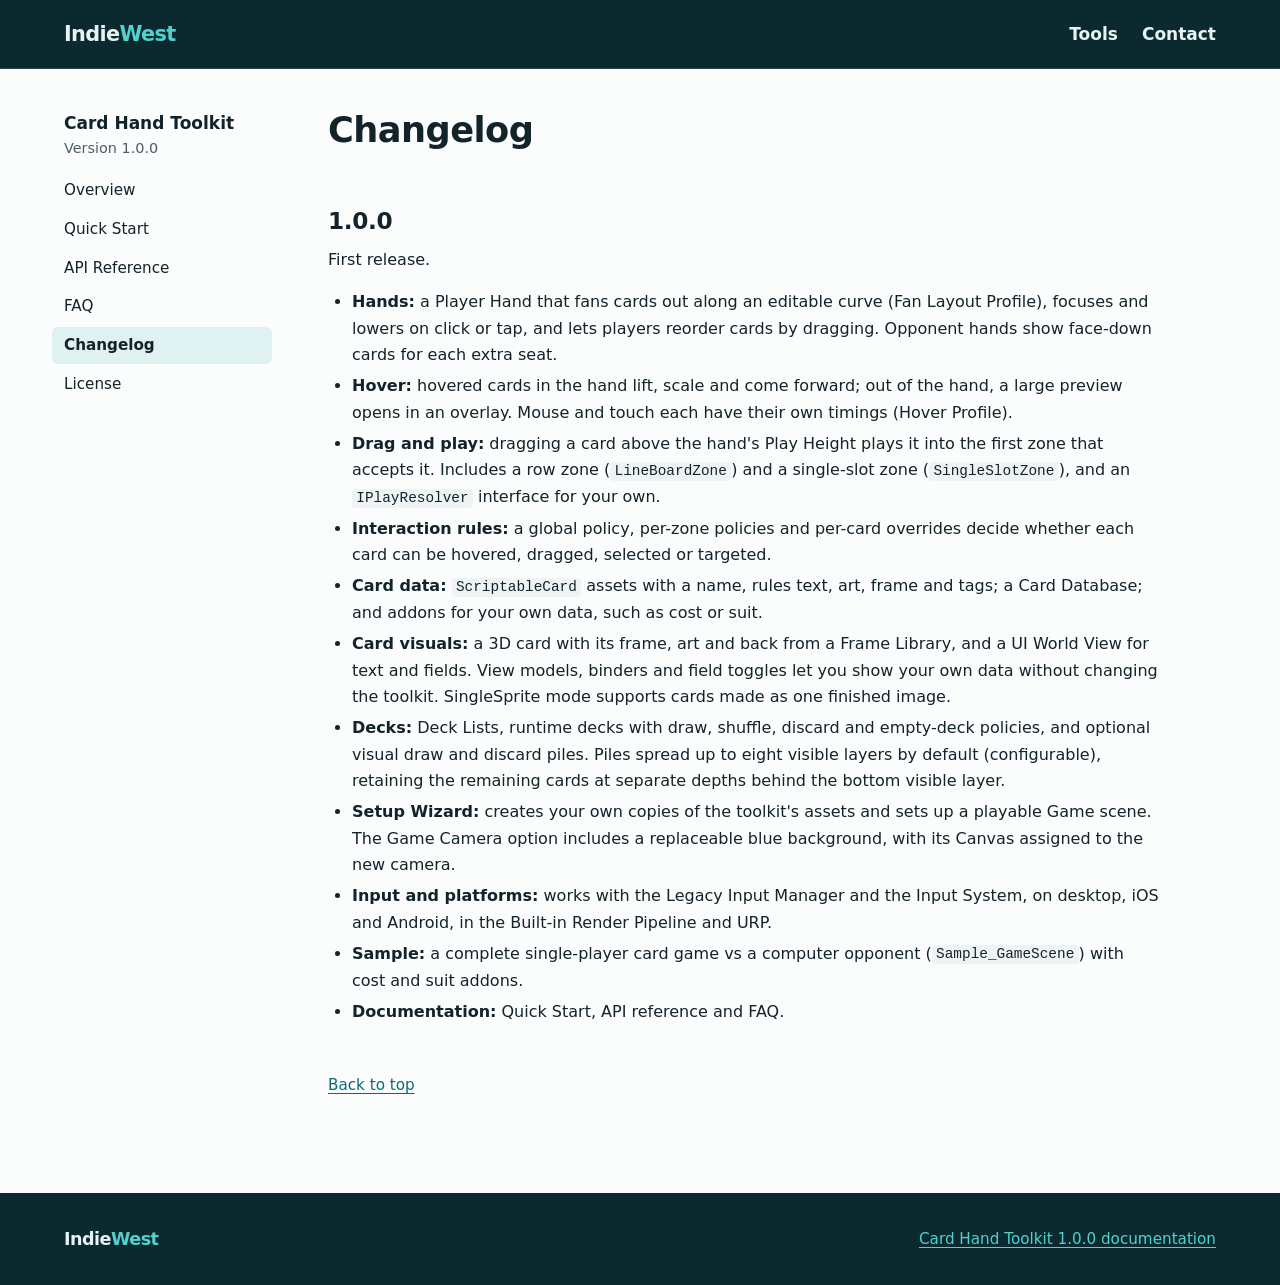
<file: tools/card-hand-toolkit/docs/changelog.html>
<!doctype html>
<html lang="en">
<head>
  <meta charset="utf-8">
  <meta name="viewport" content="width=device-width, initial-scale=1">
  <!-- Generated by scripts/docs.mjs from docs-src/card-hand-toolkit/CHANGELOG.md. Do not edit: change the Markdown in the Unity project, then import and build. -->
  <title>Changelog · Card Hand Toolkit 1.0.0 documentation · IndieWest</title>
  <meta name="description" content="Changelog for Card Hand Toolkit 1.0.0, a Unity toolkit by IndieWest.">
  <meta name="color-scheme" content="light dark">
  <link rel="icon" href="../../../assets/favicon-32.png" sizes="32x32">
  <link rel="icon" href="../../../assets/favicon.svg" type="image/svg+xml">
  <link rel="apple-touch-icon" href="../../../assets/apple-touch-icon.png">
  <link rel="stylesheet" href="../../../assets/site.css">
  <script data-goatcounter="https://david3214.goatcounter.com/count" async src="//gc.zgo.at/count.js"></script>
</head>
<body>
  <a class="skip-link" href="#content">Skip to content</a>

  <header class="site-header">
    <div class="container header-inner">
      <a class="wordmark" href="../../../index.html">Indie<span>West</span></a>
      <nav class="site-nav" aria-label="Main">
        <ul>
          <li><a href="../../../index.html#tools">Tools</a></li>
          <li><a href="../../../index.html#contact">Contact</a></li>
        </ul>
      </nav>
    </div>
  </header>

  <div class="container docs-layout">
    <aside class="docs-sidebar">
      <p class="docs-product"><a href="../index.html">Card Hand Toolkit</a> <span class="docs-version">Version 1.0.0</span></p>
      <nav class="docs-nav" aria-label="Documentation">
        <ul>
          <li><a href="index.html">Overview</a></li>
          <li><a href="quickstart.html">Quick Start</a></li>
          <li><a href="api.html">API Reference</a></li>
          <li><a href="faq.html">FAQ</a></li>
          <li><a href="changelog.html" aria-current="page">Changelog</a></li>
          <li><a href="license.html">License</a></li>
        </ul>
      </nav>
    </aside>

    <main id="content" class="prose" tabindex="-1">
<div class="heading"><h1 id="changelog">Changelog</h1><a class="heading-anchor" href="#changelog" aria-label="Link to section: Changelog">#</a></div>
<div class="heading"><h2 id="100">1.0.0</h2><a class="heading-anchor" href="#100" aria-label="Link to section: 1.0.0">#</a></div>
<p>First release.</p>
<ul>
<li><strong>Hands:</strong> a Player Hand that fans cards out along an editable curve (Fan Layout Profile), focuses and lowers on click or tap, and lets players reorder cards by dragging. Opponent hands show face-down cards for each extra seat.</li>
<li><strong>Hover:</strong> hovered cards in the hand lift, scale and come forward; out of the hand, a large preview opens in an overlay. Mouse and touch each have their own timings (Hover Profile).</li>
<li><strong>Drag and play:</strong> dragging a card above the hand&#39;s Play Height plays it into the first zone that accepts it. Includes a row zone (<code>LineBoardZone</code>) and a single-slot zone (<code>SingleSlotZone</code>), and an <code>IPlayResolver</code> interface for your own.</li>
<li><strong>Interaction rules:</strong> a global policy, per-zone policies and per-card overrides decide whether each card can be hovered, dragged, selected or targeted.</li>
<li><strong>Card data:</strong> <code>ScriptableCard</code> assets with a name, rules text, art, frame and tags; a Card Database; and addons for your own data, such as cost or suit.</li>
<li><strong>Card visuals:</strong> a 3D card with its frame, art and back from a Frame Library, and a UI World View for text and fields. View models, binders and field toggles let you show your own data without changing the toolkit. SingleSprite mode supports cards made as one finished image.</li>
<li><strong>Decks:</strong> Deck Lists, runtime decks with draw, shuffle, discard and empty-deck policies, and optional visual draw and discard piles. Piles spread up to eight visible layers by default (configurable), retaining the remaining cards at separate depths behind the bottom visible layer.</li>
<li><strong>Setup Wizard:</strong> creates your own copies of the toolkit&#39;s assets and sets up a playable Game scene. The Game Camera option includes a replaceable blue background, with its Canvas assigned to the new camera.</li>
<li><strong>Input and platforms:</strong> works with the Legacy Input Manager and the Input System, on desktop, iOS and Android, in the Built-in Render Pipeline and URP.</li>
<li><strong>Sample:</strong> a complete single-player card game vs a computer opponent (<code>Sample_GameScene</code>) with cost and suit addons.</li>
<li><strong>Documentation:</strong> Quick Start, API reference and FAQ.</li>
</ul>
      <p class="back-to-top"><a href="#content">Back to top</a></p>
    </main>
  </div>

  <footer class="site-footer">
    <div class="container footer-inner">
      <a class="wordmark wordmark-small" href="../../../index.html">Indie<span>West</span></a>
      <p><a href="index.html">Card Hand Toolkit 1.0.0 documentation</a></p>
    </div>
  </footer>
</body>
</html>
</file>
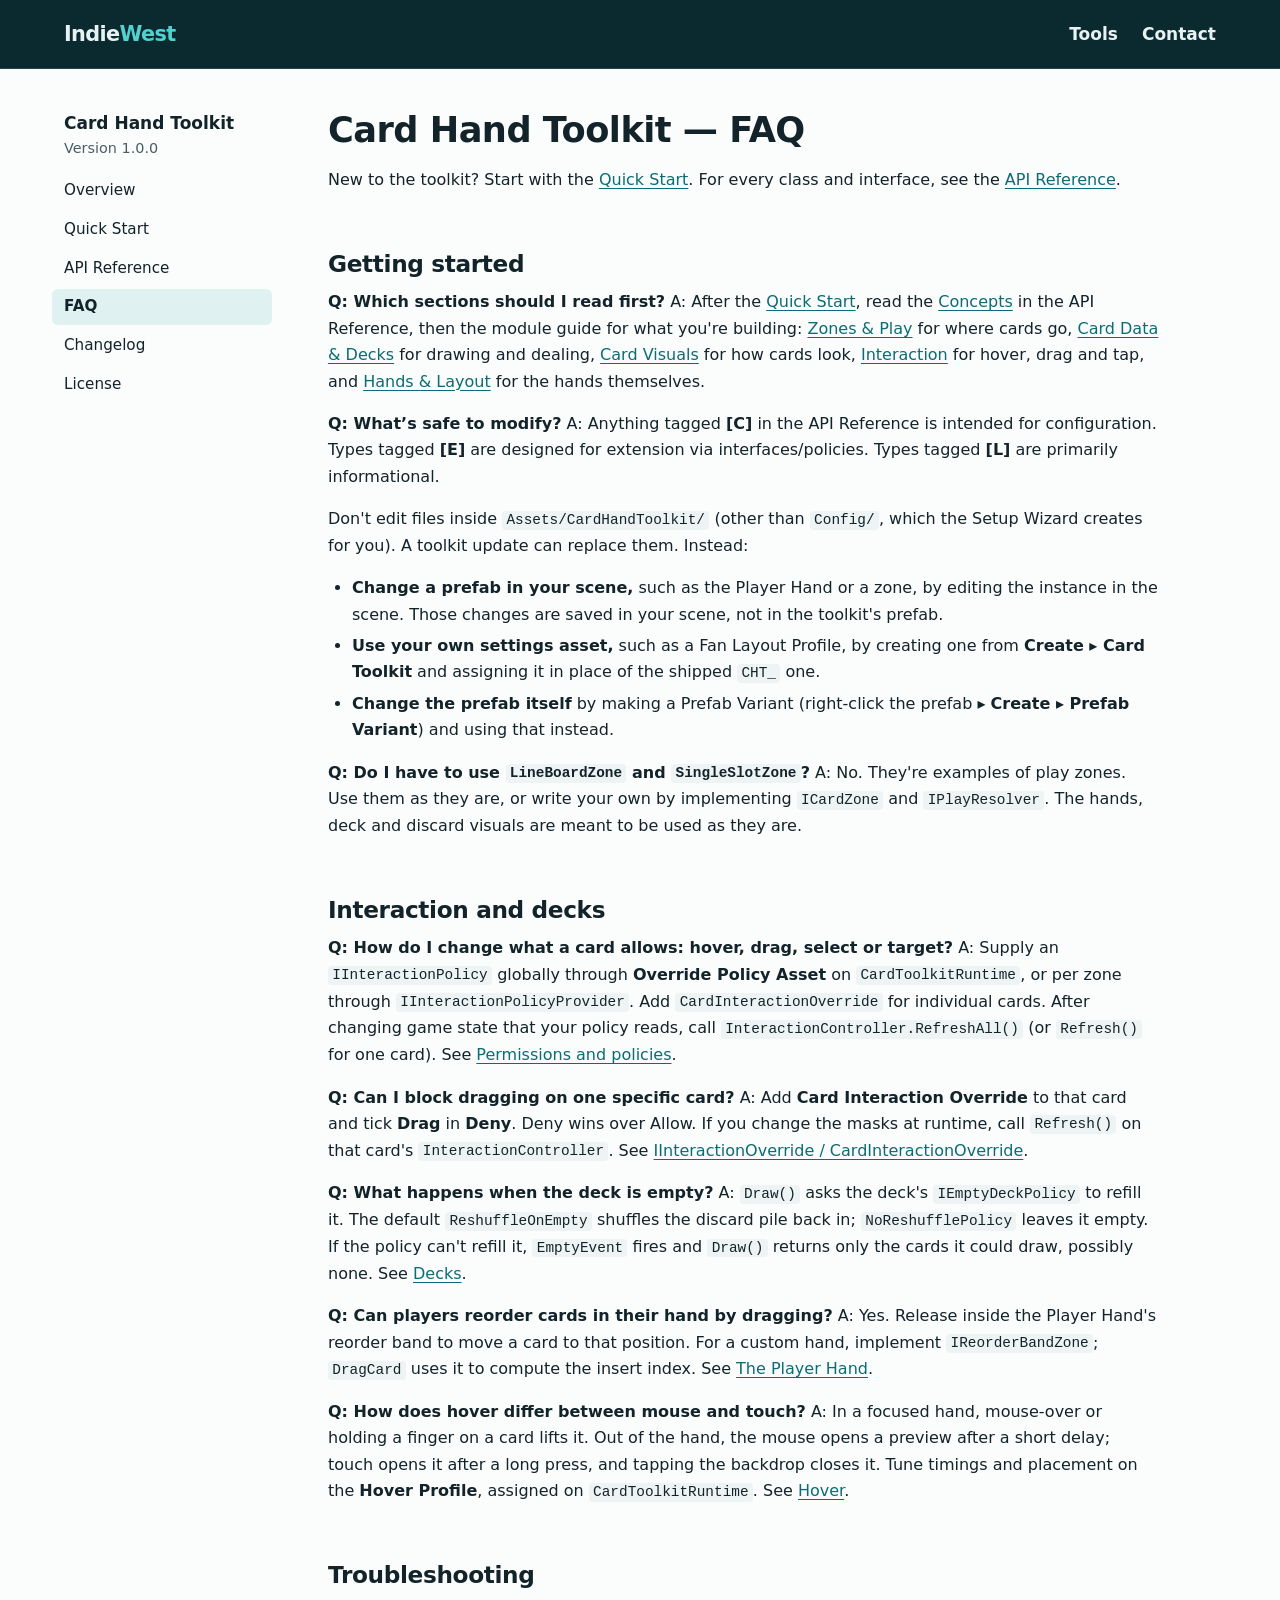
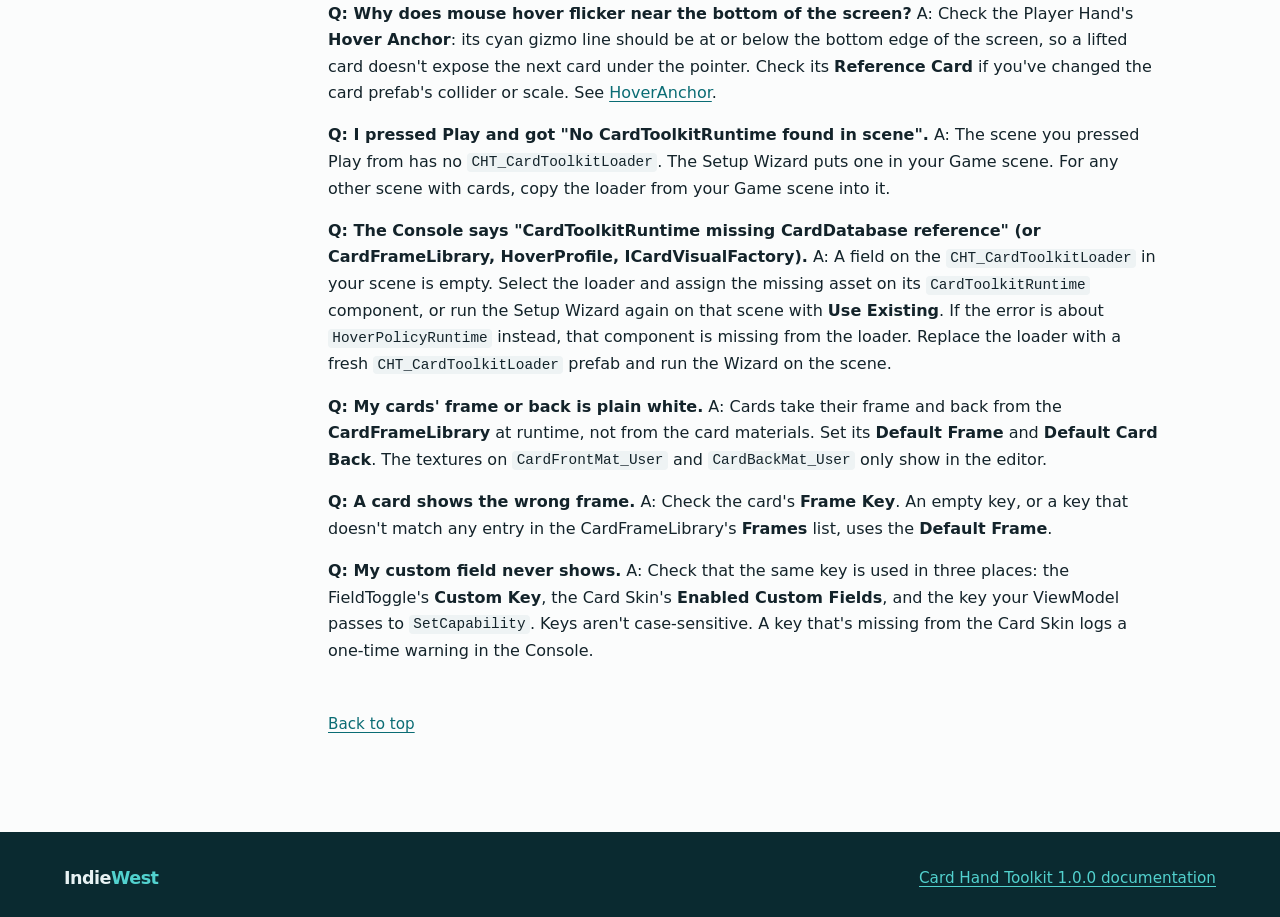
<file: tools/card-hand-toolkit/docs/faq.html>
<!doctype html>
<html lang="en">
<head>
  <meta charset="utf-8">
  <meta name="viewport" content="width=device-width, initial-scale=1">
  <!-- Generated by scripts/docs.mjs from docs-src/card-hand-toolkit/FAQ.md. Do not edit: change the Markdown in the Unity project, then import and build. -->
  <title>FAQ · Card Hand Toolkit 1.0.0 documentation · IndieWest</title>
  <meta name="description" content="FAQ for Card Hand Toolkit 1.0.0, a Unity toolkit by IndieWest.">
  <meta name="color-scheme" content="light dark">
  <link rel="icon" href="../../../assets/favicon-32.png" sizes="32x32">
  <link rel="icon" href="../../../assets/favicon.svg" type="image/svg+xml">
  <link rel="apple-touch-icon" href="../../../assets/apple-touch-icon.png">
  <link rel="stylesheet" href="../../../assets/site.css">
  <script data-goatcounter="https://david3214.goatcounter.com/count" async src="//gc.zgo.at/count.js"></script>
</head>
<body>
  <a class="skip-link" href="#content">Skip to content</a>

  <header class="site-header">
    <div class="container header-inner">
      <a class="wordmark" href="../../../index.html">Indie<span>West</span></a>
      <nav class="site-nav" aria-label="Main">
        <ul>
          <li><a href="../../../index.html#tools">Tools</a></li>
          <li><a href="../../../index.html#contact">Contact</a></li>
        </ul>
      </nav>
    </div>
  </header>

  <div class="container docs-layout">
    <aside class="docs-sidebar">
      <p class="docs-product"><a href="../index.html">Card Hand Toolkit</a> <span class="docs-version">Version 1.0.0</span></p>
      <nav class="docs-nav" aria-label="Documentation">
        <ul>
          <li><a href="index.html">Overview</a></li>
          <li><a href="quickstart.html">Quick Start</a></li>
          <li><a href="api.html">API Reference</a></li>
          <li><a href="faq.html" aria-current="page">FAQ</a></li>
          <li><a href="changelog.html">Changelog</a></li>
          <li><a href="license.html">License</a></li>
        </ul>
      </nav>
    </aside>

    <main id="content" class="prose" tabindex="-1">
<div class="heading"><h1 id="card-hand-toolkit--faq">Card Hand Toolkit — FAQ</h1><a class="heading-anchor" href="#card-hand-toolkit--faq" aria-label="Link to section: Card Hand Toolkit — FAQ">#</a></div>
<p>New to the toolkit? Start with the <a href="quickstart.html">Quick Start</a>. For every class and interface, see the <a href="api.html">API Reference</a>.</p>
<div class="heading"><h2 id="getting-started">Getting started</h2><a class="heading-anchor" href="#getting-started" aria-label="Link to section: Getting started">#</a></div>
<p><strong>Q: Which sections should I read first?</strong>
A: After the <a href="quickstart.html">Quick Start</a>, read the <a href="api.html#concepts">Concepts</a> in the API Reference, then the module guide for what you&#39;re building: <a href="api.html#zones--play">Zones &amp; Play</a> for where cards go, <a href="api.html#card-data--decks">Card Data &amp; Decks</a> for drawing and dealing, <a href="api.html#card-visuals">Card Visuals</a> for how cards look, <a href="api.html#interaction">Interaction</a> for hover, drag and tap, and <a href="api.html#hands--layout">Hands &amp; Layout</a> for the hands themselves.</p>
<p><strong>Q: What’s safe to modify?</strong>
A: Anything tagged <strong>[C]</strong> in the API Reference is intended for configuration. Types tagged <strong>[E]</strong> are designed for extension via interfaces/policies. Types tagged <strong>[L]</strong> are primarily informational.</p>
<p>Don&#39;t edit files inside <code>Assets/CardHandToolkit/</code> (other than <code>Config/</code>, which the Setup Wizard creates for you). A toolkit update can replace them. Instead:</p>
<ul>
<li><strong>Change a prefab in your scene,</strong> such as the Player Hand or a zone, by editing the instance in the scene. Those changes are saved in your scene, not in the toolkit&#39;s prefab.</li>
<li><strong>Use your own settings asset,</strong> such as a Fan Layout Profile, by creating one from <strong>Create ▸ Card Toolkit</strong> and assigning it in place of the shipped <code>CHT_</code> one.</li>
<li><strong>Change the prefab itself</strong> by making a Prefab Variant (right-click the prefab ▸ <strong>Create ▸ Prefab Variant</strong>) and using that instead.</li>
</ul>
<p><strong>Q: Do I have to use <code>LineBoardZone</code> and <code>SingleSlotZone</code>?</strong>
A: No. They&#39;re examples of play zones. Use them as they are, or write your own by implementing <code>ICardZone</code> and <code>IPlayResolver</code>. The hands, deck and discard visuals are meant to be used as they are.</p>
<div class="heading"><h2 id="interaction-and-decks">Interaction and decks</h2><a class="heading-anchor" href="#interaction-and-decks" aria-label="Link to section: Interaction and decks">#</a></div>
<p><strong>Q: How do I change what a card allows: hover, drag, select or target?</strong>
A: Supply an <code>IInteractionPolicy</code> globally through <strong>Override Policy Asset</strong> on <code>CardToolkitRuntime</code>, or per zone through <code>IInteractionPolicyProvider</code>. Add <code>CardInteractionOverride</code> for individual cards. After changing game state that your policy reads, call <code>InteractionController.RefreshAll()</code> (or <code>Refresh()</code> for one card). See <a href="api.html#permissions-and-policies">Permissions and policies</a>.</p>
<p><strong>Q: Can I block dragging on one specific card?</strong>
A: Add <strong>Card Interaction Override</strong> to that card and tick <strong>Drag</strong> in <strong>Deny</strong>. Deny wins over Allow. If you change the masks at runtime, call <code>Refresh()</code> on that card&#39;s <code>InteractionController</code>. See <a href="api.html#iinteractionoverride--cardinteractionoverride-ce">IInteractionOverride / CardInteractionOverride</a>.</p>
<p><strong>Q: What happens when the deck is empty?</strong>
A: <code>Draw()</code> asks the deck&#39;s <code>IEmptyDeckPolicy</code> to refill it. The default <code>ReshuffleOnEmpty</code> shuffles the discard pile back in; <code>NoReshufflePolicy</code> leaves it empty. If the policy can&#39;t refill it, <code>EmptyEvent</code> fires and <code>Draw()</code> returns only the cards it could draw, possibly none. See <a href="api.html#decks">Decks</a>.</p>
<p><strong>Q: Can players reorder cards in their hand by dragging?</strong>
A: Yes. Release inside the Player Hand&#39;s reorder band to move a card to that position. For a custom hand, implement <code>IReorderBandZone</code>; <code>DragCard</code> uses it to compute the insert index. See <a href="api.html#the-player-hand">The Player Hand</a>.</p>
<p><strong>Q: How does hover differ between mouse and touch?</strong>
A: In a focused hand, mouse-over or holding a finger on a card lifts it. Out of the hand, the mouse opens a preview after a short delay; touch opens it after a long press, and tapping the backdrop closes it. Tune timings and placement on the <strong>Hover Profile</strong>, assigned on <code>CardToolkitRuntime</code>. See <a href="api.html#hover">Hover</a>.</p>
<div class="heading"><h2 id="troubleshooting">Troubleshooting</h2><a class="heading-anchor" href="#troubleshooting" aria-label="Link to section: Troubleshooting">#</a></div>
<p><strong>Q: Why does mouse hover flicker near the bottom of the screen?</strong>
A: Check the Player Hand&#39;s <strong>Hover Anchor</strong>: its cyan gizmo line should be at or below the bottom edge of the screen, so a lifted card doesn&#39;t expose the next card under the pointer. Check its <strong>Reference Card</strong> if you&#39;ve changed the card prefab&#39;s collider or scale. See <a href="api.html#hoveranchor-c">HoverAnchor</a>.</p>
<p><strong>Q: I pressed Play and got &quot;No CardToolkitRuntime found in scene&quot;.</strong>
A: The scene you pressed Play from has no <code>CHT_CardToolkitLoader</code>. The Setup Wizard puts one in your Game scene. For any other scene with cards, copy the loader from your Game scene into it.</p>
<p><strong>Q: The Console says &quot;CardToolkitRuntime missing CardDatabase reference&quot; (or CardFrameLibrary, HoverProfile, ICardVisualFactory).</strong>
A: A field on the <code>CHT_CardToolkitLoader</code> in your scene is empty. Select the loader and assign the missing asset on its <code>CardToolkitRuntime</code> component, or run the Setup Wizard again on that scene with <strong>Use Existing</strong>. If the error is about <code>HoverPolicyRuntime</code> instead, that component is missing from the loader. Replace the loader with a fresh <code>CHT_CardToolkitLoader</code> prefab and run the Wizard on the scene.</p>
<p><strong>Q: My cards&#39; frame or back is plain white.</strong>
A: Cards take their frame and back from the <strong>CardFrameLibrary</strong> at runtime, not from the card materials. Set its <strong>Default Frame</strong> and <strong>Default Card Back</strong>. The textures on <code>CardFrontMat_User</code> and <code>CardBackMat_User</code> only show in the editor.</p>
<p><strong>Q: A card shows the wrong frame.</strong>
A: Check the card&#39;s <strong>Frame Key</strong>. An empty key, or a key that doesn&#39;t match any entry in the CardFrameLibrary&#39;s <strong>Frames</strong> list, uses the <strong>Default Frame</strong>.</p>
<p><strong>Q: My custom field never shows.</strong>
A: Check that the same key is used in three places: the FieldToggle&#39;s <strong>Custom Key</strong>, the Card Skin&#39;s <strong>Enabled Custom Fields</strong>, and the key your ViewModel passes to <code>SetCapability</code>. Keys aren&#39;t case-sensitive. A key that&#39;s missing from the Card Skin logs a one-time warning in the Console.</p>
      <p class="back-to-top"><a href="#content">Back to top</a></p>
    </main>
  </div>

  <footer class="site-footer">
    <div class="container footer-inner">
      <a class="wordmark wordmark-small" href="../../../index.html">Indie<span>West</span></a>
      <p><a href="index.html">Card Hand Toolkit 1.0.0 documentation</a></p>
    </div>
  </footer>
</body>
</html>
</file>
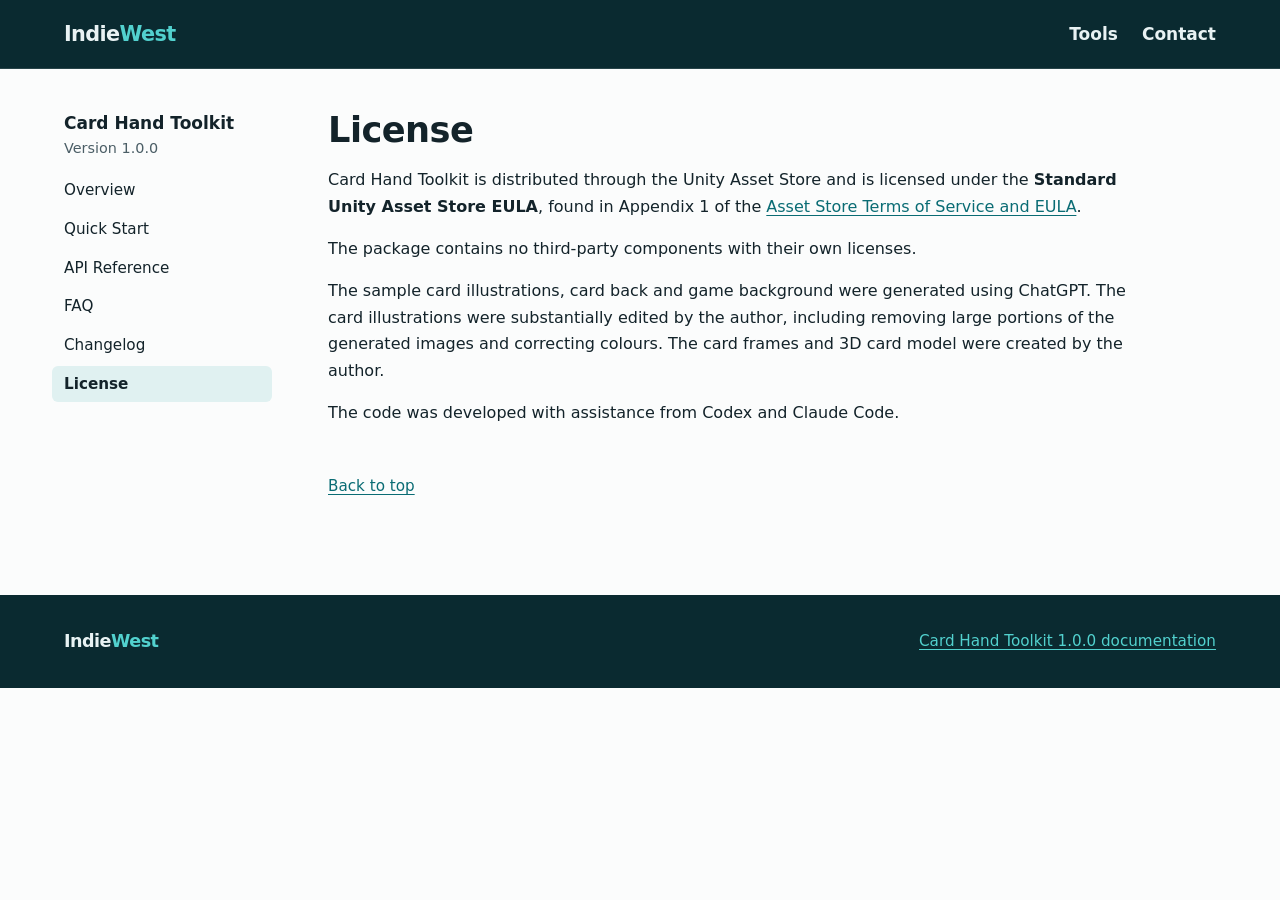
<file: tools/card-hand-toolkit/docs/license.html>
<!doctype html>
<html lang="en">
<head>
  <meta charset="utf-8">
  <meta name="viewport" content="width=device-width, initial-scale=1">
  <!-- Generated by scripts/docs.mjs from docs-src/card-hand-toolkit/LICENSE.md. Do not edit: change the Markdown in the Unity project, then import and build. -->
  <title>License · Card Hand Toolkit 1.0.0 documentation · IndieWest</title>
  <meta name="description" content="License for Card Hand Toolkit 1.0.0, a Unity toolkit by IndieWest.">
  <meta name="color-scheme" content="light dark">
  <link rel="icon" href="../../../assets/favicon-32.png" sizes="32x32">
  <link rel="icon" href="../../../assets/favicon.svg" type="image/svg+xml">
  <link rel="apple-touch-icon" href="../../../assets/apple-touch-icon.png">
  <link rel="stylesheet" href="../../../assets/site.css">
  <script data-goatcounter="https://david3214.goatcounter.com/count" async src="//gc.zgo.at/count.js"></script>
</head>
<body>
  <a class="skip-link" href="#content">Skip to content</a>

  <header class="site-header">
    <div class="container header-inner">
      <a class="wordmark" href="../../../index.html">Indie<span>West</span></a>
      <nav class="site-nav" aria-label="Main">
        <ul>
          <li><a href="../../../index.html#tools">Tools</a></li>
          <li><a href="../../../index.html#contact">Contact</a></li>
        </ul>
      </nav>
    </div>
  </header>

  <div class="container docs-layout">
    <aside class="docs-sidebar">
      <p class="docs-product"><a href="../index.html">Card Hand Toolkit</a> <span class="docs-version">Version 1.0.0</span></p>
      <nav class="docs-nav" aria-label="Documentation">
        <ul>
          <li><a href="index.html">Overview</a></li>
          <li><a href="quickstart.html">Quick Start</a></li>
          <li><a href="api.html">API Reference</a></li>
          <li><a href="faq.html">FAQ</a></li>
          <li><a href="changelog.html">Changelog</a></li>
          <li><a href="license.html" aria-current="page">License</a></li>
        </ul>
      </nav>
    </aside>

    <main id="content" class="prose" tabindex="-1">
<div class="heading"><h1 id="license">License</h1><a class="heading-anchor" href="#license" aria-label="Link to section: License">#</a></div>
<p>Card Hand Toolkit is distributed through the Unity Asset Store and is licensed under the <strong>Standard Unity Asset Store EULA</strong>, found in Appendix 1 of the <a href="https://unity.com/legal/as-terms">Asset Store Terms of Service and EULA</a>.</p>
<p>The package contains no third-party components with their own licenses.</p>
<p>The sample card illustrations, card back and game background were generated using ChatGPT. The card illustrations were substantially edited by the author, including removing large portions of the generated images and correcting colours. The card frames and 3D card model were created by the author.</p>
<p>The code was developed with assistance from Codex and Claude Code.</p>
      <p class="back-to-top"><a href="#content">Back to top</a></p>
    </main>
  </div>

  <footer class="site-footer">
    <div class="container footer-inner">
      <a class="wordmark wordmark-small" href="../../../index.html">Indie<span>West</span></a>
      <p><a href="index.html">Card Hand Toolkit 1.0.0 documentation</a></p>
    </div>
  </footer>
</body>
</html>
</file>
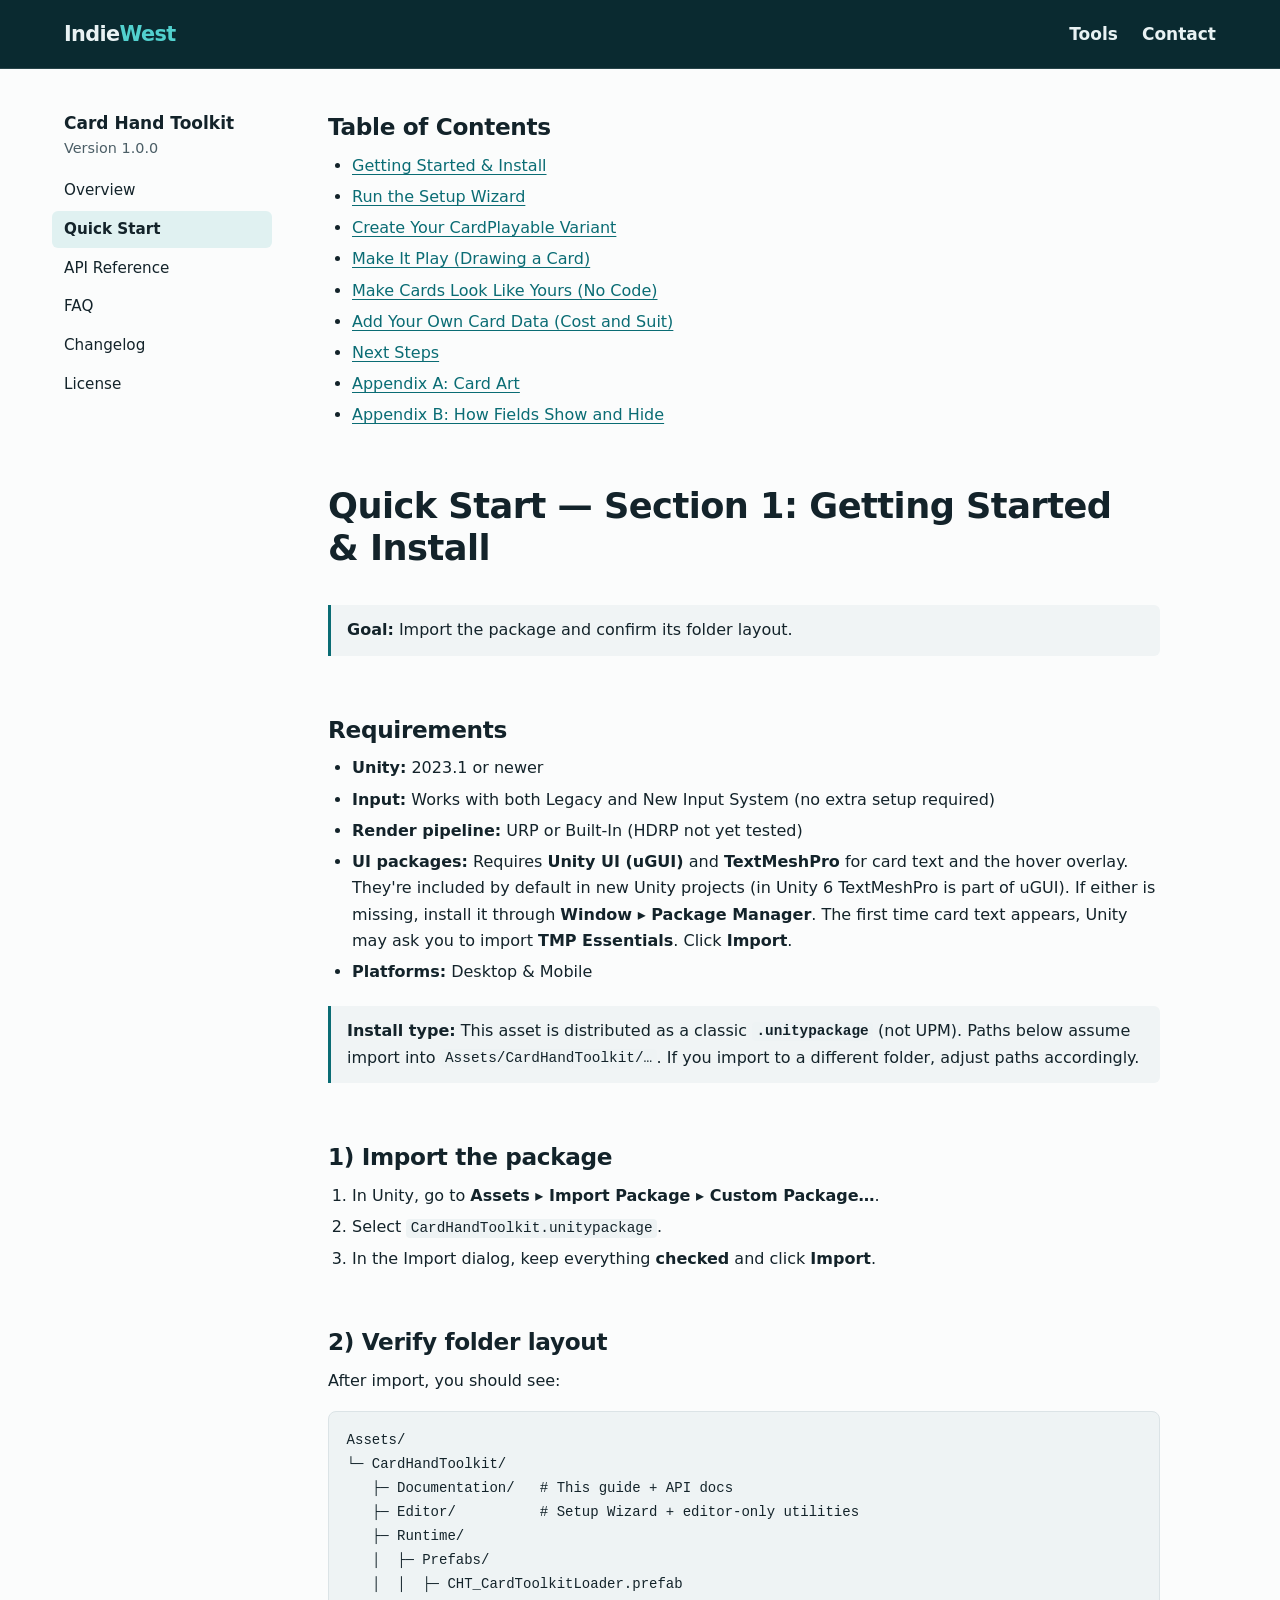
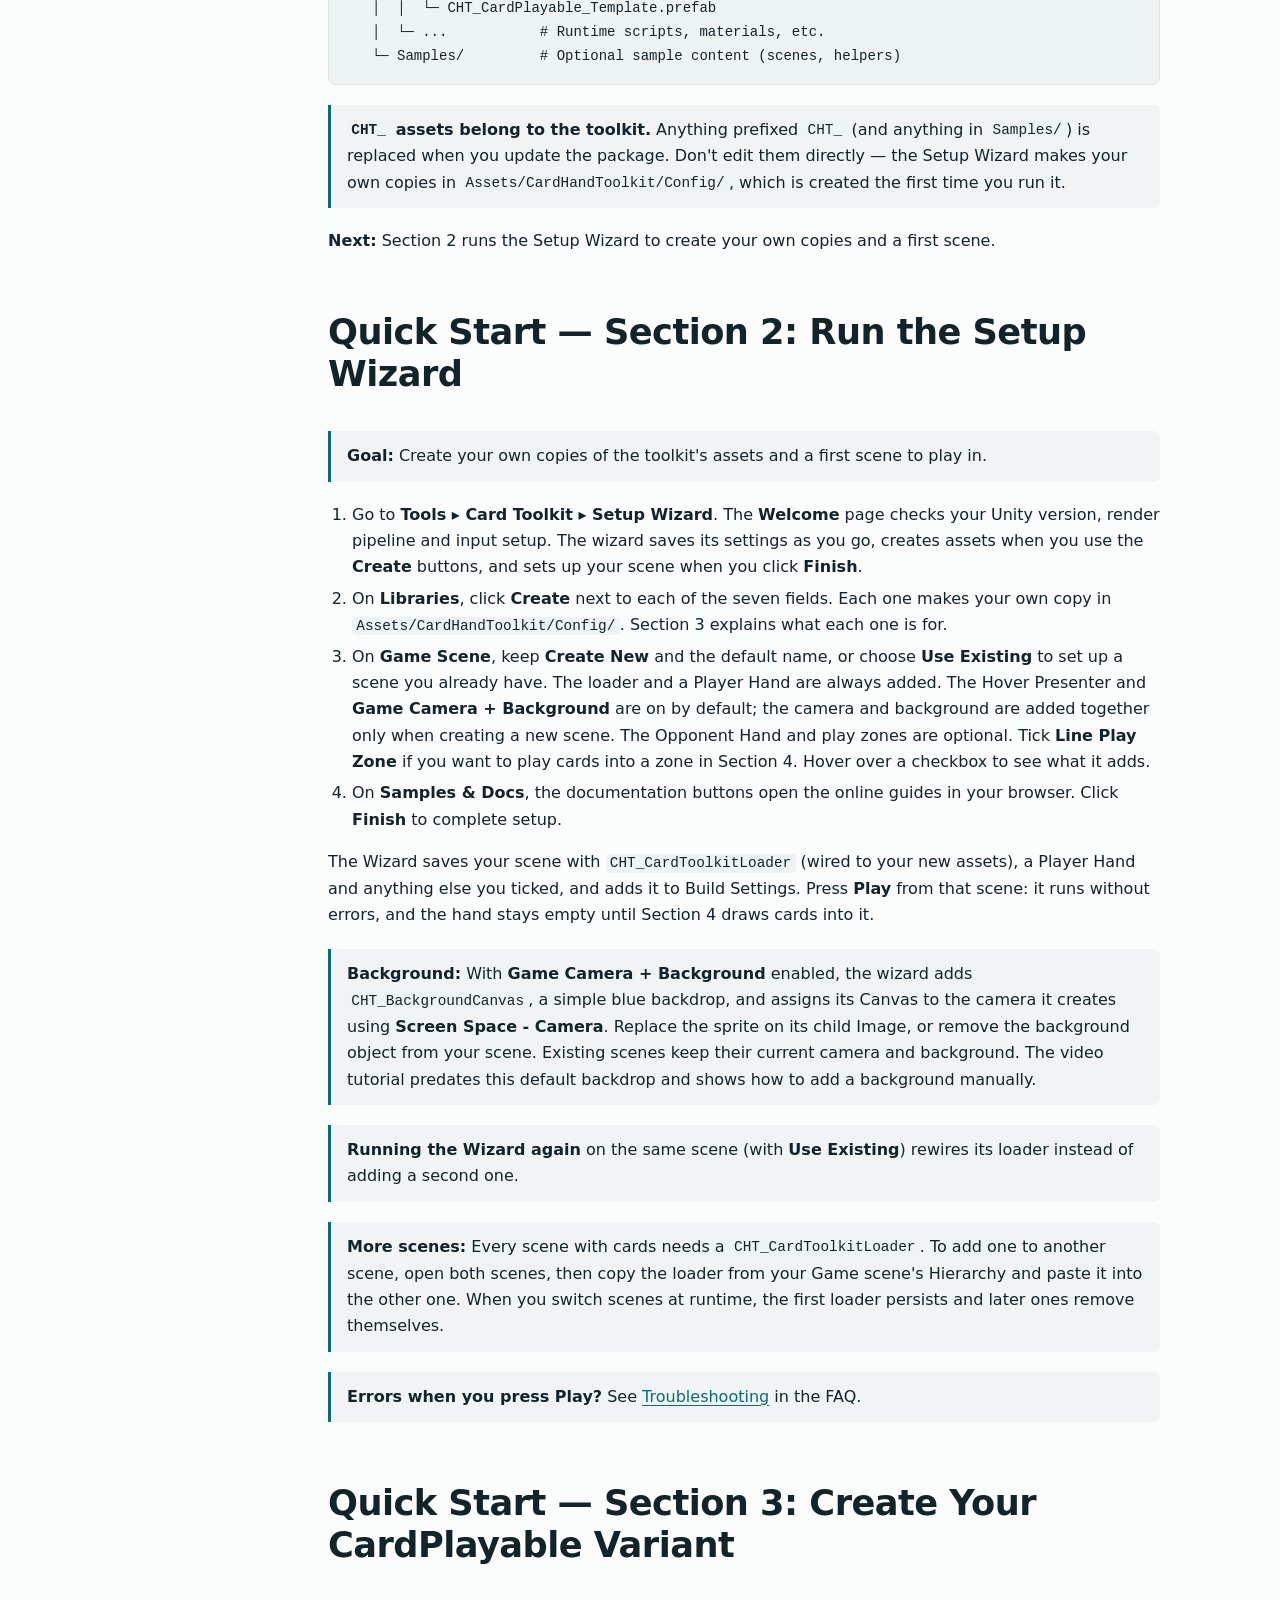
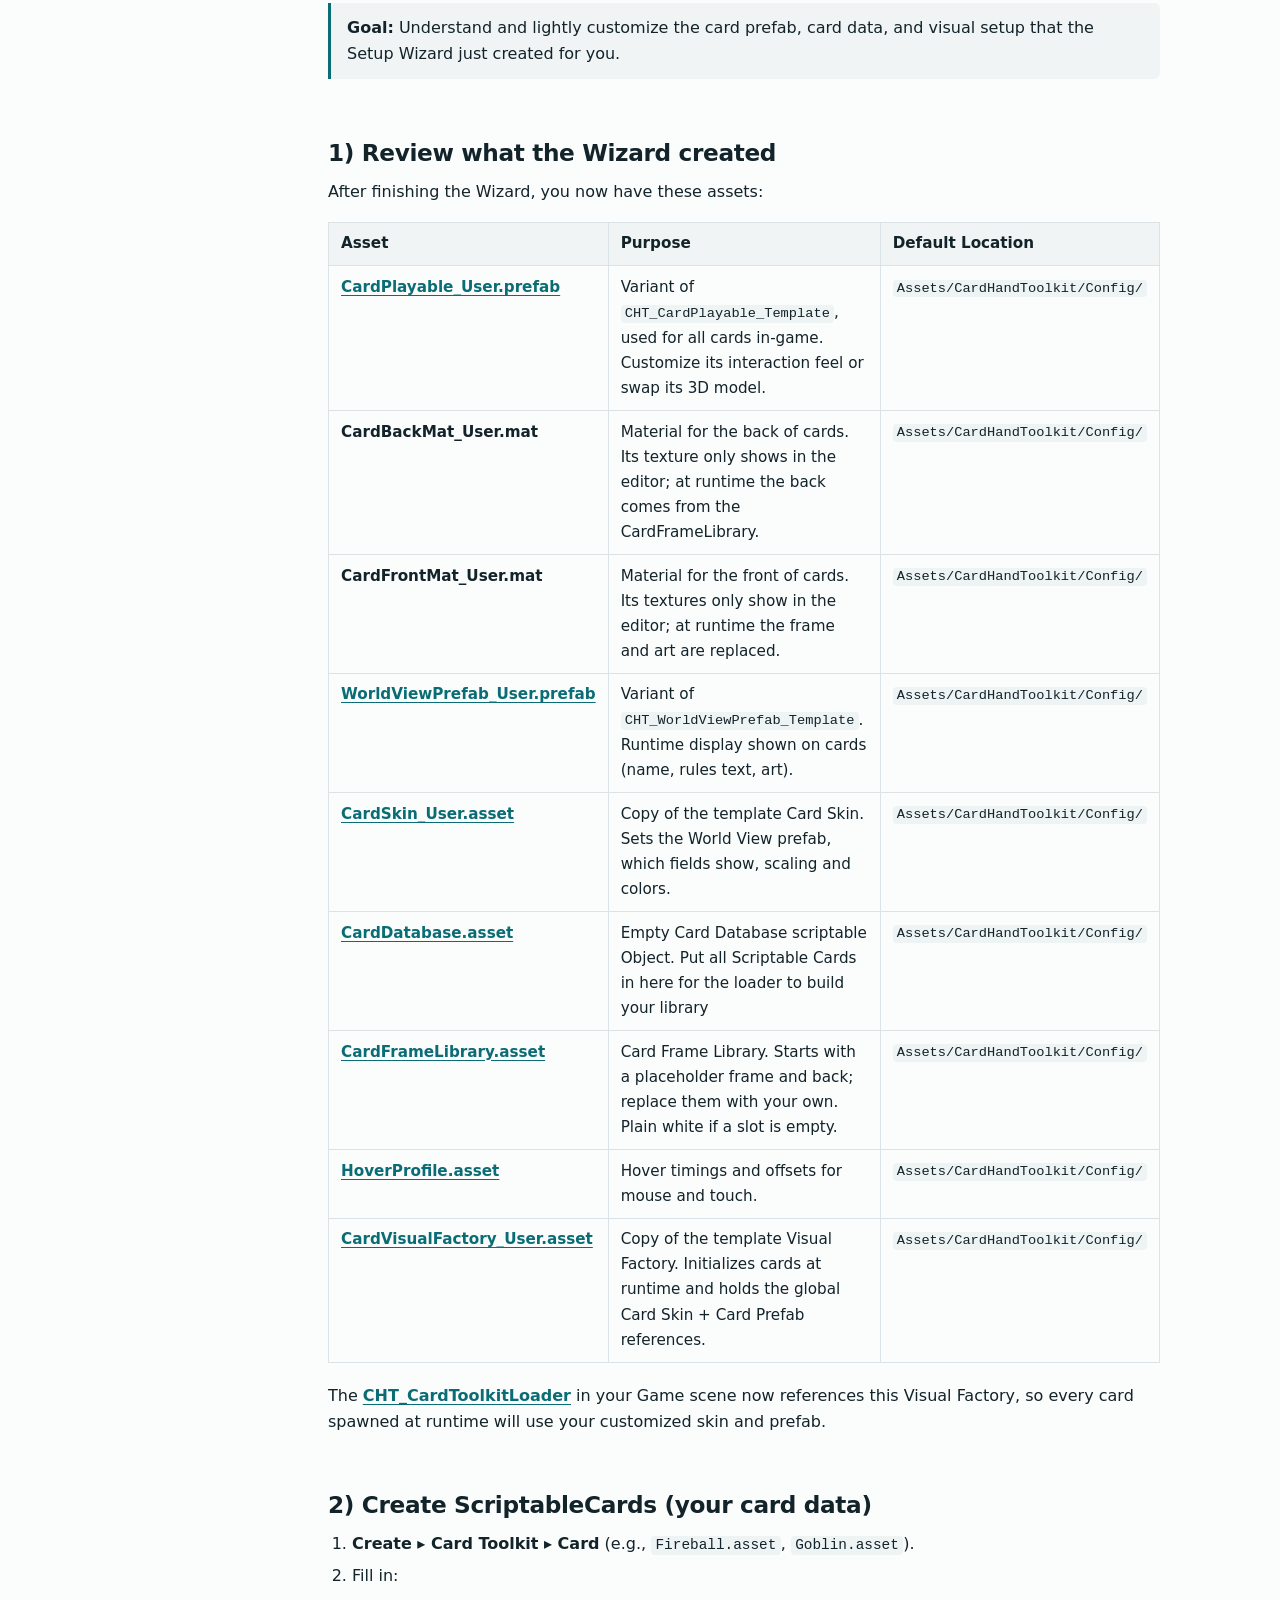
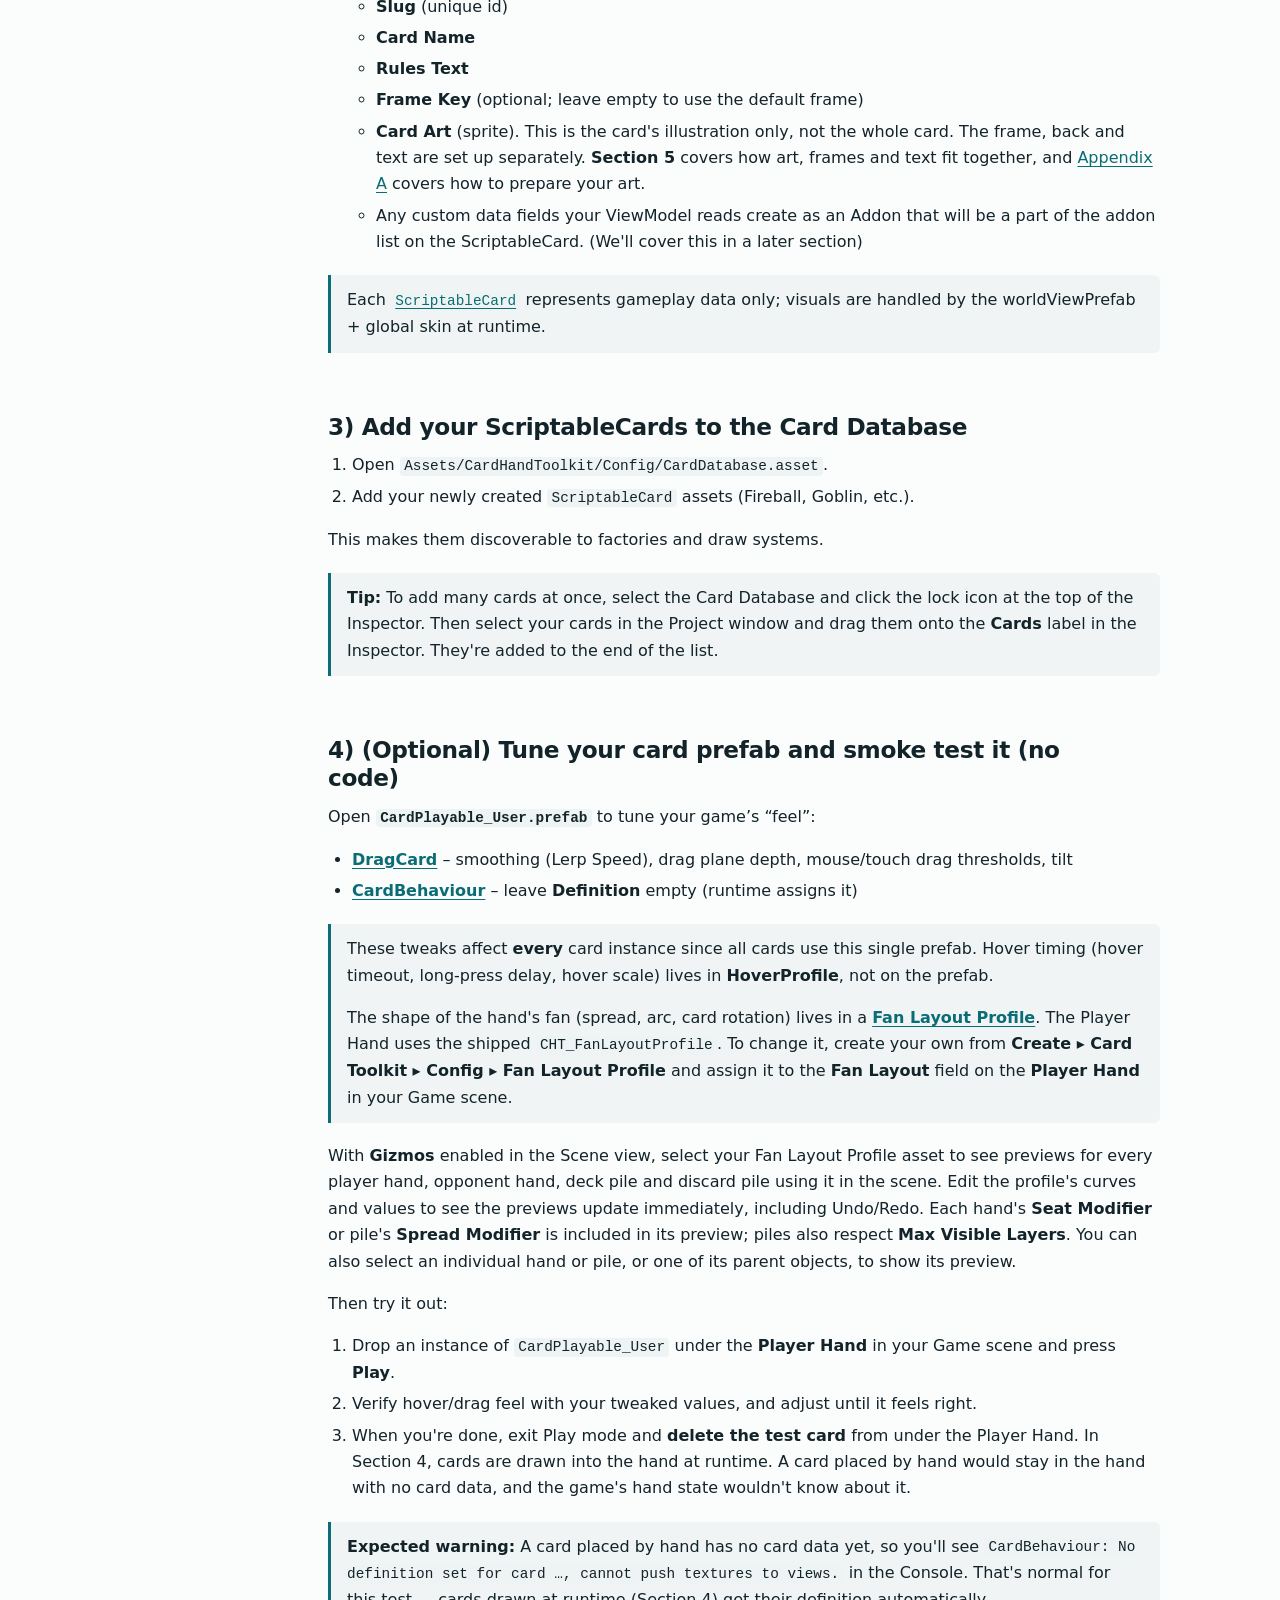
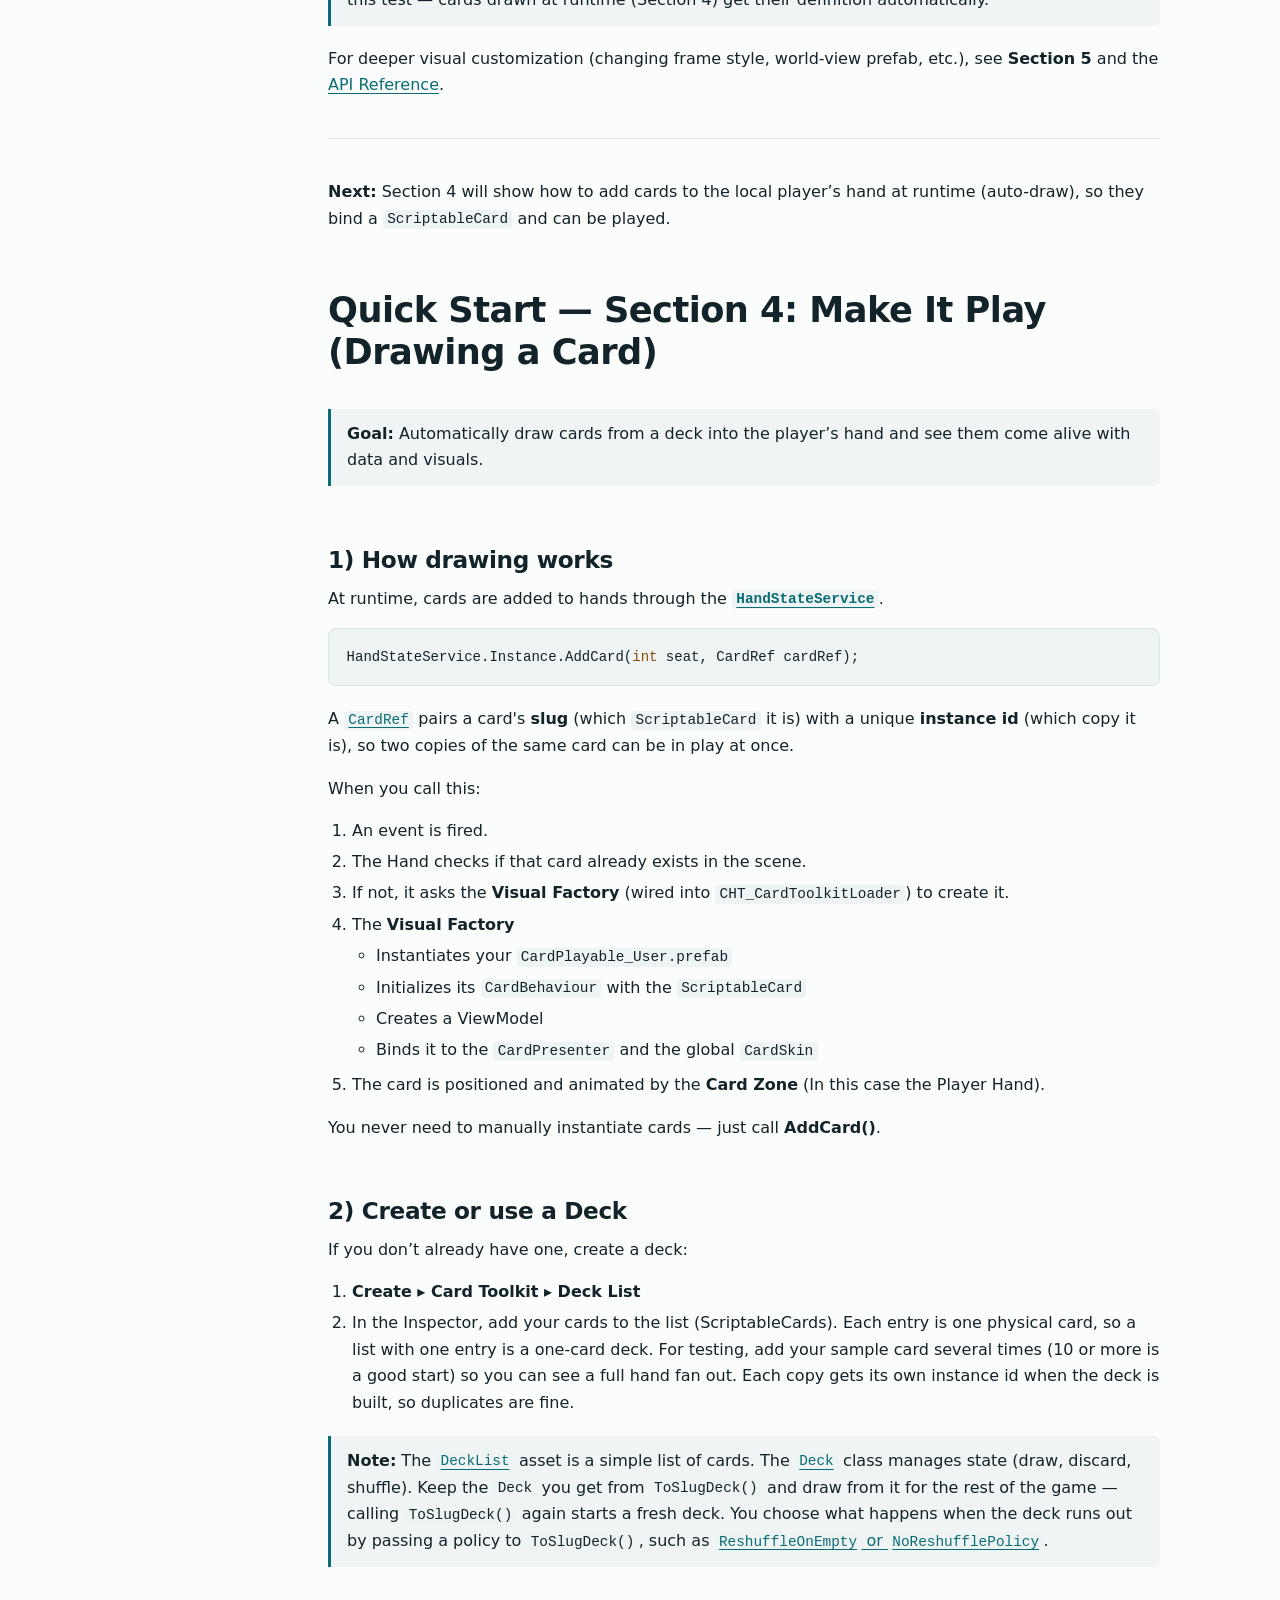
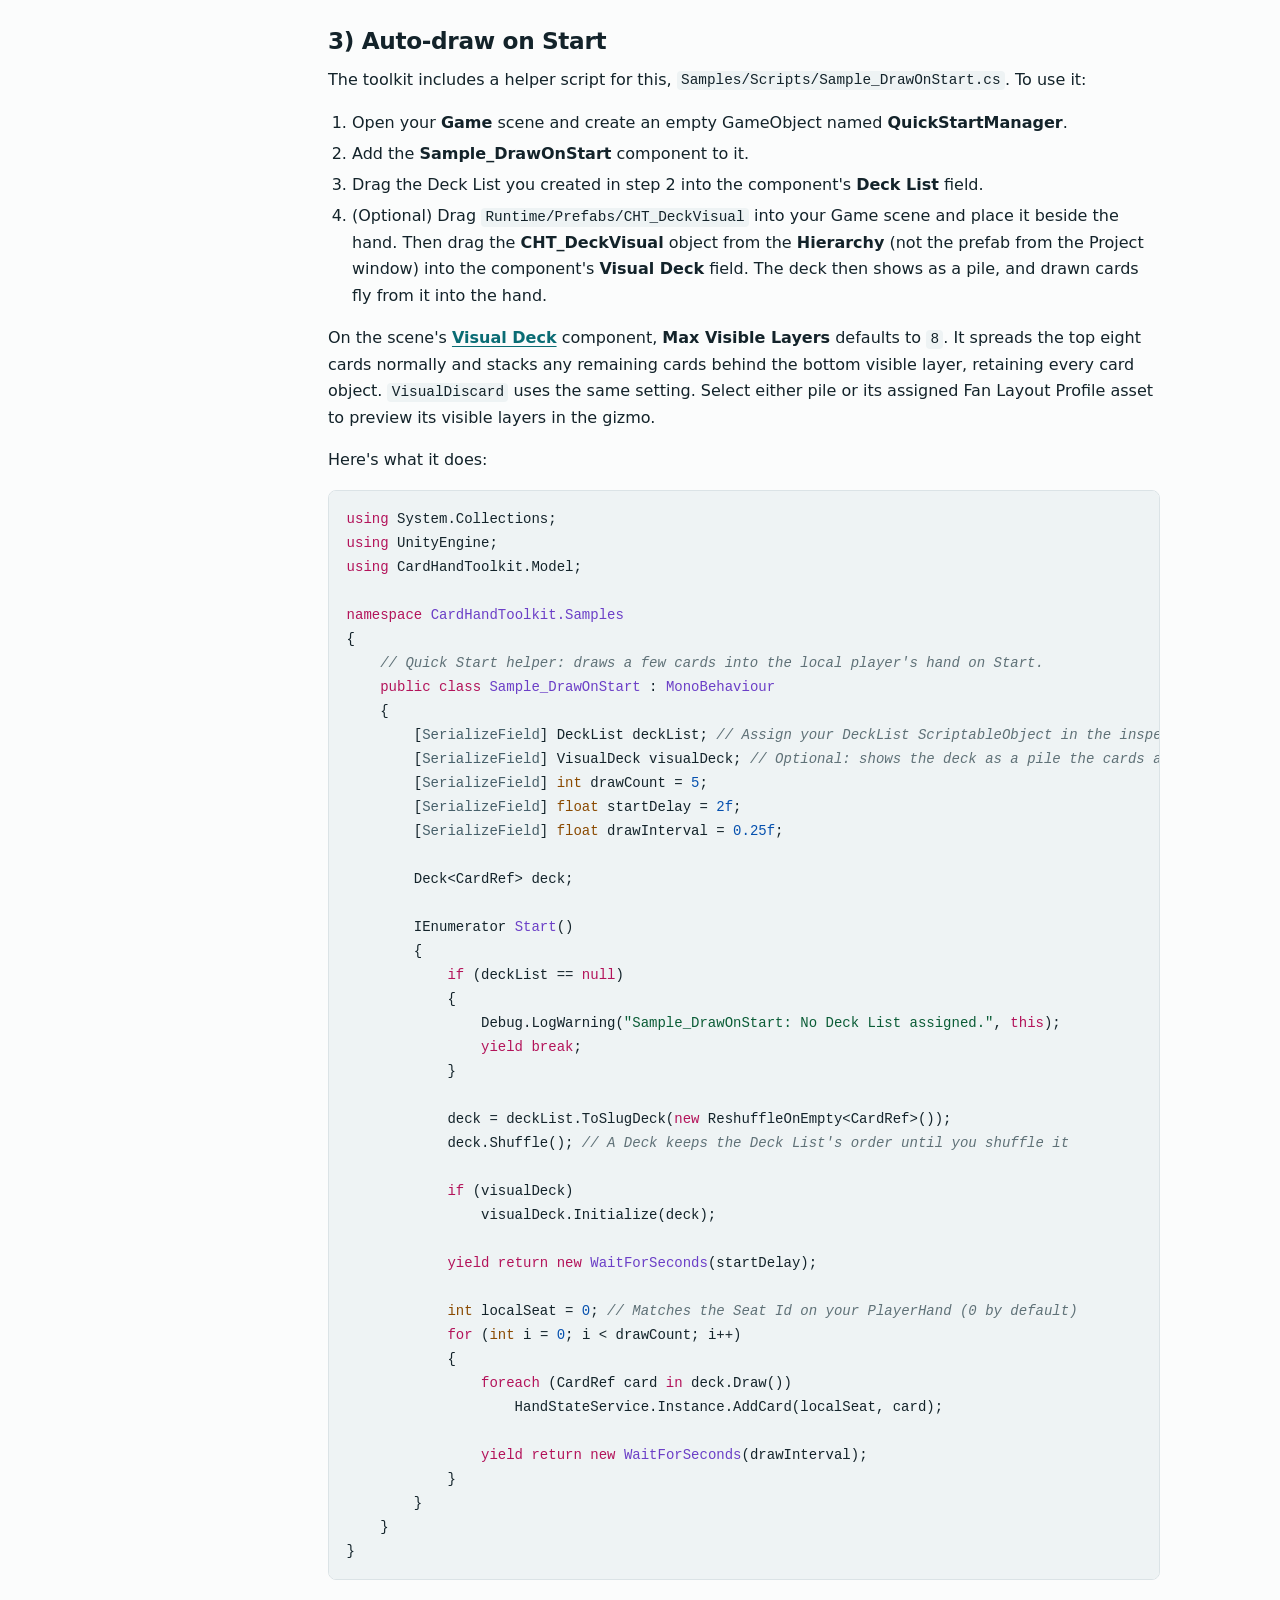
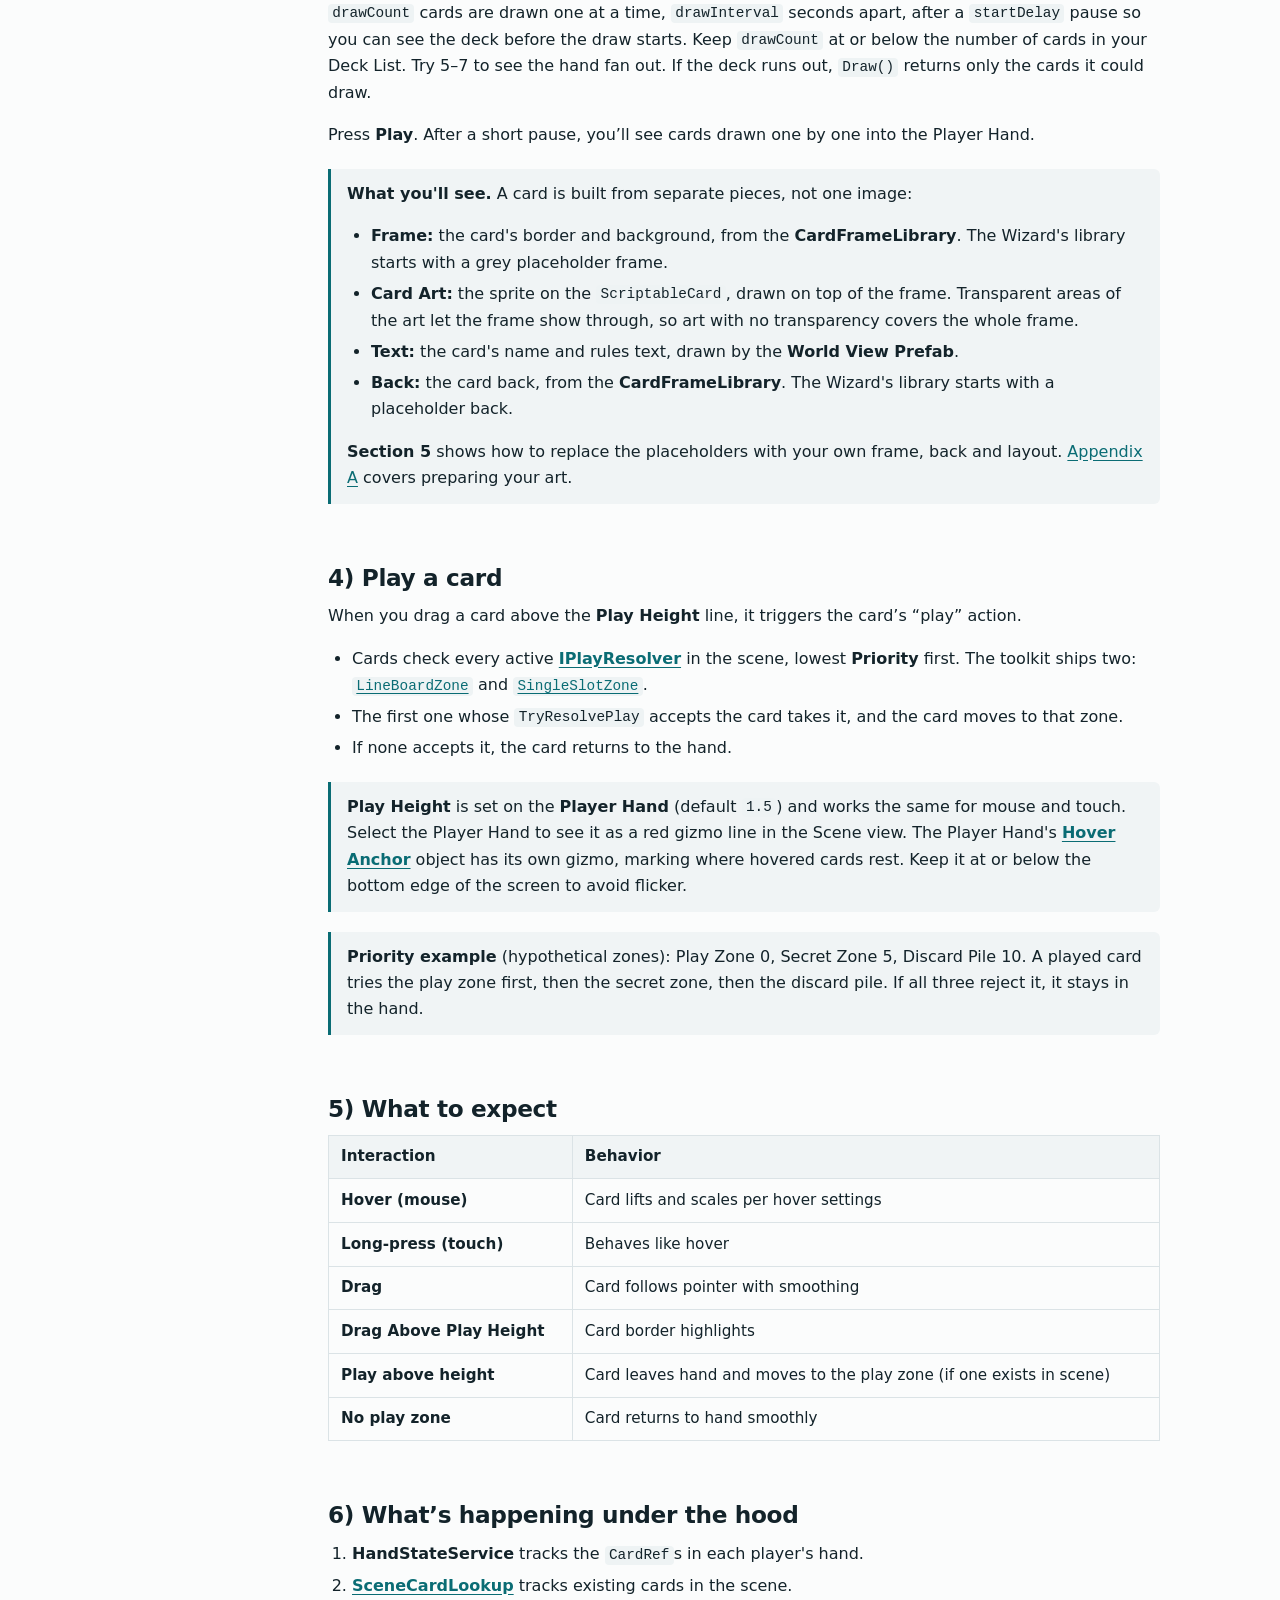
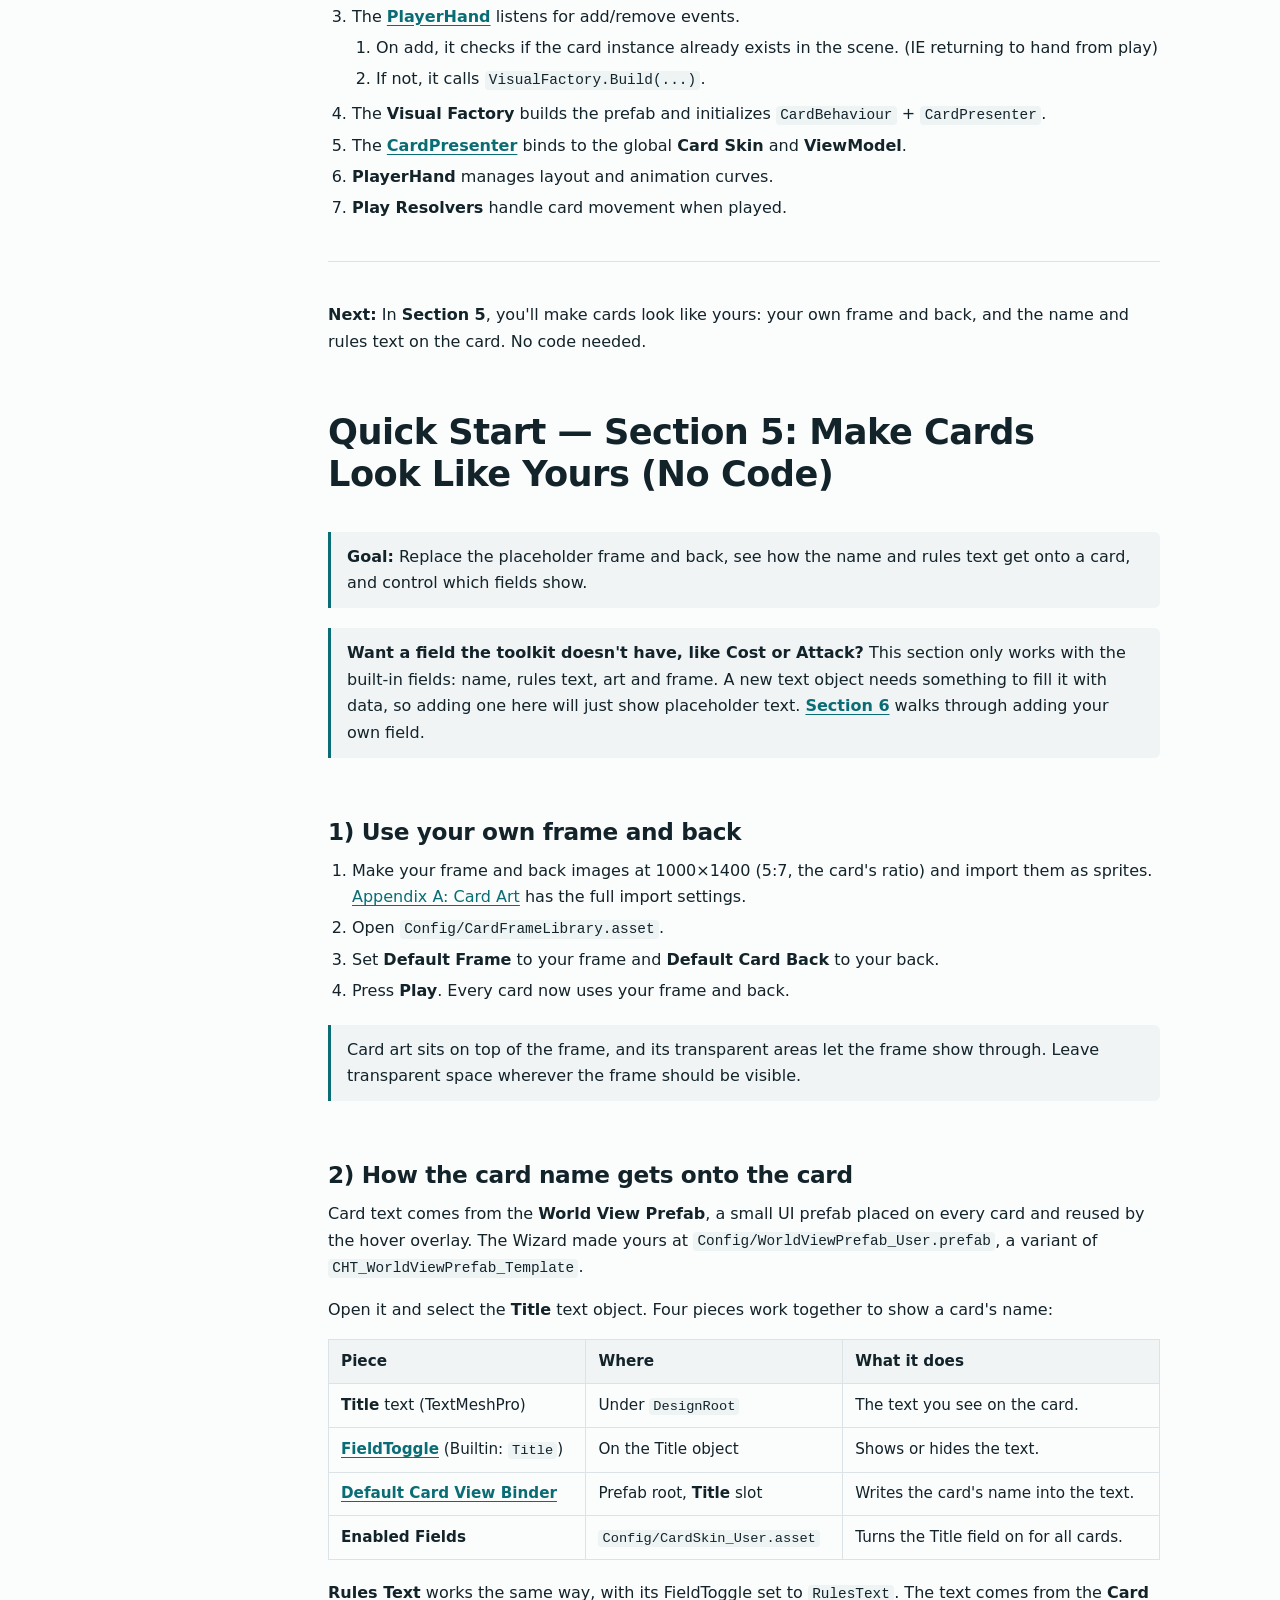
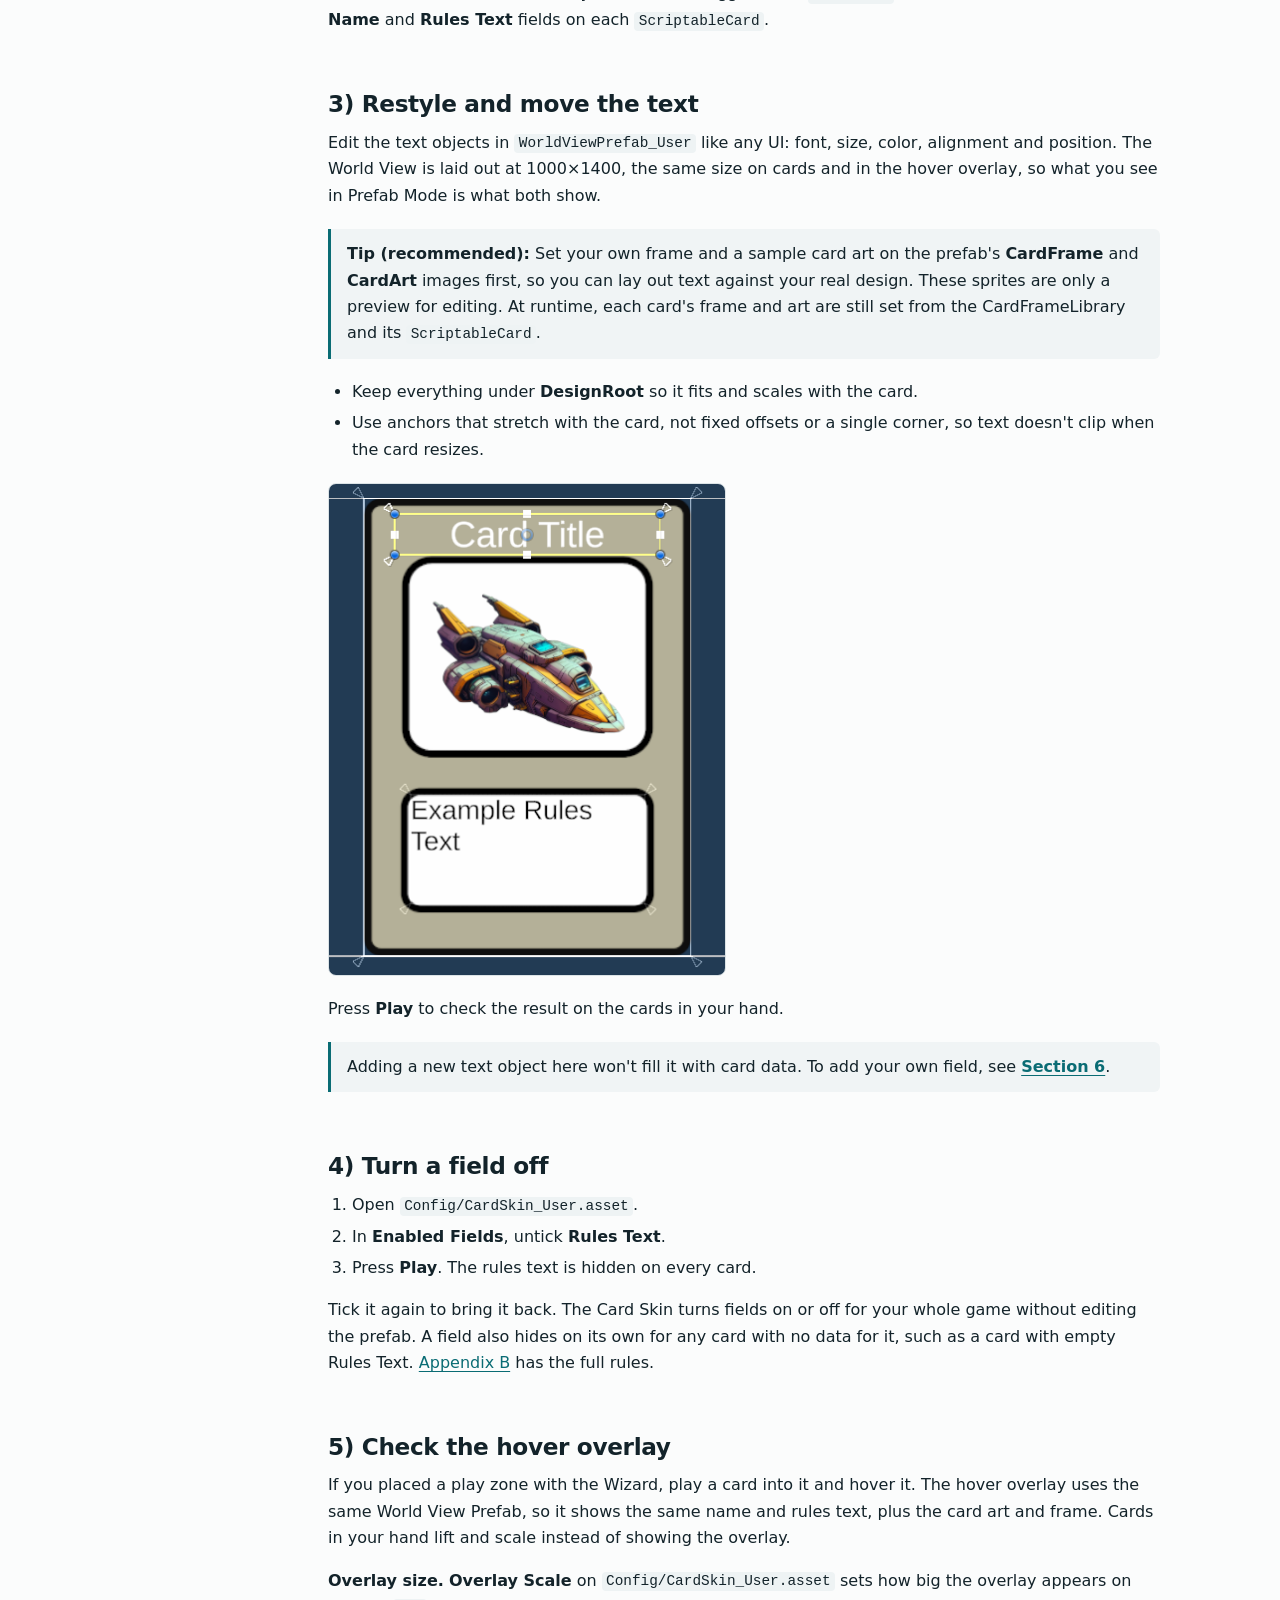
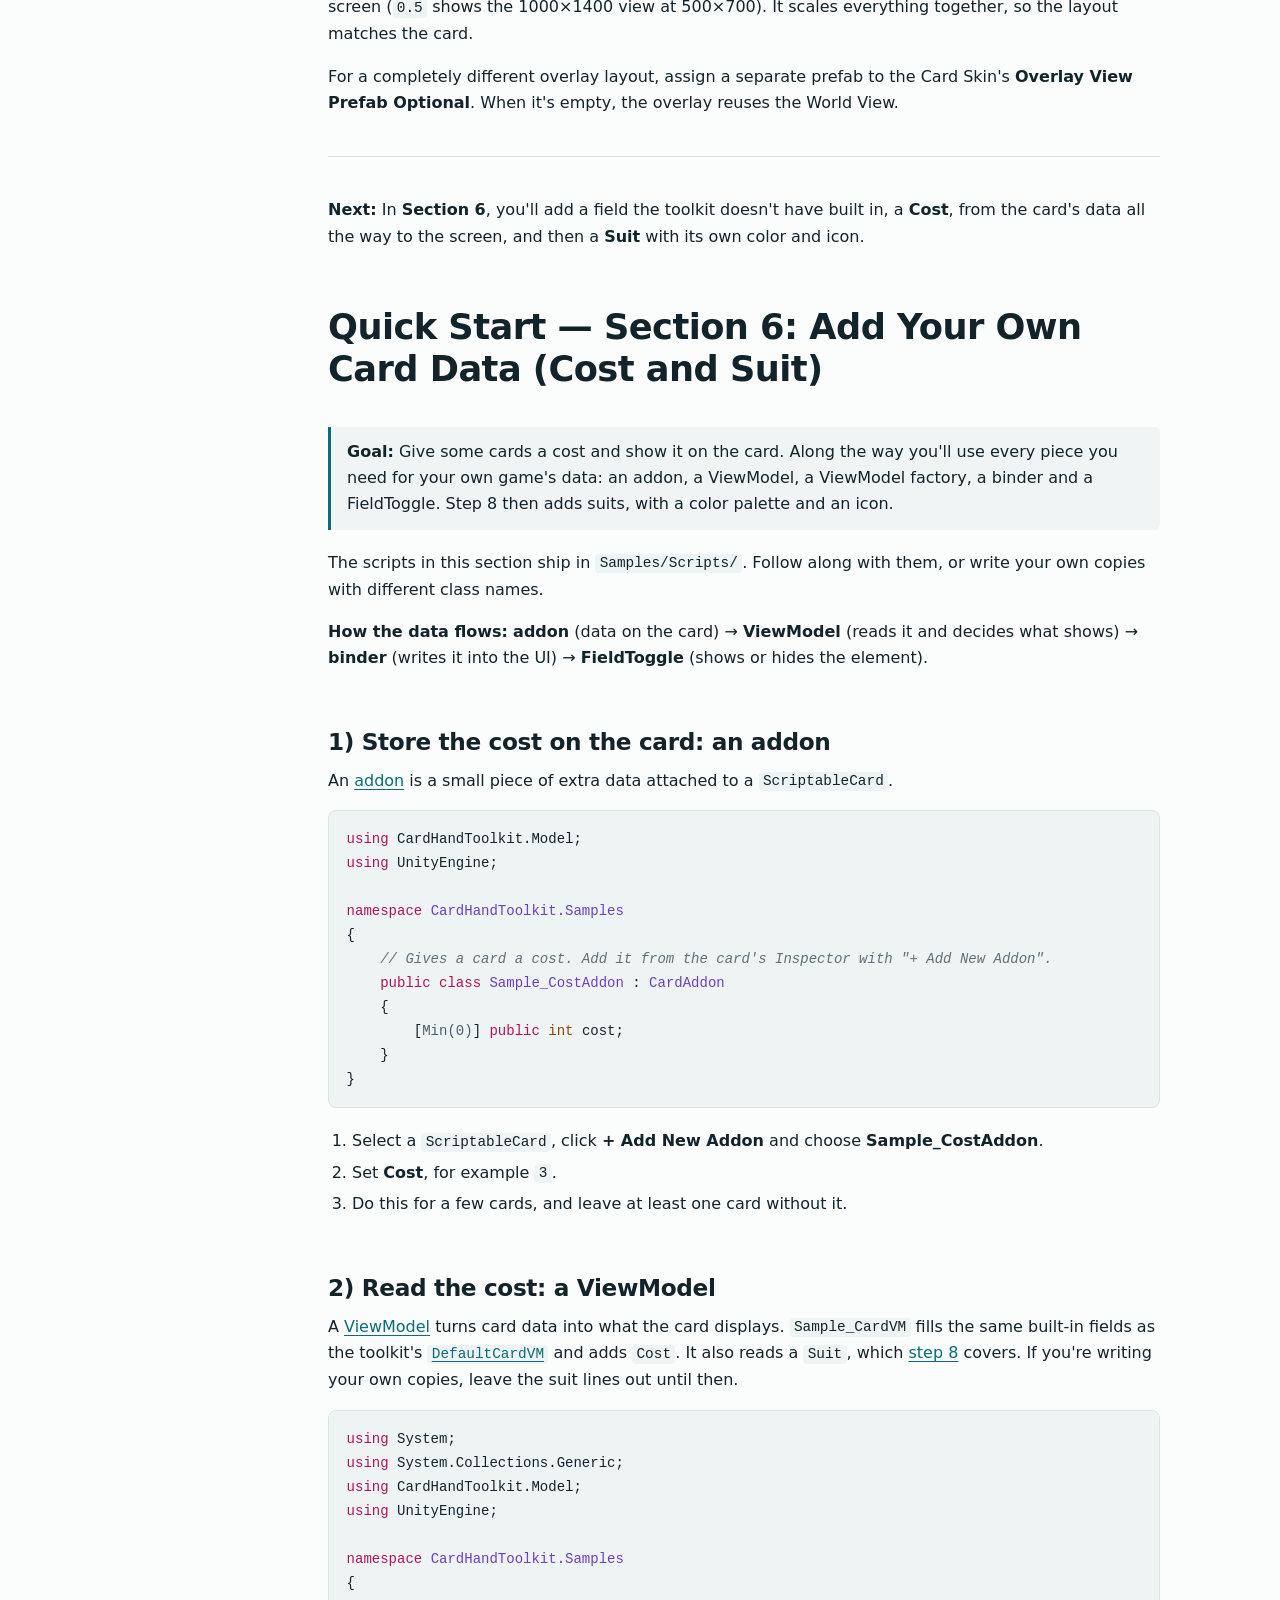
<file: tools/card-hand-toolkit/docs/quickstart.html>
<!doctype html>
<html lang="en">
<head>
  <meta charset="utf-8">
  <meta name="viewport" content="width=device-width, initial-scale=1">
  <!-- Generated by scripts/docs.mjs from docs-src/card-hand-toolkit/QuickStart.md. Do not edit: change the Markdown in the Unity project, then import and build. -->
  <title>Quick Start · Card Hand Toolkit 1.0.0 documentation · IndieWest</title>
  <meta name="description" content="Quick Start for Card Hand Toolkit 1.0.0, a Unity toolkit by IndieWest.">
  <meta name="color-scheme" content="light dark">
  <link rel="icon" href="../../../assets/favicon-32.png" sizes="32x32">
  <link rel="icon" href="../../../assets/favicon.svg" type="image/svg+xml">
  <link rel="apple-touch-icon" href="../../../assets/apple-touch-icon.png">
  <link rel="stylesheet" href="../../../assets/site.css">
  <script data-goatcounter="https://david3214.goatcounter.com/count" async src="//gc.zgo.at/count.js"></script>
</head>
<body>
  <a class="skip-link" href="#content">Skip to content</a>

  <header class="site-header">
    <div class="container header-inner">
      <a class="wordmark" href="../../../index.html">Indie<span>West</span></a>
      <nav class="site-nav" aria-label="Main">
        <ul>
          <li><a href="../../../index.html#tools">Tools</a></li>
          <li><a href="../../../index.html#contact">Contact</a></li>
        </ul>
      </nav>
    </div>
  </header>

  <div class="container docs-layout">
    <aside class="docs-sidebar">
      <p class="docs-product"><a href="../index.html">Card Hand Toolkit</a> <span class="docs-version">Version 1.0.0</span></p>
      <nav class="docs-nav" aria-label="Documentation">
        <ul>
          <li><a href="index.html">Overview</a></li>
          <li><a href="quickstart.html" aria-current="page">Quick Start</a></li>
          <li><a href="api.html">API Reference</a></li>
          <li><a href="faq.html">FAQ</a></li>
          <li><a href="changelog.html">Changelog</a></li>
          <li><a href="license.html">License</a></li>
        </ul>
      </nav>
    </aside>

    <main id="content" class="prose" tabindex="-1">
<div class="heading"><h2 id="table-of-contents">Table of Contents</h2><a class="heading-anchor" href="#table-of-contents" aria-label="Link to section: Table of Contents">#</a></div>
<ul>
<li><a href="#quick-start-install">Getting Started &amp; Install</a></li>
<li><a href="#quick-start-wizard">Run the Setup Wizard</a></li>
<li><a href="#quick-start-create-cardplayable">Create Your CardPlayable Variant</a></li>
<li><a href="#quick-start-make-it-play">Make It Play (Drawing a Card)</a></li>
<li><a href="#quick-start-visual-customization">Make Cards Look Like Yours (No Code)</a></li>
<li><a href="#quick-start-custom-data">Add Your Own Card Data (Cost and Suit)</a></li>
<li><a href="#quick-start-next-steps">Next Steps</a></li>
<li><a href="#quick-start-art">Appendix A: Card Art</a></li>
<li><a href="#quick-start-field-visibility">Appendix B: How Fields Show and Hide</a></li>
</ul>
<p><a id="quick-start-install"></a></p>
<div class="heading"><h1 id="quick-start--section-1-getting-started--install">Quick Start — Section 1: Getting Started &amp; Install</h1><a class="heading-anchor" href="#quick-start--section-1-getting-started--install" aria-label="Link to section: Quick Start — Section 1: Getting Started &amp; Install">#</a></div>
<blockquote>
<p><strong>Goal:</strong> Import the package and confirm its folder layout.</p>
</blockquote>
<div class="heading"><h2 id="requirements">Requirements</h2><a class="heading-anchor" href="#requirements" aria-label="Link to section: Requirements">#</a></div>
<ul>
<li><strong>Unity:</strong> 2023.1 or newer</li>
<li><strong>Input:</strong> Works with both Legacy and New Input System (no extra setup required)</li>
<li><strong>Render pipeline:</strong> URP or Built-In (HDRP not yet tested)</li>
<li><strong>UI packages:</strong> Requires <strong>Unity UI (uGUI)</strong> and <strong>TextMeshPro</strong> for card text and the hover overlay. They&#39;re included by default in new Unity projects (in Unity 6 TextMeshPro is part of uGUI). If either is missing, install it through <strong>Window ▸ Package Manager</strong>. The first time card text appears, Unity may ask you to import <strong>TMP Essentials</strong>. Click <strong>Import</strong>.</li>
<li><strong>Platforms:</strong> Desktop &amp; Mobile</li>
</ul>
<blockquote>
<p><strong>Install type:</strong> This asset is distributed as a classic <strong><code>.unitypackage</code></strong> (not UPM). Paths below assume import into <code>Assets/CardHandToolkit/…</code>. If you import to a different folder, adjust paths accordingly.</p>
</blockquote>
<div class="heading"><h2 id="1-import-the-package">1) Import the package</h2><a class="heading-anchor" href="#1-import-the-package" aria-label="Link to section: 1) Import the package">#</a></div>
<ol>
<li>In Unity, go to <strong>Assets ▸ Import Package ▸ Custom Package…</strong>.</li>
<li>Select <code>CardHandToolkit.unitypackage</code>.</li>
<li>In the Import dialog, keep everything <strong>checked</strong> and click <strong>Import</strong>.</li>
</ol>
<div class="heading"><h2 id="2-verify-folder-layout">2) Verify folder layout</h2><a class="heading-anchor" href="#2-verify-folder-layout" aria-label="Link to section: 2) Verify folder layout">#</a></div>
<p>After import, you should see:</p>
<pre tabindex="0"><code>Assets/
└─ CardHandToolkit/
   ├─ Documentation/   # This guide + API docs
   ├─ Editor/          # Setup Wizard + editor-only utilities
   ├─ Runtime/
   │  ├─ Prefabs/
   │  │  ├─ CHT_CardToolkitLoader.prefab
   │  │  └─ CHT_CardPlayable_Template.prefab
   │  └─ ...           # Runtime scripts, materials, etc.
   └─ Samples/         # Optional sample content (scenes, helpers)
</code></pre>
<blockquote>
<p><strong><code>CHT_</code> assets belong to the toolkit.</strong> Anything prefixed <code>CHT_</code> (and anything in <code>Samples/</code>) is replaced when you update the package. Don&#39;t edit them directly — the Setup Wizard makes your own copies in <code>Assets/CardHandToolkit/Config/</code>, which is created the first time you run it.</p>
</blockquote>
<p><strong>Next:</strong> Section 2 runs the Setup Wizard to create your own copies and a first scene.</p>
<p><a id="quick-start-wizard"></a></p>
<div class="heading"><h1 id="quick-start--section-2-run-the-setup-wizard">Quick Start — Section 2: Run the Setup Wizard</h1><a class="heading-anchor" href="#quick-start--section-2-run-the-setup-wizard" aria-label="Link to section: Quick Start — Section 2: Run the Setup Wizard">#</a></div>
<blockquote>
<p><strong>Goal:</strong> Create your own copies of the toolkit&#39;s assets and a first scene to play in.</p>
</blockquote>
<ol>
<li>Go to <strong>Tools ▸ Card Toolkit ▸ Setup Wizard</strong>. The <strong>Welcome</strong> page checks your Unity version, render pipeline and input setup. The wizard saves its settings as you go, creates assets when you use the <strong>Create</strong> buttons, and sets up your scene when you click <strong>Finish</strong>.</li>
<li>On <strong>Libraries</strong>, click <strong>Create</strong> next to each of the seven fields. Each one makes your own copy in <code>Assets/CardHandToolkit/Config/</code>. Section 3 explains what each one is for.</li>
<li>On <strong>Game Scene</strong>, keep <strong>Create New</strong> and the default name, or choose <strong>Use Existing</strong> to set up a scene you already have. The loader and a Player Hand are always added. The Hover Presenter and <strong>Game Camera + Background</strong> are on by default; the camera and background are added together only when creating a new scene. The Opponent Hand and play zones are optional. Tick <strong>Line Play Zone</strong> if you want to play cards into a zone in Section 4. Hover over a checkbox to see what it adds.</li>
<li>On <strong>Samples &amp; Docs</strong>, the documentation buttons open the online guides in your browser. Click <strong>Finish</strong> to complete setup.</li>
</ol>
<p>The Wizard saves your scene with <code>CHT_CardToolkitLoader</code> (wired to your new assets), a Player Hand and anything else you ticked, and adds it to Build Settings. Press <strong>Play</strong> from that scene: it runs without errors, and the hand stays empty until Section 4 draws cards into it.</p>
<blockquote>
<p><strong>Background:</strong> With <strong>Game Camera + Background</strong> enabled, the wizard adds <code>CHT_BackgroundCanvas</code>, a simple blue backdrop, and assigns its Canvas to the camera it creates using <strong>Screen Space - Camera</strong>. Replace the sprite on its child Image, or remove the background object from your scene. Existing scenes keep their current camera and background. The video tutorial predates this default backdrop and shows how to add a background manually.</p>
</blockquote>
<blockquote>
<p><strong>Running the Wizard again</strong> on the same scene (with <strong>Use Existing</strong>) rewires its loader instead of adding a second one.</p>
</blockquote>
<blockquote>
<p><strong>More scenes:</strong> Every scene with cards needs a <code>CHT_CardToolkitLoader</code>. To add one to another scene, open both scenes, then copy the loader from your Game scene&#39;s Hierarchy and paste it into the other one. When you switch scenes at runtime, the first loader persists and later ones remove themselves.</p>
</blockquote>
<blockquote>
<p><strong>Errors when you press Play?</strong> See <a href="faq.html#troubleshooting">Troubleshooting</a> in the FAQ.</p>
</blockquote>
<p><a id="quick-start-create-cardplayable"></a></p>
<div class="heading"><h1 id="quick-start--section-3-create-your-cardplayable-variant">Quick Start — Section 3: Create Your CardPlayable Variant</h1><a class="heading-anchor" href="#quick-start--section-3-create-your-cardplayable-variant" aria-label="Link to section: Quick Start — Section 3: Create Your CardPlayable Variant">#</a></div>
<blockquote>
<p><strong>Goal:</strong> Understand and lightly customize the card prefab, card data, and visual setup that the Setup Wizard just created for you.</p>
</blockquote>
<div class="heading"><h2 id="1-review-what-the-wizard-created">1) Review what the Wizard created</h2><a class="heading-anchor" href="#1-review-what-the-wizard-created" aria-label="Link to section: 1) Review what the Wizard created">#</a></div>
<p>After finishing the Wizard, you now have these assets:</p>
<div class="table-wrap" tabindex="0" role="region" aria-label="Table">
<table>
<thead>
<tr>
<th>Asset</th>
<th>Purpose</th>
<th>Default Location</th>
</tr>
</thead>
<tbody><tr>
<td><strong><a href="api.html#the-components-on-a-card">CardPlayable_User.prefab</a></strong></td>
<td>Variant of <code>CHT_CardPlayable_Template</code>, used for all cards in-game. Customize its interaction feel or swap its 3D model.</td>
<td><code>Assets/CardHandToolkit/Config/</code></td>
</tr>
<tr>
<td><strong>CardBackMat_User.mat</strong></td>
<td>Material for the back of cards. Its texture only shows in the editor; at runtime the back comes from the CardFrameLibrary.</td>
<td><code>Assets/CardHandToolkit/Config/</code></td>
</tr>
<tr>
<td><strong>CardFrontMat_User.mat</strong></td>
<td>Material for the front of cards. Its textures only show in the editor; at runtime the frame and art are replaced.</td>
<td><code>Assets/CardHandToolkit/Config/</code></td>
</tr>
<tr>
<td><strong><a href="api.html#two-layers-the-mesh-and-the-world-view">WorldViewPrefab_User.prefab</a></strong></td>
<td>Variant of <code>CHT_WorldViewPrefab_Template</code>. Runtime display shown on cards (name, rules text, art).</td>
<td><code>Assets/CardHandToolkit/Config/</code></td>
</tr>
<tr>
<td><strong><a href="api.html#cardskin-c">CardSkin_User.asset</a></strong></td>
<td>Copy of the template Card Skin. Sets the World View prefab, which fields show, scaling and colors.</td>
<td><code>Assets/CardHandToolkit/Config/</code></td>
</tr>
<tr>
<td><strong><a href="api.html#carddatabase-c">CardDatabase.asset</a></strong></td>
<td>Empty Card Database scriptable Object. Put all Scriptable Cards in here for the loader to build your library</td>
<td><code>Assets/CardHandToolkit/Config/</code></td>
</tr>
<tr>
<td><strong><a href="api.html#cardframelibrary-c">CardFrameLibrary.asset</a></strong></td>
<td>Card Frame Library. Starts with a placeholder frame and back; replace them with your own. Plain white if a slot is empty.</td>
<td><code>Assets/CardHandToolkit/Config/</code></td>
</tr>
<tr>
<td><strong><a href="api.html#hoverprofile-c">HoverProfile.asset</a></strong></td>
<td>Hover timings and offsets for mouse and touch.</td>
<td><code>Assets/CardHandToolkit/Config/</code></td>
</tr>
<tr>
<td><strong><a href="api.html#cardvisualfactoryso-c">CardVisualFactory_User.asset</a></strong></td>
<td>Copy of the template Visual Factory. Initializes cards at runtime and holds the global Card Skin + Card Prefab references.</td>
<td><code>Assets/CardHandToolkit/Config/</code></td>
</tr>
</tbody></table>
</div>
<p>The <strong><a href="api.html#cardtoolkitruntime-c">CHT_CardToolkitLoader</a></strong> in your Game scene now references this Visual Factory, so every card spawned at runtime will use your customized skin and prefab.</p>
<div class="heading"><h2 id="2-create-scriptablecards-your-card-data">2) Create ScriptableCards (your card data)</h2><a class="heading-anchor" href="#2-create-scriptablecards-your-card-data" aria-label="Link to section: 2) Create ScriptableCards (your card data)">#</a></div>
<ol>
<li><strong>Create ▸ Card Toolkit ▸ Card</strong> (e.g., <code>Fireball.asset</code>, <code>Goblin.asset</code>).</li>
<li>Fill in:<ul>
<li><strong>Slug</strong> (unique id)</li>
<li><strong>Card Name</strong></li>
<li><strong>Rules Text</strong></li>
<li><strong>Frame Key</strong> (optional; leave empty to use the default frame)</li>
<li><strong>Card Art</strong> (sprite). This is the card&#39;s illustration only, not the whole card. The frame, back and text are set up separately. <strong>Section 5</strong> covers how art, frames and text fit together, and <a href="#quick-start-art">Appendix A</a> covers how to prepare your art.</li>
<li>Any custom data fields your ViewModel reads create as an Addon that will be a part of the addon list on the ScriptableCard. (We&#39;ll cover this in a later section)</li>
</ul>
</li>
</ol>
<blockquote>
<p>Each <a href="api.html#scriptablecard-c"><code>ScriptableCard</code></a> represents gameplay data only; visuals are handled by the worldViewPrefab + global skin at runtime.</p>
</blockquote>
<div class="heading"><h2 id="3-add-your-scriptablecards-to-the-card-database">3) Add your ScriptableCards to the Card Database</h2><a class="heading-anchor" href="#3-add-your-scriptablecards-to-the-card-database" aria-label="Link to section: 3) Add your ScriptableCards to the Card Database">#</a></div>
<ol>
<li>Open <code>Assets/CardHandToolkit/Config/CardDatabase.asset</code>.</li>
<li>Add your newly created <code>ScriptableCard</code> assets (Fireball, Goblin, etc.).</li>
</ol>
<p>This makes them discoverable to factories and draw systems.</p>
<blockquote>
<p><strong>Tip:</strong> To add many cards at once, select the Card Database and click the lock icon at the top of the Inspector. Then select your cards in the Project window and drag them onto the <strong>Cards</strong> label in the Inspector. They&#39;re added to the end of the list.</p>
</blockquote>
<div class="heading"><h2 id="4-optional-tune-your-card-prefab-and-smoke-test-it-no-code">4) (Optional) Tune your card prefab and smoke test it (no code)</h2><a class="heading-anchor" href="#4-optional-tune-your-card-prefab-and-smoke-test-it-no-code" aria-label="Link to section: 4) (Optional) Tune your card prefab and smoke test it (no code)">#</a></div>
<p>Open <strong><code>CardPlayable_User.prefab</code></strong> to tune your game’s “feel”:</p>
<ul>
<li><strong><a href="api.html#dragcard-c">DragCard</a></strong> – smoothing (Lerp Speed), drag plane depth, mouse/touch drag thresholds, tilt</li>
<li><strong><a href="api.html#cardbehaviour-l">CardBehaviour</a></strong> – leave <strong>Definition</strong> empty (runtime assigns it)</li>
</ul>
<blockquote>
<p>These tweaks affect <strong>every</strong> card instance since all cards use this single prefab. Hover timing (hover timeout, long-press delay, hover scale) lives in <strong>HoverProfile</strong>, not on the prefab.</p>
<p>The shape of the hand&#39;s fan (spread, arc, card rotation) lives in a <strong><a href="api.html#fanlayoutprofile-c">Fan Layout Profile</a></strong>. The Player Hand uses the shipped <code>CHT_FanLayoutProfile</code>. To change it, create your own from <strong>Create ▸ Card Toolkit ▸ Config ▸ Fan Layout Profile</strong> and assign it to the <strong>Fan Layout</strong> field on the <strong>Player Hand</strong> in your Game scene.</p>
</blockquote>
<p>With <strong>Gizmos</strong> enabled in the Scene view, select your Fan Layout Profile asset to see previews for every player hand, opponent hand, deck pile and discard pile using it in the scene. Edit the profile&#39;s curves and values to see the previews update immediately, including Undo/Redo. Each hand&#39;s <strong>Seat Modifier</strong> or pile&#39;s <strong>Spread Modifier</strong> is included in its preview; piles also respect <strong>Max Visible Layers</strong>. You can also select an individual hand or pile, or one of its parent objects, to show its preview.</p>
<p>Then try it out:</p>
<ol>
<li>Drop an instance of <code>CardPlayable_User</code> under the <strong>Player Hand</strong> in your Game scene and press <strong>Play</strong>.</li>
<li>Verify hover/drag feel with your tweaked values, and adjust until it feels right.</li>
<li>When you&#39;re done, exit Play mode and <strong>delete the test card</strong> from under the Player Hand. In Section 4, cards are drawn into the hand at runtime. A card placed by hand would stay in the hand with no card data, and the game&#39;s hand state wouldn&#39;t know about it.</li>
</ol>
<blockquote>
<p><strong>Expected warning:</strong> A card placed by hand has no card data yet, so you&#39;ll see <code>CardBehaviour: No definition set for card …, cannot push textures to views.</code> in the Console. That&#39;s normal for this test — cards drawn at runtime (Section 4) get their definition automatically.</p>
</blockquote>
<p>For deeper visual customization (changing frame style, world-view prefab, etc.), see <strong>Section 5</strong> and the <a href="api.html">API Reference</a>.</p>
<hr>
<p><strong>Next:</strong> Section 4 will show how to add cards to the local player’s hand at runtime (auto-draw), so they bind a <code>ScriptableCard</code> and can be played.</p>
<p><a id="quick-start-make-it-play"></a></p>
<div class="heading"><h1 id="quick-start--section-4-make-it-play-drawing-a-card">Quick Start — Section 4: Make It Play (Drawing a Card)</h1><a class="heading-anchor" href="#quick-start--section-4-make-it-play-drawing-a-card" aria-label="Link to section: Quick Start — Section 4: Make It Play (Drawing a Card)">#</a></div>
<blockquote>
<p><strong>Goal:</strong> Automatically draw cards from a deck into the player’s hand and see them come alive with data and visuals.</p>
</blockquote>
<div class="heading"><h2 id="1-how-drawing-works">1) How drawing works</h2><a class="heading-anchor" href="#1-how-drawing-works" aria-label="Link to section: 1) How drawing works">#</a></div>
<p>At runtime, cards are added to hands through the <strong><a href="api.html#handstateservice-l"><code>HandStateService</code></a></strong>.</p>
<pre tabindex="0"><code class="language-csharp">HandStateService.Instance.AddCard(<span class="hljs-built_in">int</span> seat, CardRef cardRef);
</code></pre>
<p>A <a href="api.html#cardref-l"><code>CardRef</code></a> pairs a card&#39;s <strong>slug</strong> (which <code>ScriptableCard</code> it is) with a unique <strong>instance id</strong> (which copy it is), so two copies of the same card can be in play at once.</p>
<p>When you call this:</p>
<ol>
<li>An event is fired.</li>
<li>The Hand checks if that card already exists in the scene.</li>
<li>If not, it asks the <strong>Visual Factory</strong> (wired into <code>CHT_CardToolkitLoader</code>) to create it.</li>
<li>The <strong>Visual Factory</strong><ul>
<li>Instantiates your <code>CardPlayable_User.prefab</code></li>
<li>Initializes its <code>CardBehaviour</code> with the <code>ScriptableCard</code></li>
<li>Creates a ViewModel</li>
<li>Binds it to the <code>CardPresenter</code> and the global <code>CardSkin</code></li>
</ul>
</li>
<li>The card is positioned and animated by the <strong>Card Zone</strong> (In this case the Player Hand).</li>
</ol>
<p>You never need to manually instantiate cards — just call <strong>AddCard()</strong>.</p>
<div class="heading"><h2 id="2-create-or-use-a-deck">2) Create or use a Deck</h2><a class="heading-anchor" href="#2-create-or-use-a-deck" aria-label="Link to section: 2) Create or use a Deck">#</a></div>
<p>If you don’t already have one, create a deck:</p>
<ol>
<li><strong>Create ▸ Card Toolkit ▸ Deck List</strong></li>
<li>In the Inspector, add your cards to the list (ScriptableCards). Each entry is one physical card, so a list with one entry is a one-card deck. For testing, add your sample card several times (10 or more is a good start) so you can see a full hand fan out. Each copy gets its own instance id when the deck is built, so duplicates are fine.</li>
</ol>
<blockquote>
<p><strong>Note:</strong> The <a href="api.html#decklist-c"><code>DeckList</code></a> asset is a simple list of cards. The <a href="api.html#deck-l"><code>Deck</code></a> class manages state (draw, discard, shuffle). Keep the <code>Deck</code> you get from <code>ToSlugDeck()</code> and draw from it for the rest of the game — calling <code>ToSlugDeck()</code> again starts a fresh deck. You choose what happens when the deck runs out by passing a policy to <code>ToSlugDeck()</code>, such as <a href="api.html#iemptydeckpolicy--reshuffleonempty--noreshufflepolicy-ec"><code>ReshuffleOnEmpty</code> or <code>NoReshufflePolicy</code></a>.</p>
</blockquote>
<div class="heading"><h2 id="3-auto-draw-on-start">3) Auto-draw on Start</h2><a class="heading-anchor" href="#3-auto-draw-on-start" aria-label="Link to section: 3) Auto-draw on Start">#</a></div>
<p>The toolkit includes a helper script for this, <code>Samples/Scripts/Sample_DrawOnStart.cs</code>. To use it:</p>
<ol>
<li>Open your <strong>Game</strong> scene and create an empty GameObject named <strong>QuickStartManager</strong>.</li>
<li>Add the <strong>Sample_DrawOnStart</strong> component to it.</li>
<li>Drag the Deck List you created in step 2 into the component&#39;s <strong>Deck List</strong> field.</li>
<li>(Optional) Drag <code>Runtime/Prefabs/CHT_DeckVisual</code> into your Game scene and place it beside the hand. Then drag the <strong>CHT_DeckVisual</strong> object from the <strong>Hierarchy</strong> (not the prefab from the Project window) into the component&#39;s <strong>Visual Deck</strong> field. The deck then shows as a pile, and drawn cards fly from it into the hand.</li>
</ol>
<p>On the scene&#39;s <strong><a href="api.html#visualdeck--visualdiscard-c">Visual Deck</a></strong> component, <strong>Max Visible Layers</strong> defaults to <code>8</code>. It spreads the top eight cards normally and stacks any remaining cards behind the bottom visible layer, retaining every card object. <code>VisualDiscard</code> uses the same setting. Select either pile or its assigned Fan Layout Profile asset to preview its visible layers in the gizmo.</p>
<p>Here&#39;s what it does:</p>
<pre tabindex="0"><code class="language-csharp"><span class="hljs-keyword">using</span> System.Collections;
<span class="hljs-keyword">using</span> UnityEngine;
<span class="hljs-keyword">using</span> CardHandToolkit.Model;

<span class="hljs-keyword">namespace</span> <span class="hljs-title">CardHandToolkit.Samples</span>
{
    <span class="hljs-comment">// Quick Start helper: draws a few cards into the local player&#x27;s hand on Start.</span>
    <span class="hljs-keyword">public</span> <span class="hljs-keyword">class</span> <span class="hljs-title">Sample_DrawOnStart</span> : <span class="hljs-title">MonoBehaviour</span>
    {
        [<span class="hljs-meta">SerializeField</span>] DeckList deckList; <span class="hljs-comment">// Assign your DeckList ScriptableObject in the inspector</span>
        [<span class="hljs-meta">SerializeField</span>] VisualDeck visualDeck; <span class="hljs-comment">// Optional: shows the deck as a pile the cards are drawn from</span>
        [<span class="hljs-meta">SerializeField</span>] <span class="hljs-built_in">int</span> drawCount = <span class="hljs-number">5</span>;
        [<span class="hljs-meta">SerializeField</span>] <span class="hljs-built_in">float</span> startDelay = <span class="hljs-number">2f</span>;
        [<span class="hljs-meta">SerializeField</span>] <span class="hljs-built_in">float</span> drawInterval = <span class="hljs-number">0.25f</span>;

        Deck&lt;CardRef&gt; deck;

        <span class="hljs-function">IEnumerator <span class="hljs-title">Start</span>()</span>
        {
            <span class="hljs-keyword">if</span> (deckList == <span class="hljs-literal">null</span>)
            {
                Debug.LogWarning(<span class="hljs-string">&quot;Sample_DrawOnStart: No Deck List assigned.&quot;</span>, <span class="hljs-keyword">this</span>);
                <span class="hljs-keyword">yield</span> <span class="hljs-keyword">break</span>;
            }

            deck = deckList.ToSlugDeck(<span class="hljs-keyword">new</span> ReshuffleOnEmpty&lt;CardRef&gt;());
            deck.Shuffle(); <span class="hljs-comment">// A Deck keeps the Deck List&#x27;s order until you shuffle it</span>

            <span class="hljs-keyword">if</span> (visualDeck)
                visualDeck.Initialize(deck);

            <span class="hljs-function"><span class="hljs-keyword">yield</span> <span class="hljs-keyword">return</span> <span class="hljs-keyword">new</span> <span class="hljs-title">WaitForSeconds</span>(<span class="hljs-params">startDelay</span>)</span>;

            <span class="hljs-built_in">int</span> localSeat = <span class="hljs-number">0</span>; <span class="hljs-comment">// Matches the Seat Id on your PlayerHand (0 by default)</span>
            <span class="hljs-keyword">for</span> (<span class="hljs-built_in">int</span> i = <span class="hljs-number">0</span>; i &lt; drawCount; i++)
            {
                <span class="hljs-keyword">foreach</span> (CardRef card <span class="hljs-keyword">in</span> deck.Draw())
                    HandStateService.Instance.AddCard(localSeat, card);

                <span class="hljs-function"><span class="hljs-keyword">yield</span> <span class="hljs-keyword">return</span> <span class="hljs-keyword">new</span> <span class="hljs-title">WaitForSeconds</span>(<span class="hljs-params">drawInterval</span>)</span>;
            }
        }
    }
}
</code></pre>
<p><code>drawCount</code> cards are drawn one at a time, <code>drawInterval</code> seconds apart, after a <code>startDelay</code> pause so you can see the deck before the draw starts. Keep <code>drawCount</code> at or below the number of cards in your Deck List. Try 5–7 to see the hand fan out. If the deck runs out, <code>Draw()</code> returns only the cards it could draw.</p>
<p>Press <strong>Play</strong>. After a short pause, you’ll see cards drawn one by one into the Player Hand.</p>
<blockquote>
<p><strong>What you&#39;ll see.</strong> A card is built from separate pieces, not one image:</p>
<ul>
<li><strong>Frame:</strong> the card&#39;s border and background, from the <strong>CardFrameLibrary</strong>. The Wizard&#39;s library starts with a grey placeholder frame.</li>
<li><strong>Card Art:</strong> the sprite on the <code>ScriptableCard</code>, drawn on top of the frame. Transparent areas of the art let the frame show through, so art with no transparency covers the whole frame.</li>
<li><strong>Text:</strong> the card&#39;s name and rules text, drawn by the <strong>World View Prefab</strong>.</li>
<li><strong>Back:</strong> the card back, from the <strong>CardFrameLibrary</strong>. The Wizard&#39;s library starts with a placeholder back.</li>
</ul>
<p><strong>Section 5</strong> shows how to replace the placeholders with your own frame, back and layout. <a href="#quick-start-art">Appendix A</a> covers preparing your art.</p>
</blockquote>
<div class="heading"><h2 id="4-play-a-card">4) Play a card</h2><a class="heading-anchor" href="#4-play-a-card" aria-label="Link to section: 4) Play a card">#</a></div>
<p>When you drag a card above the <strong>Play Height</strong> line, it triggers the card’s “play” action.</p>
<ul>
<li>Cards check every active <strong><a href="api.html#iplayresolver-e">IPlayResolver</a></strong> in the scene, lowest <strong>Priority</strong> first. The toolkit ships two: <a href="api.html#lineboardzone-example-c"><code>LineBoardZone</code></a> and <a href="api.html#singleslotzone-example-c"><code>SingleSlotZone</code></a>.</li>
<li>The first one whose <code>TryResolvePlay</code> accepts the card takes it, and the card moves to that zone.</li>
<li>If none accepts it, the card returns to the hand.</li>
</ul>
<blockquote>
<p><strong>Play Height</strong> is set on the <strong>Player Hand</strong> (default <code>1.5</code>) and works the same for mouse and touch. Select the Player Hand to see it as a red gizmo line in the Scene view. The Player Hand&#39;s <strong><a href="api.html#hoveranchor-c">Hover Anchor</a></strong> object has its own gizmo, marking where hovered cards rest. Keep it at or below the bottom edge of the screen to avoid flicker.</p>
</blockquote>
<blockquote>
<p><strong>Priority example</strong> (hypothetical zones): Play Zone 0, Secret Zone 5, Discard Pile 10. A played card tries the play zone first, then the secret zone, then the discard pile. If all three reject it, it stays in the hand.</p>
</blockquote>
<div class="heading"><h2 id="5-what-to-expect">5) What to expect</h2><a class="heading-anchor" href="#5-what-to-expect" aria-label="Link to section: 5) What to expect">#</a></div>
<div class="table-wrap" tabindex="0" role="region" aria-label="Table">
<table>
<thead>
<tr>
<th>Interaction</th>
<th>Behavior</th>
</tr>
</thead>
<tbody><tr>
<td><strong>Hover (mouse)</strong></td>
<td>Card lifts and scales per hover settings</td>
</tr>
<tr>
<td><strong>Long-press (touch)</strong></td>
<td>Behaves like hover</td>
</tr>
<tr>
<td><strong>Drag</strong></td>
<td>Card follows pointer with smoothing</td>
</tr>
<tr>
<td><strong>Drag Above Play Height</strong></td>
<td>Card border highlights</td>
</tr>
<tr>
<td><strong>Play above height</strong></td>
<td>Card leaves hand and moves to the play zone (if one exists in scene)</td>
</tr>
<tr>
<td><strong>No play zone</strong></td>
<td>Card returns to hand smoothly</td>
</tr>
</tbody></table>
</div>
<div class="heading"><h2 id="6-whats-happening-under-the-hood">6) What’s happening under the hood</h2><a class="heading-anchor" href="#6-whats-happening-under-the-hood" aria-label="Link to section: 6) What’s happening under the hood">#</a></div>
<ol>
<li><strong>HandStateService</strong> tracks the <code>CardRef</code>s in each player&#39;s hand.</li>
<li><strong><a href="api.html#scenecardlookup-l">SceneCardLookup</a></strong> tracks existing cards in the scene.</li>
<li>The <strong><a href="api.html#playerhand-c">PlayerHand</a></strong> listens for add/remove events.<ol>
<li>On add, it checks if the card instance already exists in the scene. (IE returning to hand from play)</li>
<li>If not, it calls <code>VisualFactory.Build(...)</code>.</li>
</ol>
</li>
<li>The <strong>Visual Factory</strong> builds the prefab and initializes <code>CardBehaviour</code> + <code>CardPresenter</code>.</li>
<li>The <strong><a href="api.html#cardpresenter-sealed-l">CardPresenter</a></strong> binds to the global <strong>Card Skin</strong> and <strong>ViewModel</strong>.</li>
<li><strong>PlayerHand</strong> manages layout and animation curves.</li>
<li><strong>Play Resolvers</strong> handle card movement when played.</li>
</ol>
<hr>
<p><strong>Next:</strong> In <strong>Section 5</strong>, you&#39;ll make cards look like yours: your own frame and back, and the name and rules text on the card. No code needed.</p>
<p><a id="quick-start-visual-customization"></a></p>
<div class="heading"><h1 id="quick-start--section-5-make-cards-look-like-yours-no-code">Quick Start — Section 5: Make Cards Look Like Yours (No Code)</h1><a class="heading-anchor" href="#quick-start--section-5-make-cards-look-like-yours-no-code" aria-label="Link to section: Quick Start — Section 5: Make Cards Look Like Yours (No Code)">#</a></div>
<blockquote>
<p><strong>Goal:</strong> Replace the placeholder frame and back, see how the name and rules text get onto a card, and control which fields show.</p>
</blockquote>
<blockquote>
<p><strong>Want a field the toolkit doesn&#39;t have, like Cost or Attack?</strong> This section only works with the built-in fields: name, rules text, art and frame. A new text object needs something to fill it with data, so adding one here will just show placeholder text. <strong><a href="#quick-start-custom-data">Section 6</a></strong> walks through adding your own field.</p>
</blockquote>
<div class="heading"><h2 id="1-use-your-own-frame-and-back">1) Use your own frame and back</h2><a class="heading-anchor" href="#1-use-your-own-frame-and-back" aria-label="Link to section: 1) Use your own frame and back">#</a></div>
<ol>
<li>Make your frame and back images at 1000×1400 (5:7, the card&#39;s ratio) and import them as sprites. <a href="#quick-start-art">Appendix A: Card Art</a> has the full import settings.</li>
<li>Open <code>Config/CardFrameLibrary.asset</code>.</li>
<li>Set <strong>Default Frame</strong> to your frame and <strong>Default Card Back</strong> to your back.</li>
<li>Press <strong>Play</strong>. Every card now uses your frame and back.</li>
</ol>
<blockquote>
<p>Card art sits on top of the frame, and its transparent areas let the frame show through. Leave transparent space wherever the frame should be visible.</p>
</blockquote>
<div class="heading"><h2 id="2-how-the-card-name-gets-onto-the-card">2) How the card name gets onto the card</h2><a class="heading-anchor" href="#2-how-the-card-name-gets-onto-the-card" aria-label="Link to section: 2) How the card name gets onto the card">#</a></div>
<p>Card text comes from the <strong>World View Prefab</strong>, a small UI prefab placed on every card and reused by the hover overlay. The Wizard made yours at <code>Config/WorldViewPrefab_User.prefab</code>, a variant of <code>CHT_WorldViewPrefab_Template</code>.</p>
<p>Open it and select the <strong>Title</strong> text object. Four pieces work together to show a card&#39;s name:</p>
<div class="table-wrap" tabindex="0" role="region" aria-label="Table">
<table>
<thead>
<tr>
<th>Piece</th>
<th>Where</th>
<th>What it does</th>
</tr>
</thead>
<tbody><tr>
<td><strong>Title</strong> text (TextMeshPro)</td>
<td>Under <code>DesignRoot</code></td>
<td>The text you see on the card.</td>
</tr>
<tr>
<td><strong><a href="api.html#fieldtoggle-c">FieldToggle</a></strong> (Builtin: <code>Title</code>)</td>
<td>On the Title object</td>
<td>Shows or hides the text.</td>
</tr>
<tr>
<td><strong><a href="api.html#defaultcardviewbinder-e">Default Card View Binder</a></strong></td>
<td>Prefab root, <strong>Title</strong> slot</td>
<td>Writes the card&#39;s name into the text.</td>
</tr>
<tr>
<td><strong>Enabled Fields</strong></td>
<td><code>Config/CardSkin_User.asset</code></td>
<td>Turns the Title field on for all cards.</td>
</tr>
</tbody></table>
</div>
<p><strong>Rules Text</strong> works the same way, with its FieldToggle set to <code>RulesText</code>. The text comes from the <strong>Card Name</strong> and <strong>Rules Text</strong> fields on each <code>ScriptableCard</code>.</p>
<div class="heading"><h2 id="3-restyle-and-move-the-text">3) Restyle and move the text</h2><a class="heading-anchor" href="#3-restyle-and-move-the-text" aria-label="Link to section: 3) Restyle and move the text">#</a></div>
<p>Edit the text objects in <code>WorldViewPrefab_User</code> like any UI: font, size, color, alignment and position. The World View is laid out at 1000×1400, the same size on cards and in the hover overlay, so what you see in Prefab Mode is what both show.</p>
<blockquote>
<p><strong>Tip (recommended):</strong> Set your own frame and a sample card art on the prefab&#39;s <strong>CardFrame</strong> and <strong>CardArt</strong> images first, so you can lay out text against your real design. These sprites are only a preview for editing. At runtime, each card&#39;s frame and art are still set from the CardFrameLibrary and its <code>ScriptableCard</code>.</p>
</blockquote>
<ul>
<li>Keep everything under <strong>DesignRoot</strong> so it fits and scales with the card.</li>
<li>Use anchors that stretch with the card, not fixed offsets or a single corner, so text doesn&#39;t clip when the card resizes.</li>
</ul>
<p><img src="Images/WorldViewAnchoring_Template.png" alt="The template World View: Card Title and Rules Text, each anchored to its area of the frame" width="398" height="493" loading="lazy" decoding="async"></p>
<p>Press <strong>Play</strong> to check the result on the cards in your hand.</p>
<blockquote>
<p>Adding a new text object here won&#39;t fill it with card data. To add your own field, see <strong><a href="#quick-start-custom-data">Section 6</a></strong>.</p>
</blockquote>
<div class="heading"><h2 id="4-turn-a-field-off">4) Turn a field off</h2><a class="heading-anchor" href="#4-turn-a-field-off" aria-label="Link to section: 4) Turn a field off">#</a></div>
<ol>
<li>Open <code>Config/CardSkin_User.asset</code>.</li>
<li>In <strong>Enabled Fields</strong>, untick <strong>Rules Text</strong>.</li>
<li>Press <strong>Play</strong>. The rules text is hidden on every card.</li>
</ol>
<p>Tick it again to bring it back. The Card Skin turns fields on or off for your whole game without editing the prefab. A field also hides on its own for any card with no data for it, such as a card with empty Rules Text. <a href="#quick-start-field-visibility">Appendix B</a> has the full rules.</p>
<div class="heading"><h2 id="5-check-the-hover-overlay">5) Check the hover overlay</h2><a class="heading-anchor" href="#5-check-the-hover-overlay" aria-label="Link to section: 5) Check the hover overlay">#</a></div>
<p>If you placed a play zone with the Wizard, play a card into it and hover it. The hover overlay uses the same World View Prefab, so it shows the same name and rules text, plus the card art and frame. Cards in your hand lift and scale instead of showing the overlay.</p>
<p><strong>Overlay size.</strong> <strong>Overlay Scale</strong> on <code>Config/CardSkin_User.asset</code> sets how big the overlay appears on screen (<code>0.5</code> shows the 1000×1400 view at 500×700). It scales everything together, so the layout matches the card.</p>
<p>For a completely different overlay layout, assign a separate prefab to the Card Skin&#39;s <strong>Overlay View Prefab Optional</strong>. When it&#39;s empty, the overlay reuses the World View.</p>
<hr>
<p><strong>Next:</strong> In <strong>Section 6</strong>, you&#39;ll add a field the toolkit doesn&#39;t have built in, a <strong>Cost</strong>, from the card&#39;s data all the way to the screen, and then a <strong>Suit</strong> with its own color and icon.</p>
<p><a id="quick-start-custom-data"></a></p>
<div class="heading"><h1 id="quick-start--section-6-add-your-own-card-data-cost-and-suit">Quick Start — Section 6: Add Your Own Card Data (Cost and Suit)</h1><a class="heading-anchor" href="#quick-start--section-6-add-your-own-card-data-cost-and-suit" aria-label="Link to section: Quick Start — Section 6: Add Your Own Card Data (Cost and Suit)">#</a></div>
<blockquote>
<p><strong>Goal:</strong> Give some cards a cost and show it on the card. Along the way you&#39;ll use every piece you need for your own game&#39;s data: an addon, a ViewModel, a ViewModel factory, a binder and a FieldToggle. Step 8 then adds suits, with a color palette and an icon.</p>
</blockquote>
<p>The scripts in this section ship in <code>Samples/Scripts/</code>. Follow along with them, or write your own copies with different class names.</p>
<p><strong>How the data flows:</strong> <strong>addon</strong> (data on the card) → <strong>ViewModel</strong> (reads it and decides what shows) → <strong>binder</strong> (writes it into the UI) → <strong>FieldToggle</strong> (shows or hides the element).</p>
<div class="heading"><h2 id="1-store-the-cost-on-the-card-an-addon">1) Store the cost on the card: an addon</h2><a class="heading-anchor" href="#1-store-the-cost-on-the-card-an-addon" aria-label="Link to section: 1) Store the cost on the card: an addon">#</a></div>
<p>An <a href="api.html#cardaddon-e">addon</a> is a small piece of extra data attached to a <code>ScriptableCard</code>.</p>
<pre tabindex="0"><code class="language-csharp"><span class="hljs-keyword">using</span> CardHandToolkit.Model;
<span class="hljs-keyword">using</span> UnityEngine;

<span class="hljs-keyword">namespace</span> <span class="hljs-title">CardHandToolkit.Samples</span>
{
    <span class="hljs-comment">// Gives a card a cost. Add it from the card&#x27;s Inspector with &quot;+ Add New Addon&quot;.</span>
    <span class="hljs-keyword">public</span> <span class="hljs-keyword">class</span> <span class="hljs-title">Sample_CostAddon</span> : <span class="hljs-title">CardAddon</span>
    {
        [<span class="hljs-meta">Min(0)</span>] <span class="hljs-keyword">public</span> <span class="hljs-built_in">int</span> cost;
    }
}
</code></pre>
<ol>
<li>Select a <code>ScriptableCard</code>, click <strong>+ Add New Addon</strong> and choose <strong>Sample_CostAddon</strong>.</li>
<li>Set <strong>Cost</strong>, for example <code>3</code>.</li>
<li>Do this for a few cards, and leave at least one card without it.</li>
</ol>
<div class="heading"><h2 id="2-read-the-cost-a-viewmodel">2) Read the cost: a ViewModel</h2><a class="heading-anchor" href="#2-read-the-cost-a-viewmodel" aria-label="Link to section: 2) Read the cost: a ViewModel">#</a></div>
<p>A <a href="api.html#icardviewmodel-e">ViewModel</a> turns card data into what the card displays. <code>Sample_CardVM</code> fills the same built-in fields as the toolkit&#39;s <a href="api.html#defaultviewmodelfactory--defaultcardvm-l"><code>DefaultCardVM</code></a> and adds <code>Cost</code>. It also reads a <code>Suit</code>, which <a href="#quick-start-suits">step 8</a> covers. If you&#39;re writing your own copies, leave the suit lines out until then.</p>
<pre tabindex="0"><code class="language-csharp"><span class="hljs-keyword">using</span> System;
<span class="hljs-keyword">using</span> System.Collections.Generic;
<span class="hljs-keyword">using</span> CardHandToolkit.Model;
<span class="hljs-keyword">using</span> UnityEngine;

<span class="hljs-keyword">namespace</span> <span class="hljs-title">CardHandToolkit.Samples</span>
{
    <span class="hljs-comment">// The built-in fields (same as DefaultCardVM) plus a Cost and a Suit read from Sample_CostAddon and Sample_SuitAddon.</span>
    <span class="hljs-keyword">public</span> <span class="hljs-keyword">sealed</span> <span class="hljs-keyword">class</span> <span class="hljs-title">Sample_CardVM</span> : <span class="hljs-title">ICardViewModel</span>
    {
        <span class="hljs-comment">// Each must match a FieldToggle&#x27;s Custom Key and an entry in the Card Skin&#x27;s Enabled Custom Fields.</span>
        <span class="hljs-keyword">public</span> <span class="hljs-keyword">const</span> <span class="hljs-built_in">string</span> CostKey = <span class="hljs-string">&quot;Cost&quot;</span>;
        <span class="hljs-keyword">public</span> <span class="hljs-keyword">const</span> <span class="hljs-built_in">string</span> SuitKey = <span class="hljs-string">&quot;Suit&quot;</span>;

        <span class="hljs-keyword">public</span> <span class="hljs-keyword">event</span> Action OnChanged;
        <span class="hljs-keyword">public</span> <span class="hljs-built_in">string</span> Title { <span class="hljs-keyword">get</span>; <span class="hljs-keyword">private</span> <span class="hljs-keyword">set</span>; }
        <span class="hljs-keyword">public</span> <span class="hljs-built_in">string</span> RulesText { <span class="hljs-keyword">get</span>; <span class="hljs-keyword">private</span> <span class="hljs-keyword">set</span>; }
        <span class="hljs-keyword">public</span> Sprite ArtSprite { <span class="hljs-keyword">get</span>; <span class="hljs-keyword">private</span> <span class="hljs-keyword">set</span>; }
        <span class="hljs-keyword">public</span> Sprite CardFrameSprite { <span class="hljs-keyword">get</span>; <span class="hljs-keyword">private</span> <span class="hljs-keyword">set</span>; }
        <span class="hljs-keyword">public</span> IReadOnlyCollection&lt;<span class="hljs-built_in">string</span>&gt; Capabilities =&gt; _caps;
        <span class="hljs-keyword">readonly</span> HashSet&lt;<span class="hljs-built_in">string</span>&gt; _caps = <span class="hljs-keyword">new</span>(StringComparer.OrdinalIgnoreCase);

        <span class="hljs-keyword">public</span> <span class="hljs-built_in">int</span> Cost { <span class="hljs-keyword">get</span>; <span class="hljs-keyword">private</span> <span class="hljs-keyword">set</span>; }
        <span class="hljs-keyword">public</span> Sample_SuitAddon.Suit? Suit { <span class="hljs-keyword">get</span>; <span class="hljs-keyword">private</span> <span class="hljs-keyword">set</span>; }

        <span class="hljs-function"><span class="hljs-keyword">public</span> <span class="hljs-keyword">void</span> <span class="hljs-title">Initialize</span>(<span class="hljs-params">ScriptableCard card</span>)</span>
        {
            Title = card.cardName;
            RulesText = card.rulesText;
            ArtSprite = card.cardArt;
            CardFrameSprite = CardToolkitRuntime.Instance.FrameLibrary?.GetCardFrame(card.frameKey);

            <span class="hljs-comment">// Only cards with the addon show the Cost element.</span>
            <span class="hljs-keyword">var</span> costAddon = card.GetAddon&lt;Sample_CostAddon&gt;();
            Cost = costAddon != <span class="hljs-literal">null</span> ? costAddon.cost : <span class="hljs-number">0</span>;
            SetCapability(CostKey, costAddon != <span class="hljs-literal">null</span>);

            <span class="hljs-keyword">var</span> suitAddon = card.GetAddon&lt;Sample_SuitAddon&gt;();
            Suit = suitAddon != <span class="hljs-literal">null</span> ? suitAddon.suit : <span class="hljs-literal">null</span>;
            SetCapability(SuitKey, suitAddon != <span class="hljs-literal">null</span>);

            OnChanged?.Invoke();
        }

        <span class="hljs-comment">// Change the cost at runtime (e.g. a &quot;costs 1 less&quot; effect). The card and its hover overlay update.</span>
        <span class="hljs-function"><span class="hljs-keyword">public</span> <span class="hljs-keyword">void</span> <span class="hljs-title">SetCost</span>(<span class="hljs-params"><span class="hljs-built_in">int</span> cost</span>)</span>
        {
            Cost = cost;
            OnChanged?.Invoke();
        }

        <span class="hljs-function"><span class="hljs-keyword">public</span> <span class="hljs-built_in">bool</span> <span class="hljs-title">SetCapability</span>(<span class="hljs-params"><span class="hljs-built_in">string</span> key, <span class="hljs-built_in">bool</span> present</span>)</span>
        {
            <span class="hljs-keyword">if</span> (<span class="hljs-built_in">string</span>.IsNullOrEmpty(key)) <span class="hljs-keyword">return</span> <span class="hljs-literal">false</span>;
            <span class="hljs-built_in">bool</span> changed = present ? _caps.Add(key) : _caps.Remove(key);
            <span class="hljs-keyword">if</span> (changed) OnChanged?.Invoke();
            <span class="hljs-keyword">return</span> changed;
        }
    }
}
</code></pre>
<p>Two things to notice:</p>
<ul>
<li><strong><code>SetCapability(CostKey, …)</code></strong> tells the toolkit this card has a cost. Cards without the addon don&#39;t get the capability, so their Cost element stays hidden.</li>
<li><strong><code>OnChanged</code></strong> tells the card to refresh. <code>SetCost</code> raises it so a new cost shows straight away.</li>
</ul>
<div class="heading"><h2 id="3-use-your-viewmodel-a-factory">3) Use your ViewModel: a factory</h2><a class="heading-anchor" href="#3-use-your-viewmodel-a-factory" aria-label="Link to section: 3) Use your ViewModel: a factory">#</a></div>
<p>The Visual Factory asks a <a href="api.html#icardviewmodelfactory-e">ViewModel factory</a> to create each card&#39;s ViewModel.</p>
<pre tabindex="0"><code class="language-csharp"><span class="hljs-keyword">using</span> CardHandToolkit.Model;
<span class="hljs-keyword">using</span> UnityEngine;

<span class="hljs-keyword">namespace</span> <span class="hljs-title">CardHandToolkit.Samples</span>
{
    <span class="hljs-comment">// Creates a Sample_CardVM for every card. Assign it to your Visual Factory&#x27;s View Model Factory SO field.</span>
    [<span class="hljs-meta">CreateAssetMenu(menuName = <span class="hljs-string">&quot;Card Toolkit/Samples/Sample View Model Factory&quot;</span>, order = 1100)</span>]
    <span class="hljs-keyword">public</span> <span class="hljs-keyword">class</span> <span class="hljs-title">Sample_ViewModelFactory</span> : <span class="hljs-title">ScriptableObject</span>, <span class="hljs-title">ICardViewModelFactory</span>
    {
        <span class="hljs-function"><span class="hljs-keyword">public</span> ICardViewModel <span class="hljs-title">Create</span>(<span class="hljs-params">ScriptableCard def</span>)</span>
        {
            <span class="hljs-keyword">var</span> vm = <span class="hljs-keyword">new</span> Sample_CardVM();
            vm.Initialize(def);
            <span class="hljs-keyword">return</span> vm;
        }
    }
}
</code></pre>
<ol>
<li><strong>Create ▸ Card Toolkit ▸ Samples ▸ Sample View Model Factory</strong>.</li>
<li>Open <code>Config/CardVisualFactory_User.asset</code> and assign the new asset to <strong>View Model Factory SO</strong>, in place of <code>CHT_ViewModelFactory</code>.</li>
</ol>
<blockquote>
<p>You only need one factory. If your game has several kinds of card, the factory decides which ViewModel each card gets.</p>
</blockquote>
<div class="heading"><h2 id="4-show-the-cost-a-binder">4) Show the cost: a binder</h2><a class="heading-anchor" href="#4-show-the-cost-a-binder" aria-label="Link to section: 4) Show the cost: a binder">#</a></div>
<p>The binder writes ViewModel data into the UI. <code>Sample_CardViewBinder</code> extends the toolkit&#39;s default binder, so the name and rules text keep working, and adds a Cost text. Its suit icon and suit colors are for <a href="#quick-start-suits">step 8</a>.</p>
<pre tabindex="0"><code class="language-csharp"><span class="hljs-keyword">using</span> TMPro;
<span class="hljs-keyword">using</span> UnityEngine;
<span class="hljs-keyword">using</span> UnityEngine.UI;

<span class="hljs-keyword">namespace</span> <span class="hljs-title">CardHandToolkit.Samples</span>
{
    <span class="hljs-comment">// DefaultCardViewBinder plus a Cost text and a Suit icon. Use it on your World View Prefab in place of DefaultCardViewBinder.</span>
    <span class="hljs-keyword">public</span> <span class="hljs-keyword">class</span> <span class="hljs-title">Sample_CardViewBinder</span> : <span class="hljs-title">DefaultCardViewBinder</span>
    {
        [<span class="hljs-meta">SerializeField</span>] TMP_Text cost;
        [<span class="hljs-meta">SerializeField</span>] Image suitIcon;
        [<span class="hljs-meta">SerializeField</span>] Sprite planetIcon;
        [<span class="hljs-meta">SerializeField</span>] Sprite cosmicIcon;

        <span class="hljs-function"><span class="hljs-keyword">protected</span> <span class="hljs-keyword">override</span> <span class="hljs-keyword">void</span> <span class="hljs-title">Refresh</span>()</span>
        {
            <span class="hljs-keyword">base</span>.Refresh();

            <span class="hljs-keyword">if</span> (ViewModel <span class="hljs-keyword">is</span> <span class="hljs-keyword">not</span> Sample_CardVM vm) <span class="hljs-keyword">return</span>;

            <span class="hljs-keyword">if</span> (cost) cost.text = vm.Cost.ToString();

            <span class="hljs-keyword">if</span> (suitIcon &amp;&amp; vm.Suit.HasValue)
                suitIcon.sprite = vm.Suit == Sample_SuitAddon.Suit.Planet ? planetIcon : cosmicIcon;

            <span class="hljs-comment">// The cost and its glow take the suit&#x27;s color from the Card Skin&#x27;s Color Palette.</span>
            <span class="hljs-keyword">if</span> (vm.Suit.HasValue &amp;&amp; Palette &amp;&amp; Palette.TryGet(vm.Suit.Value.ToString(), <span class="hljs-keyword">out</span> <span class="hljs-keyword">var</span> color))
                SetTextColor(cost, color);
            <span class="hljs-keyword">else</span>
                ResetTextColor(cost);
        }
    }
}
</code></pre>
<ol>
<li>Open <code>Config/WorldViewPrefab_User.prefab</code>.</li>
<li>On the prefab root, remove <strong>Default Card View Binder</strong> (right-click ▸ <strong>Remove Component</strong>) and add <strong>Sample_CardViewBinder</strong>.</li>
<li>Assign <strong>Title</strong>, <strong>Rules Text</strong>, <strong>Art</strong> and <strong>Frame</strong>, the same as on the binder you removed. You&#39;ll assign <strong>Cost</strong> in the next step, and the suit fields in step 8.</li>
</ol>
<blockquote>
<p>A World View should have exactly one binder. If it has two, only the first one found is used.</p>
</blockquote>
<div class="heading"><h2 id="5-add-the-cost-element-to-the-card">5) Add the Cost element to the card</h2><a class="heading-anchor" href="#5-add-the-cost-element-to-the-card" aria-label="Link to section: 5) Add the Cost element to the card">#</a></div>
<ol>
<li>In <code>WorldViewPrefab_User</code>, under <code>DesignRoot</code>, add a <strong>Text - TextMeshPro</strong> named <strong>Cost</strong> and place it where the cost should go.</li>
<li>Add a <strong>FieldToggle</strong> to it. Leave <strong>Builtin</strong> as <code>None</code> and set <strong>Custom Key</strong> to <code>Cost</code>.</li>
<li>On the prefab root, assign the <strong>Cost</strong> text to <strong>Sample_CardViewBinder</strong>&#39;s <strong>Cost</strong> field.</li>
<li>Open <code>Config/CardSkin_User.asset</code> and add <code>Cost</code> to <strong>Enabled Custom Fields</strong>.</li>
</ol>
<p>Here&#39;s a World View with several custom fields: a cost in the top corner, an icon, and an ability title above the rules text. Each element is anchored to its own area of the card, the same way as in Section 5.</p>
<p><img src="Images/UnityCardAnchoring.png" alt="A World View with custom fields, with the cost element selected to show its anchors" width="606" height="794" loading="lazy" decoding="async"></p>
<div class="heading"><h2 id="6-try-it">6) Try it</h2><a class="heading-anchor" href="#6-try-it" aria-label="Link to section: 6) Try it">#</a></div>
<p>Press <strong>Play</strong>:</p>
<ul>
<li>Cards with the addon show their cost.</li>
<li>Cards without it don&#39;t show the Cost element.</li>
<li>The hover overlay shows the cost too.</li>
</ul>
<p>If the cost never shows, check that the FieldToggle&#39;s <strong>Custom Key</strong>, the <strong>Enabled Custom Fields</strong> entry and <code>CostKey</code> all say <code>Cost</code>. A key that&#39;s missing from the Card Skin logs a one-time warning in the Console.</p>
<blockquote>
<p>To show something only on cards <em>without</em> a cost, or to toggle several objects from one key, see <strong>Invert</strong> and <strong>Targets</strong> in <a href="#quick-start-field-visibility">Appendix B</a>.</p>
</blockquote>
<div class="heading"><h2 id="7-optional-change-the-cost-at-runtime">7) (Optional) Change the cost at runtime</h2><a class="heading-anchor" href="#7-optional-change-the-cost-at-runtime" aria-label="Link to section: 7) (Optional) Change the cost at runtime">#</a></div>
<p>You can get any card&#39;s <a href="api.html#changing-cards-at-runtime">ViewModel</a> from its <code>CardPresenter</code>:</p>
<pre tabindex="0"><code class="language-csharp"><span class="hljs-keyword">if</span> (card.GetComponent&lt;CardPresenter&gt;().ViewModel <span class="hljs-keyword">is</span> Sample_CardVM vm)
    vm.SetCost(vm.Cost - <span class="hljs-number">1</span>);
</code></pre>
<p>The card and its hover overlay update straight away. The same pattern works for any runtime change, such as buffs, damage or counters.</p>
<p><a id="quick-start-suits"></a></p>
<div class="heading"><h2 id="8-optional-suits-a-color-palette-and-an-icon">8) (Optional) Suits: a color palette and an icon</h2><a class="heading-anchor" href="#8-optional-suits-a-color-palette-and-an-icon" aria-label="Link to section: 8) (Optional) Suits: a color palette and an icon">#</a></div>
<p>Many games group cards into suits, colors or factions. This step gives each card a suit, shows the suit&#39;s icon, and tints the cost and its glow with the suit&#39;s color. <code>Sample_CardVM</code> and <code>Sample_CardViewBinder</code> above already handle suits, so this step is mostly setup.</p>
<div class="heading"><h3 id="store-the-suit-another-addon">Store the suit: another addon</h3><a class="heading-anchor" href="#store-the-suit-another-addon" aria-label="Link to section: Store the suit: another addon">#</a></div>
<pre tabindex="0"><code class="language-csharp"><span class="hljs-keyword">using</span> CardHandToolkit.Model;

<span class="hljs-keyword">namespace</span> <span class="hljs-title">CardHandToolkit.Samples</span>
{
    <span class="hljs-comment">// Gives a card a suit. Add it from the card&#x27;s Inspector with &quot;+ Add New Addon&quot;.</span>
    <span class="hljs-keyword">public</span> <span class="hljs-keyword">class</span> <span class="hljs-title">Sample_SuitAddon</span> : <span class="hljs-title">CardAddon</span>
    {
        <span class="hljs-comment">// Each name must match a key in your Color Palette.</span>
        <span class="hljs-keyword">public</span> <span class="hljs-built_in">enum</span> Suit { Planet, Cosmic }

        <span class="hljs-keyword">public</span> Suit suit;
    }
}
</code></pre>
<ol>
<li>Add <strong>Sample_SuitAddon</strong> to your cards the same way as the cost addon, and pick a <strong>Suit</strong>. A card can carry any number of addons.</li>
<li>Leave one card without a suit, so you can check that its icon hides.</li>
</ol>
<p>In <code>Sample_CardVM</code>, the suit works like the cost: <code>Suit</code> is empty (<code>null</code>) on cards without the addon, and only cards with it get the <code>Suit</code> capability.</p>
<div class="heading"><h3 id="pick-the-suit-colors-a-color-palette">Pick the suit colors: a Color Palette</h3><a class="heading-anchor" href="#pick-the-suit-colors-a-color-palette" aria-label="Link to section: Pick the suit colors: a Color Palette">#</a></div>
<ol>
<li><strong>Create ▸ Card Toolkit ▸ Config ▸ Card Color Palette</strong>, and name it, for example, <code>ColorPalette_User</code>.</li>
<li>Add one entry per suit. Each <strong>Key</strong> must match a suit name exactly, case included: <code>Planet</code> and <code>Cosmic</code>.</li>
<li>Open <code>Config/CardSkin_User.asset</code> and assign the palette to <strong>Color Palette</strong>.</li>
</ol>
<p>The binder reads the palette through <code>Palette</code>, looks up the suit&#39;s color by name and passes it to <code>SetTextColor</code>. Both come from <code>DefaultCardViewBinder</code>.</p>
<div class="heading"><h3 id="show-the-suit-icon">Show the suit icon</h3><a class="heading-anchor" href="#show-the-suit-icon" aria-label="Link to section: Show the suit icon">#</a></div>
<ol>
<li>In <code>WorldViewPrefab_User</code>, under <code>DesignRoot</code>, add a <strong>UI ▸ Image</strong> named <strong>SuitIcon</strong> and place it.</li>
<li>Add a <strong>FieldToggle</strong> to it. Leave <strong>Builtin</strong> as <code>None</code> and set <strong>Custom Key</strong> to <code>Suit</code>.</li>
<li>On the prefab root, assign <strong>SuitIcon</strong> to <strong>Sample_CardViewBinder</strong>&#39;s <strong>Suit Icon</strong>, and your two icon sprites to <strong>Planet Icon</strong> and <strong>Cosmic Icon</strong>.</li>
<li>Open <code>Config/CardSkin_User.asset</code> and add <code>Suit</code> to <strong>Enabled Custom Fields</strong>.</li>
</ol>
<div class="heading"><h3 id="give-the-cost-a-glow-a-textmeshpro-material-preset">Give the cost a glow: a TextMeshPro material preset</h3><a class="heading-anchor" href="#give-the-cost-a-glow-a-textmeshpro-material-preset" aria-label="Link to section: Give the cost a glow: a TextMeshPro material preset">#</a></div>
<p>A TextMeshPro text&#39;s look, including any glow, is stored in a <strong>material</strong>, and every text that uses the material shares it. A glow added to the font&#39;s default material would show on every text in your game. Instead, give the cost its own <strong>material preset</strong>: a copy of the font&#39;s material. You don&#39;t need to duplicate the font.</p>
<ol>
<li>Select the <strong>Cost</strong> text. The bottom of its Inspector shows the font&#39;s material, for example <code>LiberationSans SDF Material</code>.</li>
<li>Right-click that material&#39;s header and choose <strong>Create Material Preset</strong>. TextMeshPro creates a copy and assigns it to the Cost text.</li>
<li>In the Project window, rename the copy and move it into your own folder, for example <code>Config/</code>. Keep the font&#39;s name at the start of the material&#39;s name (for example <code>LiberationSans SDF - Glow</code>). The text&#39;s <strong>Material Preset</strong> dropdown only lists materials whose name starts with the font&#39;s name.</li>
<li>Back on the Cost text, edit the material section:<ul>
<li>Set <strong>Face ▸ Color</strong> to white. The text&#39;s own <strong>Color</strong> (vertex color) tints it, and the binder sets that to the suit color.</li>
<li>Tick <strong>Underlay</strong>. For a glow, set <strong>Offset X</strong> and <strong>Offset Y</strong> to <code>0</code>, <strong>Dilate</strong> to around <code>0.3</code>–<code>0.6</code>, and <strong>Softness</strong> to around <code>0.5</code>–<code>1</code>. A small offset with no softness gives a drop shadow instead.</li>
<li>The alpha of the Underlay <strong>Color</strong> sets how strong the glow is. At runtime the binder keeps that alpha and replaces the color with the suit&#39;s.</li>
</ul>
</li>
</ol>
<p>Every other text keeps the font&#39;s default material, so nothing else changes. At runtime, <code>SetTextColor</code> makes one copy of your preset per color, shared by every card with that color, so cards don&#39;t each get their own material.</p>
<div class="heading"><h3 id="try-it">Try it</h3><a class="heading-anchor" href="#try-it" aria-label="Link to section: Try it">#</a></div>
<p>Press <strong>Play</strong>:</p>
<ul>
<li>Each card with a suit shows its icon, and its cost takes the suit&#39;s color with a matching glow, both on the card and in the hover overlay.</li>
<li>A card without a suit hides its icon, and its cost keeps its original color.</li>
</ul>
<p>If the cost doesn&#39;t change color, check that the palette is assigned on the Card Skin and that its keys match the suit names. If the glow doesn&#39;t show, check that <strong>Underlay</strong> is ticked on the Cost text&#39;s material preset and that its alpha isn&#39;t 0.</p>
<blockquote>
<p><a href="api.html#cardcolorpalette-c"><code>CardColorPalette</code></a> and <code>SetTextColor</code> work for any colored text: rarity, buffed stats in green, damaged health in red.</p>
</blockquote>
<hr>
<p><strong>Next:</strong> Section 7 points you to the rest of the documentation.</p>
<p><a id="quick-start-next-steps"></a></p>
<div class="heading"><h1 id="quick-start--section-7-next-steps--resources">Quick Start — Section 7: Next Steps &amp; Resources</h1><a class="heading-anchor" href="#quick-start--section-7-next-steps--resources" aria-label="Link to section: Quick Start — Section 7: Next Steps &amp; Resources">#</a></div>
<blockquote>
<p>You now have a working setup: cards that draw, display data, and can be played into zones!</p>
</blockquote>
<p>With your toolkit configured, you can start shaping your own game’s rules, visuals, and card logic. Start with the <a href="api.html#concepts">Concepts</a> in the API Reference, then use its guides for each part of the toolkit.</p>
<hr>
<div class="heading"><h2 id="1-guides">1) Guides</h2><a class="heading-anchor" href="#1-guides" aria-label="Link to section: 1) Guides">#</a></div>
<div class="table-wrap" tabindex="0" role="region" aria-label="Table">
<table>
<thead>
<tr>
<th>Guide</th>
<th>What it covers</th>
</tr>
</thead>
<tbody><tr>
<td><strong><a href="api.html#zones--play">Zones &amp; Play</a></strong></td>
<td>How a drag becomes a play, the example zones and their Drop Area, moving cards from code, and writing your own <code>IPlayResolver</code>.</td>
</tr>
<tr>
<td><strong><a href="api.html#card-data--decks">Card Data &amp; Decks</a></strong></td>
<td>Cards and copies (<code>CardRef</code>), decks, drawing, discarding and reshuffling, and <code>HandStateService</code>.</td>
</tr>
<tr>
<td><strong><a href="api.html#card-visuals">Card Visuals</a></strong></td>
<td>How the Visual Factory, Card Skin, view model, binder and field toggles fit together; changing cards at runtime; finished card images.</td>
</tr>
<tr>
<td><strong><a href="api.html#interaction">Interaction</a></strong></td>
<td>Hover, drag and tap; interaction policies, including turn-based rules; the Hover Profile and hover previews.</td>
</tr>
<tr>
<td><strong><a href="api.html#hands--layout">Hands &amp; Layout</a></strong></td>
<td>The Player Hand&#39;s focus, Play Height and reordering; opponent hands; shaping the fan.</td>
</tr>
</tbody></table>
</div>
<div class="heading"><h2 id="2-where-to-go-next">2) Where to go next</h2><a class="heading-anchor" href="#2-where-to-go-next" aria-label="Link to section: 2) Where to go next">#</a></div>
<ul>
<li><strong><a href="api.html">API Reference</a></strong>: the guides above, plus an A–Z entry for every public type.</li>
<li><strong><a href="faq.html">FAQ</a></strong>: answers to common setup and integration questions.</li>
</ul>
<div class="heading"><h2 id="3-community--support">3) Community &amp; Support</h2><a class="heading-anchor" href="#3-community--support" aria-label="Link to section: 3) Community &amp; Support">#</a></div>
<p>If you have questions, feedback, or want to show what you’ve built:</p>
<ul>
<li><strong><a href="../index.html">Toolkit website</a></strong> — the official Card Hand Toolkit product page.</li>
<li><strong>Discord</strong> — <a href="https://discord.gg/rC7wVukEpu">link</a> join the discussion, <strong>Report an Issue</strong>, or <strong>Contact Support</strong>.</li>
<li><strong><a href="https://youtu.be/L_v_jIwN_XA">Watch the Quick Start Tutorial</a></strong> — Recreate the included sample game from a fresh Unity project.</li>
</ul>
<hr>
<blockquote>
<p>You’ve completed the Quick Start!<br>Your cards are now interactive, data-driven, and visually bound — the rest is pure creativity.</p>
</blockquote>
<p><a id="quick-start-art"></a></p>
<div class="heading"><h1 id="appendix-a-card-art">Appendix A: Card Art</h1><a class="heading-anchor" href="#appendix-a-card-art" aria-label="Link to section: Appendix A: Card Art">#</a></div>
<ol>
<li><strong>Canvas &amp; Ratio:</strong> Create art at 1000×1400 px (or 2000×2800 for high resolution). This is the card&#39;s 5:7 ratio and the World View&#39;s layout size, so art at this size lines up 1:1 with your layout. Other 5:7 sizes work too, but keep both sides a multiple of 4: GPU texture compression needs it, and Unity leaves other sizes uncompressed on some platforms, using much more memory.</li>
<li><strong>Transparency:</strong> Card art (on each <code>ScriptableCard</code>) should have a transparent background (PNG with alpha), so the frame shows through around it.</li>
<li><strong>Edge Safety:</strong> Keep important content at least 100 px from every edge to avoid bevel clipping.</li>
<li><strong>Pivot:</strong> Keep the sprite pivot centered (0.5, 0.5).</li>
<li><strong>Import Settings</strong> (all card art, frames and backs):<ul>
<li>Texture Type: <code>Sprite (2D and UI)</code></li>
<li>Sprite Mode: <code>Single</code></li>
<li>sRGB (Color Texture): <code>Checked</code></li>
<li>Pixels Per Unit: <code>100</code> (or higher for sharper detail)</li>
<li>Filter Mode: <code>Bilinear</code> or <code>Trilinear</code></li>
<li>Compression: ASTC 6×6 (mobile) / BC7 (PC/console), or none for maximum quality</li>
</ul>
</li>
<li><strong>Where each piece comes from:</strong><ul>
<li><strong>Card Art:</strong> the <strong>Card Art</strong> field on each <code>ScriptableCard</code>.</li>
<li><strong>Card Frame:</strong> the <code>CardFrameLibrary</code>, chosen by the card&#39;s <strong>Frame Key</strong>. Leave it empty to use the <strong>Default Frame</strong>. A key that doesn&#39;t match any entry also uses the default, so check the spelling if a card shows the wrong frame. Extra <strong>Frames</strong> entries let different cards use different frames (think of how MTG frames change with a card&#39;s color).</li>
<li><strong>Card Back:</strong> the <strong>Default Card Back</strong> in the <code>CardFrameLibrary</code>. To switch every card to a different back at runtime, call <code>CardToolkitRuntime.Instance.SetGlobalBackOverride(key)</code> with a key from the library&#39;s <strong>CardBacks</strong> list.</li>
<li><strong>Materials:</strong> the textures on <strong>CardFrontMat_User</strong> and <strong>CardBackMat_User</strong> only affect how cards look in the editor. At runtime the frame, art and back come from the sources above, and any part with no source shows plain white.</li>
</ul>
</li>
<li><strong>On the hover overlay:</strong> cards in the scene draw their art and frame on the card mesh. The <strong>Art</strong> and <strong>Frame</strong> images in the World View Prefab are only used by the hover overlay, which has no 3D card.</li>
</ol>
<p><a id="quick-start-field-visibility"></a></p>
<div class="heading"><h1 id="appendix-b-how-fields-show-and-hide">Appendix B: How Fields Show and Hide</h1><a class="heading-anchor" href="#appendix-b-how-fields-show-and-hide" aria-label="Link to section: Appendix B: How Fields Show and Hide">#</a></div>
<p>Both the <strong>CardPresenter</strong> (cards in the scene) and the <strong><a href="api.html#hoverpresenter--ihoverpresenter-ce">HoverPresenter</a></strong> (the hover overlay) decide which elements of the World View are visible:</p>
<ol>
<li>The presenter collects every <strong>FieldToggle</strong> in the World View.</li>
<li>An element with a <strong>Builtin</strong> field shows when that field is ticked in the Card Skin&#39;s <strong>Enabled Fields</strong> <em>and</em> the ViewModel has data for it (for example, non-empty Rules Text).</li>
<li>An element with a <strong>Custom Key</strong> shows when that key is in the Card Skin&#39;s <strong>Enabled Custom Fields</strong> <em>and</em> in the ViewModel&#39;s <strong>Capabilities</strong>.</li>
<li>Anything else is hidden.</li>
</ol>
<ul>
<li><strong>Keys aren&#39;t case-sensitive.</strong> If your ViewModel reports a key that isn&#39;t in the Card Skin&#39;s <strong>Enabled Custom Fields</strong>, you&#39;ll get a one-time warning in the Console.</li>
<li><strong>Targets:</strong> by default a FieldToggle shows or hides its own GameObject. Fill its <strong>Targets</strong> list to toggle other objects instead.</li>
<li><strong>Invert:</strong> tick <strong>Invert</strong> to flip the result, so the element shows when the field is <em>missing</em> and hides when it&#39;s present. This is useful for fallbacks and layout swaps. For example, give two elements the custom key <code>&quot;Creature&quot;</code>: a normal toggle on the attack/health badges and an inverted toggle on a larger rules-text box. Creatures then show their stats, and every other card shows the larger text box.</li>
</ul>
<blockquote>
<p>This means you rarely need show/hide code: set up the FieldToggles and Card Skin, and the presenters show whatever each card has data for.</p>
</blockquote>
      <p class="back-to-top"><a href="#content">Back to top</a></p>
    </main>
  </div>

  <footer class="site-footer">
    <div class="container footer-inner">
      <a class="wordmark wordmark-small" href="../../../index.html">Indie<span>West</span></a>
      <p><a href="index.html">Card Hand Toolkit 1.0.0 documentation</a></p>
    </div>
  </footer>
</body>
</html>
</file>
<file: assets/site.css>
/* IndieWest site styles: shared by the home page, product pages and generated docs. */

:root {
  color-scheme: light dark;
  --bg: #fbfcfc;
  --surface: #f0f4f5;
  --text: #13232a;
  --muted: #4b5e66;
  --border: #dbe3e6;
  --border-strong: #b5c4c9;
  --accent: #0a6c74;
  --accent-hover: #075158;
  --on-accent: #ffffff;
  --accent-soft: #e0f1f1;
  --code-bg: #eef3f4;
  --focus: #0a6c74;
  --band-bg: #0a2a30;
  --band-bg-end: #0e353c;

  --hl-keyword: #b3135a;
  --hl-type: #8a4a00;
  --hl-string: #0a5c36;
  --hl-number: #0550ae;
  --hl-title: #6b3fc7;
  --hl-meta: #47606a;
  --hl-comment: #5f7177;

  --font-sans: system-ui, -apple-system, "Segoe UI", Roboto, "Helvetica Neue", Arial, sans-serif;
  --font-mono: ui-monospace, "Cascadia Mono", "Segoe UI Mono", Consolas, "SFMono-Regular", Menlo, monospace;
  --max: 72rem;
  --measure: 46rem;
  --radius: 10px;
}

@media (prefers-color-scheme: dark) {
  :root {
    --bg: #0e181c;
    --surface: #142228;
    --text: #e4ecee;
    --muted: #a0b2b8;
    --border: #24363d;
    --border-strong: #3b5058;
    --accent: #52d1ce;
    --accent-hover: #86e0dd;
    --on-accent: #06292d;
    --accent-soft: #143a3d;
    --code-bg: #111e23;
    --focus: #52d1ce;
    --band-bg: #0a262b;
    --band-bg-end: #0d3036;

    --hl-keyword: #ff8fb8;
    --hl-type: #f5b971;
    --hl-string: #8fdcae;
    --hl-number: #8cc8ff;
    --hl-title: #c9a8ff;
    --hl-meta: #a0b2b8;
    --hl-comment: #8a9ea5;
  }
}

/* Dark brand bands (header, hero, footer) redefine the colour tokens for everything inside them. */
.band, .site-header, .site-footer {
  --text: #e8f2f3;
  --muted: #a9c3c6;
  --border: rgba(255, 255, 255, 0.12);
  --border-strong: rgba(255, 255, 255, 0.38);
  --accent: #52d1ce;
  --accent-hover: #8ae2df;
  --on-accent: #06292d;
  --accent-soft: rgba(82, 209, 206, 0.16);
  --focus: #52d1ce;
  background: var(--band-bg);
  color: var(--text);
}
.band { background: linear-gradient(180deg, var(--band-bg), var(--band-bg-end)); }
.section-tint { background: var(--surface); }

*, *::before, *::after { box-sizing: border-box; }

html { -webkit-text-size-adjust: 100%; text-size-adjust: 100%; }

body {
  margin: 0;
  background: var(--bg);
  color: var(--text);
  font: 1.0625rem/1.65 var(--font-sans);
  overflow-wrap: break-word;
}

img { display: block; max-width: 100%; height: auto; }

a { color: var(--accent); text-underline-offset: 0.18em; }
a:hover { color: var(--accent-hover); text-decoration-thickness: 2px; }

:focus-visible { outline: 3px solid var(--focus); outline-offset: 3px; border-radius: 4px; }
main:focus { outline: none; }

h1, h2, h3, h4 { line-height: 1.2; letter-spacing: -0.015em; margin: 0 0 0.6em; }
p, ul, ol, dl { margin: 0 0 1em; }

.container { width: min(100% - 2rem, var(--max)); margin-inline: auto; }

.skip-link {
  position: absolute;
  left: 1rem;
  top: -4rem;
  z-index: 10;
  padding: 0.5rem 1rem;
  background: var(--accent);
  color: var(--on-accent);
  border-radius: 6px;
  font-weight: 600;
}
.skip-link:focus { top: 1rem; color: var(--on-accent); }

/* Header and footer */

.site-header { border-bottom: 1px solid var(--border); }

.header-inner {
  display: flex;
  flex-wrap: wrap;
  align-items: center;
  justify-content: space-between;
  gap: 0.5rem 1.5rem;
  min-height: 4.25rem;
  padding-block: 0.5rem;
}

.wordmark {
  color: var(--text);
  font-size: 1.3rem;
  font-weight: 800;
  letter-spacing: -0.03em;
  text-decoration: none;
}
.wordmark span { color: var(--accent); }
.wordmark:hover { color: var(--text); }
.wordmark-small { font-size: 1.1rem; }

.site-nav ul { display: flex; gap: 1.5rem; margin: 0; padding: 0; list-style: none; }
.site-nav a { display: inline-block; padding-block: 0.4rem; color: var(--text); font-weight: 550; text-decoration: none; }
.site-nav a:hover { color: var(--accent); text-decoration: underline; }

.site-footer { color: var(--muted); font-size: 0.95rem; }

.footer-inner {
  display: flex;
  flex-wrap: wrap;
  align-items: center;
  justify-content: space-between;
  gap: 0.75rem 2rem;
  padding-block: 2rem;
}
.footer-inner p { margin: 0; }
.footer-links { display: flex; flex-wrap: wrap; gap: 0.5rem 1.5rem; margin: 0; padding: 0; list-style: none; }

/* Page sections */

.hero { padding-block: clamp(3.5rem, 11vw, 7.5rem) clamp(2.5rem, 7vw, 4.5rem); }
.hero h1 { max-width: 17ch; font-size: clamp(2.2rem, 6vw, 3.75rem); line-height: 1.08; letter-spacing: -0.03em; }

.lead { max-width: 40rem; color: var(--muted); font-size: clamp(1.125rem, 2.2vw, 1.3rem); line-height: 1.6; }

.section { padding-block: clamp(3rem, 8vw, 5.5rem); border-top: 1px solid var(--border); }
.section-title { font-size: clamp(1.6rem, 3.5vw, 2.1rem); }
.section-intro { max-width: var(--measure); color: var(--muted); }

.eyebrow {
  margin-bottom: 0.75rem;
  color: var(--muted);
  font-size: 0.8rem;
  font-weight: 700;
  letter-spacing: 0.09em;
  text-transform: uppercase;
}

.breadcrumb { margin: 0 0 1.25rem; font-size: 0.95rem; }
.breadcrumb ol { display: flex; flex-wrap: wrap; gap: 0.4rem; margin: 0; padding: 0; list-style: none; color: var(--muted); }
.breadcrumb li + li::before { content: "/"; margin-right: 0.4rem; color: var(--border-strong); }

.badge {
  display: inline-block;
  margin-bottom: 1rem;
  padding: 0.2rem 0.7rem;
  border-radius: 999px;
  background: var(--accent-soft);
  color: var(--text);
  font-size: 0.85rem;
  font-weight: 650;
}

.button-row { display: flex; flex-wrap: wrap; gap: 0.75rem; margin: 1.75rem 0 0; padding: 0; list-style: none; }

.button {
  display: inline-flex;
  align-items: center;
  justify-content: center;
  min-height: 2.75rem;
  padding: 0.55rem 1.15rem;
  border: 1px solid var(--border-strong);
  border-radius: 8px;
  color: var(--text);
  font-weight: 600;
  line-height: 1.3;
  text-decoration: none;
}
.button:hover { border-color: var(--accent); color: var(--accent); }
.button-primary { background: var(--accent); border-color: var(--accent); color: var(--on-accent); }
.button-primary:hover { background: var(--accent-hover); border-color: var(--accent-hover); color: var(--on-accent); }

.frame {
  margin: 0;
  overflow: hidden;
  border: 1px solid var(--border);
  border-radius: var(--radius);
  background: #263747;
}

/* Product listings on the home page: one featured card per product */

.catalog { display: grid; gap: clamp(2rem, 5vw, 3rem); margin-top: 2.5rem; }

.product-card { display: grid; gap: clamp(1.5rem, 4vw, 3rem); align-items: center; }
.product-card h3 { font-size: clamp(1.5rem, 3vw, 1.9rem); }
.product-card h3 a { color: inherit; text-decoration: none; }
.product-card h3 a:hover { color: var(--accent); text-decoration: underline; }

@media (min-width: 56rem) {
  .product-card { grid-template-columns: minmax(0, 1.15fr) minmax(0, 1fr); }
}

.check-list { margin: 1.25rem 0 0; padding: 0; list-style: none; }
.check-list li { position: relative; margin-bottom: 0.45rem; padding-left: 1.6rem; }
.check-list li::before {
  content: "";
  position: absolute;
  left: 0.15rem;
  top: 0.55em;
  width: 0.7rem;
  height: 0.38rem;
  border-left: 2px solid var(--accent);
  border-bottom: 2px solid var(--accent);
  transform: rotate(-45deg);
}

/* Product page */

.product-hero .frame { margin-top: clamp(2rem, 5vw, 3rem); }

/* The band stops partway down the cover image, so the image straddles its lower edge. */
.product-hero.band {
  --overhang: clamp(5rem, 18vw, 13rem);
  padding-bottom: 0;
  background: linear-gradient(180deg, var(--band-bg), var(--band-bg-end) calc(100% - var(--overhang)), transparent calc(100% - var(--overhang)));
}
.product-hero + .section { border-top: 0; }

/* Click-to-play video: a poster link until assets/video.js swaps in the player. */
.video { position: relative; aspect-ratio: 16 / 9; }
.video iframe { display: block; width: 100%; height: 100%; border: 0; }
.video-poster { display: block; height: 100%; text-decoration: none; }
.video-poster img { width: 100%; height: 100%; object-fit: cover; }
.video-poster:focus-visible { outline: 3px solid #52d1ce; outline-offset: -6px; border-radius: var(--radius); }

.video-play {
  position: absolute;
  left: clamp(0.75rem, 4%, 2.5rem);
  bottom: clamp(0.75rem, 5%, 2.5rem);
  display: inline-flex;
  align-items: center;
  gap: 0.6rem;
  padding: 0.5rem 1.1rem 0.5rem 0.55rem;
  border: 1px solid rgba(82, 209, 206, 0.55);
  border-radius: 999px;
  background: rgba(6, 41, 45, 0.88);
  box-shadow: 0 6px 20px rgba(0, 0, 0, 0.35);
  color: #ffffff;
  font-size: clamp(0.95rem, 1.6vw, 1.1rem);
  font-weight: 650;
}
.video-play svg { width: 2em; height: 2em; padding: 0.3em; border-radius: 50%; background: #52d1ce; color: #06292d; }
.video-poster:hover .video-play { background: #06292d; border-color: #52d1ce; }

.feature-list { display: grid; gap: clamp(3rem, 7vw, 4.5rem); margin-top: 2.5rem; }

.feature { display: grid; gap: 1.5rem; align-items: center; }
.feature h3 { font-size: 1.35rem; }
.feature p { color: var(--muted); }

@media (min-width: 56rem) {
  .feature { grid-template-columns: minmax(0, 1.3fr) minmax(0, 1fr); gap: 3rem; }
  .feature:nth-child(even) .frame { order: 2; }
}

.split { display: grid; gap: 2.5rem; }
@media (min-width: 52rem) {
  .split { grid-template-columns: repeat(2, minmax(0, 1fr)); gap: 4rem; }
}

.spec { display: grid; gap: 0; margin: 0; border-top: 1px solid var(--border); }
.spec div { display: grid; gap: 0.15rem 1.5rem; padding-block: 0.8rem; border-bottom: 1px solid var(--border); }
.spec dt { font-weight: 650; }
.spec dd { margin: 0; color: var(--muted); }
@media (min-width: 36rem) {
  .spec div { grid-template-columns: 10rem 1fr; }
}

.link-list { margin: 0; padding: 0; list-style: none; border-top: 1px solid var(--border); }
.link-list li { padding-block: 0.8rem; border-bottom: 1px solid var(--border); }
.link-list a { font-weight: 600; }
.link-list span { display: block; color: var(--muted); font-size: 0.95rem; }

.note { color: var(--muted); font-size: 0.95rem; }
.feature-list + .note { margin-top: clamp(2.5rem, 6vw, 4rem); }

/* Generated documentation */

.docs-layout { display: grid; gap: 1.5rem; padding-block: 1.5rem clamp(3rem, 8vw, 5rem); }

.docs-sidebar { padding-bottom: 1.25rem; border-bottom: 1px solid var(--border); }
.docs-product { margin-bottom: 0.75rem; font-weight: 700; }
.docs-product a { color: var(--text); text-decoration: none; }
.docs-product a:hover { color: var(--accent); text-decoration: underline; }
.docs-version { display: block; color: var(--muted); font-size: 0.9rem; font-weight: 500; }

.docs-nav ul { display: flex; flex-wrap: wrap; gap: 0.4rem; margin: 0; padding: 0; list-style: none; }
.docs-nav a {
  display: block;
  padding: 0.3rem 0.75rem;
  border: 1px solid var(--border);
  border-radius: 6px;
  color: var(--text);
  font-size: 0.95rem;
  text-decoration: none;
}
.docs-nav a:hover { border-color: var(--accent); color: var(--accent); }
.docs-nav a[aria-current="page"] { background: var(--accent-soft); border-color: transparent; font-weight: 650; }

@media (min-width: 60rem) {
  .docs-layout { grid-template-columns: 13rem minmax(0, 1fr); gap: 3.5rem; padding-top: 2.5rem; }
  .docs-sidebar { position: sticky; top: 1.5rem; align-self: start; padding-bottom: 0; border-bottom: 0; }
  .docs-nav ul { flex-direction: column; gap: 0.15rem; }
  .docs-nav a { border: 0; padding: 0.35rem 0.75rem; margin-left: -0.75rem; }
}

.prose { min-width: 0; max-width: 52rem; font-size: 1rem; }
.prose > :first-child, .prose > .heading:first-child h1, .prose > .heading:first-child h2 { margin-top: 0; }

.prose .heading { display: flex; align-items: baseline; gap: 0.5rem; }
.prose h1 { margin: 2.5rem 0 1rem; font-size: clamp(1.75rem, 4vw, 2.2rem); }
.prose h2 { margin: 2.25rem 0 0.75rem; padding-top: 0.25rem; font-size: 1.45rem; }
.prose h3 { margin: 1.75rem 0 0.6rem; font-size: 1.2rem; }
.prose h4 { margin: 1.5rem 0 0.5rem; font-size: 1.05rem; }
.prose [id] { scroll-margin-top: 1rem; }

.heading-anchor {
  flex: none;
  padding: 0 0.2rem;
  color: var(--muted);
  text-decoration: none;
  opacity: 0;
}
.heading:hover .heading-anchor, .heading-anchor:focus { opacity: 1; }

.prose ul, .prose ol { padding-left: 1.5rem; }
.prose li { margin-bottom: 0.3rem; }
.prose li > ul, .prose li > ol { margin: 0.3rem 0 0.5rem; }

.prose hr { margin: 2.5rem 0; border: 0; border-top: 1px solid var(--border); }

.prose blockquote {
  margin: 1.25rem 0;
  padding: 0.75rem 1rem;
  border-left: 3px solid var(--accent);
  border-radius: 0 6px 6px 0;
  background: var(--surface);
}
.prose blockquote > :last-child { margin-bottom: 0; }

.prose code {
  padding: 0.1em 0.3em;
  border-radius: 4px;
  background: var(--code-bg);
  font-family: var(--font-mono);
  font-size: 0.9em;
}

.prose pre {
  margin: 0 0 1.25rem;
  padding: 1rem 1.1rem;
  overflow-x: auto;
  border: 1px solid var(--border);
  border-radius: 8px;
  background: var(--code-bg);
  line-height: 1.5;
  tab-size: 4;
}
.prose pre code { padding: 0; background: none; font-size: 0.875rem; }

.hljs-keyword, .hljs-literal, .hljs-doctag { color: var(--hl-keyword); }
.hljs-built_in, .hljs-type { color: var(--hl-type); }
.hljs-string, .hljs-char, .hljs-regexp { color: var(--hl-string); }
.hljs-number { color: var(--hl-number); }
.hljs-title, .hljs-section { color: var(--hl-title); }
.hljs-meta, .hljs-attr, .hljs-attribute { color: var(--hl-meta); }
.hljs-comment, .hljs-quote { color: var(--hl-comment); font-style: italic; }

.prose img { margin: 1.25rem 0; border: 1px solid var(--border); border-radius: 8px; }

.table-wrap { margin: 0 0 1.25rem; overflow-x: auto; }
.prose table { width: 100%; border-collapse: collapse; font-size: 0.95rem; }
.prose th, .prose td { padding: 0.55rem 0.75rem; border: 1px solid var(--border); text-align: left; vertical-align: top; }
.prose th { background: var(--surface); }

.back-to-top { margin-top: 3rem; font-size: 0.95rem; }

@media (prefers-reduced-motion: no-preference) {
  html { scroll-behavior: smooth; }
}
</file>
